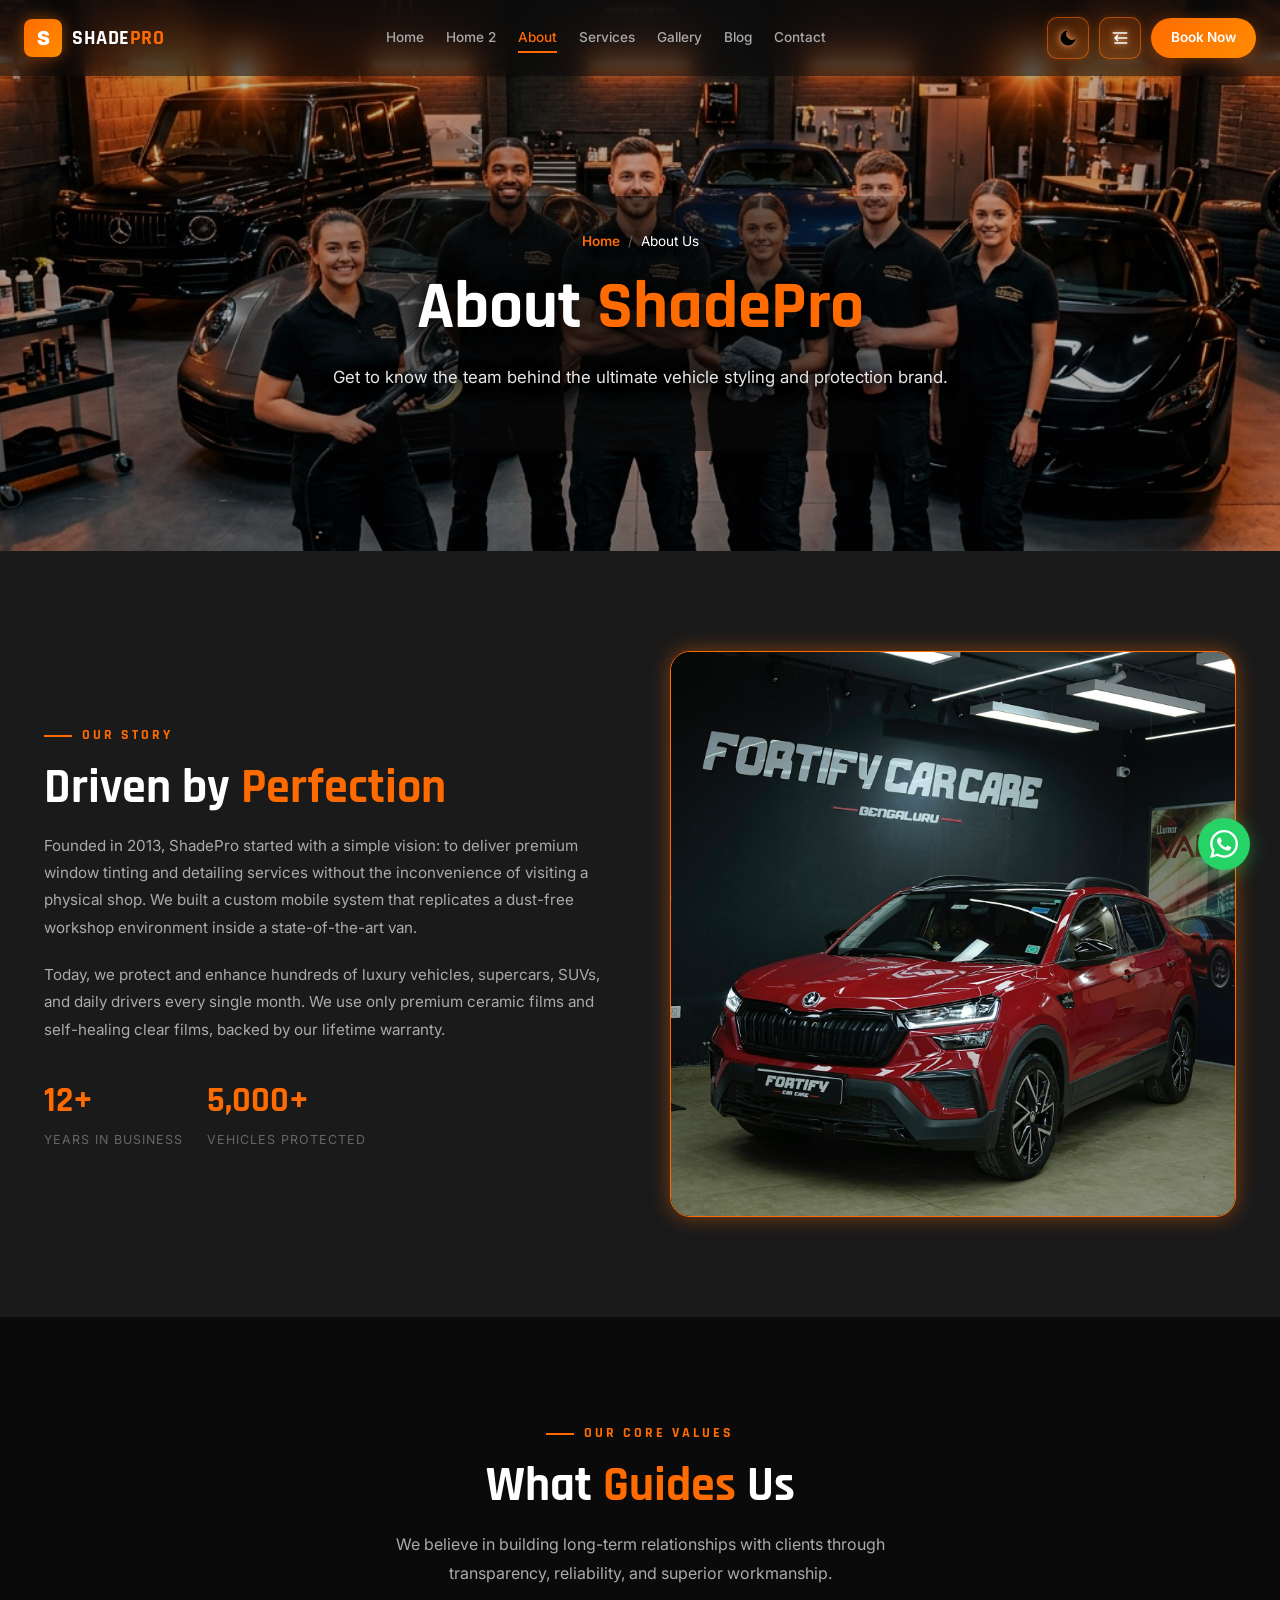
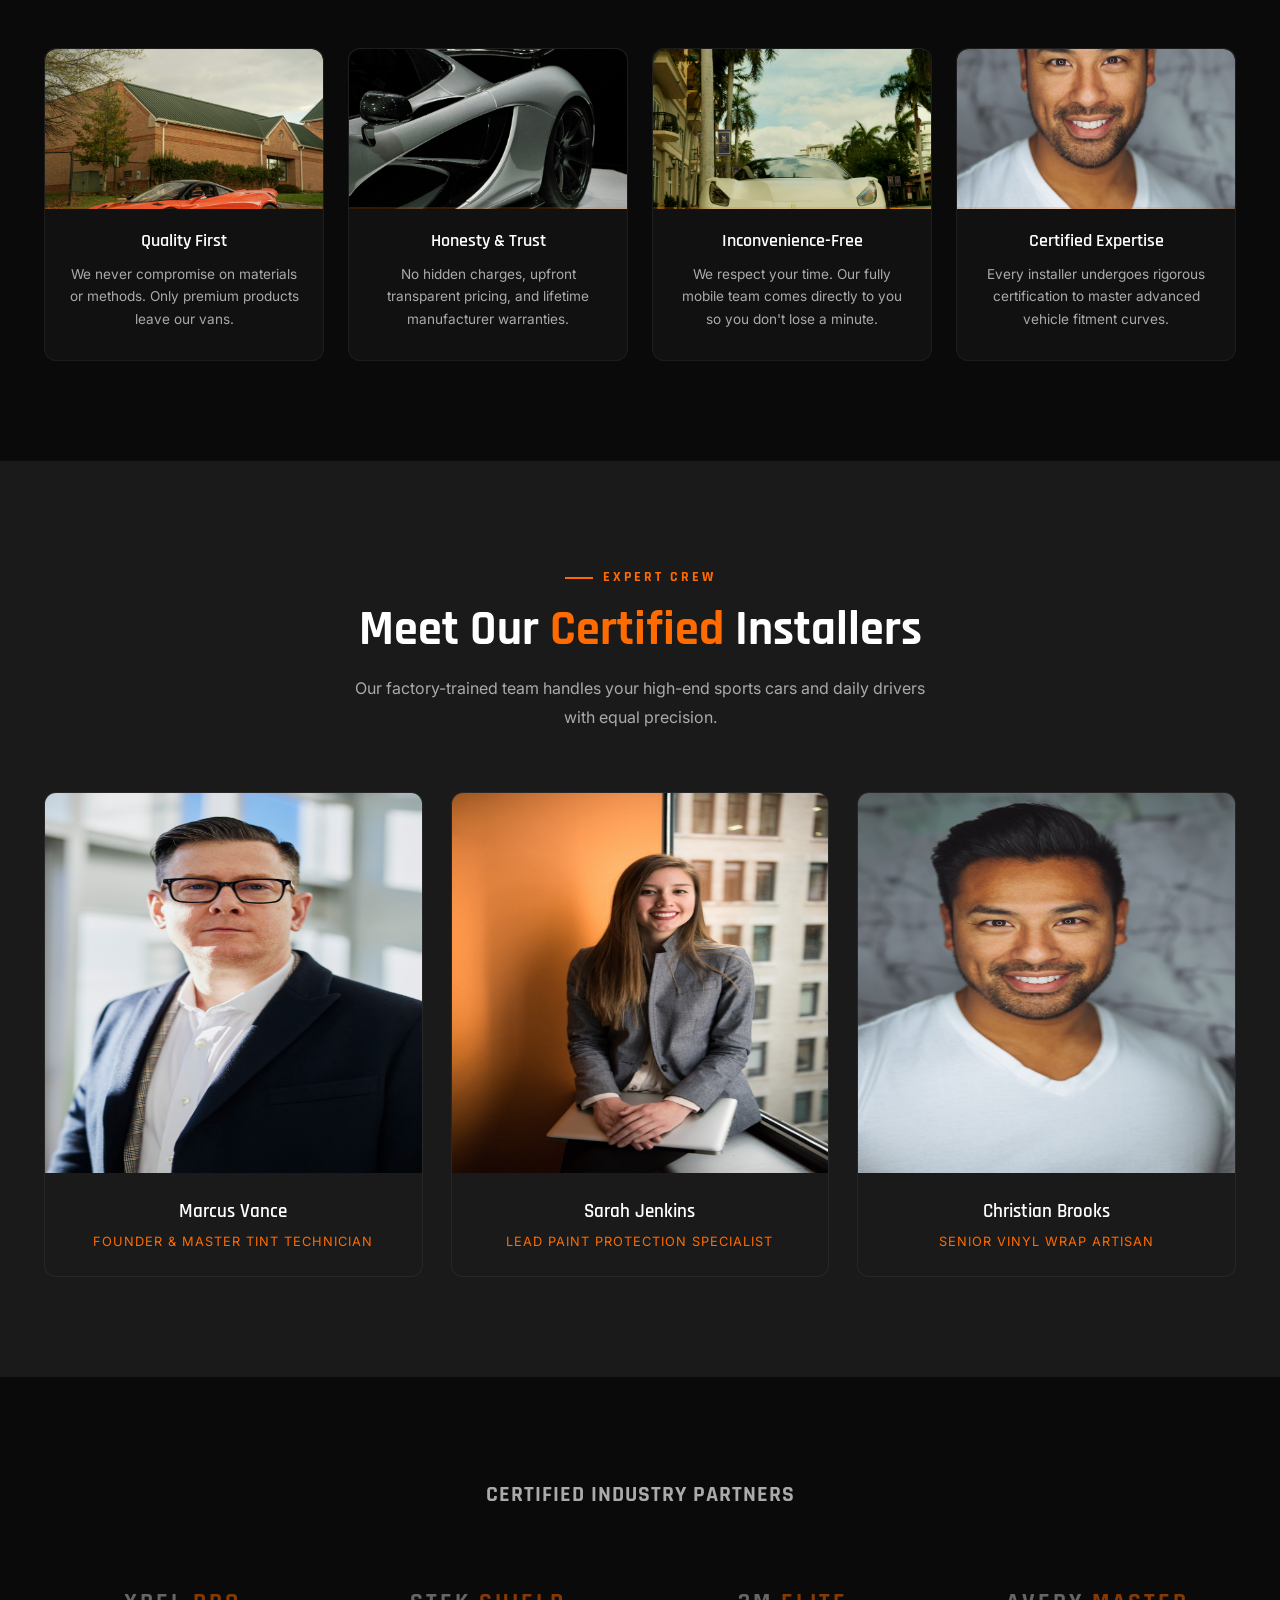
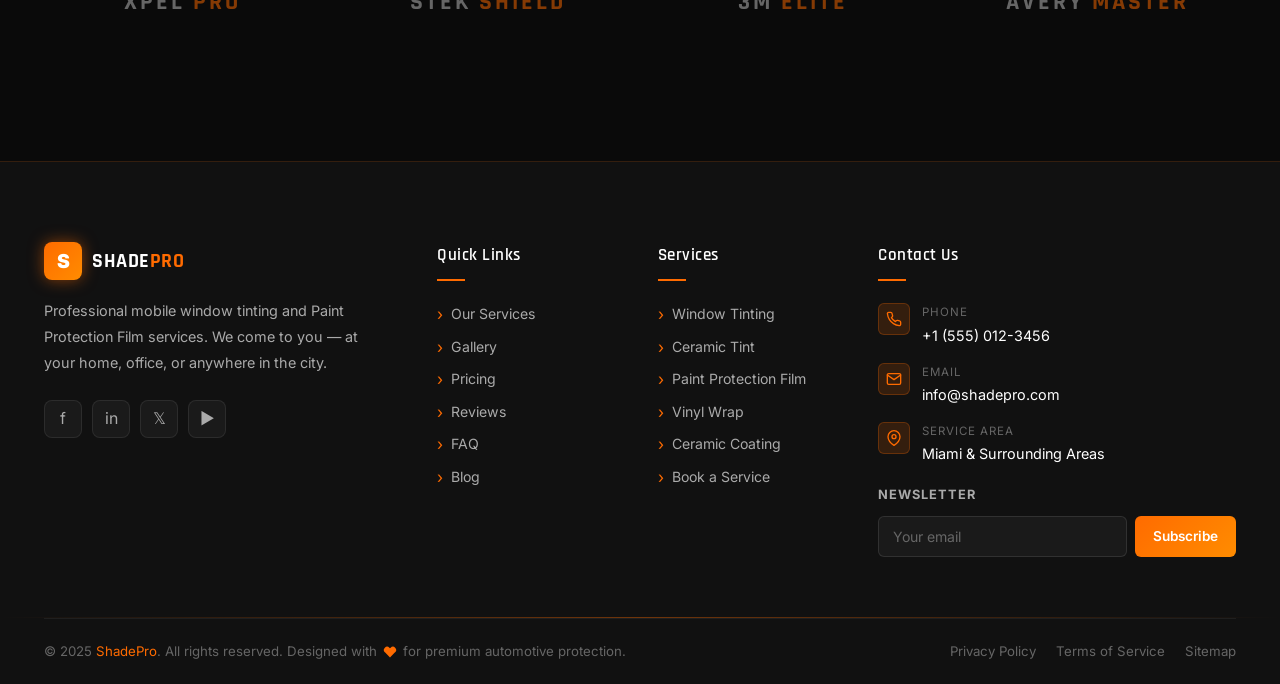
<file: about.html>
<!DOCTYPE html>
<html lang="en">
<head>
  <meta charset="UTF-8" />
  <meta name="viewport" content="width=device-width, initial-scale=1.0" />
  <title>About Us — ShadePro Premium Window Tinting & PPF</title>
  <meta name="description" content="Learn about ShadePro's team, our story, certified installers, and commitment to luxury vehicle window tinting and PPF." />
  <link rel="icon" type="image/png" href="images/favicon.png" />
  <link rel="stylesheet" href="css/global.css" />
  <link rel="stylesheet" href="css/navbar.css" />
  <link rel="stylesheet" href="css/footer.css" />
  <link rel="stylesheet" href="css/animations.css" />
  <style>
    /* ── Our Story Grid & Stats ── */
    .about-split-grid {
      display: grid;
      grid-template-columns: 1fr 1fr;
      gap: 60px;
      align-items: center;
    }
    .about-stats-flex {
      display: flex;
      gap: 24px;
      margin-top: 30px;
    }

    /* ── Team Styling ── */
    .team-grid {
      display: grid;
      grid-template-columns: repeat(3, 1fr);
      gap: 28px;
      margin-top: 40px;
    }
    .team-card {
      background: var(--black-3);
      border: 1px solid rgba(255,255,255,0.06);
      border-radius: var(--radius);
      overflow: hidden;
      transition: all var(--transition);
      text-align: center;
    }
    .team-card:hover {
      border-color: var(--orange);
      box-shadow: var(--orange-glow);
      transform: translateY(-4px);
    }
    .team-avatar-wrap {
      width: 100%;
      height: 380px;
      overflow: hidden;
      background: #222;
    }
    .team-img {
      width: 100%;
      height: 100%;
      object-fit: fill;
      transition: transform var(--transition);
    }
    .team-card:hover .team-img {
      transform: scale(1.05);
    }
    .team-info {
      padding: 24px;
    }
    .team-name {
      font-family: var(--font-head);
      font-size: 1.2rem;
      font-weight: 600;
      color: var(--white);
    }
    .team-role {
      font-size: 0.8rem;
      color: var(--orange);
      text-transform: uppercase;
      letter-spacing: 1px;
      margin-top: 4px;
    }

    /* ── Values Grid ── */
    .values-grid {
      display: grid;
      grid-template-columns: repeat(4, 1fr);
      gap: 24px;
      margin-top: 40px;
    }
    .value-card {
      background: var(--black-2);
      border: 1px solid rgba(255,255,255,0.05);
      border-radius: var(--radius);
      padding: 30px 24px;
      text-align: center;
      transition: all var(--transition);
      overflow: hidden;
    }
    .value-card:hover {
      border-color: var(--orange);
      background: rgba(255,107,0,0.02);
    }
    .value-icon {
      width: calc(100% + 48px);
      height: 160px;
      border-radius: var(--radius) var(--radius) 0 0;
      margin: -30px 0 18px -24px;
      display: block;
      background-size: cover;
      background-position: center;
      transition: all 0.4s ease;
      border-bottom: 2px solid rgba(255, 107, 0, 0.2);
    }
    .value-card:hover .value-icon {
      border-bottom-color: var(--orange);
      box-shadow: 0 4px 20px rgba(255, 107, 0, 0.15);
      transform: scale(1.02);
    }
    .value-title {
      font-family: var(--font-head);
      font-size: 1.1rem;
      font-weight: 600;
      color: var(--white);
      margin-bottom: 8px;
    }
    .value-desc {
      font-size: 0.85rem;
      color: var(--gray-400);
      line-height: 1.65;
    }

    /* ── Certifications Bar ── */
    .certs-grid {
      display: grid;
      grid-template-columns: repeat(4, 1fr);
      gap: 28px;
      align-items: center;
      justify-items: center;
      padding: 40px 0;
    }
    .cert-logo {
      font-family: var(--font-head);
      font-size: 1.5rem;
      font-weight: 700;
      color: var(--gray-600);
      letter-spacing: 3px;
      text-transform: uppercase;
      transition: color var(--transition);
    }
    .cert-logo span {
      color: var(--orange);
      opacity: 0.5;
    }
    .cert-logo:hover {
      color: var(--white);
    }
    .cert-logo:hover span {
      opacity: 1;
    }

    @media (max-width: 991px) {
      .about-split-grid {
        grid-template-columns: 1fr;
        gap: 40px;
      }
      .team-grid {
        grid-template-columns: 1fr 1fr;
      }
      .values-grid {
        grid-template-columns: 1fr 1fr;
      }
      .certs-grid {
        grid-template-columns: 1fr 1fr;
        gap: 24px;
      }
    }
    @media (max-width: 640px) {
      .team-grid {
        grid-template-columns: 1fr;
      }
      .values-grid {
        grid-template-columns: 1fr;
      }
    }
    @media (max-width: 480px) {
      .about-stats-flex {
        gap: 16px;
      }
      .cert-logo {
        font-size: 1.25rem;
        letter-spacing: 2px;
      }
    }
    @media (max-width: 360px) {
      .about-split-grid {
        gap: 30px;
      }
      .about-stats-flex {
        flex-direction: column;
        gap: 16px;
      }
      .value-card {
        padding: 20px 16px;
      }
      .team-info {
        padding: 16px;
      }
      .team-avatar-wrap {
        height: 240px;
      }
      .certs-grid {
        grid-template-columns: 1fr 1fr;
        gap: 16px;
      }
      .cert-logo {
        font-size: 1.1rem;
        letter-spacing: 1px;
      }
    }
  </style>
</head>
<body>

<!-- Nav Placeholder -->
<div id="nav-placeholder"></div>

<!-- ══ PAGE HERO ══ -->
<section class="page-hero">
  <div class="page-hero-bg" style="background-image: url('images/about_team.png');"></div>
  <div class="page-hero-overlay"></div>
  <div class="container">
    <div class="breadcrumb">
      <a href="index.html">Home</a>
      <span>/</span>
      <span style="color:var(--white);">About Us</span>
    </div>
    <h1 class="page-hero-title">About <span>ShadePro</span></h1>
    <p class="page-hero-sub">Get to know the team behind the ultimate vehicle styling and protection brand.</p>
  </div>
</section>

<!-- ══ OUR STORY ══ -->
<section class="section-alt">
  <div class="container">
    <div class="about-split-grid">
      <div class="reveal-left">
        <div class="section-label">Our Story</div>
        <h2 class="section-title">Driven by <span>Perfection</span></h2>
        <p style="color:var(--gray-400);font-size:.95rem;line-height:1.8;margin-bottom:20px;">
          Founded in 2013, ShadePro started with a simple vision: to deliver premium window tinting and detailing services without the inconvenience of visiting a physical shop. We built a custom mobile system that replicates a dust-free workshop environment inside a state-of-the-art van.
        </p>
        <p style="color:var(--gray-400);font-size:.95rem;line-height:1.8;margin-bottom:20px;">
          Today, we protect and enhance hundreds of luxury vehicles, supercars, SUVs, and daily drivers every single month. We use only premium ceramic films and self-healing clear films, backed by our lifetime warranty.
        </p>
        <div class="about-stats-flex">
          <div>
            <div style="font-family:var(--font-head);font-size:2.2rem;font-weight:700;color:var(--orange);">12+</div>
            <div style="font-size:.78rem;color:var(--gray-600);text-transform:uppercase;letter-spacing:1px;">Years in Business</div>
          </div>
          <div>
            <div style="font-family:var(--font-head);font-size:2.2rem;font-weight:700;color:var(--orange);">5,000+</div>
            <div style="font-size:.78rem;color:var(--gray-600);text-transform:uppercase;letter-spacing:1px;">Vehicles Protected</div>
          </div>
        </div>
      </div>
      <div class="reveal-right">
        <img src="images/detailing_shop.jpg" alt="ShadePro Team Workshop" style="border-radius:var(--radius-lg);box-shadow:var(--orange-glow);border:1px solid var(--orange);" loading="lazy" />
      </div>
    </div>
  </div>
</section>

<!-- ══ CORE VALUES ══ -->
<section>
  <div class="container">
    <div class="section-header centered reveal">
      <div class="section-label">Our Core Values</div>
      <h2 class="section-title">What <span>Guides</span> Us</h2>
      <p class="section-subtitle">We believe in building long-term relationships with clients through transparency, reliability, and superior workmanship.</p>
    </div>

    <div class="values-grid">
      <div class="value-card reveal">
        <span class="value-icon" style="background-image: url('images/orange_mclaren.jpg');"></span>
        <h4 class="value-title">Quality First</h4>
        <p class="value-desc">We never compromise on materials or methods. Only premium products leave our vans.</p>
      </div>
      <div class="value-card reveal" data-delay="100">
        <span class="value-icon" style="background-image: url('images/silver_sports_car.jpg');"></span>
        <h4 class="value-title">Honesty & Trust</h4>
        <p class="value-desc">No hidden charges, upfront transparent pricing, and lifetime manufacturer warranties.</p>
      </div>
      <div class="value-card reveal" data-delay="200">
        <span class="value-icon" style="background-image: url('images/miami_car.jpg');"></span>
        <h4 class="value-title">Inconvenience-Free</h4>
        <p class="value-desc">We respect your time. Our fully mobile team comes directly to you so you don't lose a minute.</p>
      </div>
      <div class="value-card reveal" data-delay="300">
        <span class="value-icon" style="background-image: url('images/team_christian.jpg');"></span>
        <h4 class="value-title">Certified Expertise</h4>
        <p class="value-desc">Every installer undergoes rigorous certification to master advanced vehicle fitment curves.</p>
      </div>
    </div>
  </div>
</section>

<!-- ══ MEET THE TEAM ══ -->
<section class="section-alt">
  <div class="container">
    <div class="section-header centered reveal">
      <div class="section-label">Expert Crew</div>
      <h2 class="section-title">Meet Our <span>Certified</span> Installers</h2>
      <p class="section-subtitle">Our factory-trained team handles your high-end sports cars and daily drivers with equal precision.</p>
    </div>

    <div class="team-grid">
      <div class="team-card reveal">
        <div class="team-avatar-wrap">
          <img src="images/team_marcus.jpg" alt="Marcus Vance" class="team-img" loading="lazy" />
        </div>
        <div class="team-info">
          <h4 class="team-name">Marcus Vance</h4>
          <p class="team-role">Founder & Master Tint Technician</p>
        </div>
      </div>

      <div class="team-card reveal" data-delay="150">
        <div class="team-avatar-wrap">
          <img src="images/team_sarah.jpg" alt="Sarah Jenkins" class="team-img" loading="lazy" />
        </div>
        <div class="team-info">
          <h4 class="team-name">Sarah Jenkins</h4>
          <p class="team-role">Lead Paint Protection Specialist</p>
        </div>
      </div>

      <div class="team-card reveal" data-delay="300">
        <div class="team-avatar-wrap">
          <img src="images/team_christian.jpg" alt="Christian Brooks" class="team-img" loading="lazy" />
        </div>
        <div class="team-info">
          <h4 class="team-name">Christian Brooks</h4>
          <p class="team-role">Senior Vinyl Wrap Artisan</p>
        </div>
      </div>
    </div>
  </div>
</section>

<!-- ══ CERTIFICATIONS ══ -->
<section>
  <div class="container">
    <h3 style="font-family:var(--font-head);font-size:1.4rem;text-align:center;color:var(--gray-400);margin-bottom:30px;letter-spacing:1px;text-transform:uppercase;">Certified Industry Partners</h3>
    <div class="certs-grid">
      <div class="cert-logo">XPEL <span>PRO</span></div>
      <div class="cert-logo">STEK <span>SHIELD</span></div>
      <div class="cert-logo">3M <span>ELITE</span></div>
      <div class="cert-logo">AVERY <span>MASTER</span></div>
    </div>
  </div>
</section>

<!-- Footer Placeholder -->
<div id="footer-placeholder"></div>

<script src="js/components.js"></script>
<script src="js/main.js"></script>
</body>
</html>
</file>
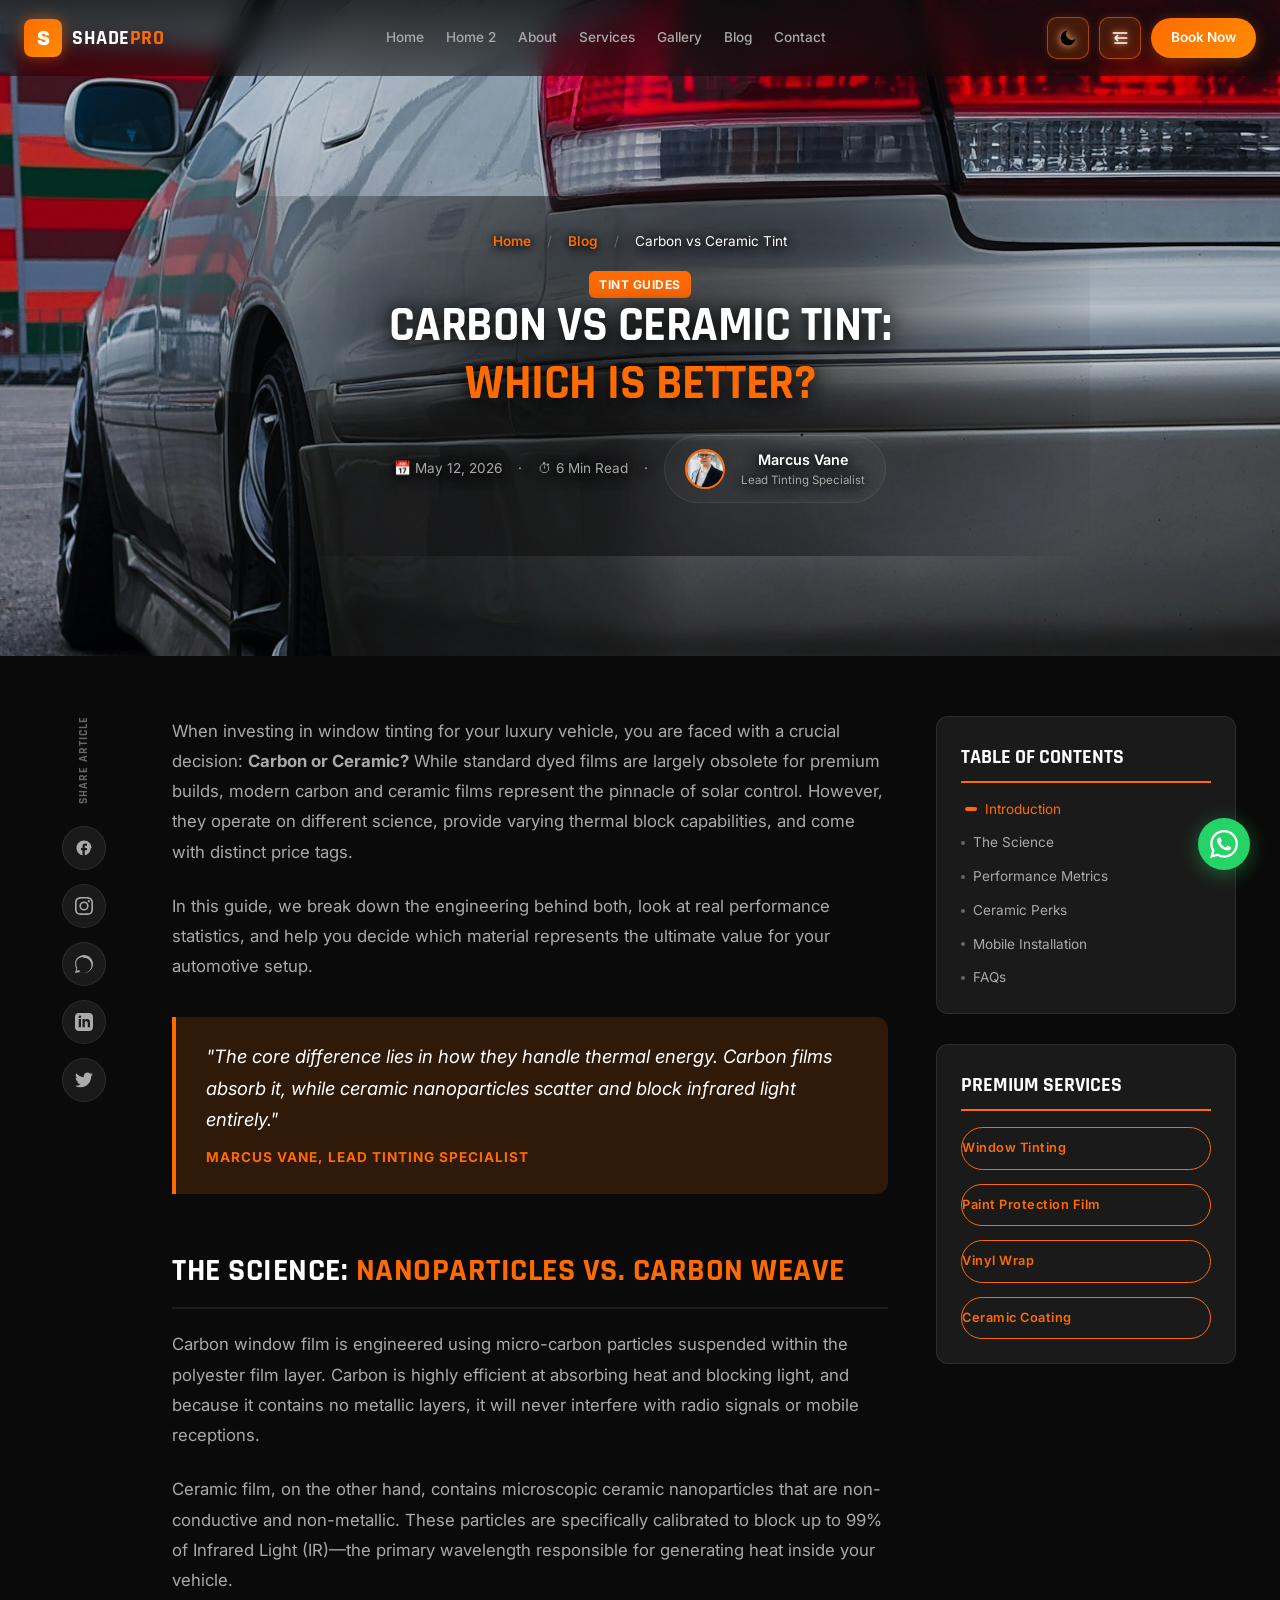
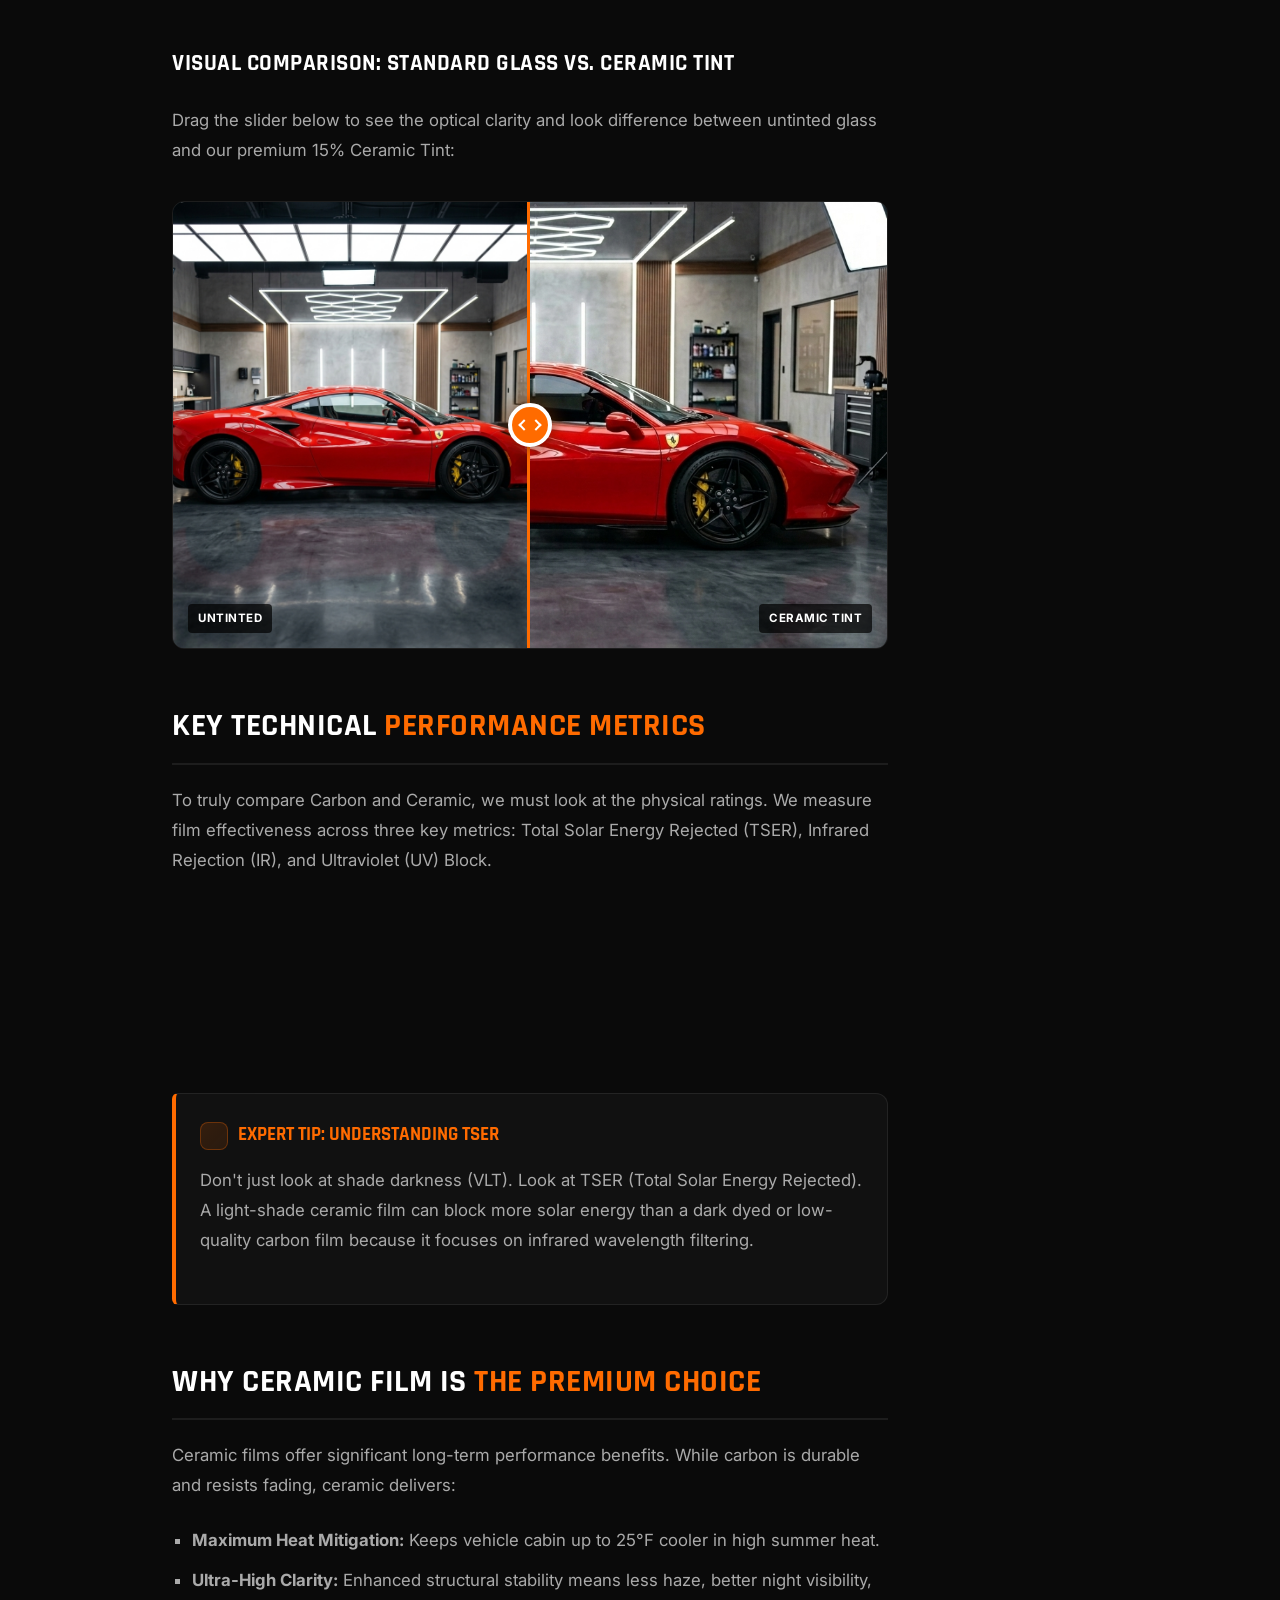
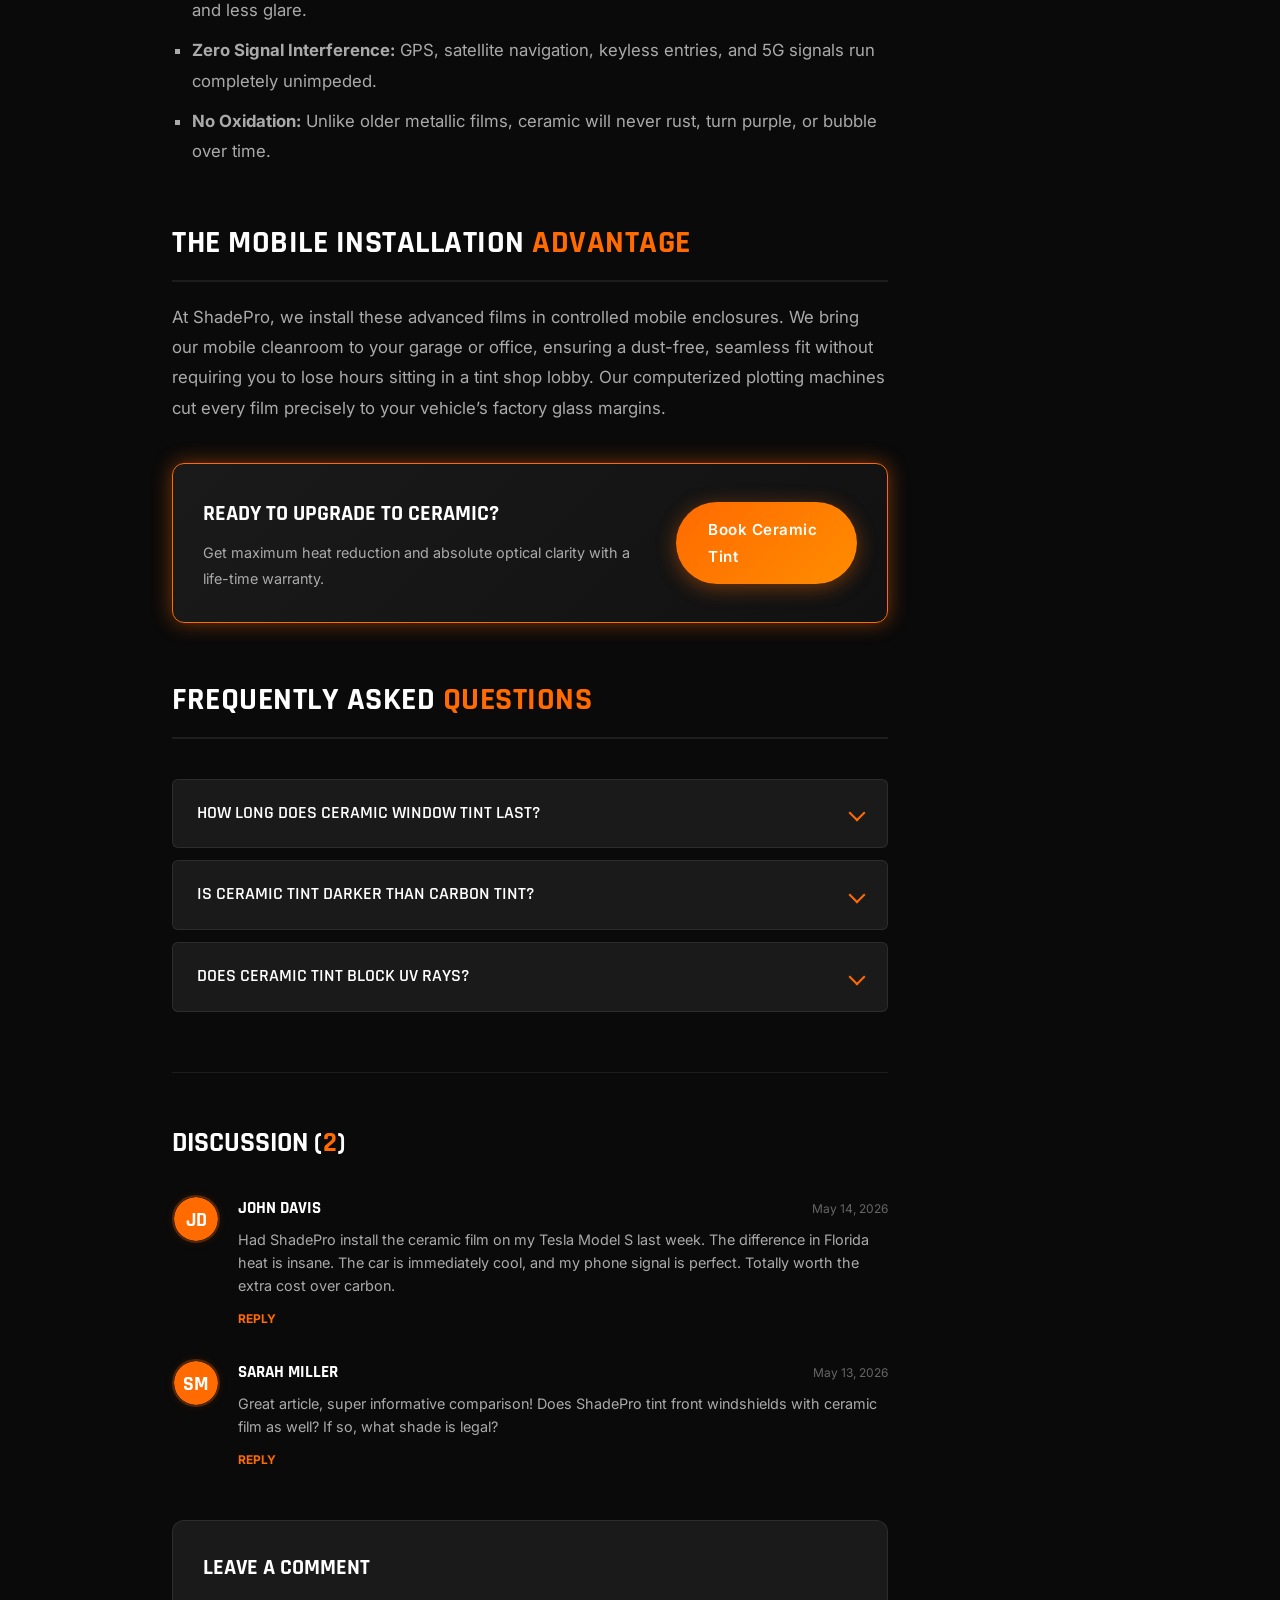
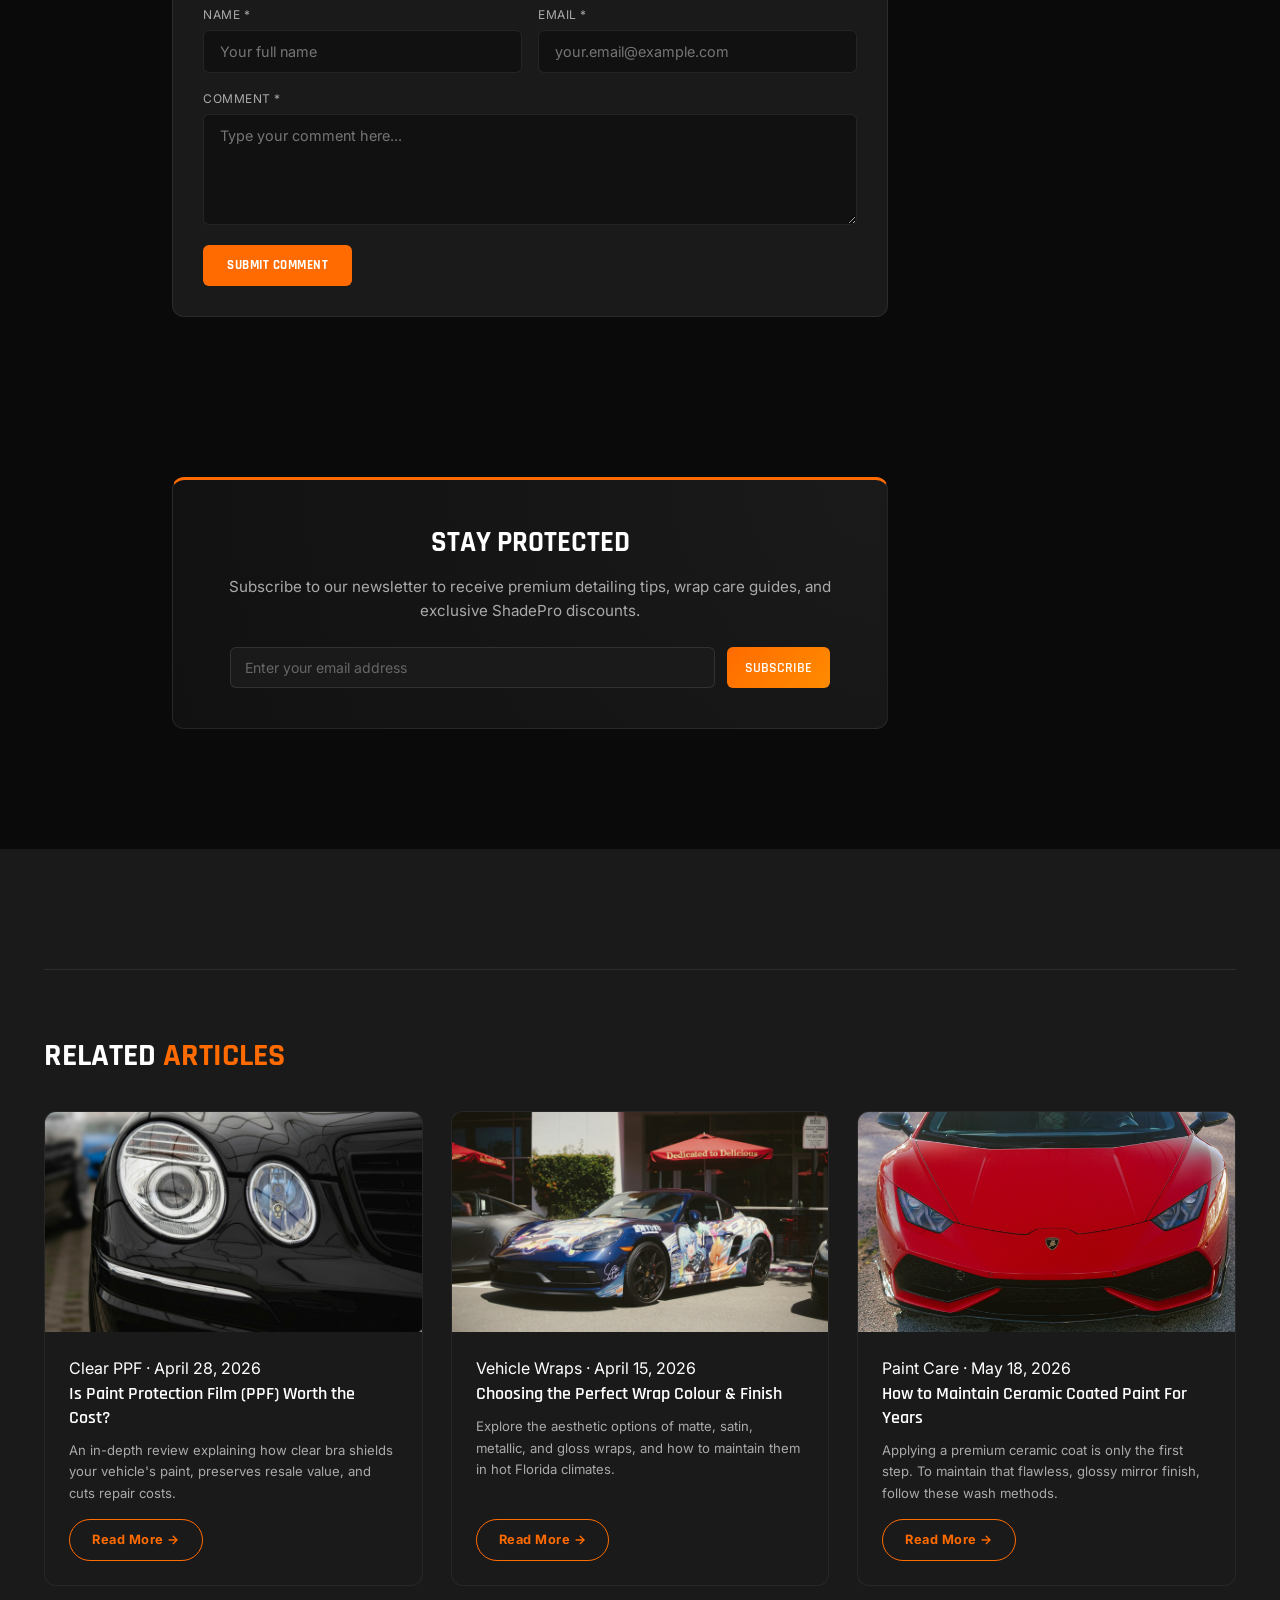
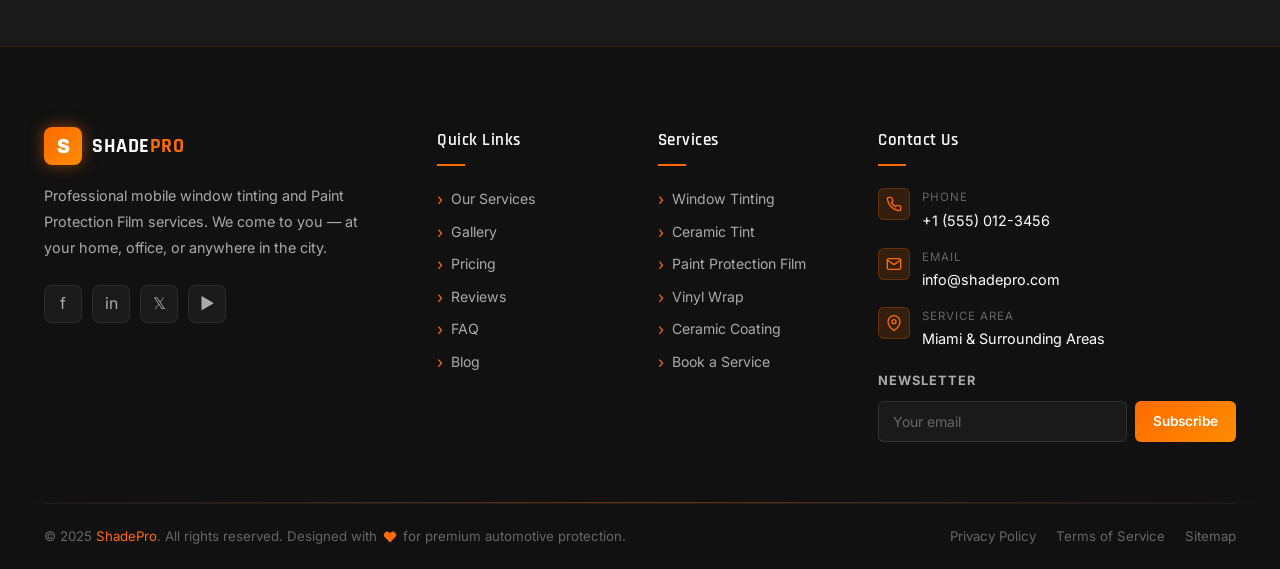
<file: blog-details-1.html>
<!DOCTYPE html>
<html lang="en">
<head>
  <meta charset="UTF-8" />
  <meta name="viewport" content="width=device-width, initial-scale=1.0" />
  <title>Carbon vs Ceramic Tint: Which is Better? — ShadePro Premium Window Tint & PPF</title>
  <meta name="description" content="An in-depth scientific comparison of Carbon vs Ceramic window film technology. Discover heat rejection, UV block, signals compatibility, and durability." />
  <link rel="icon" type="image/png" href="images/favicon.png" />
  <link rel="stylesheet" href="css/global.css" />
  <link rel="stylesheet" href="css/navbar.css" />
  <link rel="stylesheet" href="css/footer.css" />
  <link rel="stylesheet" href="css/animations.css" />
  <link rel="stylesheet" href="css/blog-details.css" />
</head>
<body>

<!-- Nav Placeholder -->
<div id="nav-placeholder"></div>

<!-- ══ ARTICLE HERO ══ -->
<section class="article-hero" style="background-image: url('images/tint_result.jpg');">
  <div class="container">
    <div class="article-hero-content">
      <div class="breadcrumb" style="margin-bottom: 20px;">
        <a href="index.html">Home</a>
        <span style="margin: 0 8px; color: var(--gray-600);">/</span>
        <a href="blog.html">Blog</a>
        <span style="margin: 0 8px; color: var(--gray-600);">/</span>
        <span style="color: var(--white);">Carbon vs Ceramic Tint</span>
      </div>
      <span class="article-category">Tint Guides</span>
      <h1 class="article-title">Carbon vs Ceramic Tint: <span>Which is Better?</span></h1>
      
      <div class="article-hero-meta">
        <span>📅 May 12, 2026</span>
        <span>·</span>
        <span>⏱ 6 Min Read</span>
        <span>·</span>
        <div class="article-author-card">
          <img src="images/team_marcus.jpg" alt="Marcus Vane" class="author-img" />
          <div class="author-info-text">
            <span class="author-name">Marcus Vane</span>
            <span class="author-title">Lead Tinting Specialist</span>
          </div>
        </div>
      </div>
    </div>
  </div>
</section>

<!-- ══ MAIN ARTICLE CONTAINER ══ -->
<div class="container">
  <div class="article-container">
    
    <!-- STICKY SHARE SIDEBAR -->
    <aside class="social-share-sidebar">
      <span class="share-label">Share Article</span>
      <a href="#" class="share-btn" aria-label="Share on Facebook">
        <svg viewBox="0 0 24 24"><path d="M22 12c0-5.52-4.48-10-10-10S2 6.48 2 12c0 4.84 3.44 8.87 8 9.8V15H8v-3h2V9.5C10 7.57 11.57 6 13.5 6H16v3h-2c-.55 0-1 .45-1 1v2h3v3h-3v6.8c4.56-.93 8-4.96 8-9.8z"/></svg>
      </a>
      <a href="#" class="share-btn" aria-label="Share on Instagram">
        <svg viewBox="0 0 24 24"><path d="M12 2.163c3.204 0 3.584.012 4.85.07 3.252.148 4.771 1.691 4.919 4.919.058 1.265.069 1.645.069 4.849 0 3.205-.012 3.584-.069 4.849-.149 3.225-1.664 4.771-4.919 4.919-1.266.058-1.644.07-4.85.07-3.204 0-3.584-.012-4.849-.07-3.26-.149-4.771-1.699-4.919-4.92-.058-1.265-.07-1.644-.07-4.849 0-3.204.013-3.583.07-4.849.149-3.227 1.664-4.771 4.919-4.919 1.266-.057 1.645-.069 4.849-.069zM12 0C8.741 0 8.333.014 7.053.072 2.695.272.273 2.69.073 7.051.014 8.333 0 8.741 0 12c0 3.259.014 3.668.072 4.948.2 4.358 2.618 6.78 6.98 6.98 1.281.058 1.689.072 4.948.072 3.259 0 3.668-.014 4.948-.072 4.354-.2 6.782-2.618 6.979-6.98.059-1.28.073-1.689.073-4.948 0-3.259-.014-3.667-.072-4.947-.196-4.354-2.617-6.78-6.979-6.98C15.668.014 15.259 0 12 0zm0 5.838a6.162 6.162 0 1 0 0 12.324 6.162 6.162 0 0 0 0-12.324zM12 16a4 4 0 1 1 0-8 4 4 0 0 1 0 8zm6.406-11.845a1.44 1.44 0 1 0 0 2.881 1.44 1.44 0 0 0 0-2.881z"/></svg>
      </a>
      <a href="#" class="share-btn" aria-label="Share on WhatsApp">
        <svg viewBox="0 0 24 24"><path d="M.057 24l1.687-6.163c-1.041-1.804-1.588-3.849-1.587-5.946C.06 5.348 5.397.01 12.008.01c3.202.001 6.212 1.249 8.477 3.518 2.266 2.268 3.507 5.28 3.505 8.484-.004 6.657-5.34 11.997-11.953 11.997-2.005-.001-3.973-.502-5.717-1.456L0 24zm6.304-1.655l.361.214a9.878 9.878 0 0 0 5.035 1.385c5.626 0 10.201-4.576 10.204-10.203.002-2.727-1.053-5.291-2.971-7.21-1.919-1.92-4.478-2.978-7.21-2.98C6.129 1.55 1.554 6.126 1.55 11.754c-.001 1.78.463 3.52 1.34 5.061l.235.411-.998 3.648 3.73-.979z"/></svg>
      </a>
      <a href="#" class="share-btn" aria-label="Share on LinkedIn">
        <svg viewBox="0 0 24 24"><path d="M19 0h-14c-2.761 0-5 2.239-5 5v14c0 2.761 2.239 5 5 5h14c2.762 0 5-2.239 5-5v-14c0-2.761-2.238-5-5-5zm-11 19h-3v-11h3v11zm-1.5-12.268c-.966 0-1.75-.779-1.75-1.75s.784-1.75 1.75-1.75 1.75.779 1.75 1.75-.784 1.75-1.75 1.75zm13.5 12.268h-3v-5.604c0-3.368-4-3.113-4 0v5.604h-3v-11h3v1.765c1.396-2.586 7-2.777 7 2.476v6.759z"/></svg>
      </a>
      <a href="#" class="share-btn" aria-label="Share on Twitter">
        <svg viewBox="0 0 24 24"><path d="M23.953 4.57a10 10 0 01-2.825.775 4.958 4.958 0 002.163-2.723c-.951.555-2.005.959-3.127 1.184a4.92 4.92 0 00-8.384 4.482C7.69 8.095 4.067 6.13 1.64 3.162a4.822 4.822 0 00-.666 2.475c0 1.71.87 3.213 2.188 4.096a4.904 4.904 0 01-2.228-.616v.06a4.923 4.923 0 003.946 4.827 4.996 4.996 0 01-2.212.085 4.936 4.936 0 004.604 3.417 9.867 9.867 0 01-6.102 2.105c-.39 0-.779-.023-1.17-.067a13.995 13.995 0 007.557 2.209c9.053 0 13.998-7.496 13.998-13.985 0-.21 0-.42-.015-.63A9.935 9.935 0 0024 4.59z"/></svg>
      </a>
    </aside>

    <!-- MAIN BODY CONTENT -->
    <main class="article-body-col">
      <div class="article-content">
        
        <!-- Intro -->
        <p id="intro" class="reveal">
          When investing in window tinting for your luxury vehicle, you are faced with a crucial decision: <strong>Carbon or Ceramic?</strong> While standard dyed films are largely obsolete for premium builds, modern carbon and ceramic films represent the pinnacle of solar control. However, they operate on different science, provide varying thermal block capabilities, and come with distinct price tags.
        </p>
        <p class="reveal">
          In this guide, we break down the engineering behind both, look at real performance statistics, and help you decide which material represents the ultimate value for your automotive setup.
        </p>

        <!-- Quote -->
        <blockquote class="highlight-quote reveal">
          <p>"The core difference lies in how they handle thermal energy. Carbon films absorb it, while ceramic nanoparticles scatter and block infrared light entirely."</p>
          <cite>Marcus Vane, Lead Tinting Specialist</cite>
        </blockquote>

        <!-- Heading 1 -->
        <h2 id="science">The Science: <span>Nanoparticles vs. Carbon Weave</span></h2>
        <p class="reveal">
          Carbon window film is engineered using micro-carbon particles suspended within the polyester film layer. Carbon is highly efficient at absorbing heat and blocking light, and because it contains no metallic layers, it will never interfere with radio signals or mobile receptions.
        </p>
        <p class="reveal">
          Ceramic film, on the other hand, contains microscopic ceramic nanoparticles that are non-conductive and non-metallic. These particles are specifically calibrated to block up to 99% of Infrared Light (IR)—the primary wavelength responsible for generating heat inside your vehicle.
        </p>

        <!-- Interactive Before/After Slider -->
        <h3 class="reveal">Visual Comparison: Standard Glass vs. Ceramic Tint</h3>
        <p class="reveal">Drag the slider below to see the optical clarity and look difference between untinted glass and our premium 15% Ceramic Tint:</p>
        
        <div class="before-after-container reveal">
          <!-- Background: After (Tinted) -->
          <img src="images/ferrari_tint.png" alt="15 Percent Ceramic Tinted Side Windows" class="before-after-img" />
          
          <!-- Overlay: Before (Clear) -->
          <div class="before-after-overlay">
            <img src="images/ferrari_clear.png" alt="Clear Factory Glass Untinted" />
          </div>
          
          <!-- Handle & Input -->
          <div class="before-after-handle"></div>
          <input type="range" min="0" max="100" value="50" class="before-after-slider-input" aria-label="Before after image comparison slider" />
          
          <!-- Labels -->
          <span class="before-after-label label-before">Untinted</span>
          <span class="before-after-label label-after">Ceramic Tint</span>
        </div>

        <!-- Heading 2 -->
        <h2 id="differences">Key Technical <span>Performance Metrics</span></h2>
        <p class="reveal">
          To truly compare Carbon and Ceramic, we must look at the physical ratings. We measure film effectiveness across three key metrics: Total Solar Energy Rejected (TSER), Infrared Rejection (IR), and Ultraviolet (UV) Block.
        </p>
        
        <!-- Stats Grid -->
        <div class="article-stats-grid reveal" data-stagger>
          <div class="article-stat-card">
            <div class="article-stat-num" data-count="99" data-suffix="%">0%</div>
            <div class="article-stat-label">Infrared Heat Blocked</div>
          </div>
          <div class="article-stat-card">
            <div class="article-stat-num" data-count="99" data-suffix=".9%">0%</div>
            <div class="article-stat-label">UV Radiation Shield</div>
          </div>
          <div class="article-stat-card">
            <div class="article-stat-num" data-count="100" data-suffix="%">0%</div>
            <div class="article-stat-label">Signal Compatibility</div>
          </div>
        </div>

        <!-- Tip Box -->
        <div class="tip-card reveal">
          <div class="tip-card-title"><span class="tip-icon"></span><span>Expert Tip: Understanding TSER</span></div>
          <p>Don't just look at shade darkness (VLT). Look at TSER (Total Solar Energy Rejected). A light-shade ceramic film can block more solar energy than a dark dyed or low-quality carbon film because it focuses on infrared wavelength filtering.</p>
        </div>

        <!-- Heading 3 -->
        <h2 id="ceramic-perks">Why Ceramic Film is <span>The Premium Choice</span></h2>
        <p class="reveal">
          Ceramic films offer significant long-term performance benefits. While carbon is durable and resists fading, ceramic delivers:
        </p>
        <ul style="margin-left: 20px; margin-bottom: 24px; list-style-type: square; color: var(--gray-400);">
          <li style="margin-bottom: 10px;"><strong>Maximum Heat Mitigation:</strong> Keeps vehicle cabin up to 25°F cooler in high summer heat.</li>
          <li style="margin-bottom: 10px;"><strong>Ultra-High Clarity:</strong> Enhanced structural stability means less haze, better night visibility, and less glare.</li>
          <li style="margin-bottom: 10px;"><strong>Zero Signal Interference:</strong> GPS, satellite navigation, keyless entries, and 5G signals run completely unimpeded.</li>
          <li style="margin-bottom: 10px;"><strong>No Oxidation:</strong> Unlike older metallic films, ceramic will never rust, turn purple, or bubble over time.</li>
        </ul>

        <!-- Heading 4 -->
        <h2 id="mobile-tinting">The Mobile Installation <span>Advantage</span></h2>
        <p class="reveal">
          At ShadePro, we install these advanced films in controlled mobile enclosures. We bring our mobile cleanroom to your garage or office, ensuring a dust-free, seamless fit without requiring you to lose hours sitting in a tint shop lobby. Our computerized plotting machines cut every film precisely to your vehicle’s factory glass margins.
        </p>

        <!-- Recommendation Banner -->
        <div class="premium-cta-box reveal">
          <div class="premium-cta-text">
            <h4>Ready to Upgrade to Ceramic?</h4>
            <p>Get maximum heat reduction and absolute optical clarity with a life-time warranty.</p>
          </div>
          <a href="booking.html" class="btn btn-primary">Book Ceramic Tint</a>
        </div>

        <!-- FAQs Accordion -->
        <h2 id="faq">Frequently Asked <span>Questions</span></h2>
        <div class="article-faq reveal">
          
          <div class="faq-accord-item">
            <div class="faq-accord-header">
              <span class="faq-accord-question">How long does ceramic window tint last?</span>
              <div class="faq-accord-icon"></div>
            </div>
            <div class="faq-accord-content">
              <p>Ceramic window tint is extremely durable. Because it does not contain dye or metal, it will not fade, change color, or peel over time. At ShadePro, all of our premium ceramic installations come with a Lifetime Nationwide Warranty covering bubbling, peeling, cracking, and color changes.</p>
            </div>
          </div>

          <div class="faq-accord-item">
            <div class="faq-accord-header">
              <span class="faq-accord-question">Is ceramic tint darker than carbon tint?</span>
              <div class="faq-accord-icon"></div>
            </div>
            <div class="faq-accord-content">
              <p>No. Window tint darkness is measured in Visible Light Transmission (VLT). Both carbon and ceramic films are available in identical shades (ranging from a dark 5% limo tint to a nearly transparent 70% windshield film). The difference is that a light 70% ceramic film will block more heat than a dark 5% carbon film.</p>
            </div>
          </div>

          <div class="faq-accord-item">
            <div class="faq-accord-header">
              <span class="faq-accord-question">Does ceramic tint block UV rays?</span>
              <div class="faq-accord-icon"></div>
            </div>
            <div class="faq-accord-content">
              <p>Yes. Our premium ceramic films block 99.9% of harmful Ultraviolet (UV-A and UV-B) rays. This serves to protect both your skin from solar exposure and your vehicle's interior leather, dashboard, and plastics from cracking and fading.</p>
            </div>
          </div>

        </div>

      </div>

      <!-- COMMENTS SECTION -->
      <section class="comments-section reveal">
        <h3 class="comments-title">Discussion (<span>2</span>)</h3>
        
        <div class="comment-list" id="blogCommentList">
          <!-- Comment 1 -->
          <div class="comment-item">
            <svg class="comment-avatar" viewBox="0 0 100 100" xmlns="http://www.w3.org/2000/svg">
    <circle cx="50" cy="50" r="50" fill="#ff6b00"/>
    <text x="50%" y="65%" font-family="var(--font-head)" font-size="45" fill="white" font-weight="bold" text-anchor="middle">JD</text>
            </svg>
            <div class="comment-content">
              <div class="comment-meta">
                <span class="comment-author-name">John Davis</span>
                <span class="comment-date">May 14, 2026</span>
              </div>
              <p class="comment-text">Had ShadePro install the ceramic film on my Tesla Model S last week. The difference in Florida heat is insane. The car is immediately cool, and my phone signal is perfect. Totally worth the extra cost over carbon.</p>
              <button class="comment-reply-btn">Reply</button>
            </div>
          </div>

          <!-- Comment 2 -->
          <div class="comment-item">
            <svg class="comment-avatar" viewBox="0 0 100 100" xmlns="http://www.w3.org/2000/svg">
    <circle cx="50" cy="50" r="50" fill="#ff6b00"/>
    <text x="50%" y="65%" font-family="var(--font-head)" font-size="45" fill="white" font-weight="bold" text-anchor="middle">SM</text>
            </svg>
            <div class="comment-content">
              <div class="comment-meta">
                <span class="comment-author-name">Sarah Miller</span>
                <span class="comment-date">May 13, 2026</span>
              </div>
              <p class="comment-text">Great article, super informative comparison! Does ShadePro tint front windshields with ceramic film as well? If so, what shade is legal?</p>
              <button class="comment-reply-btn">Reply</button>
            </div>
          </div>
        </div>

        <!-- Comment Form -->
        <div class="comment-form-wrapper">
          <h4 class="comment-form-title">Leave a Comment</h4>
          <form id="blogCommentForm" onsubmit="return false;">
            <div class="comment-form-grid">
              <div class="comment-form-group">
                <label for="commentName">Name *</label>
                <input type="text" id="commentName" class="comment-input" required placeholder="Your full name" />
              </div>
              <div class="comment-form-group">
                <label for="commentEmail">Email *</label>
                <input type="email" id="commentEmail" class="comment-input" required placeholder="your.email@example.com" />
              </div>
            </div>
            <div class="comment-form-group" style="margin-bottom: 20px;">
              <label for="commentText">Comment *</label>
              <textarea id="commentText" class="comment-input" rows="5" required placeholder="Type your comment here..."></textarea>
            </div>
            <button type="submit" class="comment-form-submit">Submit Comment</button>
          </form>
        </div>
      </section>

      <!-- PREMIUM NEWSLETTER BOX -->
      <section class="article-newsletter reveal">
        <h3 class="newsletter-box-title">Stay Protected</h3>
        <p class="newsletter-box-sub">Subscribe to our newsletter to receive premium detailing tips, wrap care guides, and exclusive ShadePro discounts.</p>
        <form class="newsletter-box-form newsletter-form" onsubmit="return false;">
          <input type="email" class="newsletter-box-input" placeholder="Enter your email address" required aria-label="Email Address" />
          <button type="submit" class="newsletter-box-btn">Subscribe</button>
        </form>
      </section>

    </main>

    <!-- RIGHT SIDEBAR (TOC + WIDGETS) -->
    <aside class="article-sidebar-col">
      <div class="sidebar-widget">
        <h4 class="widget-title">Table of Contents</h4>
        <nav class="toc-list">
          <a href="#intro" class="toc-link active">Introduction</a>
          <a href="#science" class="toc-link">The Science</a>
          <a href="#differences" class="toc-link">Performance Metrics</a>
          <a href="#ceramic-perks" class="toc-link">Ceramic Perks</a>
          <a href="#mobile-tinting" class="toc-link">Mobile Installation</a>
          <a href="#faq" class="toc-link">FAQs</a>
        </nav>
      </div>

      <div class="sidebar-widget">
        <h4 class="widget-title">Premium Services</h4>
        <div style="display: flex; flex-direction: column; gap: 14px;">
          <a href="services.html" class="btn btn-outline" style="text-align: center; font-size: 0.8rem; padding: 10px 0;">Window Tinting</a>
          <a href="services.html" class="btn btn-outline" style="text-align: center; font-size: 0.8rem; padding: 10px 0;">Paint Protection Film</a>
          <a href="services.html" class="btn btn-outline" style="text-align: center; font-size: 0.8rem; padding: 10px 0;">Vinyl Wrap</a>
          <a href="services.html" class="btn btn-outline" style="text-align: center; font-size: 0.8rem; padding: 10px 0;">Ceramic Coating</a>
        </div>
      </div>
    </aside>

  </div>
</div>

<!-- ══ RELATED ARTICLES SECTION ══ -->
<section class="section-alt" style="padding: 60px 0;">
  <div class="container">
    <div class="related-articles">
      <h3 class="related-title">Related <span>Articles</span></h3>
      
      <div style="display: grid; grid-template-columns: repeat(auto-fit, minmax(280px, 1fr)); gap: 28px;">
        <!-- Card 1 -->
        <div class="blog-card reveal">
          <div class="blog-img-wrap">
            <img src="images/black_mercedes.jpg" alt="Paint Protection Film Installation" class="blog-img" />
          </div>
          <div class="blog-content">
            <div class="post-meta-wrap">
              <span class="post-meta-tag">Clear PPF</span>
              <span>·</span>
              <span>April 28, 2026</span>
            </div>
            <h4 class="blog-title" style="font-size: 1.15rem; margin-bottom: 10px;">Is Paint Protection Film (PPF) Worth the Cost?</h4>
            <p class="blog-excerpt" style="font-size: 0.82rem; margin-bottom: 14px; min-height: 50px;">An in-depth review explaining how clear bra shields your vehicle's paint, preserves resale value, and cuts repair costs.</p>
            <a href="blog-details-2.html" class="read-more-link" style="font-size: 0.8rem;">Read More →</a>
          </div>
        </div>

        <!-- Card 2 -->
        <div class="blog-card reveal">
          <div class="blog-img-wrap">
            <img src="images/vinyl_wrap_porsche.jpg" alt="Vinyl wrapping vehicle" class="blog-img" />
          </div>
          <div class="blog-content">
            <div class="post-meta-wrap">
              <span class="post-meta-tag">Vehicle Wraps</span>
              <span>·</span>
              <span>April 15, 2026</span>
            </div>
            <h4 class="blog-title" style="font-size: 1.15rem; margin-bottom: 10px;">Choosing the Perfect Wrap Colour & Finish</h4>
            <p class="blog-excerpt" style="font-size: 0.82rem; margin-bottom: 14px; min-height: 50px;">Explore the aesthetic options of matte, satin, metallic, and gloss wraps, and how to maintain them in hot Florida climates.</p>
            <a href="blog-details-3.html" class="read-more-link" style="font-size: 0.8rem;">Read More →</a>
          </div>
        </div>

        <!-- Card 3 -->
        <div class="blog-card reveal">
          <div class="blog-img-wrap">
            <img src="images/red_lambo.jpg" alt="Hydrophobic Ceramic Coating" class="blog-img" />
          </div>
          <div class="blog-content">
            <div class="post-meta-wrap">
              <span class="post-meta-tag">Paint Care</span>
              <span>·</span>
              <span>May 18, 2026</span>
            </div>
            <h4 class="blog-title" style="font-size: 1.15rem; margin-bottom: 10px;">How to Maintain Ceramic Coated Paint For Years</h4>
            <p class="blog-excerpt" style="font-size: 0.82rem; margin-bottom: 14px; min-height: 50px;">Applying a premium ceramic coat is only the first step. To maintain that flawless, glossy mirror finish, follow these wash methods.</p>
            <a href="blog-details-4.html" class="read-more-link" style="font-size: 0.8rem;">Read More →</a>
          </div>
        </div>
      </div>

    </div>
  </div>
</section>

<!-- Footer Placeholder -->
<div id="footer-placeholder"></div>

<script src="js/components.js"></script>
<script src="js/main.js"></script>
<script>
document.addEventListener('DOMContentLoaded', () => {
  // Before/After Slider Control
  document.querySelectorAll('.before-after-slider-input').forEach(input => {
    input.addEventListener('input', (e) => {
      const container = e.target.closest('.before-after-container');
      const overlay = container.querySelector('.before-after-overlay');
      const handle = container.querySelector('.before-after-handle');
      const percentage = e.target.value;
      overlay.style.width = `${percentage}%`;
      handle.style.left = `${percentage}%`;
    });
  });

  // FAQ Accordion Toggle
  document.querySelectorAll('.faq-accord-header').forEach(header => {
    header.addEventListener('click', () => {
      const item = header.closest('.faq-accord-item');
      const isActive = item.classList.contains('active');
      
      // Close other items
      document.querySelectorAll('.faq-accord-item').forEach(i => {
        i.classList.remove('active');
        i.querySelector('.faq-accord-content').style.maxHeight = '0px';
      });
      
      if (!isActive) {
        item.classList.add('active');
        const content = item.querySelector('.faq-accord-content');
        content.style.maxHeight = content.scrollHeight + 'px';
      }
    });
  });

  // Table of Contents Smooth Scroll & Active Indicator
  const tocLinks = document.querySelectorAll('.toc-link');
  const headings = document.querySelectorAll('.article-content h2, .article-content h3');

  window.addEventListener('scroll', () => {
    let currentActive = 'intro';
    headings.forEach(heading => {
      const top = heading.getBoundingClientRect().top;
      if (top < 120) {
        currentActive = heading.getAttribute('id');
      }
    });
    
    tocLinks.forEach(link => {
      link.classList.remove('active');
      const href = link.getAttribute('href').substring(1);
      if (href === currentActive) {
        link.classList.add('active');
      }
    });
  }, { passive: true });

  // Dynamic Comments Submission
  const commentForm = document.getElementById('blogCommentForm');
  const commentList = document.getElementById('blogCommentList');
  if (commentForm && commentList) {
    commentForm.addEventListener('submit', (e) => {
      e.preventDefault();
      const name = document.getElementById('commentName').value.trim();
      const email = document.getElementById('commentEmail').value.trim();
      const text = document.getElementById('commentText').value.trim();
      
      if (!name || !text) return;
      
      // Extract initials
      const initials = name.split(' ').map(n => n[0]).join('').substring(0, 2).toUpperCase();
      
      // Create new comment element
      const commentItem = document.createElement('div');
      commentItem.className = 'comment-item reveal active';
      commentItem.innerHTML = `
        <svg class="comment-avatar" viewBox="0 0 100 100" xmlns="http://www.w3.org/2000/svg">
      <circle cx="50" cy="50" r="50" fill="#ff6b00"/>
                <text x="50%" y="65%" font-family="var(--font-head)" font-size="45" fill="white" font-weight="bold" text-anchor="middle">${initials}</text>
        </svg>
        <div class="comment-content">
          <div class="comment-meta">
            <span class="comment-author-name">${name}</span>
            <span class="comment-date">Just Now</span>
          </div>
          <p class="comment-text">${text}</p>
          <button class="comment-reply-btn">Reply</button>
        </div>
      `;
      
      // Prepend to list
      commentList.insertBefore(commentItem, commentList.firstChild);
      
      // Reset form
      commentForm.reset();
    });
  }
});
</script>
</body>
</html>
</file>
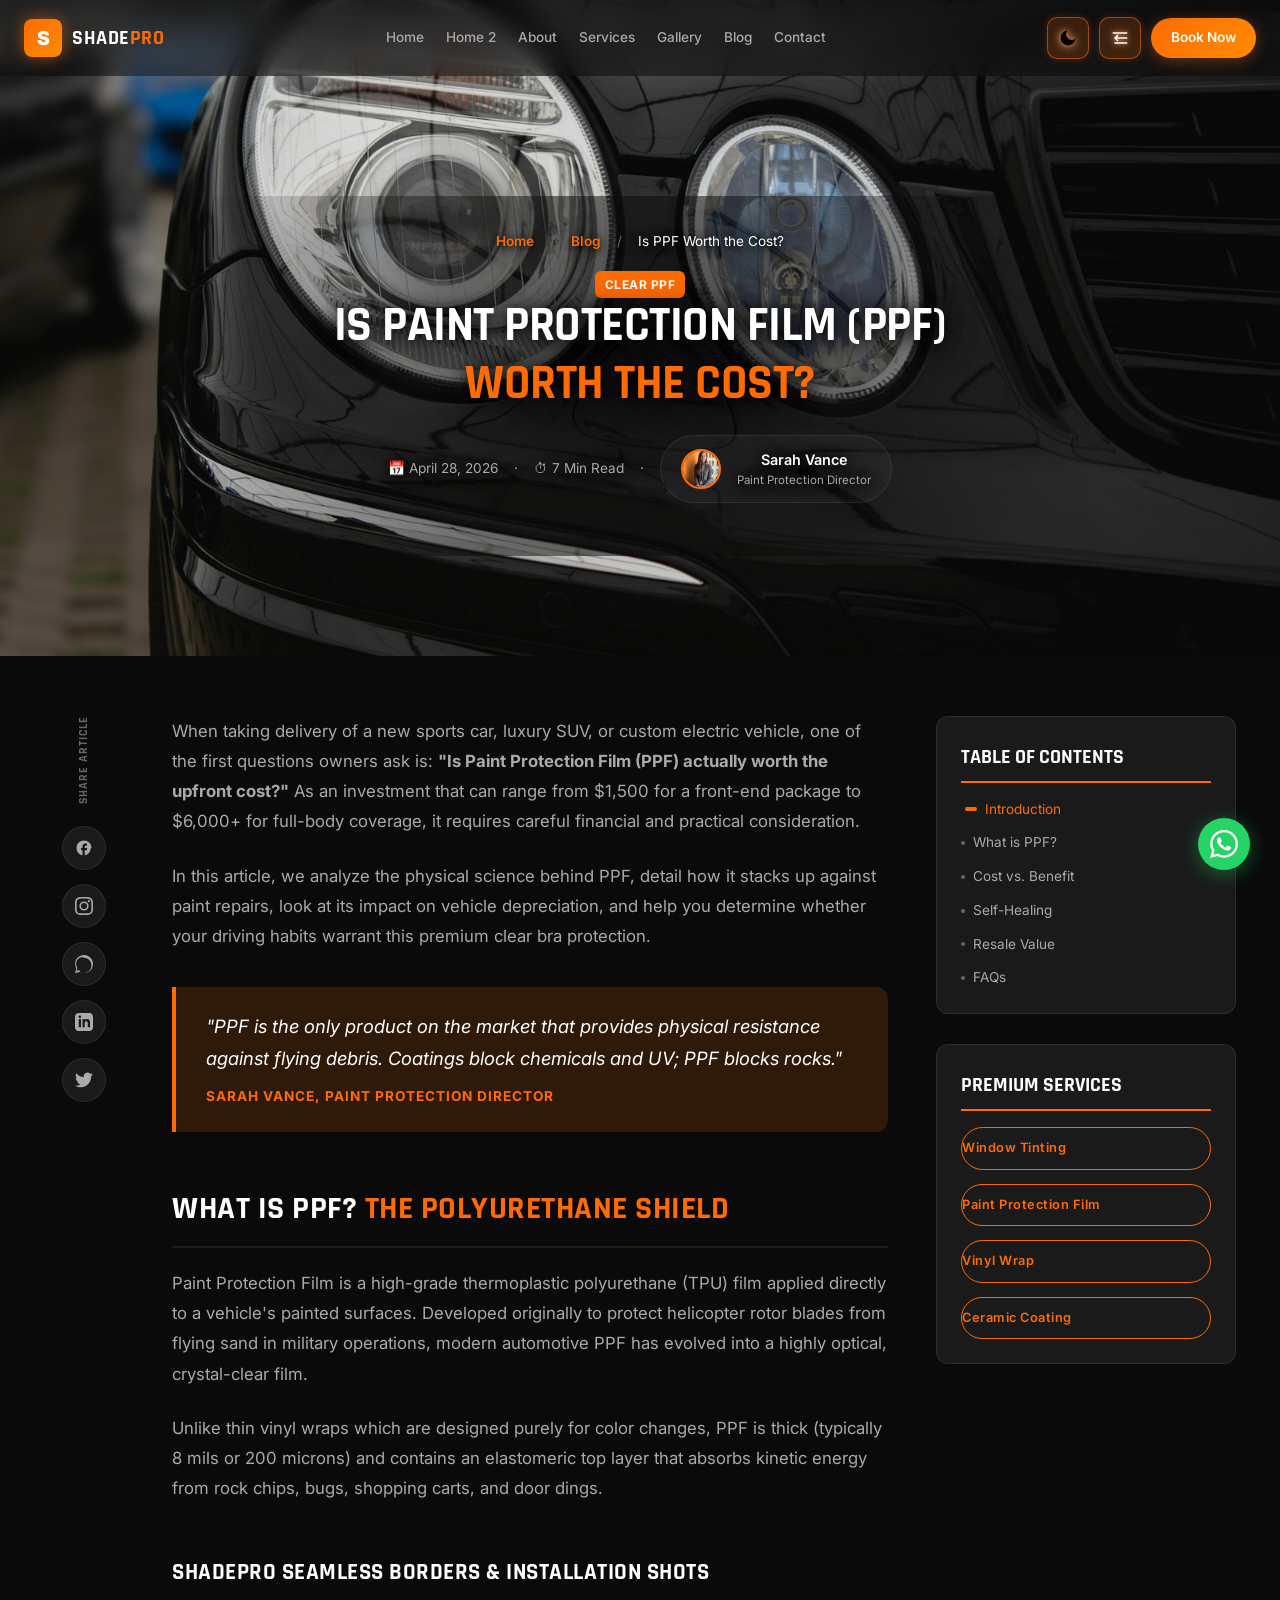
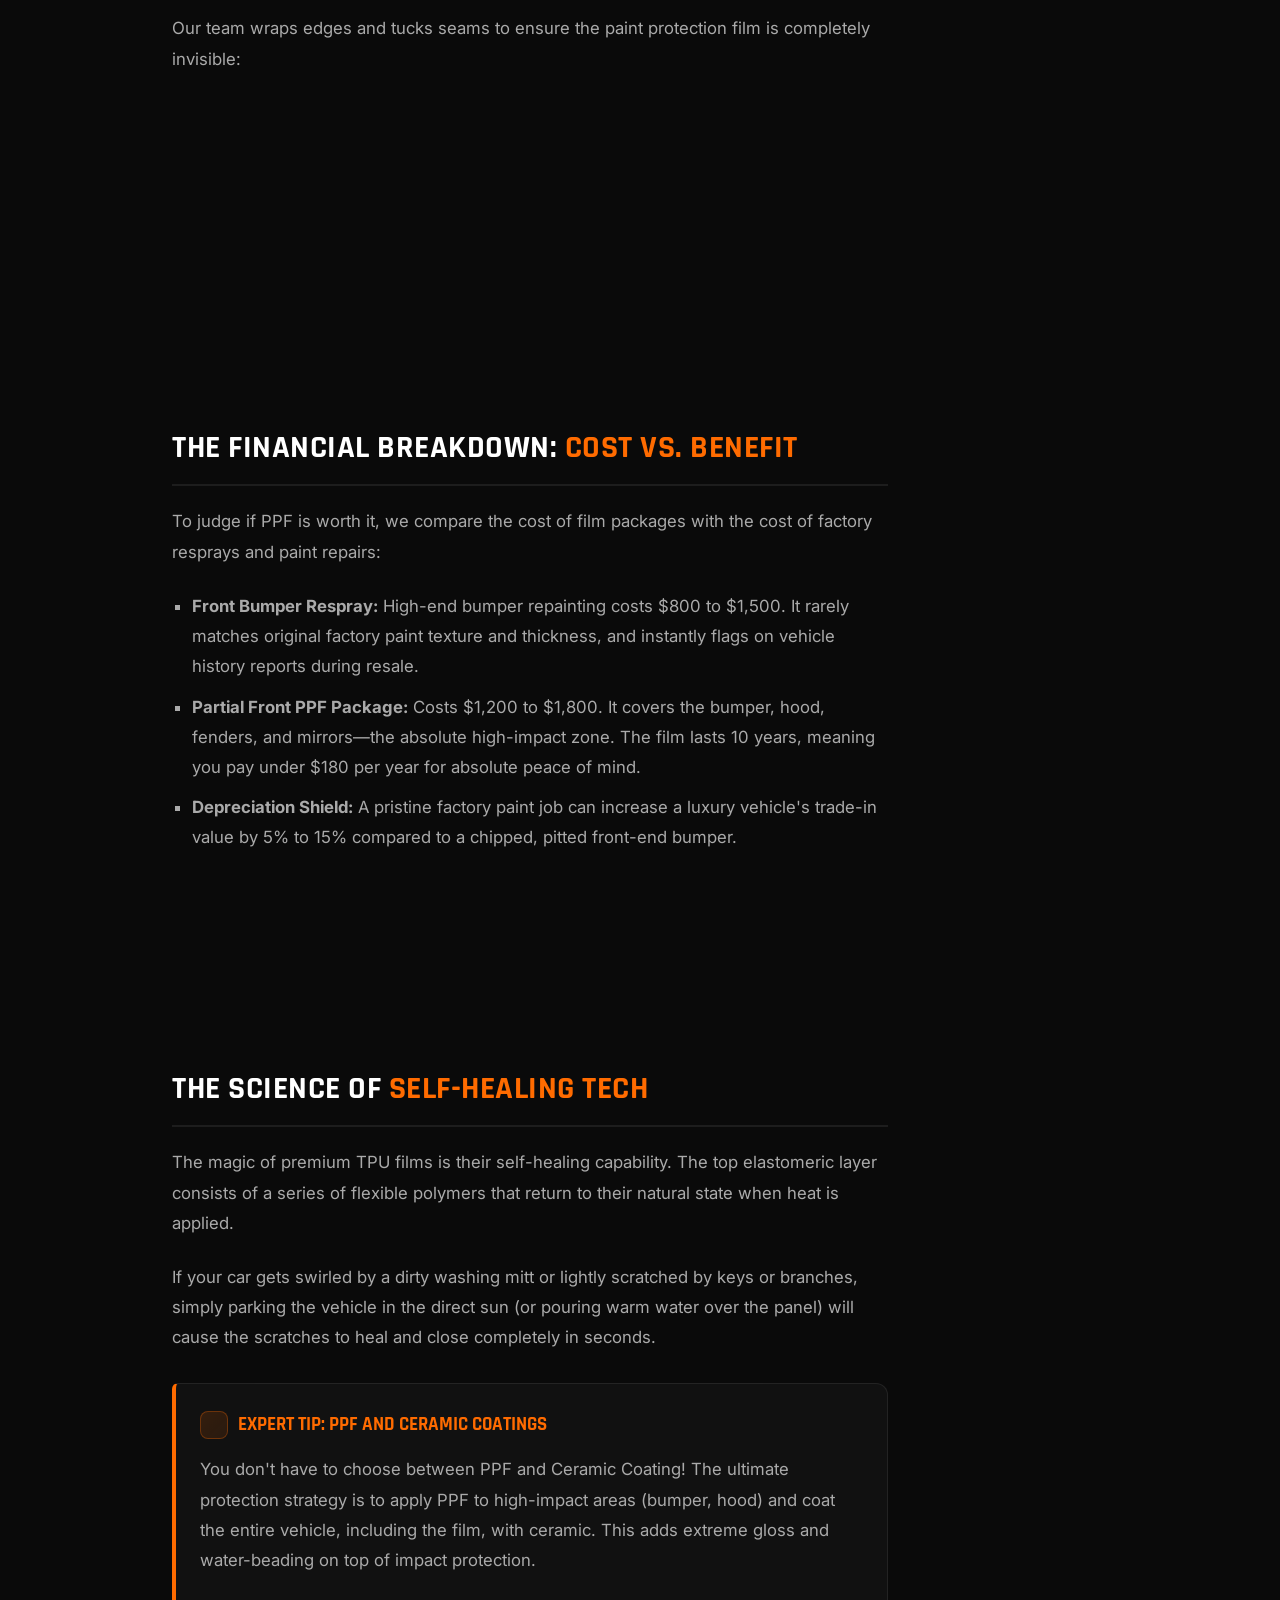
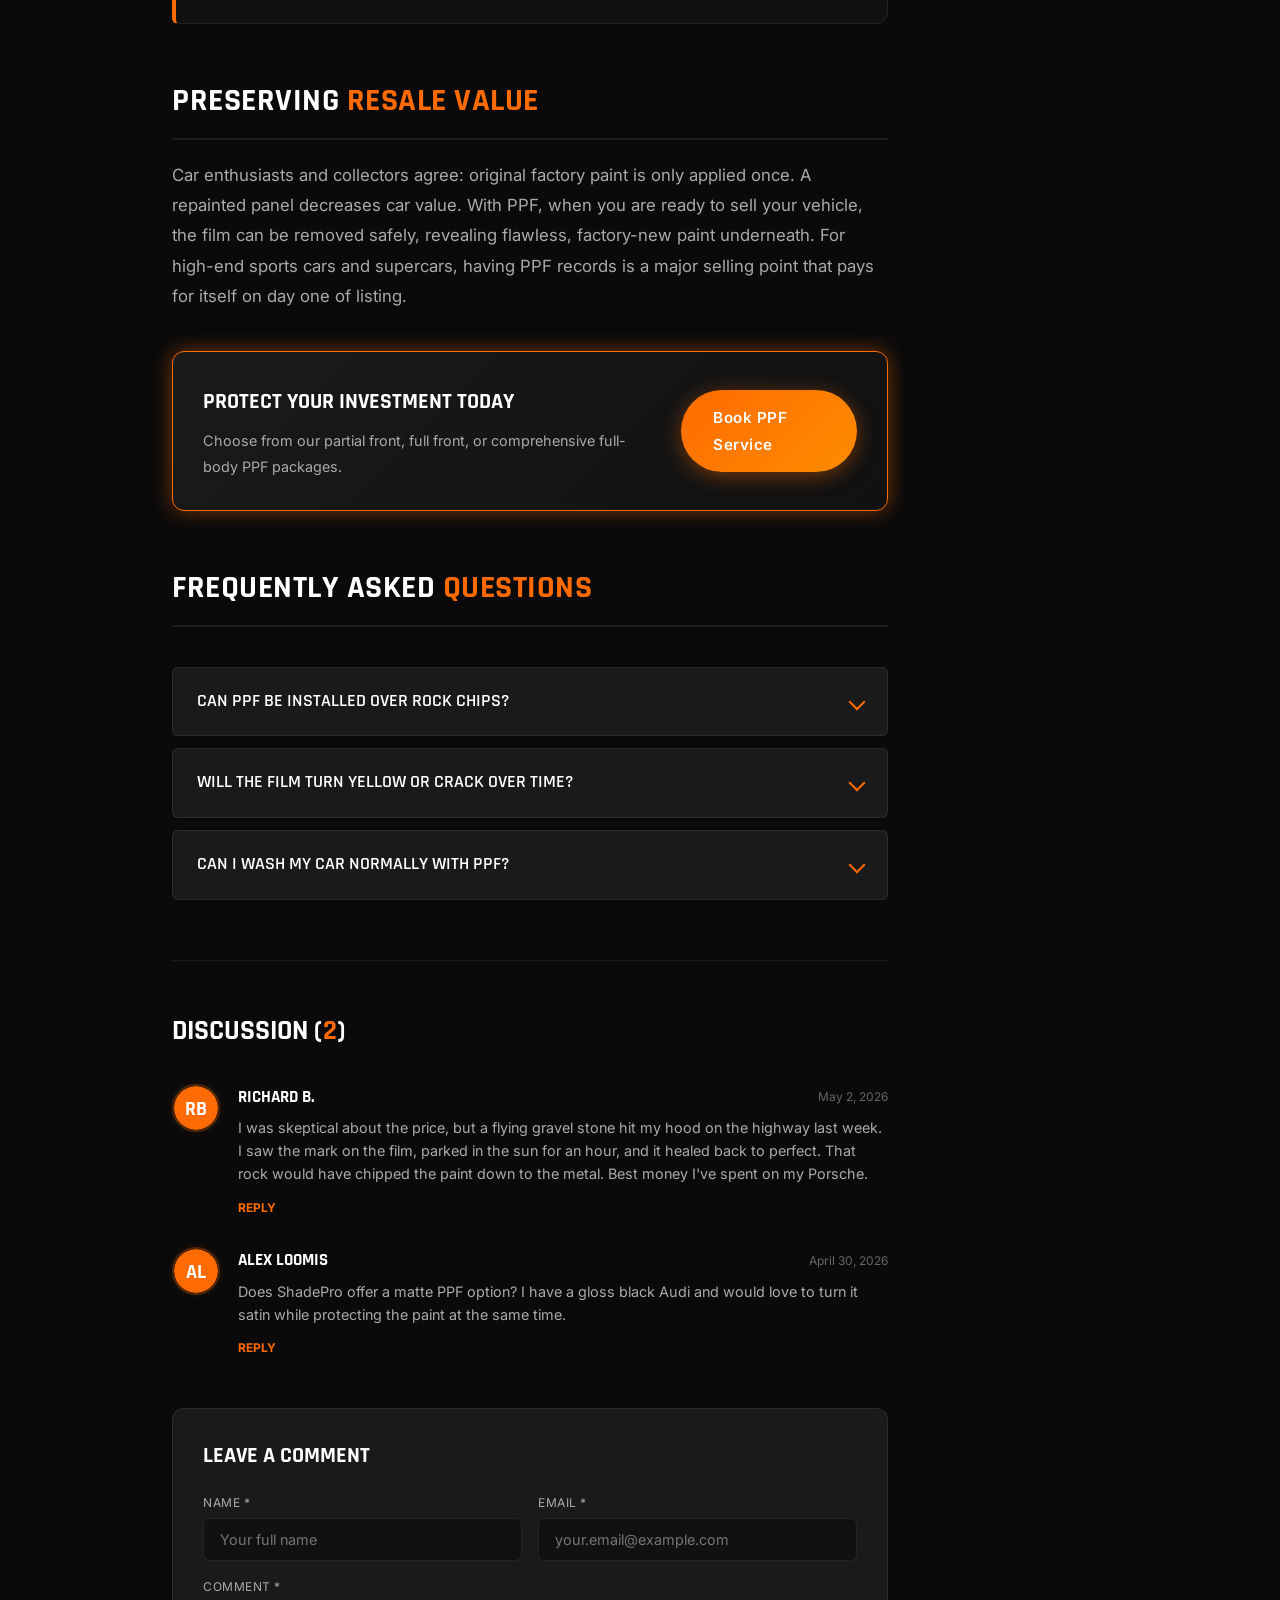
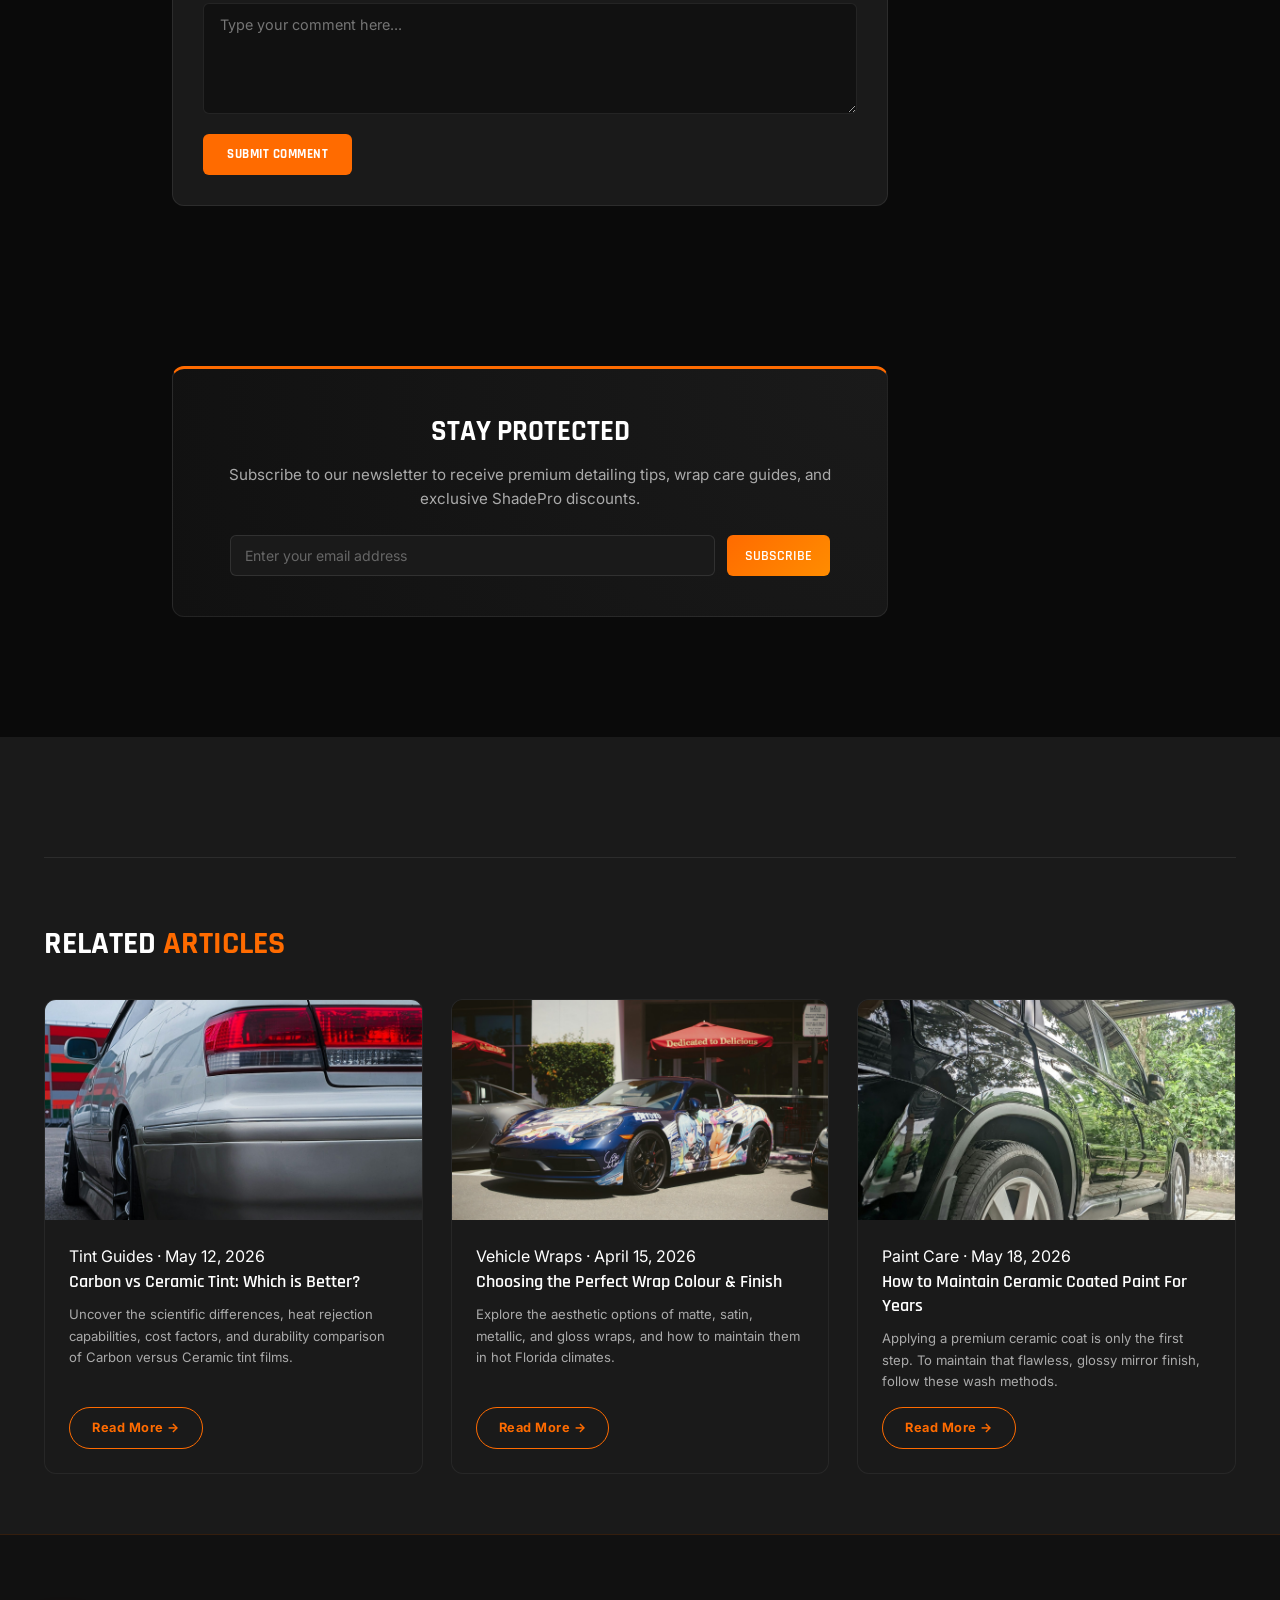
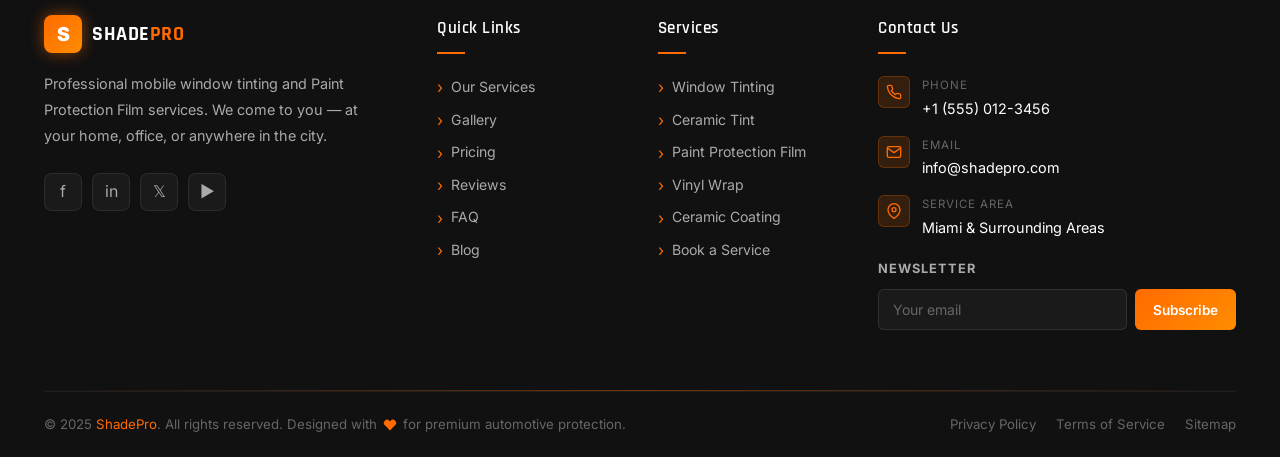
<file: blog-details-2.html>
<!DOCTYPE html>
<html lang="en">
<head>
  <meta charset="UTF-8" />
  <meta name="viewport" content="width=device-width, initial-scale=1.0" />
  <title>Is Paint Protection Film (PPF) Worth the Cost? — ShadePro Premium Window Tint & PPF</title>
  <meta name="description" content="A comprehensive cost-benefit analysis of Paint Protection Film (PPF). Find out how clear bra preserves resale value, shields road debris, and heals scratches." />
  <link rel="icon" type="image/png" href="images/favicon.png" />
  <link rel="stylesheet" href="css/global.css" />
  <link rel="stylesheet" href="css/navbar.css" />
  <link rel="stylesheet" href="css/footer.css" />
  <link rel="stylesheet" href="css/animations.css" />
  <link rel="stylesheet" href="css/blog-details.css" />
</head>
<body>

<!-- Nav Placeholder -->
<div id="nav-placeholder"></div>

<!-- ══ ARTICLE HERO ══ -->
<section class="article-hero" style="background-image: url('images/black_mercedes.jpg');">
  <div class="container">
    <div class="article-hero-content">
      <div class="breadcrumb" style="margin-bottom: 20px;">
        <a href="index.html">Home</a>
        <span style="margin: 0 8px; color: var(--gray-600);">/</span>
        <a href="blog.html">Blog</a>
        <span style="margin: 0 8px; color: var(--gray-600);">/</span>
        <span style="color: var(--white);">Is PPF Worth the Cost?</span>
      </div>
      <span class="article-category">Clear PPF</span>
      <h1 class="article-title">Is Paint Protection Film (PPF) <span>Worth the Cost?</span></h1>
      
      <div class="article-hero-meta">
        <span>📅 April 28, 2026</span>
        <span>·</span>
        <span>⏱ 7 Min Read</span>
        <span>·</span>
        <div class="article-author-card">
          <img src="images/team_sarah.jpg" alt="Sarah Vance" class="author-img" />
          <div class="author-info-text">
            <span class="author-name">Sarah Vance</span>
            <span class="author-title">Paint Protection Director</span>
          </div>
        </div>
      </div>
    </div>
  </div>
</section>

<!-- ══ MAIN ARTICLE CONTAINER ══ -->
<div class="container">
  <div class="article-container">
    
    <!-- STICKY SHARE SIDEBAR -->
    <aside class="social-share-sidebar">
      <span class="share-label">Share Article</span>
      <a href="#" class="share-btn" aria-label="Share on Facebook">
        <svg viewBox="0 0 24 24"><path d="M22 12c0-5.52-4.48-10-10-10S2 6.48 2 12c0 4.84 3.44 8.87 8 9.8V15H8v-3h2V9.5C10 7.57 11.57 6 13.5 6H16v3h-2c-.55 0-1 .45-1 1v2h3v3h-3v6.8c4.56-.93 8-4.96 8-9.8z"/></svg>
      </a>
      <a href="#" class="share-btn" aria-label="Share on Instagram">
        <svg viewBox="0 0 24 24"><path d="M12 2.163c3.204 0 3.584.012 4.85.07 3.252.148 4.771 1.691 4.919 4.919.058 1.265.069 1.645.069 4.849 0 3.205-.012 3.584-.069 4.849-.149 3.225-1.664 4.771-4.919 4.919-1.266.058-1.644.07-4.85.07-3.204 0-3.584-.012-4.849-.07-3.26-.149-4.771-1.699-4.919-4.92-.058-1.265-.07-1.644-.07-4.849 0-3.204.013-3.583.07-4.849.149-3.227 1.664-4.771 4.919-4.919 1.266-.057 1.645-.069 4.849-.069zM12 0C8.741 0 8.333.014 7.053.072 2.695.272.273 2.69.073 7.051.014 8.333 0 8.741 0 12c0 3.259.014 3.668.072 4.948.2 4.358 2.618 6.78 6.98 6.98 1.281.058 1.689.072 4.948.072 3.259 0 3.668-.014 4.948-.072 4.354-.2 6.782-2.618 6.979-6.98.059-1.28.073-1.689.073-4.948 0-3.259-.014-3.667-.072-4.947-.196-4.354-2.617-6.78-6.979-6.98C15.668.014 15.259 0 12 0zm0 5.838a6.162 6.162 0 1 0 0 12.324 6.162 6.162 0 0 0 0-12.324zM12 16a4 4 0 1 1 0-8 4 4 0 0 1 0 8zm6.406-11.845a1.44 1.44 0 1 0 0 2.881 1.44 1.44 0 0 0 0-2.881z"/></svg>
      </a>
      <a href="#" class="share-btn" aria-label="Share on WhatsApp">
        <svg viewBox="0 0 24 24"><path d="M.057 24l1.687-6.163c-1.041-1.804-1.588-3.849-1.587-5.946C.06 5.348 5.397.01 12.008.01c3.202.001 6.212 1.249 8.477 3.518 2.266 2.268 3.507 5.28 3.505 8.484-.004 6.657-5.34 11.997-11.953 11.997-2.005-.001-3.973-.502-5.717-1.456L0 24zm6.304-1.655l.361.214a9.878 9.878 0 0 0 5.035 1.385c5.626 0 10.201-4.576 10.204-10.203.002-2.727-1.053-5.291-2.971-7.21-1.919-1.92-4.478-2.978-7.21-2.98C6.129 1.55 1.554 6.126 1.55 11.754c-.001 1.78.463 3.52 1.34 5.061l.235.411-.998 3.648 3.73-.979z"/></svg>
      </a>
      <a href="#" class="share-btn" aria-label="Share on LinkedIn">
        <svg viewBox="0 0 24 24"><path d="M19 0h-14c-2.761 0-5 2.239-5 5v14c0 2.761 2.239 5 5 5h14c2.762 0 5-2.239 5-5v-14c0-2.761-2.238-5-5-5zm-11 19h-3v-11h3v11zm-1.5-12.268c-.966 0-1.75-.779-1.75-1.75s.784-1.75 1.75-1.75 1.75.779 1.75 1.75-.784 1.75-1.75 1.75zm13.5 12.268h-3v-5.604c0-3.368-4-3.113-4 0v5.604h-3v-11h3v1.765c1.396-2.586 7-2.777 7 2.476v6.759z"/></svg>
      </a>
      <a href="#" class="share-btn" aria-label="Share on Twitter">
        <svg viewBox="0 0 24 24"><path d="M23.953 4.57a10 10 0 01-2.825.775 4.958 4.958 0 002.163-2.723c-.951.555-2.005.959-3.127 1.184a4.92 4.92 0 00-8.384 4.482C7.69 8.095 4.067 6.13 1.64 3.162a4.822 4.822 0 00-.666 2.475c0 1.71.87 3.213 2.188 4.096a4.904 4.904 0 01-2.228-.616v.06a4.923 4.923 0 003.946 4.827 4.996 4.996 0 01-2.212.085 4.936 4.936 0 004.604 3.417 9.867 9.867 0 01-6.102 2.105c-.39 0-.779-.023-1.17-.067a13.995 13.995 0 007.557 2.209c9.053 0 13.998-7.496 13.998-13.985 0-.21 0-.42-.015-.63A9.935 9.935 0 0024 4.59z"/></svg>
      </a>
    </aside>

    <!-- MAIN BODY CONTENT -->
    <main class="article-body-col">
      <div class="article-content">
        
        <!-- Intro -->
        <p id="intro" class="reveal">
          When taking delivery of a new sports car, luxury SUV, or custom electric vehicle, one of the first questions owners ask is: <strong>"Is Paint Protection Film (PPF) actually worth the upfront cost?"</strong> As an investment that can range from $1,500 for a front-end package to $6,000+ for full-body coverage, it requires careful financial and practical consideration.
        </p>
        <p class="reveal">
          In this article, we analyze the physical science behind PPF, detail how it stacks up against paint repairs, look at its impact on vehicle depreciation, and help you determine whether your driving habits warrant this premium clear bra protection.
        </p>

        <!-- Quote -->
        <blockquote class="highlight-quote reveal">
          <p>"PPF is the only product on the market that provides physical resistance against flying debris. Coatings block chemicals and UV; PPF blocks rocks."</p>
          <cite>Sarah Vance, Paint Protection Director</cite>
        </blockquote>

        <!-- Heading 1 -->
        <h2 id="what-is-ppf">What is PPF? <span>The Polyurethane Shield</span></h2>
        <p class="reveal">
          Paint Protection Film is a high-grade thermoplastic polyurethane (TPU) film applied directly to a vehicle's painted surfaces. Developed originally to protect helicopter rotor blades from flying sand in military operations, modern automotive PPF has evolved into a highly optical, crystal-clear film.
        </p>
        <p class="reveal">
          Unlike thin vinyl wraps which are designed purely for color changes, PPF is thick (typically 8 mils or 200 microns) and contains an elastomeric top layer that absorbs kinetic energy from rock chips, bugs, shopping carts, and door dings.
        </p>

        <!-- Image Gallery inside article -->
        <h3 class="reveal">ShadePro Seamless Borders & Installation Shots</h3>
        <p class="reveal">Our team wraps edges and tucks seams to ensure the paint protection film is completely invisible:</p>
        <div class="article-gallery reveal" data-stagger>
          <div class="gallery-item">
            <img src="images/ppf_service.png" alt="PPF installation on sports car hood" />
            <div class="gallery-caption">Custom computer cut hood installation</div>
          </div>
          <div class="gallery-item">
            <img src="images/detailing_shop.jpg" alt="Glossy protective finish after PPF" />
            <div class="gallery-caption">Completed full-body gloss wrap</div>
          </div>
        </div>

        <!-- Heading 2 -->
        <h2 id="cost-benefit">The Financial Breakdown: <span>Cost vs. Benefit</span></h2>
        <p class="reveal">
          To judge if PPF is worth it, we compare the cost of film packages with the cost of factory resprays and paint repairs:
        </p>
        <ul style="margin-left: 20px; margin-bottom: 24px; list-style-type: square; color: var(--gray-400);">
          <li style="margin-bottom: 10px;"><strong>Front Bumper Respray:</strong> High-end bumper repainting costs $800 to $1,500. It rarely matches original factory paint texture and thickness, and instantly flags on vehicle history reports during resale.</li>
          <li style="margin-bottom: 10px;"><strong>Partial Front PPF Package:</strong> Costs $1,200 to $1,800. It covers the bumper, hood, fenders, and mirrors—the absolute high-impact zone. The film lasts 10 years, meaning you pay under $180 per year for absolute peace of mind.</li>
          <li style="margin-bottom: 10px;"><strong>Depreciation Shield:</strong> A pristine factory paint job can increase a luxury vehicle's trade-in value by 5% to 15% compared to a chipped, pitted front-end bumper.</li>
        </ul>
        
        <!-- Stats Grid -->
        <div class="article-stats-grid reveal" data-stagger>
          <div class="article-stat-card">
            <div class="article-stat-num" data-count="100" data-suffix="%">0%</div>
            <div class="article-stat-label">Impact Protection</div>
          </div>
          <div class="article-stat-card">
            <div class="article-stat-num" data-count="95" data-suffix="%">0%</div>
            <div class="article-stat-label">Resale Paint Value</div>
          </div>
          <div class="article-stat-card">
            <div class="article-stat-num" data-count="120" data-suffix="°F">0°F</div>
            <div class="article-stat-label">Self-Healing Temp</div>
          </div>
        </div>

        <!-- Heading 3 -->
        <h2 id="self-healing">The Science of <span>Self-Healing Tech</span></h2>
        <p class="reveal">
          The magic of premium TPU films is their self-healing capability. The top elastomeric layer consists of a series of flexible polymers that return to their natural state when heat is applied. 
        </p>
        <p class="reveal">
          If your car gets swirled by a dirty washing mitt or lightly scratched by keys or branches, simply parking the vehicle in the direct sun (or pouring warm water over the panel) will cause the scratches to heal and close completely in seconds.
        </p>

        <!-- Tip Box -->
        <div class="tip-card reveal">
          <div class="tip-card-title"><span class="tip-icon"></span><span>Expert Tip: PPF and Ceramic Coatings</span></div>
          <p>You don't have to choose between PPF and Ceramic Coating! The ultimate protection strategy is to apply PPF to high-impact areas (bumper, hood) and coat the entire vehicle, including the film, with ceramic. This adds extreme gloss and water-beading on top of impact protection.</p>
        </div>

        <!-- Heading 4 -->
        <h2 id="resale-value">Preserving <span>Resale Value</span></h2>
        <p class="reveal">
          Car enthusiasts and collectors agree: original factory paint is only applied once. A repainted panel decreases car value. With PPF, when you are ready to sell your vehicle, the film can be removed safely, revealing flawless, factory-new paint underneath. For high-end sports cars and supercars, having PPF records is a major selling point that pays for itself on day one of listing.
        </p>

        <!-- Recommendation Banner -->
        <div class="premium-cta-box reveal">
          <div class="premium-cta-text">
            <h4>Protect Your Investment Today</h4>
            <p>Choose from our partial front, full front, or comprehensive full-body PPF packages.</p>
          </div>
          <a href="booking.html" class="btn btn-primary">Book PPF Service</a>
        </div>

        <!-- FAQs Accordion -->
        <h2 id="faq">Frequently Asked <span>Questions</span></h2>
        <div class="article-faq reveal">
          
          <div class="faq-accord-item">
            <div class="faq-accord-header">
              <span class="faq-accord-question">Can PPF be installed over rock chips?</span>
              <div class="faq-accord-icon"></div>
            </div>
            <div class="faq-accord-content">
              <p>Yes, but any paint chip that exists before film installation will remain visible under the clear film, and might create a small air pocket. For best results, we recommend performing minor paint touch-ups before applying the protection film, or installing the film immediately after taking delivery of the vehicle.</p>
            </div>
          </div>

          <div class="faq-accord-item">
            <div class="faq-accord-header">
              <span class="faq-accord-question">Will the film turn yellow or crack over time?</span>
              <div class="faq-accord-icon"></div>
            </div>
            <div class="faq-accord-content">
              <p>Older generation films made of PVC or low-quality polyurethane did turn yellow due to UV exposure. ShadePro uses premium, top-tier TPU films equipped with advanced UV inhibitors. Our films are guaranteed for 10 years against yellowing, cracking, peeling, and staining.</p>
            </div>
          </div>

          <div class="faq-accord-item">
            <div class="faq-accord-header">
              <span class="faq-accord-question">Can I wash my car normally with PPF?</span>
              <div class="faq-accord-icon"></div>
            </div>
            <div class="faq-accord-content">
              <p>Yes. However, when using a pressure washer, keep the nozzle at least 12 to 18 inches away from the edges of the film to prevent the high pressure water from lifting the seams. We recommend hand washing using a clean micro-fiber mitt for maximum film longevity.</p>
            </div>
          </div>

        </div>

      </div>

      <!-- COMMENTS SECTION -->
      <section class="comments-section reveal">
        <h3 class="comments-title">Discussion (<span>2</span>)</h3>
        
        <div class="comment-list" id="blogCommentList">
          <!-- Comment 1 -->
          <div class="comment-item">
            <svg class="comment-avatar" viewBox="0 0 100 100" xmlns="http://www.w3.org/2000/svg">
    <circle cx="50" cy="50" r="50" fill="#ff6b00"/>
    <text x="50%" y="65%" font-family="var(--font-head)" font-size="45" fill="white" font-weight="bold" text-anchor="middle">RB</text>
            </svg>
            <div class="comment-content">
              <div class="comment-meta">
                <span class="comment-author-name">Richard B.</span>
                <span class="comment-date">May 2, 2026</span>
              </div>
              <p class="comment-text">I was skeptical about the price, but a flying gravel stone hit my hood on the highway last week. I saw the mark on the film, parked in the sun for an hour, and it healed back to perfect. That rock would have chipped the paint down to the metal. Best money I've spent on my Porsche.</p>
              <button class="comment-reply-btn">Reply</button>
            </div>
          </div>

          <!-- Comment 2 -->
          <div class="comment-item">
            <svg class="comment-avatar" viewBox="0 0 100 100" xmlns="http://www.w3.org/2000/svg">
    <circle cx="50" cy="50" r="50" fill="#ff6b00"/>
    <text x="50%" y="65%" font-family="var(--font-head)" font-size="45" fill="white" font-weight="bold" text-anchor="middle">AL</text>
            </svg>
            <div class="comment-content">
              <div class="comment-meta">
                <span class="comment-author-name">Alex Loomis</span>
                <span class="comment-date">April 30, 2026</span>
              </div>
              <p class="comment-text">Does ShadePro offer a matte PPF option? I have a gloss black Audi and would love to turn it satin while protecting the paint at the same time.</p>
              <button class="comment-reply-btn">Reply</button>
            </div>
          </div>
        </div>

        <!-- Comment Form -->
        <div class="comment-form-wrapper">
          <h4 class="comment-form-title">Leave a Comment</h4>
          <form id="blogCommentForm" onsubmit="return false;">
            <div class="comment-form-grid">
              <div class="comment-form-group">
                <label for="commentName">Name *</label>
                <input type="text" id="commentName" class="comment-input" required placeholder="Your full name" />
              </div>
              <div class="comment-form-group">
                <label for="commentEmail">Email *</label>
                <input type="email" id="commentEmail" class="comment-input" required placeholder="your.email@example.com" />
              </div>
            </div>
            <div class="comment-form-group" style="margin-bottom: 20px;">
              <label for="commentText">Comment *</label>
              <textarea id="commentText" class="comment-input" rows="5" required placeholder="Type your comment here..."></textarea>
            </div>
            <button type="submit" class="comment-form-submit">Submit Comment</button>
          </form>
        </div>
      </section>

      <!-- PREMIUM NEWSLETTER BOX -->
      <section class="article-newsletter reveal">
        <h3 class="newsletter-box-title">Stay Protected</h3>
        <p class="newsletter-box-sub">Subscribe to our newsletter to receive premium detailing tips, wrap care guides, and exclusive ShadePro discounts.</p>
        <form class="newsletter-box-form newsletter-form" onsubmit="return false;">
          <input type="email" class="newsletter-box-input" placeholder="Enter your email address" required aria-label="Email Address" />
          <button type="submit" class="newsletter-box-btn">Subscribe</button>
        </form>
      </section>

    </main>

    <!-- RIGHT SIDEBAR (TOC + WIDGETS) -->
    <aside class="article-sidebar-col">
      <div class="sidebar-widget">
        <h4 class="widget-title">Table of Contents</h4>
        <nav class="toc-list">
          <a href="#intro" class="toc-link active">Introduction</a>
          <a href="#what-is-ppf" class="toc-link">What is PPF?</a>
          <a href="#cost-benefit" class="toc-link">Cost vs. Benefit</a>
          <a href="#self-healing" class="toc-link">Self-Healing</a>
          <a href="#resale-value" class="toc-link">Resale Value</a>
          <a href="#faq" class="toc-link">FAQs</a>
        </nav>
      </div>

      <div class="sidebar-widget">
        <h4 class="widget-title">Premium Services</h4>
        <div style="display: flex; flex-direction: column; gap: 14px;">
          <a href="services.html" class="btn btn-outline" style="text-align: center; font-size: 0.8rem; padding: 10px 0;">Window Tinting</a>
          <a href="services.html" class="btn btn-outline" style="text-align: center; font-size: 0.8rem; padding: 10px 0;">Paint Protection Film</a>
          <a href="services.html" class="btn btn-outline" style="text-align: center; font-size: 0.8rem; padding: 10px 0;">Vinyl Wrap</a>
          <a href="services.html" class="btn btn-outline" style="text-align: center; font-size: 0.8rem; padding: 10px 0;">Ceramic Coating</a>
        </div>
      </div>
    </aside>

  </div>
</div>

<!-- ══ RELATED ARTICLES SECTION ══ -->
<section class="section-alt" style="padding: 60px 0;">
  <div class="container">
    <div class="related-articles">
      <h3 class="related-title">Related <span>Articles</span></h3>
      
      <div style="display: grid; grid-template-columns: repeat(auto-fit, minmax(280px, 1fr)); gap: 28px;">
        <!-- Card 1 -->
        <div class="blog-card reveal">
          <div class="blog-img-wrap">
            <img src="images/tint_result.jpg" alt="Window Tinting Service" class="blog-img" />
          </div>
          <div class="blog-content">
            <div class="post-meta-wrap">
              <span class="post-meta-tag">Tint Guides</span>
              <span>·</span>
              <span>May 12, 2026</span>
            </div>
            <h4 class="blog-title" style="font-size: 1.15rem; margin-bottom: 10px;">Carbon vs Ceramic Tint: Which is Better?</h4>
            <p class="blog-excerpt" style="font-size: 0.82rem; margin-bottom: 14px; min-height: 50px;">Uncover the scientific differences, heat rejection capabilities, cost factors, and durability comparison of Carbon versus Ceramic tint films.</p>
            <a href="blog-details-1.html" class="read-more-link" style="font-size: 0.8rem;">Read More →</a>
          </div>
        </div>

        <!-- Card 2 -->
        <div class="blog-card reveal">
          <div class="blog-img-wrap">
            <img src="images/vinyl_wrap_porsche.jpg" alt="Vinyl wrapping vehicle" class="blog-img" />
          </div>
          <div class="blog-content">
            <div class="post-meta-wrap">
              <span class="post-meta-tag">Vehicle Wraps</span>
              <span>·</span>
              <span>April 15, 2026</span>
            </div>
            <h4 class="blog-title" style="font-size: 1.15rem; margin-bottom: 10px;">Choosing the Perfect Wrap Colour & Finish</h4>
            <p class="blog-excerpt" style="font-size: 0.82rem; margin-bottom: 14px; min-height: 50px;">Explore the aesthetic options of matte, satin, metallic, and gloss wraps, and how to maintain them in hot Florida climates.</p>
            <a href="blog-details-3.html" class="read-more-link" style="font-size: 0.8rem;">Read More →</a>
          </div>
        </div>

        <!-- Card 3 -->
        <div class="blog-card reveal">
          <div class="blog-img-wrap">
            <img src="images/coating_detail.jpg" alt="Hydrophobic Ceramic Coating" class="blog-img" />
          </div>
          <div class="blog-content">
            <div class="post-meta-wrap">
              <span class="post-meta-tag">Paint Care</span>
              <span>·</span>
              <span>May 18, 2026</span>
            </div>
            <h4 class="blog-title" style="font-size: 1.15rem; margin-bottom: 10px;">How to Maintain Ceramic Coated Paint For Years</h4>
            <p class="blog-excerpt" style="font-size: 0.82rem; margin-bottom: 14px; min-height: 50px;">Applying a premium ceramic coat is only the first step. To maintain that flawless, glossy mirror finish, follow these wash methods.</p>
            <a href="blog-details-4.html" class="read-more-link" style="font-size: 0.8rem;">Read More →</a>
          </div>
        </div>
      </div>

    </div>
  </div>
</section>

<!-- Footer Placeholder -->
<div id="footer-placeholder"></div>

<script src="js/components.js"></script>
<script src="js/main.js"></script>
<script>
document.addEventListener('DOMContentLoaded', () => {
  // FAQ Accordion Toggle
  document.querySelectorAll('.faq-accord-header').forEach(header => {
    header.addEventListener('click', () => {
      const item = header.closest('.faq-accord-item');
      const isActive = item.classList.contains('active');
      
      // Close other items
      document.querySelectorAll('.faq-accord-item').forEach(i => {
        i.classList.remove('active');
        i.querySelector('.faq-accord-content').style.maxHeight = '0px';
      });
      
      if (!isActive) {
        item.classList.add('active');
        const content = item.querySelector('.faq-accord-content');
        content.style.maxHeight = content.scrollHeight + 'px';
      }
    });
  });

  // Table of Contents Smooth Scroll & Active Indicator
  const tocLinks = document.querySelectorAll('.toc-link');
  const headings = document.querySelectorAll('.article-content h2, .article-content h3');

  window.addEventListener('scroll', () => {
    let currentActive = 'intro';
    headings.forEach(heading => {
      const top = heading.getBoundingClientRect().top;
      if (top < 120) {
        currentActive = heading.getAttribute('id');
      }
    });
    
    tocLinks.forEach(link => {
      link.classList.remove('active');
      const href = link.getAttribute('href').substring(1);
      if (href === currentActive) {
        link.classList.add('active');
      }
    });
  }, { passive: true });

  // Dynamic Comments Submission
  const commentForm = document.getElementById('blogCommentForm');
  const commentList = document.getElementById('blogCommentList');
  if (commentForm && commentList) {
    commentForm.addEventListener('submit', (e) => {
      e.preventDefault();
      const name = document.getElementById('commentName').value.trim();
      const email = document.getElementById('commentEmail').value.trim();
      const text = document.getElementById('commentText').value.trim();
      
      if (!name || !text) return;
      
      // Extract initials
      const initials = name.split(' ').map(n => n[0]).join('').substring(0, 2).toUpperCase();
      
      // Create new comment element
      const commentItem = document.createElement('div');
      commentItem.className = 'comment-item reveal active';
      commentItem.innerHTML = `
        <svg class="comment-avatar" viewBox="0 0 100 100" xmlns="http://www.w3.org/2000/svg">
      <circle cx="50" cy="50" r="50" fill="#ff6b00"/>
                <text x="50%" y="65%" font-family="var(--font-head)" font-size="45" fill="white" font-weight="bold" text-anchor="middle">${initials}</text>
        </svg>
        <div class="comment-content">
          <div class="comment-meta">
            <span class="comment-author-name">${name}</span>
            <span class="comment-date">Just Now</span>
          </div>
          <p class="comment-text">${text}</p>
          <button class="comment-reply-btn">Reply</button>
        </div>
      `;
      
      // Prepend to list
      commentList.insertBefore(commentItem, commentList.firstChild);
      
      // Reset form
      commentForm.reset();
    });
  }
});
</script>
</body>
</html>
</file>
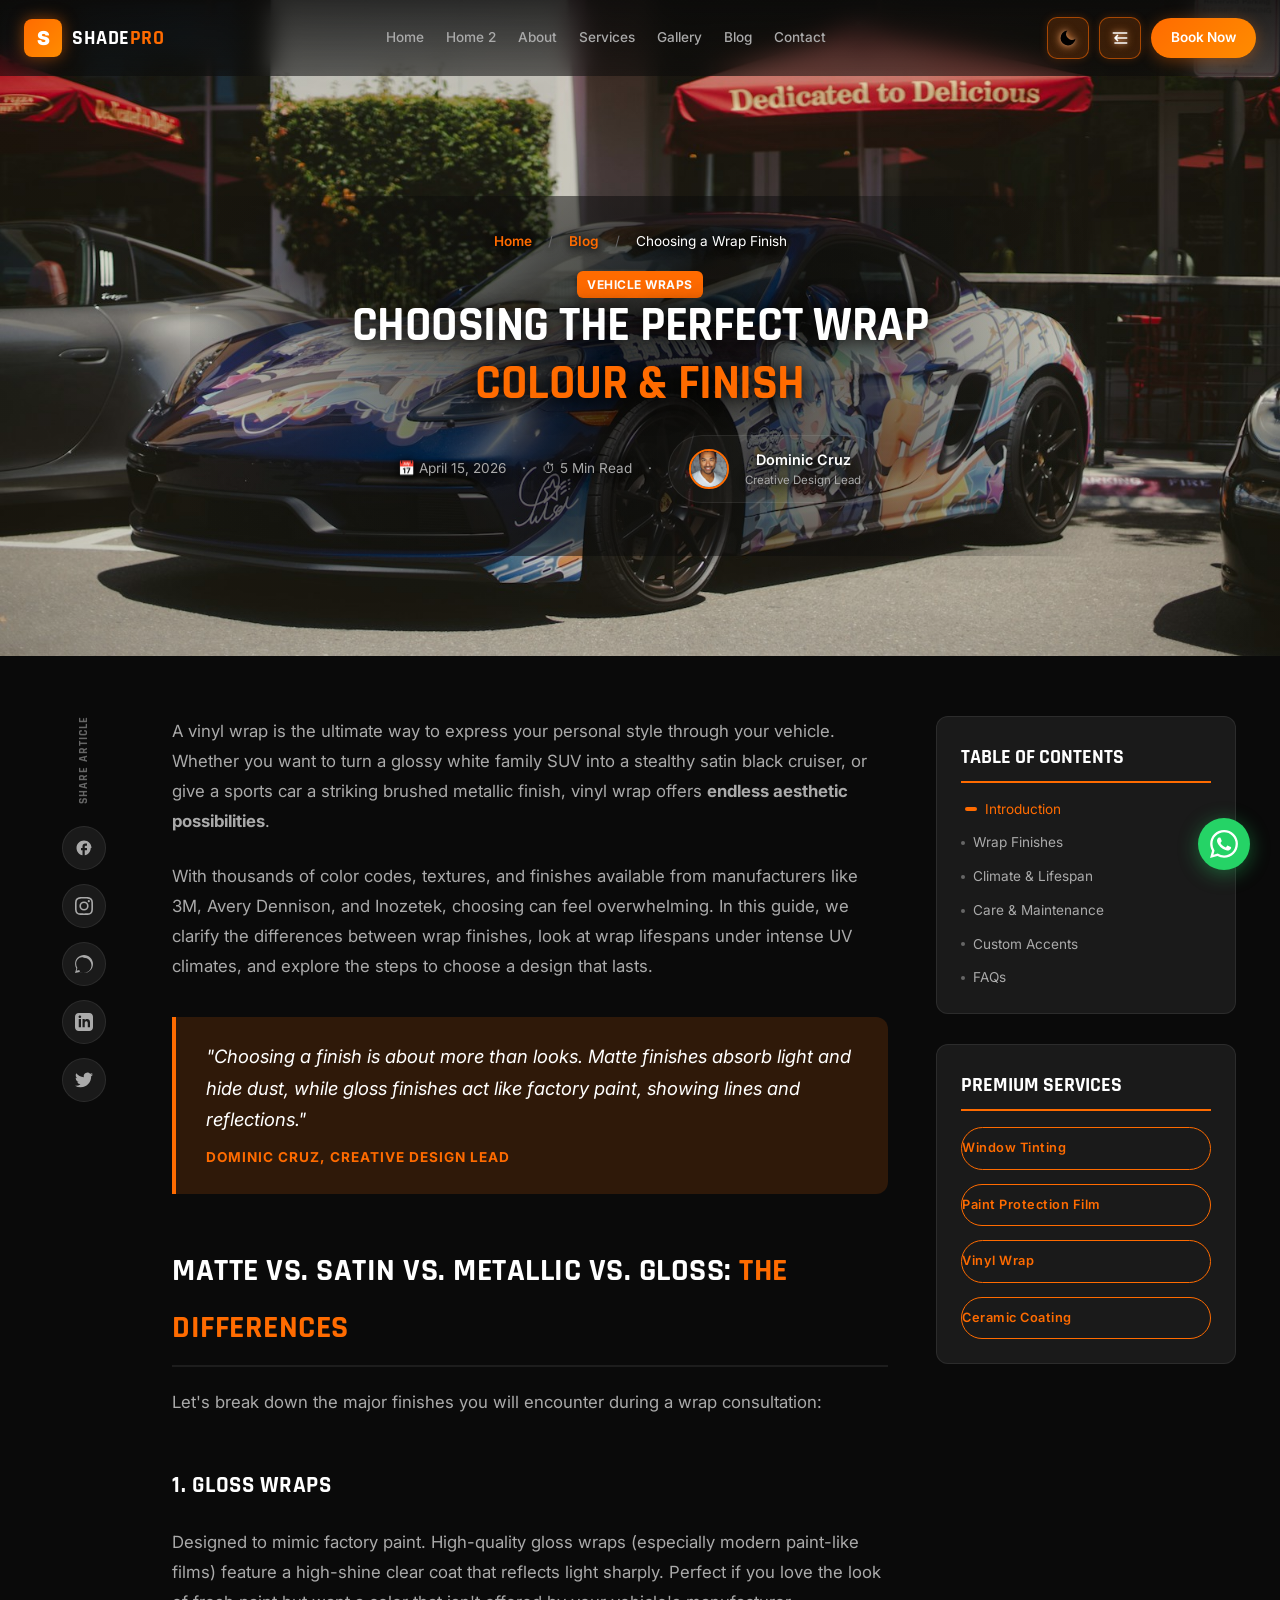
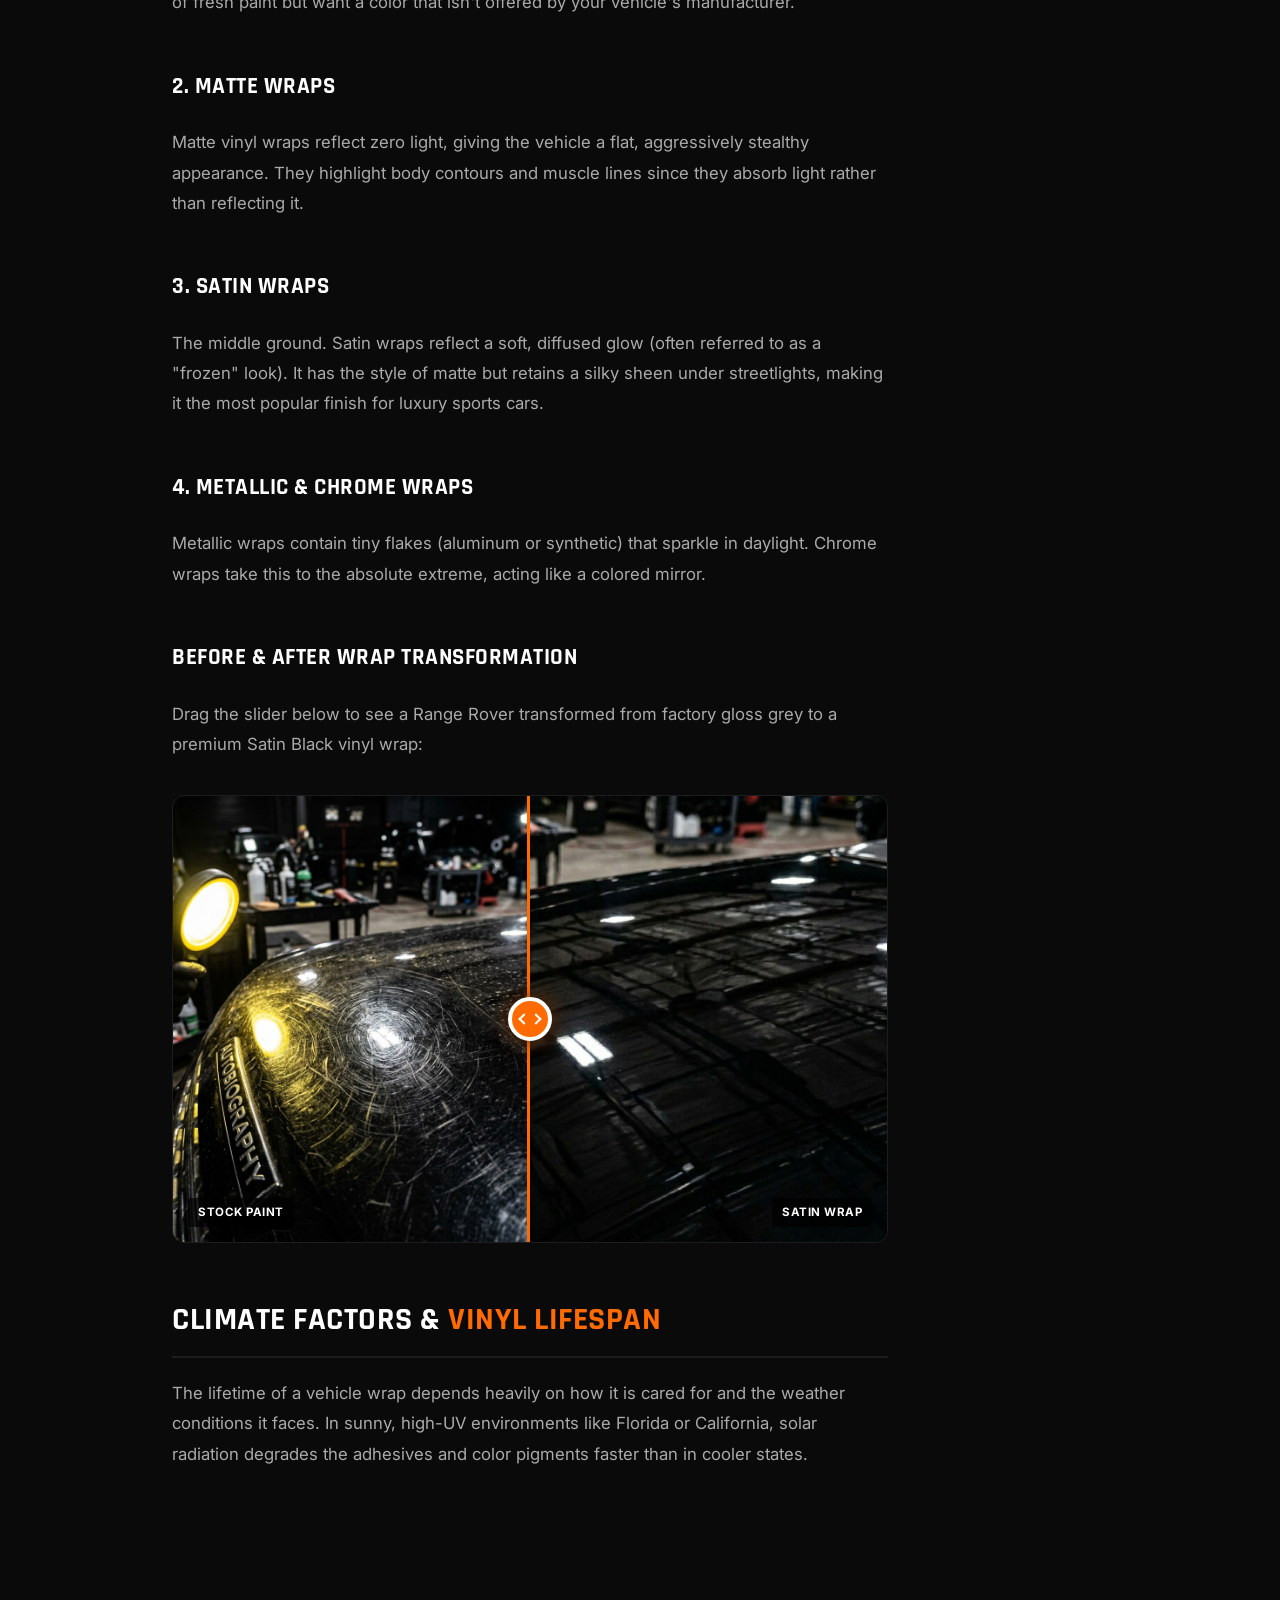
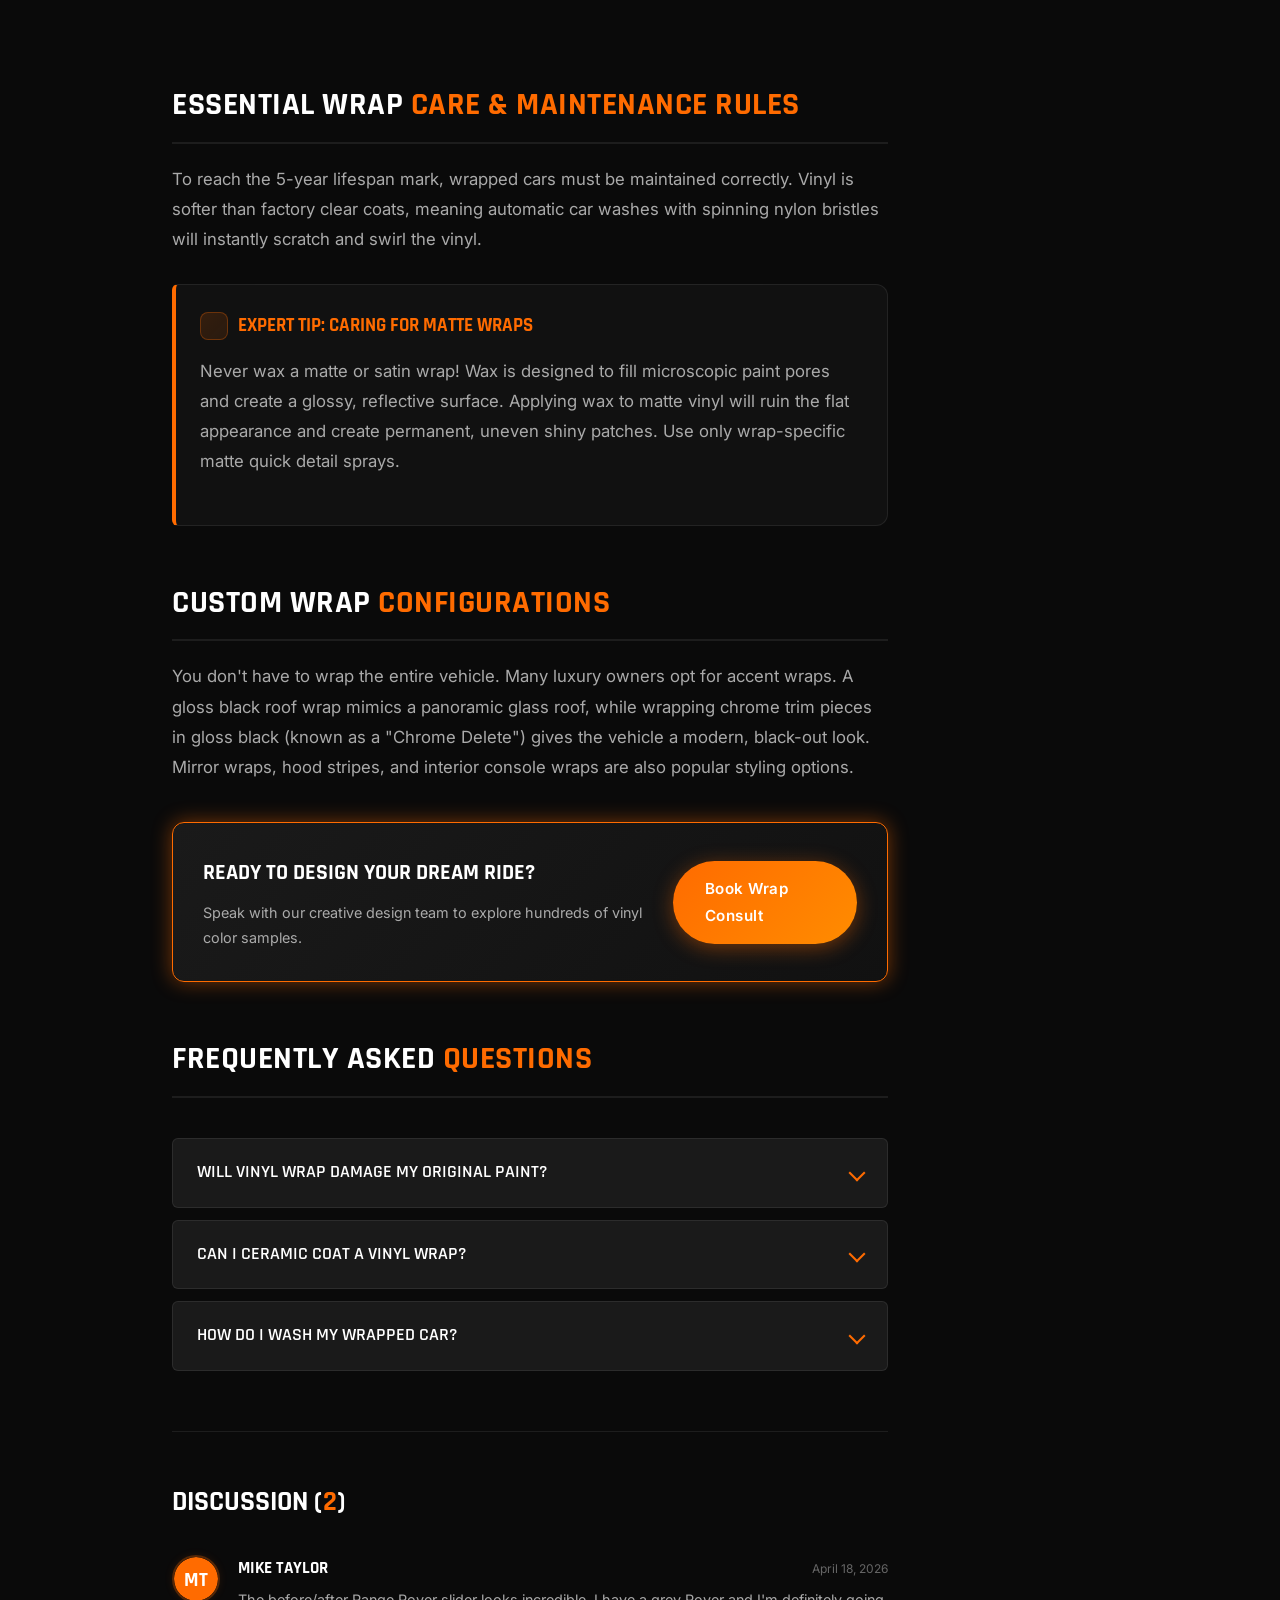
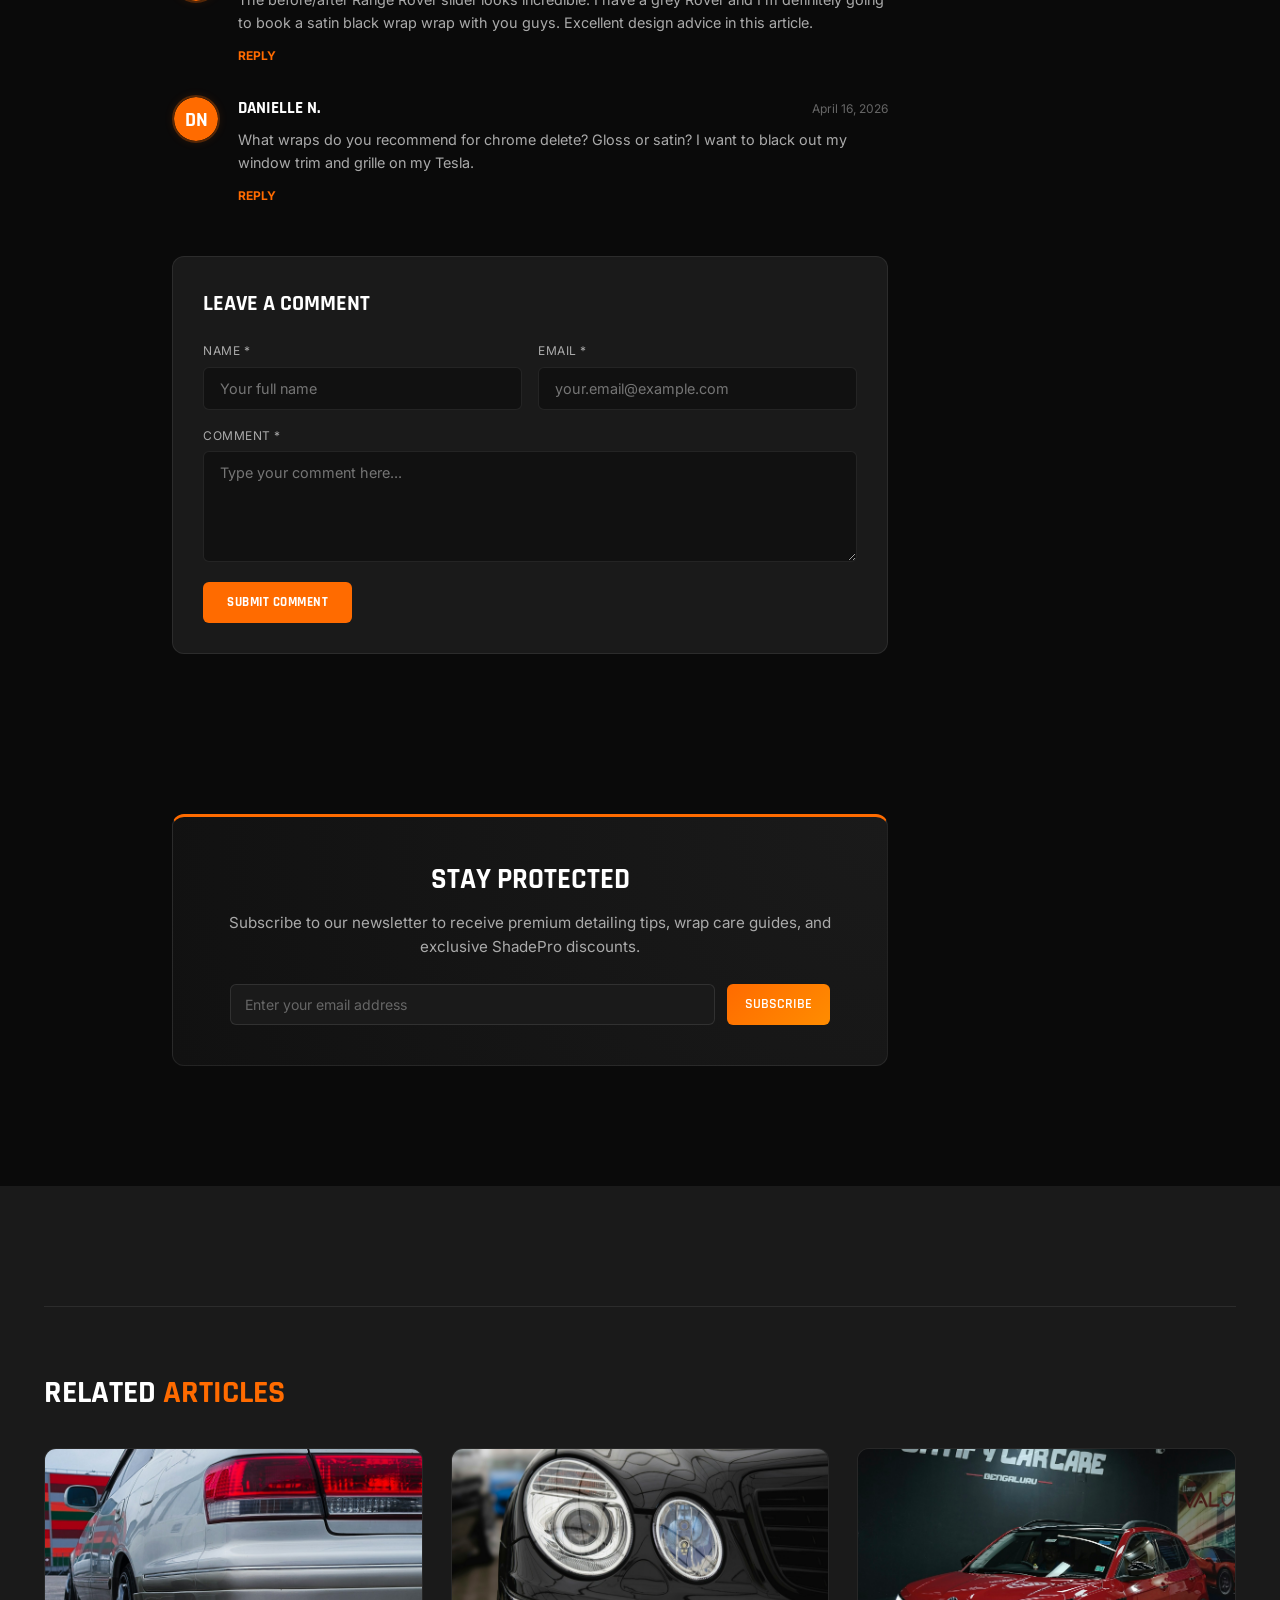
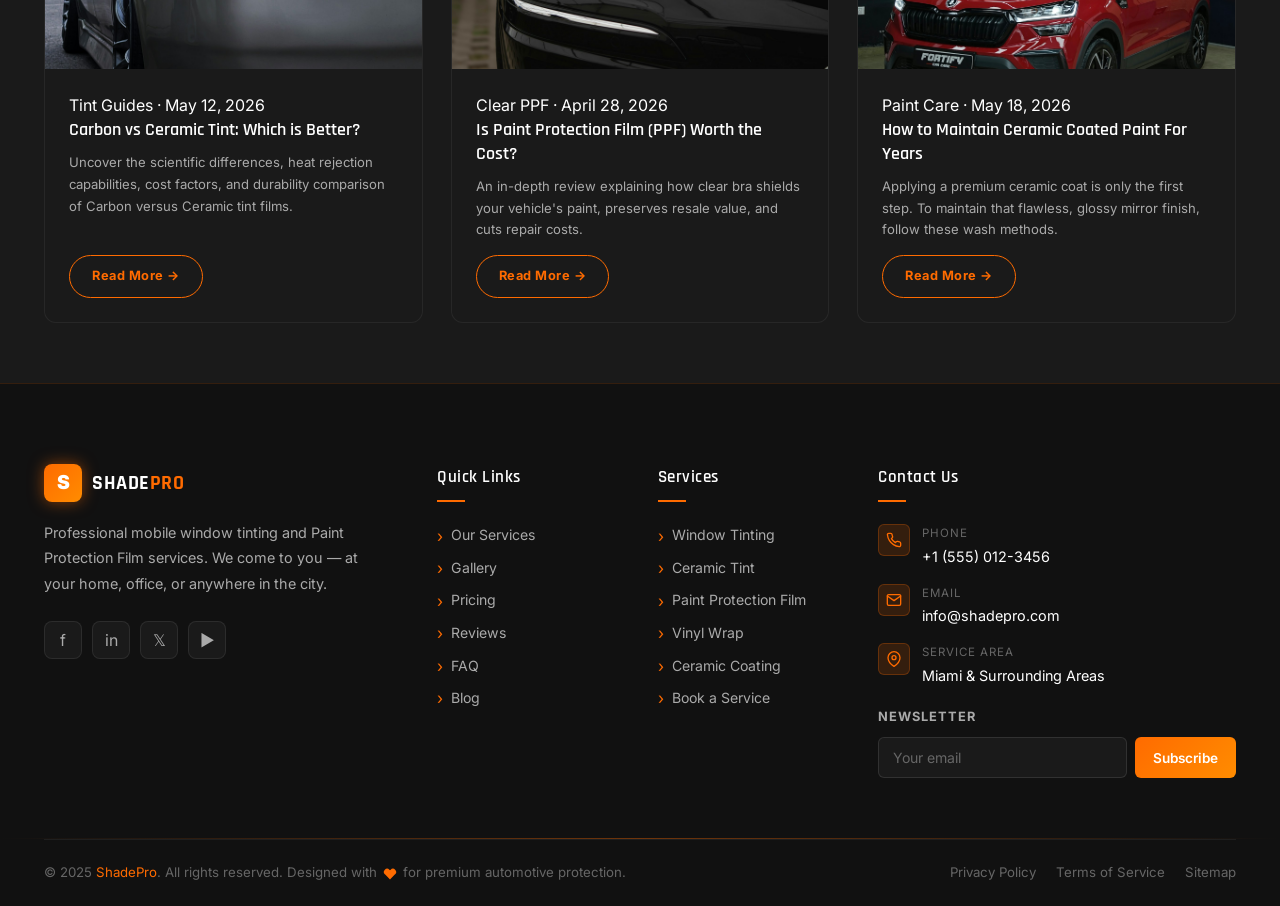
<file: blog-details-3.html>
<!DOCTYPE html>
<html lang="en">
<head>
  <meta charset="UTF-8" />
  <meta name="viewport" content="width=device-width, initial-scale=1.0" />
  <title>Choosing the Perfect Wrap Colour & Finish — ShadePro Premium Window Tint & PPF</title>
  <meta name="description" content="Explore matte, satin, metallic, and gloss vinyl wrap options. Learn how to choose colors and maintain your car wrap in hot climates." />
  <link rel="icon" type="image/png" href="images/favicon.png" />
  <link rel="stylesheet" href="css/global.css" />
  <link rel="stylesheet" href="css/navbar.css" />
  <link rel="stylesheet" href="css/footer.css" />
  <link rel="stylesheet" href="css/animations.css" />
  <link rel="stylesheet" href="css/blog-details.css" />
</head>
<body>

<!-- Nav Placeholder -->
<div id="nav-placeholder"></div>

<!-- ══ ARTICLE HERO ══ -->
<section class="article-hero" style="background-image: url('images/vinyl_wrap_porsche.jpg');">
  <div class="container">
    <div class="article-hero-content">
      <div class="breadcrumb" style="margin-bottom: 20px;">
        <a href="index.html">Home</a>
        <span style="margin: 0 8px; color: var(--gray-600);">/</span>
        <a href="blog.html">Blog</a>
        <span style="margin: 0 8px; color: var(--gray-600);">/</span>
        <span style="color: var(--white);">Choosing a Wrap Finish</span>
      </div>
      <span class="article-category">Vehicle Wraps</span>
      <h1 class="article-title">Choosing the Perfect Wrap <span>Colour & Finish</span></h1>
      
      <div class="article-hero-meta">
        <span>📅 April 15, 2026</span>
        <span>·</span>
        <span>⏱ 5 Min Read</span>
        <span>·</span>
        <div class="article-author-card">
          <img src="images/team_christian.jpg" alt="Dominic Cruz" class="author-img" />
          <div class="author-info-text">
            <span class="author-name">Dominic Cruz</span>
            <span class="author-title">Creative Design Lead</span>
          </div>
        </div>
      </div>
    </div>
  </div>
</section>

<!-- ══ MAIN ARTICLE CONTAINER ══ -->
<div class="container">
  <div class="article-container">
    
    <!-- STICKY SHARE SIDEBAR -->
    <aside class="social-share-sidebar">
      <span class="share-label">Share Article</span>
      <a href="#" class="share-btn" aria-label="Share on Facebook">
        <svg viewBox="0 0 24 24"><path d="M22 12c0-5.52-4.48-10-10-10S2 6.48 2 12c0 4.84 3.44 8.87 8 9.8V15H8v-3h2V9.5C10 7.57 11.57 6 13.5 6H16v3h-2c-.55 0-1 .45-1 1v2h3v3h-3v6.8c4.56-.93 8-4.96 8-9.8z"/></svg>
      </a>
      <a href="#" class="share-btn" aria-label="Share on Instagram">
        <svg viewBox="0 0 24 24"><path d="M12 2.163c3.204 0 3.584.012 4.85.07 3.252.148 4.771 1.691 4.919 4.919.058 1.265.069 1.645.069 4.849 0 3.205-.012 3.584-.069 4.849-.149 3.225-1.664 4.771-4.919 4.919-1.266.058-1.644.07-4.85.07-3.204 0-3.584-.012-4.849-.07-3.26-.149-4.771-1.699-4.919-4.92-.058-1.265-.07-1.644-.07-4.849 0-3.204.013-3.583.07-4.849.149-3.227 1.664-4.771 4.919-4.919 1.266-.057 1.645-.069 4.849-.069zM12 0C8.741 0 8.333.014 7.053.072 2.695.272.273 2.69.073 7.051.014 8.333 0 8.741 0 12c0 3.259.014 3.668.072 4.948.2 4.358 2.618 6.78 6.98 6.98 1.281.058 1.689.072 4.948.072 3.259 0 3.668-.014 4.948-.072 4.354-.2 6.782-2.618 6.979-6.98.059-1.28.073-1.689.073-4.948 0-3.259-.014-3.667-.072-4.947-.196-4.354-2.617-6.78-6.979-6.98C15.668.014 15.259 0 12 0zm0 5.838a6.162 6.162 0 1 0 0 12.324 6.162 6.162 0 0 0 0-12.324zM12 16a4 4 0 1 1 0-8 4 4 0 0 1 0 8zm6.406-11.845a1.44 1.44 0 1 0 0 2.881 1.44 1.44 0 0 0 0-2.881z"/></svg>
      </a>
      <a href="#" class="share-btn" aria-label="Share on WhatsApp">
        <svg viewBox="0 0 24 24"><path d="M.057 24l1.687-6.163c-1.041-1.804-1.588-3.849-1.587-5.946C.06 5.348 5.397.01 12.008.01c3.202.001 6.212 1.249 8.477 3.518 2.266 2.268 3.507 5.28 3.505 8.484-.004 6.657-5.34 11.997-11.953 11.997-2.005-.001-3.973-.502-5.717-1.456L0 24zm6.304-1.655l.361.214a9.878 9.878 0 0 0 5.035 1.385c5.626 0 10.201-4.576 10.204-10.203.002-2.727-1.053-5.291-2.971-7.21-1.919-1.92-4.478-2.978-7.21-2.98C6.129 1.55 1.554 6.126 1.55 11.754c-.001 1.78.463 3.52 1.34 5.061l.235.411-.998 3.648 3.73-.979z"/></svg>
      </a>
      <a href="#" class="share-btn" aria-label="Share on LinkedIn">
        <svg viewBox="0 0 24 24"><path d="M19 0h-14c-2.761 0-5 2.239-5 5v14c0 2.761 2.239 5 5 5h14c2.762 0 5-2.239 5-5v-14c0-2.761-2.238-5-5-5zm-11 19h-3v-11h3v11zm-1.5-12.268c-.966 0-1.75-.779-1.75-1.75s.784-1.75 1.75-1.75 1.75.779 1.75 1.75-.784 1.75-1.75 1.75zm13.5 12.268h-3v-5.604c0-3.368-4-3.113-4 0v5.604h-3v-11h3v1.765c1.396-2.586 7-2.777 7 2.476v6.759z"/></svg>
      </a>
      <a href="#" class="share-btn" aria-label="Share on Twitter">
        <svg viewBox="0 0 24 24"><path d="M23.953 4.57a10 10 0 01-2.825.775 4.958 4.958 0 002.163-2.723c-.951.555-2.005.959-3.127 1.184a4.92 4.92 0 00-8.384 4.482C7.69 8.095 4.067 6.13 1.64 3.162a4.822 4.822 0 00-.666 2.475c0 1.71.87 3.213 2.188 4.096a4.904 4.904 0 01-2.228-.616v.06a4.923 4.923 0 003.946 4.827 4.996 4.996 0 01-2.212.085 4.936 4.936 0 004.604 3.417 9.867 9.867 0 01-6.102 2.105c-.39 0-.779-.023-1.17-.067a13.995 13.995 0 007.557 2.209c9.053 0 13.998-7.496 13.998-13.985 0-.21 0-.42-.015-.63A9.935 9.935 0 0024 4.59z"/></svg>
      </a>
    </aside>

    <!-- MAIN BODY CONTENT -->
    <main class="article-body-col">
      <div class="article-content">
        
        <!-- Intro -->
        <p id="intro" class="reveal">
          A vinyl wrap is the ultimate way to express your personal style through your vehicle. Whether you want to turn a glossy white family SUV into a stealthy satin black cruiser, or give a sports car a striking brushed metallic finish, vinyl wrap offers <strong>endless aesthetic possibilities</strong>.
        </p>
        <p class="reveal">
          With thousands of color codes, textures, and finishes available from manufacturers like 3M, Avery Dennison, and Inozetek, choosing can feel overwhelming. In this guide, we clarify the differences between wrap finishes, look at wrap lifespans under intense UV climates, and explore the steps to choose a design that lasts.
        </p>

        <!-- Quote -->
        <blockquote class="highlight-quote reveal">
          <p>"Choosing a finish is about more than looks. Matte finishes absorb light and hide dust, while gloss finishes act like factory paint, showing lines and reflections."</p>
          <cite>Dominic Cruz, Creative Design Lead</cite>
        </blockquote>

        <!-- Heading 1 -->
        <h2 id="finishes">Matte vs. Satin vs. Metallic vs. Gloss: <span>The Differences</span></h2>
        <p class="reveal">
          Let's break down the major finishes you will encounter during a wrap consultation:
        </p>
        <h3 class="reveal">1. Gloss Wraps</h3>
        <p class="reveal">
          Designed to mimic factory paint. High-quality gloss wraps (especially modern paint-like films) feature a high-shine clear coat that reflects light sharply. Perfect if you love the look of fresh paint but want a color that isn't offered by your vehicle's manufacturer.
        </p>
        <h3 class="reveal">2. Matte Wraps</h3>
        <p class="reveal">
          Matte vinyl wraps reflect zero light, giving the vehicle a flat, aggressively stealthy appearance. They highlight body contours and muscle lines since they absorb light rather than reflecting it.
        </p>
        <h3 class="reveal">3. Satin Wraps</h3>
        <p class="reveal">
          The middle ground. Satin wraps reflect a soft, diffused glow (often referred to as a "frozen" look). It has the style of matte but retains a silky sheen under streetlights, making it the most popular finish for luxury sports cars.
        </p>
        <h3 class="reveal">4. Metallic & Chrome Wraps</h3>
        <p class="reveal">
          Metallic wraps contain tiny flakes (aluminum or synthetic) that sparkle in daylight. Chrome wraps take this to the absolute extreme, acting like a colored mirror.
        </p>

        <!-- Interactive Before/After Slider -->
        <h3 class="reveal">Before & After Wrap Transformation</h3>
        <p class="reveal">Drag the slider below to see a Range Rover transformed from factory gloss grey to a premium Satin Black vinyl wrap:</p>
        
        <div class="before-after-container reveal">
          <!-- Background: After (Wrapped) -->
          <img src="images/rover_after.png" alt="Satin Black Wrapped Range Rover" class="before-after-img" />
          
          <!-- Overlay: Before (Factory) -->
          <div class="before-after-overlay">
            <img src="images/rover_before.png" alt="Factory Gloss Metallic Range Rover" />
          </div>
          
          <!-- Handle & Input -->
          <div class="before-after-handle"></div>
          <input type="range" min="0" max="100" value="50" class="before-after-slider-input" aria-label="Before after image comparison slider" />
          
          <!-- Labels -->
          <span class="before-after-label label-before">Stock Paint</span>
          <span class="before-after-label label-after">Satin Wrap</span>
        </div>

        <!-- Heading 2 -->
        <h2 id="climate-lifespan">Climate Factors & <span>Vinyl Lifespan</span></h2>
        <p class="reveal">
          The lifetime of a vehicle wrap depends heavily on how it is cared for and the weather conditions it faces. In sunny, high-UV environments like Florida or California, solar radiation degrades the adhesives and color pigments faster than in cooler states.
        </p>
        
        <!-- Stats Grid -->
        <div class="article-stats-grid reveal" data-stagger>
          <div class="article-stat-card">
            <div class="article-stat-num" data-count="5" data-suffix=" Yrs">0 Yrs</div>
            <div class="article-stat-label">Average Lifespan</div>
          </div>
          <div class="article-stat-card">
            <div class="article-stat-num" data-count="500" data-suffix="+">0+</div>
            <div class="article-stat-label">Colors & Finishes</div>
          </div>
          <div class="article-stat-card">
            <div class="article-stat-num" data-count="85" data-suffix="%">0%</div>
            <div class="article-stat-label">Heat Deflected</div>
          </div>
        </div>

        <!-- Heading 3 -->
        <h2 id="wrap-care">Essential Wrap <span>Care & Maintenance Rules</span></h2>
        <p class="reveal">
          To reach the 5-year lifespan mark, wrapped cars must be maintained correctly. Vinyl is softer than factory clear coats, meaning automatic car washes with spinning nylon bristles will instantly scratch and swirl the vinyl.
        </p>
        
        <!-- Tip Box -->
        <div class="tip-card reveal">
          <div class="tip-card-title"><span class="tip-icon"></span><span>Expert Tip: Caring for Matte Wraps</span></div>
          <p>Never wax a matte or satin wrap! Wax is designed to fill microscopic paint pores and create a glossy, reflective surface. Applying wax to matte vinyl will ruin the flat appearance and create permanent, uneven shiny patches. Use only wrap-specific matte quick detail sprays.</p>
        </div>

        <!-- Heading 4 -->
        <h2 id="configurations">Custom Wrap <span>Configurations</span></h2>
        <p class="reveal">
          You don't have to wrap the entire vehicle. Many luxury owners opt for accent wraps. A gloss black roof wrap mimics a panoramic glass roof, while wrapping chrome trim pieces in gloss black (known as a "Chrome Delete") gives the vehicle a modern, black-out look. Mirror wraps, hood stripes, and interior console wraps are also popular styling options.
        </p>

        <!-- Recommendation Banner -->
        <div class="premium-cta-box reveal">
          <div class="premium-cta-text">
            <h4>Ready to Design Your Dream Ride?</h4>
            <p>Speak with our creative design team to explore hundreds of vinyl color samples.</p>
          </div>
          <a href="booking.html" class="btn btn-primary">Book Wrap Consult</a>
        </div>

        <!-- FAQs Accordion -->
        <h2 id="faq">Frequently Asked <span>Questions</span></h2>
        <div class="article-faq reveal">
          
          <div class="faq-accord-item">
            <div class="faq-accord-header">
              <span class="faq-accord-question">Will vinyl wrap damage my original paint?</span>
              <div class="faq-accord-icon"></div>
            </div>
            <div class="faq-accord-content">
              <p>No. When high-quality vinyl (like 3M or Avery) is applied to healthy, original factory paint, it acts as a protective shield against minor scratches and UV fading. When removed within the film's warrantied lifespan, the original paint will be in the exact same condition as the day the wrap was installed. Note: Wraps should not be installed over failing, peeling clear coats.</p>
            </div>
          </div>

          <div class="faq-accord-item">
            <div class="faq-accord-header">
              <span class="faq-accord-question">Can I ceramic coat a vinyl wrap?</span>
              <div class="faq-accord-icon"></div>
            </div>
            <div class="faq-accord-content">
              <p>Yes. Ceramic coatings are highly recommended for vinyl wraps. The coating creates a hydrophobic chemical barrier that protects the vinyl from staining, road chemicals, bugs, and UV rays, significantly extending the wrap's lifespan and making washing much easier.</p>
            </div>
          </div>

          <div class="faq-accord-item">
            <div class="faq-accord-header">
              <span class="faq-accord-question">How do I wash my wrapped car?</span>
              <div class="faq-accord-icon"></div>
            </div>
            <div class="faq-accord-content">
              <p>Hand washing is the absolute best method. Use a pH-neutral car wash shampoo, a soft microfiber mitt, and clean water. Avoid high-pressure water sprays directly along the edges of the wrap seams, as this can cause the film to lift. Gently dry with a clean microfiber towel.</p>
            </div>
          </div>

        </div>

      </div>

      <!-- COMMENTS SECTION -->
      <section class="comments-section reveal">
        <h3 class="comments-title">Discussion (<span>2</span>)</h3>
        
        <div class="comment-list" id="blogCommentList">
          <!-- Comment 1 -->
          <div class="comment-item">
            <svg class="comment-avatar" viewBox="0 0 100 100" xmlns="http://www.w3.org/2000/svg">
    <circle cx="50" cy="50" r="50" fill="#ff6b00"/>
    <text x="50%" y="65%" font-family="var(--font-head)" font-size="45" fill="white" font-weight="bold" text-anchor="middle">MT</text>
            </svg>
            <div class="comment-content">
              <div class="comment-meta">
                <span class="comment-author-name">Mike Taylor</span>
                <span class="comment-date">April 18, 2026</span>
              </div>
              <p class="comment-text">The before/after Range Rover slider looks incredible. I have a grey Rover and I'm definitely going to book a satin black wrap wrap with you guys. Excellent design advice in this article.</p>
              <button class="comment-reply-btn">Reply</button>
            </div>
          </div>

          <!-- Comment 2 -->
          <div class="comment-item">
            <svg class="comment-avatar" viewBox="0 0 100 100" xmlns="http://www.w3.org/2000/svg">
    <circle cx="50" cy="50" r="50" fill="#ff6b00"/>
    <text x="50%" y="65%" font-family="var(--font-head)" font-size="45" fill="white" font-weight="bold" text-anchor="middle">DN</text>
            </svg>
            <div class="comment-content">
              <div class="comment-meta">
                <span class="comment-author-name">Danielle N.</span>
                <span class="comment-date">April 16, 2026</span>
              </div>
              <p class="comment-text">What wraps do you recommend for chrome delete? Gloss or satin? I want to black out my window trim and grille on my Tesla.</p>
              <button class="comment-reply-btn">Reply</button>
            </div>
          </div>
        </div>

        <!-- Comment Form -->
        <div class="comment-form-wrapper">
          <h4 class="comment-form-title">Leave a Comment</h4>
          <form id="blogCommentForm" onsubmit="return false;">
            <div class="comment-form-grid">
              <div class="comment-form-group">
                <label for="commentName">Name *</label>
                <input type="text" id="commentName" class="comment-input" required placeholder="Your full name" />
              </div>
              <div class="comment-form-group">
                <label for="commentEmail">Email *</label>
                <input type="email" id="commentEmail" class="comment-input" required placeholder="your.email@example.com" />
              </div>
            </div>
            <div class="comment-form-group" style="margin-bottom: 20px;">
              <label for="commentText">Comment *</label>
              <textarea id="commentText" class="comment-input" rows="5" required placeholder="Type your comment here..."></textarea>
            </div>
            <button type="submit" class="comment-form-submit">Submit Comment</button>
          </form>
        </div>
      </section>

      <!-- PREMIUM NEWSLETTER BOX -->
      <section class="article-newsletter reveal">
        <h3 class="newsletter-box-title">Stay Protected</h3>
        <p class="newsletter-box-sub">Subscribe to our newsletter to receive premium detailing tips, wrap care guides, and exclusive ShadePro discounts.</p>
        <form class="newsletter-box-form newsletter-form" onsubmit="return false;">
          <input type="email" class="newsletter-box-input" placeholder="Enter your email address" required aria-label="Email Address" />
          <button type="submit" class="newsletter-box-btn">Subscribe</button>
        </form>
      </section>

    </main>

    <!-- RIGHT SIDEBAR (TOC + WIDGETS) -->
    <aside class="article-sidebar-col">
      <div class="sidebar-widget">
        <h4 class="widget-title">Table of Contents</h4>
        <nav class="toc-list">
          <a href="#intro" class="toc-link active">Introduction</a>
          <a href="#finishes" class="toc-link">Wrap Finishes</a>
          <a href="#climate-lifespan" class="toc-link">Climate & Lifespan</a>
          <a href="#wrap-care" class="toc-link">Care & Maintenance</a>
          <a href="#configurations" class="toc-link">Custom Accents</a>
          <a href="#faq" class="toc-link">FAQs</a>
        </nav>
      </div>

      <div class="sidebar-widget">
        <h4 class="widget-title">Premium Services</h4>
        <div style="display: flex; flex-direction: column; gap: 14px;">
          <a href="services.html" class="btn btn-outline" style="text-align: center; font-size: 0.8rem; padding: 10px 0;">Window Tinting</a>
          <a href="services.html" class="btn btn-outline" style="text-align: center; font-size: 0.8rem; padding: 10px 0;">Paint Protection Film</a>
          <a href="services.html" class="btn btn-outline" style="text-align: center; font-size: 0.8rem; padding: 10px 0;">Vinyl Wrap</a>
          <a href="services.html" class="btn btn-outline" style="text-align: center; font-size: 0.8rem; padding: 10px 0;">Ceramic Coating</a>
        </div>
      </div>
    </aside>

  </div>
</div>

<!-- ══ RELATED ARTICLES SECTION ══ -->
<section class="section-alt" style="padding: 60px 0;">
  <div class="container">
    <div class="related-articles">
      <h3 class="related-title">Related <span>Articles</span></h3>
      
      <div style="display: grid; grid-template-columns: repeat(auto-fit, minmax(280px, 1fr)); gap: 28px;">
        <!-- Card 1 -->
        <div class="blog-card reveal">
          <div class="blog-img-wrap">
            <img src="images/tint_result.jpg" alt="Window Tinting Service" class="blog-img" />
          </div>
          <div class="blog-content">
            <div class="post-meta-wrap">
              <span class="post-meta-tag">Tint Guides</span>
              <span>·</span>
              <span>May 12, 2026</span>
            </div>
            <h4 class="blog-title" style="font-size: 1.15rem; margin-bottom: 10px;">Carbon vs Ceramic Tint: Which is Better?</h4>
            <p class="blog-excerpt" style="font-size: 0.82rem; margin-bottom: 14px; min-height: 50px;">Uncover the scientific differences, heat rejection capabilities, cost factors, and durability comparison of Carbon versus Ceramic tint films.</p>
            <a href="blog-details-1.html" class="read-more-link" style="font-size: 0.8rem;">Read More →</a>
          </div>
        </div>

        <!-- Card 2 -->
        <div class="blog-card reveal">
          <div class="blog-img-wrap">
            <img src="images/black_mercedes.jpg" alt="Paint Protection Film Installation" class="blog-img" />
          </div>
          <div class="blog-content">
            <div class="post-meta-wrap">
              <span class="post-meta-tag">Clear PPF</span>
              <span>·</span>
              <span>April 28, 2026</span>
            </div>
            <h4 class="blog-title" style="font-size: 1.15rem; margin-bottom: 10px;">Is Paint Protection Film (PPF) Worth the Cost?</h4>
            <p class="blog-excerpt" style="font-size: 0.82rem; margin-bottom: 14px; min-height: 50px;">An in-depth review explaining how clear bra shields your vehicle's paint, preserves resale value, and cuts repair costs.</p>
            <a href="blog-details-2.html" class="read-more-link" style="font-size: 0.8rem;">Read More →</a>
          </div>
        </div>

        <!-- Card 3 -->
        <div class="blog-card reveal">
          <div class="blog-img-wrap">
            <img src="images/detailing_shop.jpg" alt="Hydrophobic Ceramic Coating" class="blog-img" />
          </div>
          <div class="blog-content">
            <div class="post-meta-wrap">
              <span class="post-meta-tag">Paint Care</span>
              <span>·</span>
              <span>May 18, 2026</span>
            </div>
            <h4 class="blog-title" style="font-size: 1.15rem; margin-bottom: 10px;">How to Maintain Ceramic Coated Paint For Years</h4>
            <p class="blog-excerpt" style="font-size: 0.82rem; margin-bottom: 14px; min-height: 50px;">Applying a premium ceramic coat is only the first step. To maintain that flawless, glossy mirror finish, follow these wash methods.</p>
            <a href="blog-details-4.html" class="read-more-link" style="font-size: 0.8rem;">Read More →</a>
          </div>
        </div>
      </div>

    </div>
  </div>
</section>

<!-- Footer Placeholder -->
<div id="footer-placeholder"></div>

<script src="js/components.js"></script>
<script src="js/main.js"></script>
<script>
document.addEventListener('DOMContentLoaded', () => {
  // Before/After Slider Control
  document.querySelectorAll('.before-after-slider-input').forEach(input => {
    input.addEventListener('input', (e) => {
      const container = e.target.closest('.before-after-container');
      const overlay = container.querySelector('.before-after-overlay');
      const handle = container.querySelector('.before-after-handle');
      const percentage = e.target.value;
      overlay.style.width = `${percentage}%`;
      handle.style.left = `${percentage}%`;
    });
  });

  // FAQ Accordion Toggle
  document.querySelectorAll('.faq-accord-header').forEach(header => {
    header.addEventListener('click', () => {
      const item = header.closest('.faq-accord-item');
      const isActive = item.classList.contains('active');
      
      // Close other items
      document.querySelectorAll('.faq-accord-item').forEach(i => {
        i.classList.remove('active');
        i.querySelector('.faq-accord-content').style.maxHeight = '0px';
      });
      
      if (!isActive) {
        item.classList.add('active');
        const content = item.querySelector('.faq-accord-content');
        content.style.maxHeight = content.scrollHeight + 'px';
      }
    });
  });

  // Table of Contents Smooth Scroll & Active Indicator
  const tocLinks = document.querySelectorAll('.toc-link');
  const headings = document.querySelectorAll('.article-content h2, .article-content h3');

  window.addEventListener('scroll', () => {
    let currentActive = 'intro';
    headings.forEach(heading => {
      const top = heading.getBoundingClientRect().top;
      if (top < 120) {
        currentActive = heading.getAttribute('id');
      }
    });
    
    tocLinks.forEach(link => {
      link.classList.remove('active');
      const href = link.getAttribute('href').substring(1);
      if (href === currentActive) {
        link.classList.add('active');
      }
    });
  }, { passive: true });

  // Dynamic Comments Submission
  const commentForm = document.getElementById('blogCommentForm');
  const commentList = document.getElementById('blogCommentList');
  if (commentForm && commentList) {
    commentForm.addEventListener('submit', (e) => {
      e.preventDefault();
      const name = document.getElementById('commentName').value.trim();
      const email = document.getElementById('commentEmail').value.trim();
      const text = document.getElementById('commentText').value.trim();
      
      if (!name || !text) return;
      
      // Extract initials
      const initials = name.split(' ').map(n => n[0]).join('').substring(0, 2).toUpperCase();
      
      // Create new comment element
      const commentItem = document.createElement('div');
      commentItem.className = 'comment-item reveal active';
      commentItem.innerHTML = `
        <svg class="comment-avatar" viewBox="0 0 100 100" xmlns="http://www.w3.org/2000/svg">
      <circle cx="50" cy="50" r="50" fill="#ff6b00"/>
                <text x="50%" y="65%" font-family="var(--font-head)" font-size="45" fill="white" font-weight="bold" text-anchor="middle">${initials}</text>
        </svg>
        <div class="comment-content">
          <div class="comment-meta">
            <span class="comment-author-name">${name}</span>
            <span class="comment-date">Just Now</span>
          </div>
          <p class="comment-text">${text}</p>
          <button class="comment-reply-btn">Reply</button>
        </div>
      `;
      
      // Prepend to list
      commentList.insertBefore(commentItem, commentList.firstChild);
      
      // Reset form
      commentForm.reset();
    });
  }
});
</script>
</body>
</html>
</file>
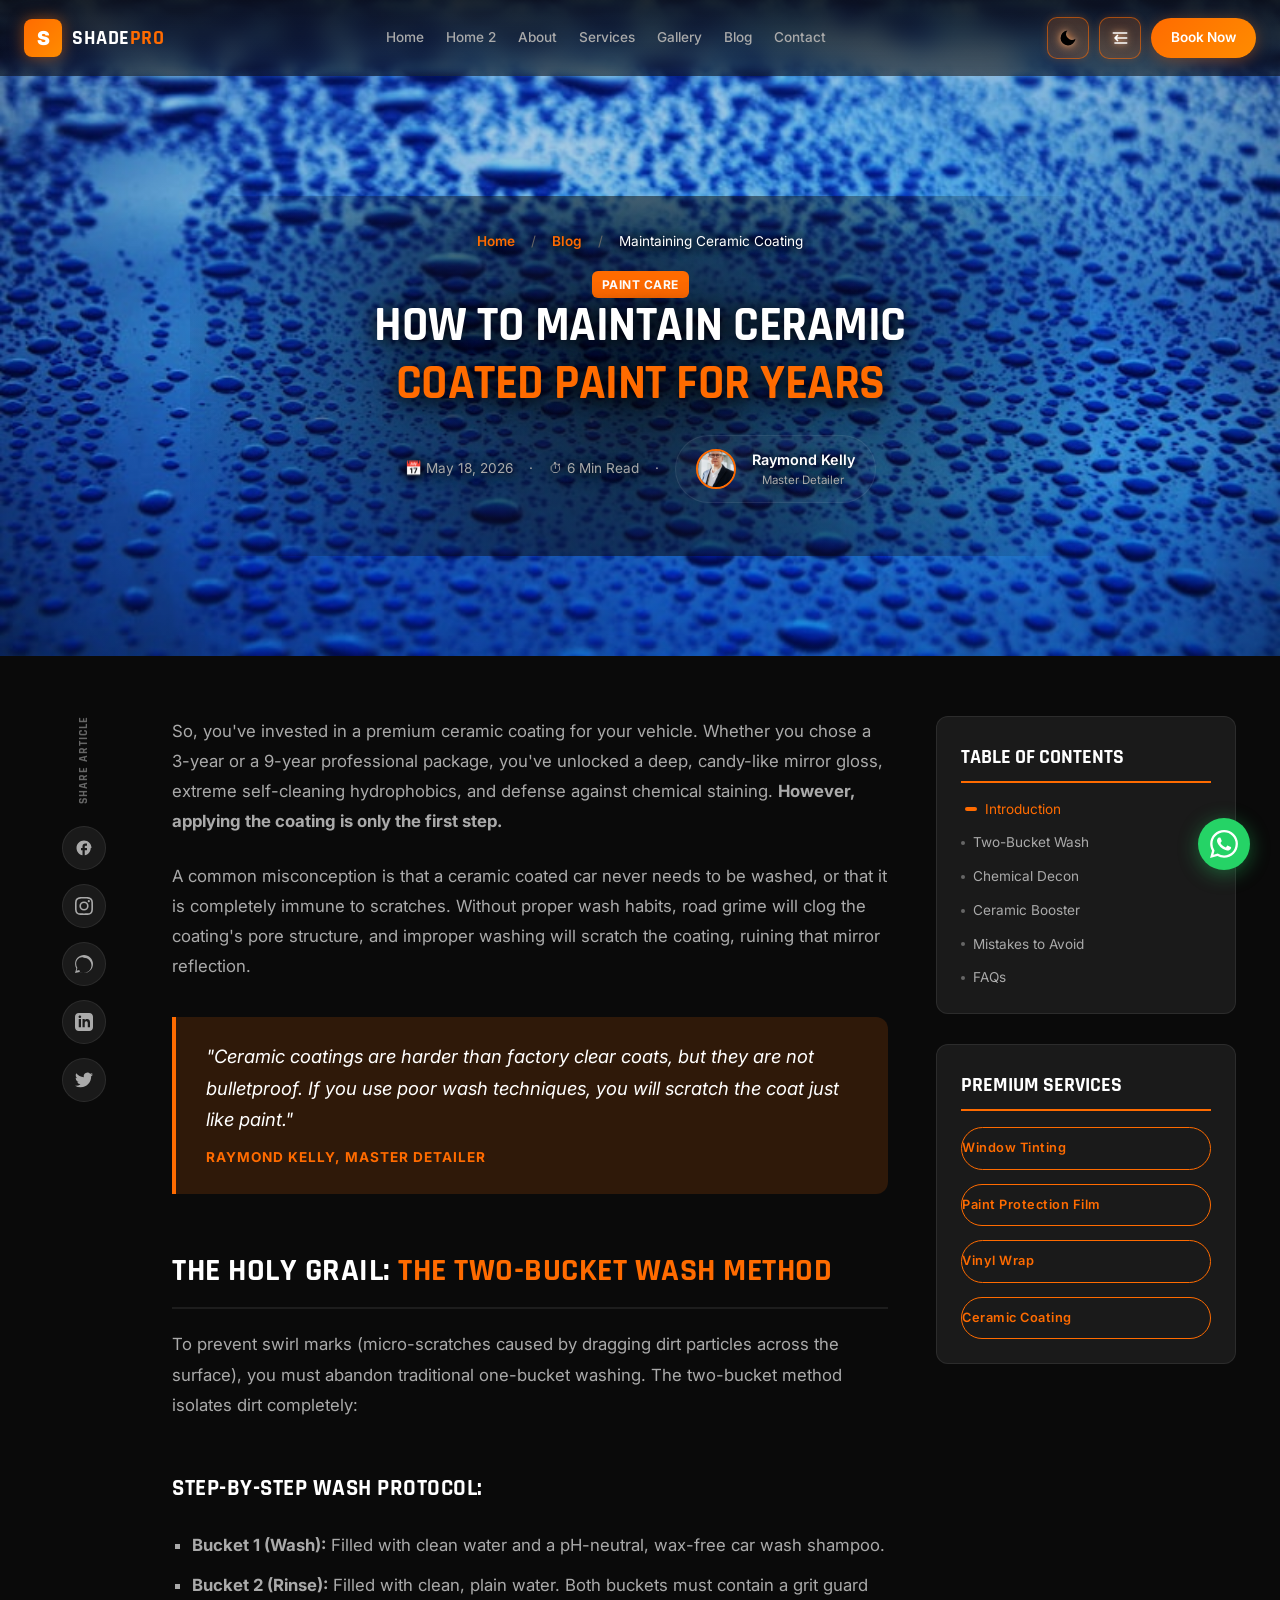
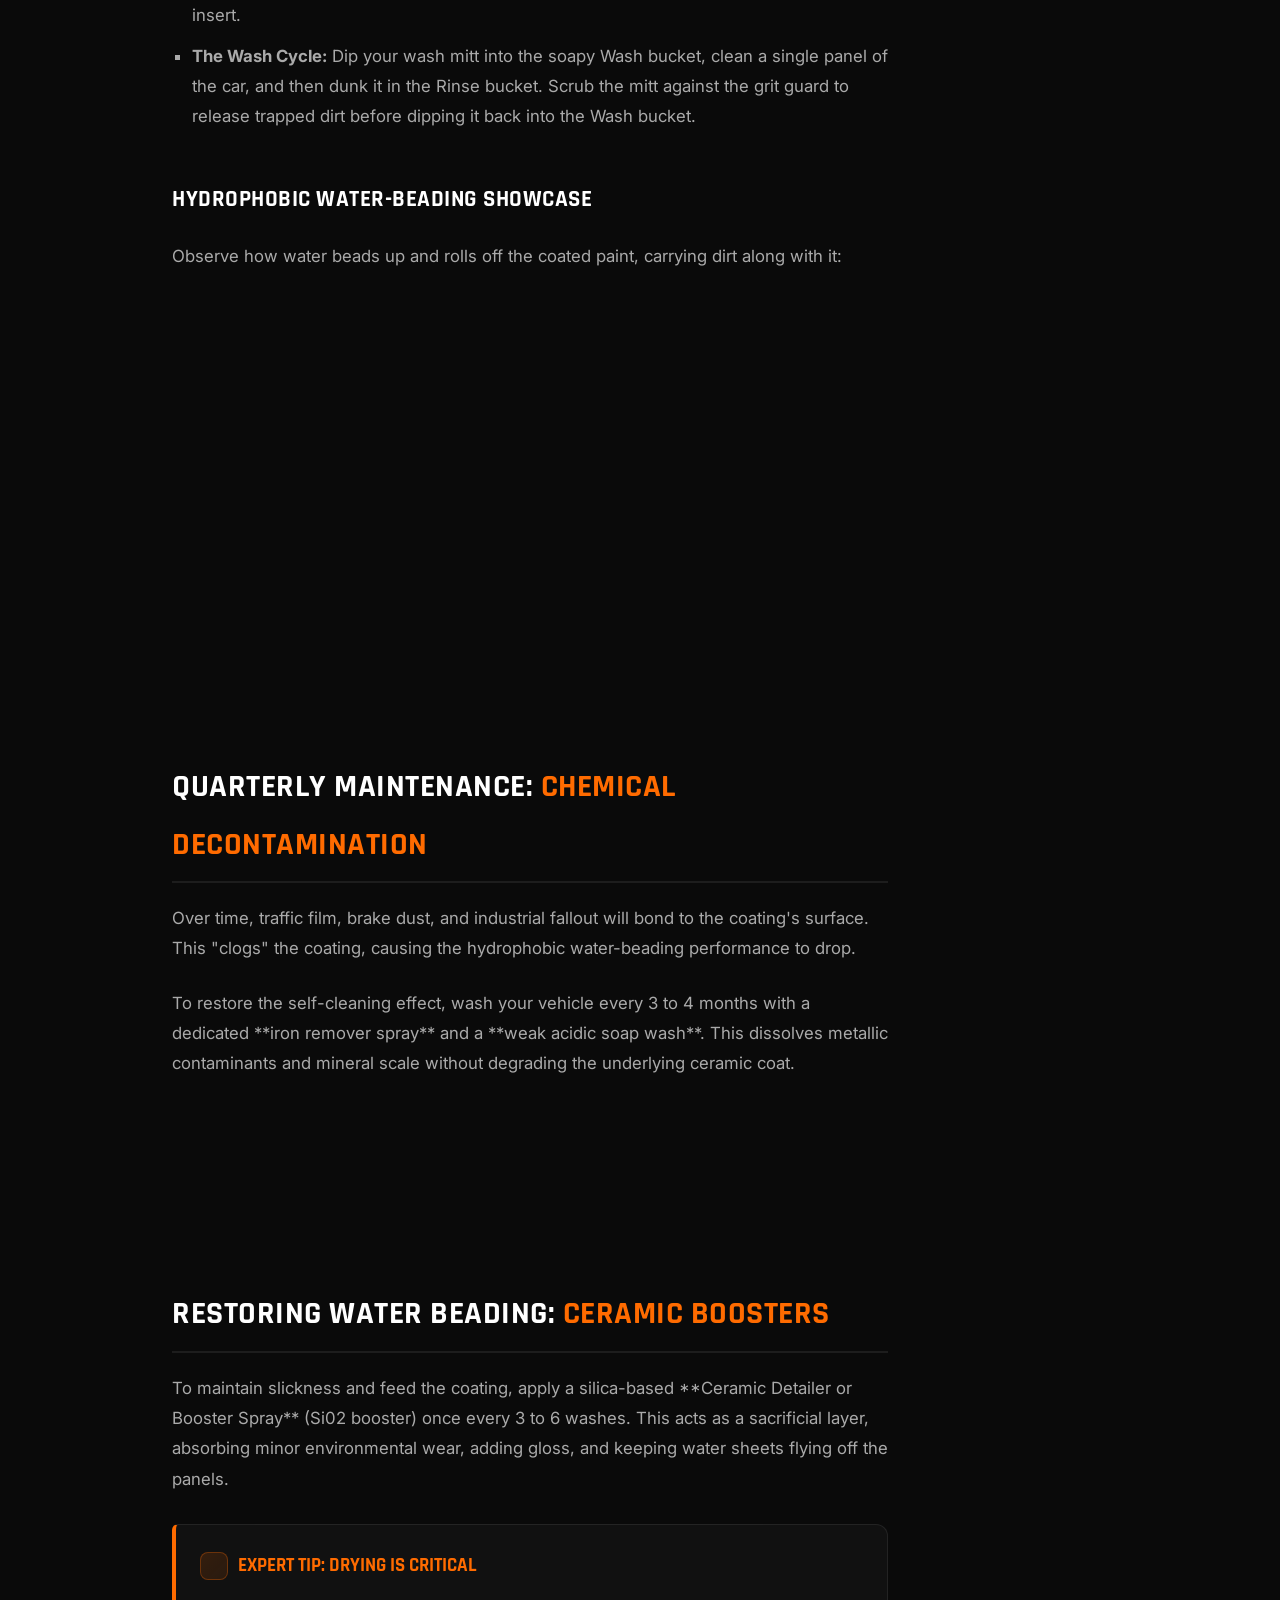
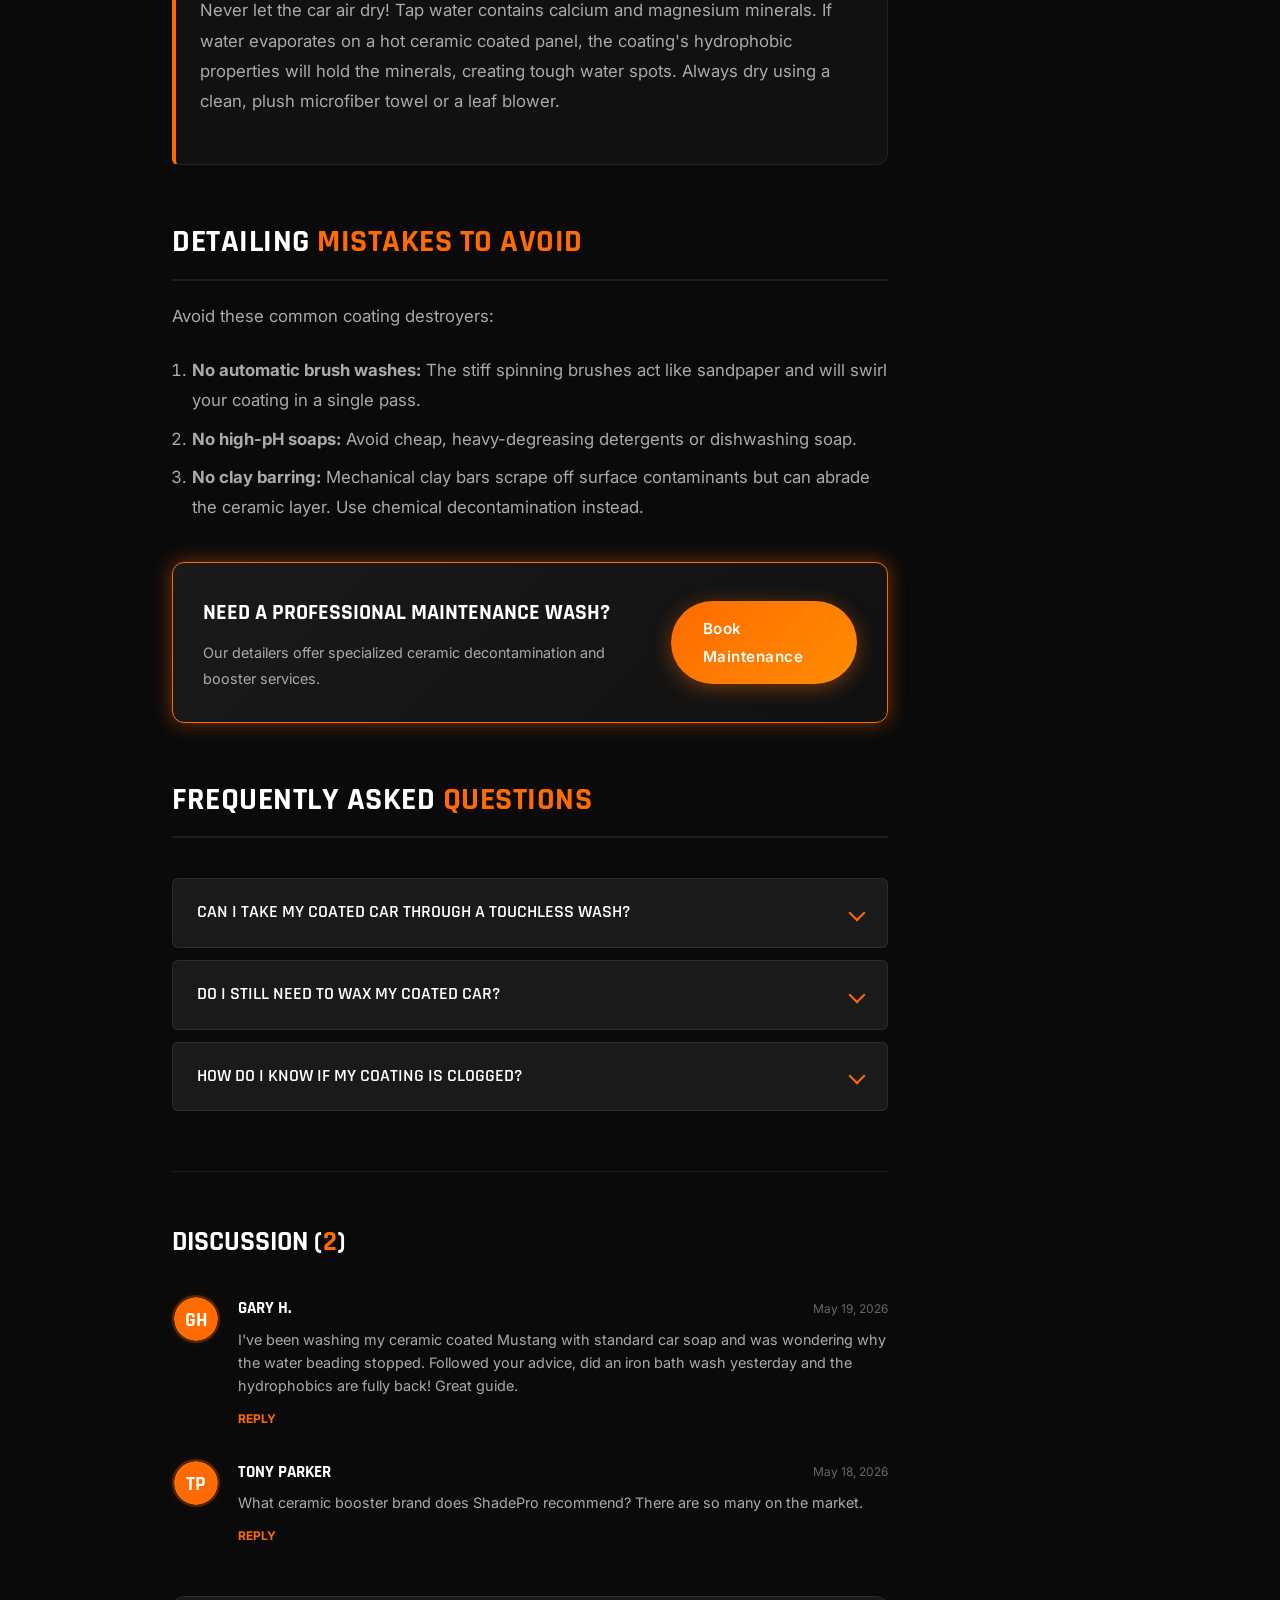
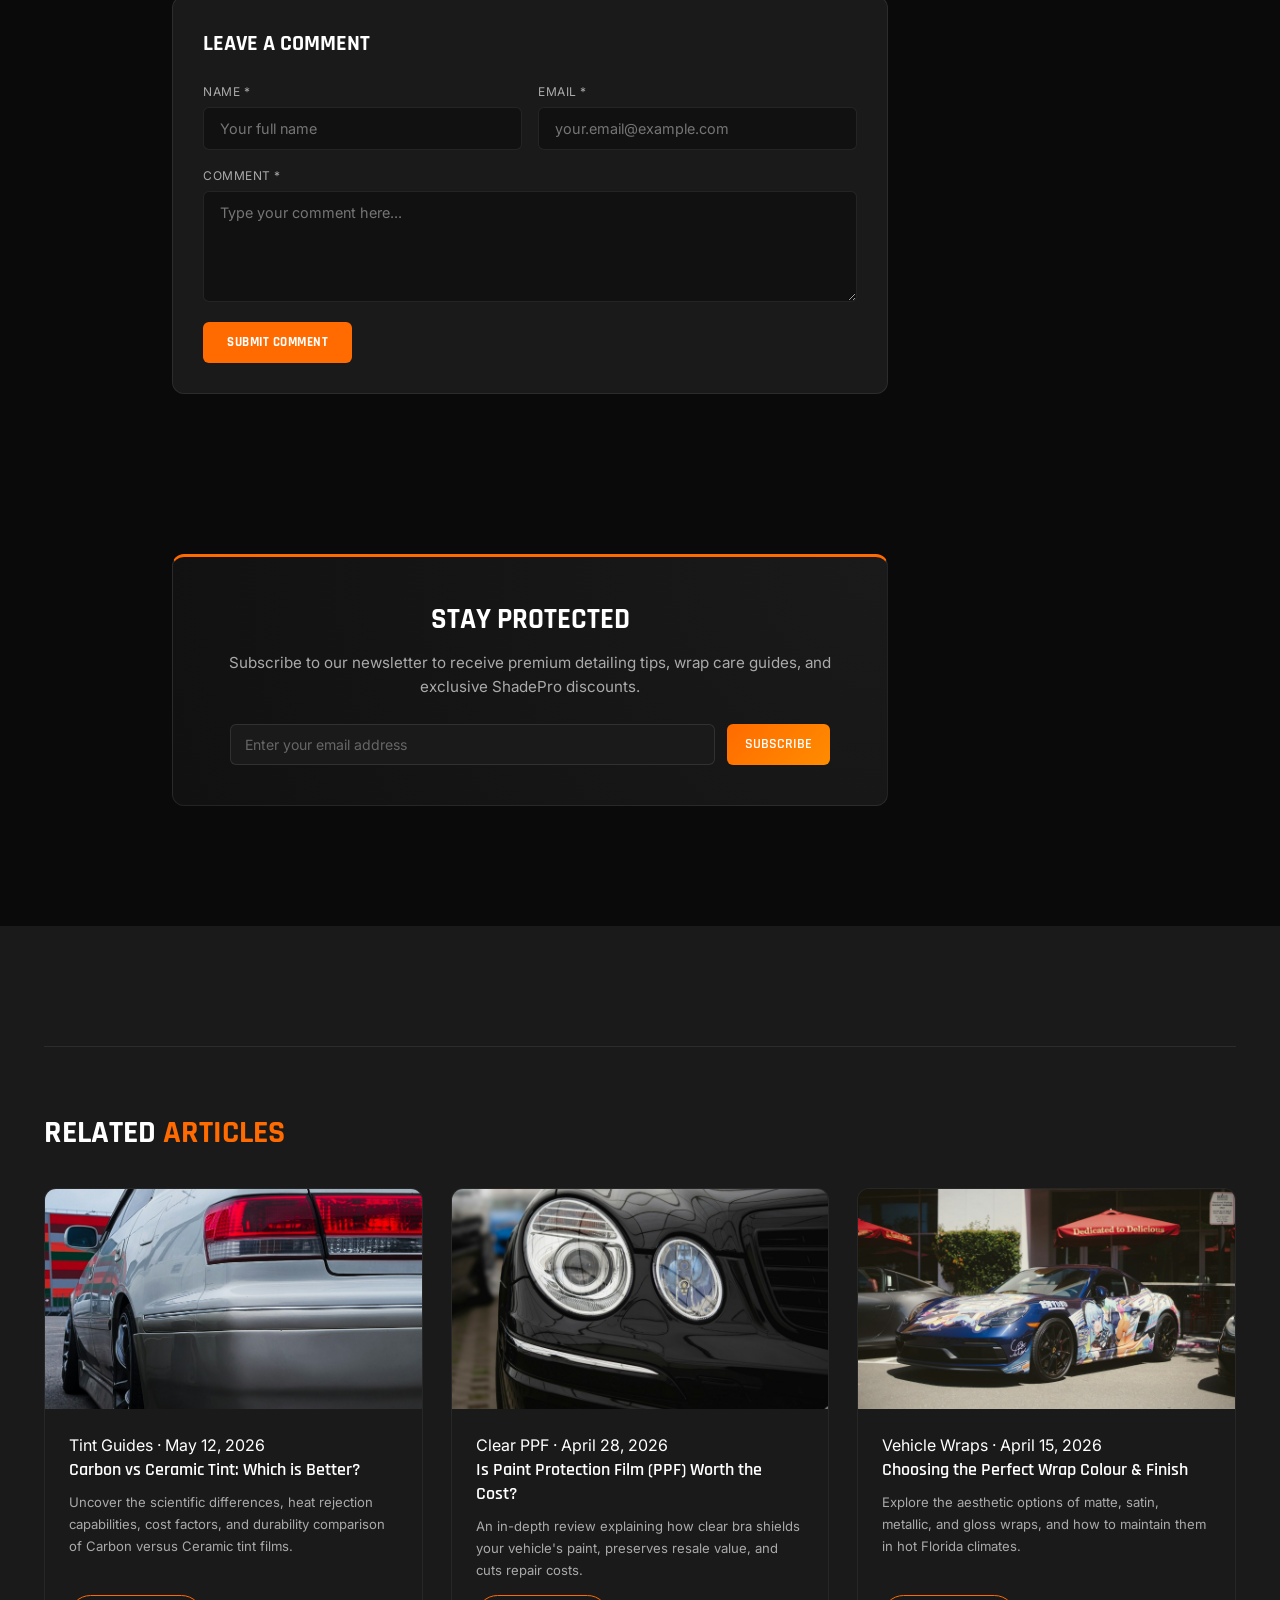
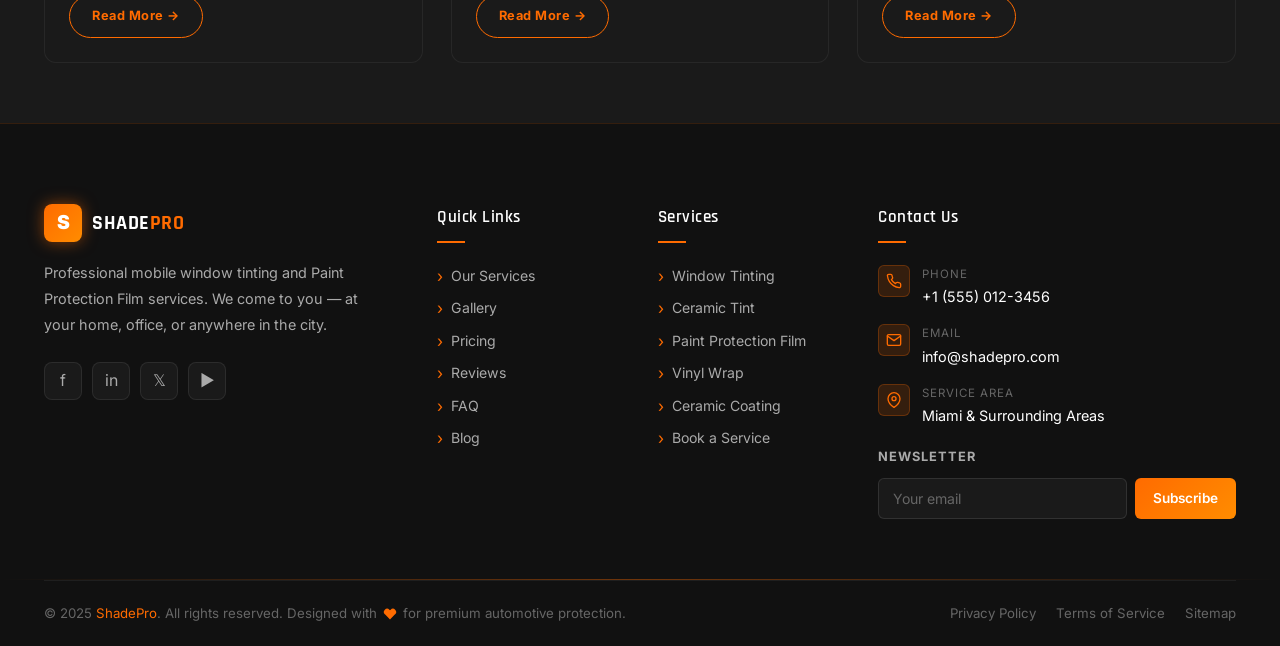
<file: blog-details-4.html>
<!DOCTYPE html>
<html lang="en">
<head>
  <meta charset="UTF-8" />
  <meta name="viewport" content="width=device-width, initial-scale=1.0" />
  <title>How to Maintain Ceramic Coated Paint For Years — ShadePro Premium Window Tint & PPF</title>
  <meta name="description" content="A masterclass detailing guide to maintaining your ceramic coating. Learn the 2-bucket wash method, boost sprays, and how to avoid swirls." />
  <link rel="icon" type="image/png" href="images/favicon.png" />
  <link rel="stylesheet" href="css/global.css" />
  <link rel="stylesheet" href="css/navbar.css" />
  <link rel="stylesheet" href="css/footer.css" />
  <link rel="stylesheet" href="css/animations.css" />
  <link rel="stylesheet" href="css/blog-details.css" />
</head>
<body>

<!-- Nav Placeholder -->
<div id="nav-placeholder"></div>

<!-- ══ ARTICLE HERO ══ -->
<section class="article-hero" style="background-image: url('images/water_beading.jpg');">
  <div class="container">
    <div class="article-hero-content">
      <div class="breadcrumb" style="margin-bottom: 20px;">
        <a href="index.html">Home</a>
        <span style="margin: 0 8px; color: var(--gray-600);">/</span>
        <a href="blog.html">Blog</a>
        <span style="margin: 0 8px; color: var(--gray-600);">/</span>
        <span style="color: var(--white);">Maintaining Ceramic Coating</span>
      </div>
      <span class="article-category">Paint Care</span>
      <h1 class="article-title">How to Maintain Ceramic <span>Coated Paint For Years</span></h1>
      
      <div class="article-hero-meta">
        <span>📅 May 18, 2026</span>
        <span>·</span>
        <span>⏱ 6 Min Read</span>
        <span>·</span>
        <div class="article-author-card">
          <img src="images/team_marcus.jpg" alt="Raymond Kelly" class="author-img" />
          <div class="author-info-text">
            <span class="author-name">Raymond Kelly</span>
            <span class="author-title">Master Detailer</span>
          </div>
        </div>
      </div>
    </div>
  </div>
</section>

<!-- ══ MAIN ARTICLE CONTAINER ══ -->
<div class="container">
  <div class="article-container">
    
    <!-- STICKY SHARE SIDEBAR -->
    <aside class="social-share-sidebar">
      <span class="share-label">Share Article</span>
      <a href="#" class="share-btn" aria-label="Share on Facebook">
        <svg viewBox="0 0 24 24"><path d="M22 12c0-5.52-4.48-10-10-10S2 6.48 2 12c0 4.84 3.44 8.87 8 9.8V15H8v-3h2V9.5C10 7.57 11.57 6 13.5 6H16v3h-2c-.55 0-1 .45-1 1v2h3v3h-3v6.8c4.56-.93 8-4.96 8-9.8z"/></svg>
      </a>
      <a href="#" class="share-btn" aria-label="Share on Instagram">
        <svg viewBox="0 0 24 24"><path d="M12 2.163c3.204 0 3.584.012 4.85.07 3.252.148 4.771 1.691 4.919 4.919.058 1.265.069 1.645.069 4.849 0 3.205-.012 3.584-.069 4.849-.149 3.225-1.664 4.771-4.919 4.919-1.266.058-1.644.07-4.85.07-3.204 0-3.584-.012-4.849-.07-3.26-.149-4.771-1.699-4.919-4.92-.058-1.265-.07-1.644-.07-4.849 0-3.204.013-3.583.07-4.849.149-3.227 1.664-4.771 4.919-4.919 1.266-.057 1.645-.069 4.849-.069zM12 0C8.741 0 8.333.014 7.053.072 2.695.272.273 2.69.073 7.051.014 8.333 0 8.741 0 12c0 3.259.014 3.668.072 4.948.2 4.358 2.618 6.78 6.98 6.98 1.281.058 1.689.072 4.948.072 3.259 0 3.668-.014 4.948-.072 4.354-.2 6.782-2.618 6.979-6.98.059-1.28.073-1.689.073-4.948 0-3.259-.014-3.667-.072-4.947-.196-4.354-2.617-6.78-6.979-6.98C15.668.014 15.259 0 12 0zm0 5.838a6.162 6.162 0 1 0 0 12.324 6.162 6.162 0 0 0 0-12.324zM12 16a4 4 0 1 1 0-8 4 4 0 0 1 0 8zm6.406-11.845a1.44 1.44 0 1 0 0 2.881 1.44 1.44 0 0 0 0-2.881z"/></svg>
      </a>
      <a href="#" class="share-btn" aria-label="Share on WhatsApp">
        <svg viewBox="0 0 24 24"><path d="M.057 24l1.687-6.163c-1.041-1.804-1.588-3.849-1.587-5.946C.06 5.348 5.397.01 12.008.01c3.202.001 6.212 1.249 8.477 3.518 2.266 2.268 3.507 5.28 3.505 8.484-.004 6.657-5.34 11.997-11.953 11.997-2.005-.001-3.973-.502-5.717-1.456L0 24zm6.304-1.655l.361.214a9.878 9.878 0 0 0 5.035 1.385c5.626 0 10.201-4.576 10.204-10.203.002-2.727-1.053-5.291-2.971-7.21-1.919-1.92-4.478-2.978-7.21-2.98C6.129 1.55 1.554 6.126 1.55 11.754c-.001 1.78.463 3.52 1.34 5.061l.235.411-.998 3.648 3.73-.979z"/></svg>
      </a>
      <a href="#" class="share-btn" aria-label="Share on LinkedIn">
        <svg viewBox="0 0 24 24"><path d="M19 0h-14c-2.761 0-5 2.239-5 5v14c0 2.761 2.239 5 5 5h14c2.762 0 5-2.239 5-5v-14c0-2.761-2.238-5-5-5zm-11 19h-3v-11h3v11zm-1.5-12.268c-.966 0-1.75-.779-1.75-1.75s.784-1.75 1.75-1.75 1.75.779 1.75 1.75-.784 1.75-1.75 1.75zm13.5 12.268h-3v-5.604c0-3.368-4-3.113-4 0v5.604h-3v-11h3v1.765c1.396-2.586 7-2.777 7 2.476v6.759z"/></svg>
      </a>
      <a href="#" class="share-btn" aria-label="Share on Twitter">
        <svg viewBox="0 0 24 24"><path d="M23.953 4.57a10 10 0 01-2.825.775 4.958 4.958 0 002.163-2.723c-.951.555-2.005.959-3.127 1.184a4.92 4.92 0 00-8.384 4.482C7.69 8.095 4.067 6.13 1.64 3.162a4.822 4.822 0 00-.666 2.475c0 1.71.87 3.213 2.188 4.096a4.904 4.904 0 01-2.228-.616v.06a4.923 4.923 0 003.946 4.827 4.996 4.996 0 01-2.212.085 4.936 4.936 0 004.604 3.417 9.867 9.867 0 01-6.102 2.105c-.39 0-.779-.023-1.17-.067a13.995 13.995 0 007.557 2.209c9.053 0 13.998-7.496 13.998-13.985 0-.21 0-.42-.015-.63A9.935 9.935 0 0024 4.59z"/></svg>
      </a>
    </aside>

    <!-- MAIN BODY CONTENT -->
    <main class="article-body-col">
      <div class="article-content">
        
        <!-- Intro -->
        <p id="intro" class="reveal">
          So, you've invested in a premium ceramic coating for your vehicle. Whether you chose a 3-year or a 9-year professional package, you've unlocked a deep, candy-like mirror gloss, extreme self-cleaning hydrophobics, and defense against chemical staining. <strong>However, applying the coating is only the first step.</strong>
        </p>
        <p class="reveal">
          A common misconception is that a ceramic coated car never needs to be washed, or that it is completely immune to scratches. Without proper wash habits, road grime will clog the coating's pore structure, and improper washing will scratch the coating, ruining that mirror reflection.
        </p>

        <!-- Quote -->
        <blockquote class="highlight-quote reveal">
          <p>"Ceramic coatings are harder than factory clear coats, but they are not bulletproof. If you use poor wash techniques, you will scratch the coat just like paint."</p>
          <cite>Raymond Kelly, Master Detailer</cite>
        </blockquote>

        <!-- Heading 1 -->
        <h2 id="two-bucket">The Holy Grail: <span>The Two-Bucket Wash Method</span></h2>
        <p class="reveal">
          To prevent swirl marks (micro-scratches caused by dragging dirt particles across the surface), you must abandon traditional one-bucket washing. The two-bucket method isolates dirt completely:
        </p>
        <h3 class="reveal">Step-by-Step Wash Protocol:</h3>
        <ul style="margin-left: 20px; margin-bottom: 24px; list-style-type: square; color: var(--gray-400);">
          <li style="margin-bottom: 10px;"><strong>Bucket 1 (Wash):</strong> Filled with clean water and a pH-neutral, wax-free car wash shampoo.</li>
          <li style="margin-bottom: 10px;"><strong>Bucket 2 (Rinse):</strong> Filled with clean, plain water. Both buckets must contain a grit guard insert.</li>
          <li style="margin-bottom: 10px;"><strong>The Wash Cycle:</strong> Dip your wash mitt into the soapy Wash bucket, clean a single panel of the car, and then dunk it in the Rinse bucket. Scrub the mitt against the grit guard to release trapped dirt before dipping it back into the Wash bucket.</li>
        </ul>

        <!-- Image Gallery inside article -->
        <h3 class="reveal">Hydrophobic Water-Beading Showcase</h3>
        <p class="reveal">Observe how water beads up and rolls off the coated paint, carrying dirt along with it:</p>
        <div class="article-gallery reveal" data-stagger>
          <div class="gallery-item" style="aspect-ratio: 16 / 9; grid-column: span 2;">
            <img src="images/ceramic_coating.png" alt="Hydrophobic water beading on hood panel" style="object-position: center 30%;" />
            <div class="gallery-caption">Extreme contact angle water beading (115°)</div>
          </div>
        </div>

        <!-- Heading 2 -->
        <h2 id="decontamination">Quarterly Maintenance: <span>Chemical Decontamination</span></h2>
        <p class="reveal">
          Over time, traffic film, brake dust, and industrial fallout will bond to the coating's surface. This "clogs" the coating, causing the hydrophobic water-beading performance to drop.
        </p>
        <p class="reveal">
          To restore the self-cleaning effect, wash your vehicle every 3 to 4 months with a dedicated **iron remover spray** and a **weak acidic soap wash**. This dissolves metallic contaminants and mineral scale without degrading the underlying ceramic coat.
        </p>
        
        <!-- Stats Grid -->
        <div class="article-stats-grid reveal" data-stagger>
          <div class="article-stat-card">
            <div class="article-stat-num" data-count="9" data-suffix="H">0H</div>
            <div class="article-stat-label">Hardness Rating</div>
          </div>
          <div class="article-stat-card">
            <div class="article-stat-num" data-count="115" data-suffix="°">0°</div>
            <div class="article-stat-label">Water Contact Angle</div>
          </div>
          <div class="article-stat-card">
            <div class="article-stat-num" data-count="5" data-suffix=" Yrs">0 Yrs</div>
            <div class="article-stat-label">Coating Durability</div>
          </div>
        </div>

        <!-- Heading 3 -->
        <h2 id="water-beading">Restoring Water Beading: <span>Ceramic Boosters</span></h2>
        <p class="reveal">
          To maintain slickness and feed the coating, apply a silica-based **Ceramic Detailer or Booster Spray** (Si02 booster) once every 3 to 6 washes. This acts as a sacrificial layer, absorbing minor environmental wear, adding gloss, and keeping water sheets flying off the panels.
        </p>

        <!-- Tip Box -->
        <div class="tip-card reveal">
          <div class="tip-card-title"><span class="tip-icon"></span><span>Expert Tip: Drying is Critical</span></div>
          <p>Never let the car air dry! Tap water contains calcium and magnesium minerals. If water evaporates on a hot ceramic coated panel, the coating's hydrophobic properties will hold the minerals, creating tough water spots. Always dry using a clean, plush microfiber towel or a leaf blower.</p>
        </div>

        <!-- Heading 4 -->
        <h2 id="mistakes">Detailing <span>Mistakes to Avoid</span></h2>
        <p class="reveal">
          Avoid these common coating destroyers:
        </p>
        <ul style="margin-left: 20px; margin-bottom: 24px; list-style-type: decimal; color: var(--gray-400);">
          <li style="margin-bottom: 8px;"><strong>No automatic brush washes:</strong> The stiff spinning brushes act like sandpaper and will swirl your coating in a single pass.</li>
          <li style="margin-bottom: 8px;"><strong>No high-pH soaps:</strong> Avoid cheap, heavy-degreasing detergents or dishwashing soap.</li>
          <li style="margin-bottom: 8px;"><strong>No clay barring:</strong> Mechanical clay bars scrape off surface contaminants but can abrade the ceramic layer. Use chemical decontamination instead.</li>
        </ul>

        <!-- Recommendation Banner -->
        <div class="premium-cta-box reveal">
          <div class="premium-cta-text">
            <h4>Need a Professional Maintenance Wash?</h4>
            <p>Our detailers offer specialized ceramic decontamination and booster services.</p>
          </div>
          <a href="booking.html" class="btn btn-primary">Book Maintenance</a>
        </div>

        <!-- FAQs Accordion -->
        <h2 id="faq">Frequently Asked <span>Questions</span></h2>
        <div class="article-faq reveal">
          
          <div class="faq-accord-item">
            <div class="faq-accord-header">
              <span class="faq-accord-question">Can I take my coated car through a touchless wash?</span>
              <div class="faq-accord-icon"></div>
            </div>
            <div class="faq-accord-content">
              <p>Yes, touchless washes are much safer than brush washes because nothing mechanical touches the paint. However, many touchless washes use extremely high-pH chemical soaps to strip dirt. Over time, these aggressive chemicals can degrade the hydrophobic properties of your ceramic coating. Hand washing remains the safest approach.</p>
            </div>
          </div>

          <div class="faq-accord-item">
            <div class="faq-accord-header">
              <span class="faq-accord-question">Do I still need to wax my coated car?</span>
              <div class="faq-accord-icon"></div>
            </div>
            <div class="faq-accord-content">
              <p>No. Never wax over a ceramic coating. The wax will not bond to the slick ceramic surface, and it will actually block the coating's hydrophobic properties, making it attract more dust and dirt. Use an Si02-based ceramic booster spray instead.</p>
            </div>
          </div>

          <div class="faq-accord-item">
            <div class="faq-accord-header">
              <span class="faq-accord-question">How do I know if my coating is clogged?</span>
              <div class="faq-accord-icon"></div>
            </div>
            <div class="faq-accord-content">
              <p>If water no longer beads into tight circular droplets and sheets off the panels quickly after washing, the coating is likely clogged with traffic film or minerals. A chemical decontamination wash (iron remover and acidic soap) will release these contaminants and fully restore the hydrophobic behavior.</p>
            </div>
          </div>

        </div>

      </div>

      <!-- COMMENTS SECTION -->
      <section class="comments-section reveal">
        <h3 class="comments-title">Discussion (<span>2</span>)</h3>
        
        <div class="comment-list" id="blogCommentList">
          <!-- Comment 1 -->
          <div class="comment-item">
            <svg class="comment-avatar" viewBox="0 0 100 100" xmlns="http://www.w3.org/2000/svg">
    <circle cx="50" cy="50" r="50" fill="#ff6b00"/>
    <text x="50%" y="65%" font-family="var(--font-head)" font-size="45" fill="white" font-weight="bold" text-anchor="middle">GH</text>
            </svg>
            <div class="comment-content">
              <div class="comment-meta">
                <span class="comment-author-name">Gary H.</span>
                <span class="comment-date">May 19, 2026</span>
              </div>
              <p class="comment-text">I've been washing my ceramic coated Mustang with standard car soap and was wondering why the water beading stopped. Followed your advice, did an iron bath wash yesterday and the hydrophobics are fully back! Great guide.</p>
              <button class="comment-reply-btn">Reply</button>
            </div>
          </div>

          <!-- Comment 2 -->
          <div class="comment-item">
            <svg class="comment-avatar" viewBox="0 0 100 100" xmlns="http://www.w3.org/2000/svg">
    <circle cx="50" cy="50" r="50" fill="#ff6b00"/>
    <text x="50%" y="65%" font-family="var(--font-head)" font-size="45" fill="white" font-weight="bold" text-anchor="middle">TP</text>
            </svg>
            <div class="comment-content">
              <div class="comment-meta">
                <span class="comment-author-name">Tony Parker</span>
                <span class="comment-date">May 18, 2026</span>
              </div>
              <p class="comment-text">What ceramic booster brand does ShadePro recommend? There are so many on the market.</p>
              <button class="comment-reply-btn">Reply</button>
            </div>
          </div>
        </div>

        <!-- Comment Form -->
        <div class="comment-form-wrapper">
          <h4 class="comment-form-title">Leave a Comment</h4>
          <form id="blogCommentForm" onsubmit="return false;">
            <div class="comment-form-grid">
              <div class="comment-form-group">
                <label for="commentName">Name *</label>
                <input type="text" id="commentName" class="comment-input" required placeholder="Your full name" />
              </div>
              <div class="comment-form-group">
                <label for="commentEmail">Email *</label>
                <input type="email" id="commentEmail" class="comment-input" required placeholder="your.email@example.com" />
              </div>
            </div>
            <div class="comment-form-group" style="margin-bottom: 20px;">
              <label for="commentText">Comment *</label>
              <textarea id="commentText" class="comment-input" rows="5" required placeholder="Type your comment here..."></textarea>
            </div>
            <button type="submit" class="comment-form-submit">Submit Comment</button>
          </form>
        </div>
      </section>

      <!-- PREMIUM NEWSLETTER BOX -->
      <section class="article-newsletter reveal">
        <h3 class="newsletter-box-title">Stay Protected</h3>
        <p class="newsletter-box-sub">Subscribe to our newsletter to receive premium detailing tips, wrap care guides, and exclusive ShadePro discounts.</p>
        <form class="newsletter-box-form newsletter-form" onsubmit="return false;">
          <input type="email" class="newsletter-box-input" placeholder="Enter your email address" required aria-label="Email Address" />
          <button type="submit" class="newsletter-box-btn">Subscribe</button>
        </form>
      </section>

    </main>

    <!-- RIGHT SIDEBAR (TOC + WIDGETS) -->
    <aside class="article-sidebar-col">
      <div class="sidebar-widget">
        <h4 class="widget-title">Table of Contents</h4>
        <nav class="toc-list">
          <a href="#intro" class="toc-link active">Introduction</a>
          <a href="#two-bucket" class="toc-link">Two-Bucket Wash</a>
          <a href="#decontamination" class="toc-link">Chemical Decon</a>
          <a href="#water-beading" class="toc-link">Ceramic Booster</a>
          <a href="#mistakes" class="toc-link">Mistakes to Avoid</a>
          <a href="#faq" class="toc-link">FAQs</a>
        </nav>
      </div>

      <div class="sidebar-widget">
        <h4 class="widget-title">Premium Services</h4>
        <div style="display: flex; flex-direction: column; gap: 14px;">
          <a href="services.html" class="btn btn-outline" style="text-align: center; font-size: 0.8rem; padding: 10px 0;">Window Tinting</a>
          <a href="services.html" class="btn btn-outline" style="text-align: center; font-size: 0.8rem; padding: 10px 0;">Paint Protection Film</a>
          <a href="services.html" class="btn btn-outline" style="text-align: center; font-size: 0.8rem; padding: 10px 0;">Vinyl Wrap</a>
          <a href="services.html" class="btn btn-outline" style="text-align: center; font-size: 0.8rem; padding: 10px 0;">Ceramic Coating</a>
        </div>
      </div>
    </aside>

  </div>
</div>

<!-- ══ RELATED ARTICLES SECTION ══ -->
<section class="section-alt" style="padding: 60px 0;">
  <div class="container">
    <div class="related-articles">
      <h3 class="related-title">Related <span>Articles</span></h3>
      
      <div style="display: grid; grid-template-columns: repeat(auto-fit, minmax(280px, 1fr)); gap: 28px;">
        <!-- Card 1 -->
        <div class="blog-card reveal">
          <div class="blog-img-wrap">
            <img src="images/tint_result.jpg" alt="Window Tinting Service" class="blog-img" />
          </div>
          <div class="blog-content">
            <div class="post-meta-wrap">
              <span class="post-meta-tag">Tint Guides</span>
              <span>·</span>
              <span>May 12, 2026</span>
            </div>
            <h4 class="blog-title" style="font-size: 1.15rem; margin-bottom: 10px;">Carbon vs Ceramic Tint: Which is Better?</h4>
            <p class="blog-excerpt" style="font-size: 0.82rem; margin-bottom: 14px; min-height: 50px;">Uncover the scientific differences, heat rejection capabilities, cost factors, and durability comparison of Carbon versus Ceramic tint films.</p>
            <a href="blog-details-1.html" class="read-more-link" style="font-size: 0.8rem;">Read More →</a>
          </div>
        </div>

        <!-- Card 2 -->
        <div class="blog-card reveal">
          <div class="blog-img-wrap">
            <img src="images/black_mercedes.jpg" alt="Paint Protection Film Installation" class="blog-img" />
          </div>
          <div class="blog-content">
            <div class="post-meta-wrap">
              <span class="post-meta-tag">Clear PPF</span>
              <span>·</span>
              <span>April 28, 2026</span>
            </div>
            <h4 class="blog-title" style="font-size: 1.15rem; margin-bottom: 10px;">Is Paint Protection Film (PPF) Worth the Cost?</h4>
            <p class="blog-excerpt" style="font-size: 0.82rem; margin-bottom: 14px; min-height: 50px;">An in-depth review explaining how clear bra shields your vehicle's paint, preserves resale value, and cuts repair costs.</p>
            <a href="blog-details-2.html" class="read-more-link" style="font-size: 0.8rem;">Read More →</a>
          </div>
        </div>

        <!-- Card 3 -->
        <div class="blog-card reveal">
          <div class="blog-img-wrap">
            <img src="images/vinyl_wrap_porsche.jpg" alt="Vinyl wrapping vehicle" class="blog-img" />
          </div>
          <div class="blog-content">
            <div class="post-meta-wrap">
              <span class="post-meta-tag">Vehicle Wraps</span>
              <span>·</span>
              <span>April 15, 2026</span>
            </div>
            <h4 class="blog-title" style="font-size: 1.15rem; margin-bottom: 10px;">Choosing the Perfect Wrap Colour & Finish</h4>
            <p class="blog-excerpt" style="font-size: 0.82rem; margin-bottom: 14px; min-height: 50px;">Explore the aesthetic options of matte, satin, metallic, and gloss wraps, and how to maintain them in hot Florida climates.</p>
            <a href="blog-details-3.html" class="read-more-link" style="font-size: 0.8rem;">Read More →</a>
          </div>
        </div>
      </div>

    </div>
  </div>
</section>

<!-- Footer Placeholder -->
<div id="footer-placeholder"></div>

<script src="js/components.js"></script>
<script src="js/main.js"></script>
<script>
document.addEventListener('DOMContentLoaded', () => {
  // FAQ Accordion Toggle
  document.querySelectorAll('.faq-accord-header').forEach(header => {
    header.addEventListener('click', () => {
      const item = header.closest('.faq-accord-item');
      const isActive = item.classList.contains('active');
      
      // Close other items
      document.querySelectorAll('.faq-accord-item').forEach(i => {
        i.classList.remove('active');
        i.querySelector('.faq-accord-content').style.maxHeight = '0px';
      });
      
      if (!isActive) {
        item.classList.add('active');
        const content = item.querySelector('.faq-accord-content');
        content.style.maxHeight = content.scrollHeight + 'px';
      }
    });
  });

  // Table of Contents Smooth Scroll & Active Indicator
  const tocLinks = document.querySelectorAll('.toc-link');
  const headings = document.querySelectorAll('.article-content h2, .article-content h3');

  window.addEventListener('scroll', () => {
    let currentActive = 'intro';
    headings.forEach(heading => {
      const top = heading.getBoundingClientRect().top;
      if (top < 120) {
        currentActive = heading.getAttribute('id');
      }
    });
    
    tocLinks.forEach(link => {
      link.classList.remove('active');
      const href = link.getAttribute('href').substring(1);
      if (href === currentActive) {
        link.classList.add('active');
      }
    });
  }, { passive: true });

  // Dynamic Comments Submission
  const commentForm = document.getElementById('blogCommentForm');
  const commentList = document.getElementById('blogCommentList');
  if (commentForm && commentList) {
    commentForm.addEventListener('submit', (e) => {
      e.preventDefault();
      const name = document.getElementById('commentName').value.trim();
      const email = document.getElementById('commentEmail').value.trim();
      const text = document.getElementById('commentText').value.trim();
      
      if (!name || !text) return;
      
      // Extract initials
      const initials = name.split(' ').map(n => n[0]).join('').substring(0, 2).toUpperCase();
      
      // Create new comment element
      const commentItem = document.createElement('div');
      commentItem.className = 'comment-item reveal active';
      commentItem.innerHTML = `
        <svg class="comment-avatar" viewBox="0 0 100 100" xmlns="http://www.w3.org/2000/svg">
      <circle cx="50" cy="50" r="50" fill="#ff6b00"/>
                <text x="50%" y="65%" font-family="var(--font-head)" font-size="45" fill="white" font-weight="bold" text-anchor="middle">${initials}</text>
        </svg>
        <div class="comment-content">
          <div class="comment-meta">
            <span class="comment-author-name">${name}</span>
            <span class="comment-date">Just Now</span>
          </div>
          <p class="comment-text">${text}</p>
          <button class="comment-reply-btn">Reply</button>
        </div>
      `;
      
      // Prepend to list
      commentList.insertBefore(commentItem, commentList.firstChild);
      
      // Reset form
      commentForm.reset();
    });
  }
});
</script>
</body>
</html>
</file>
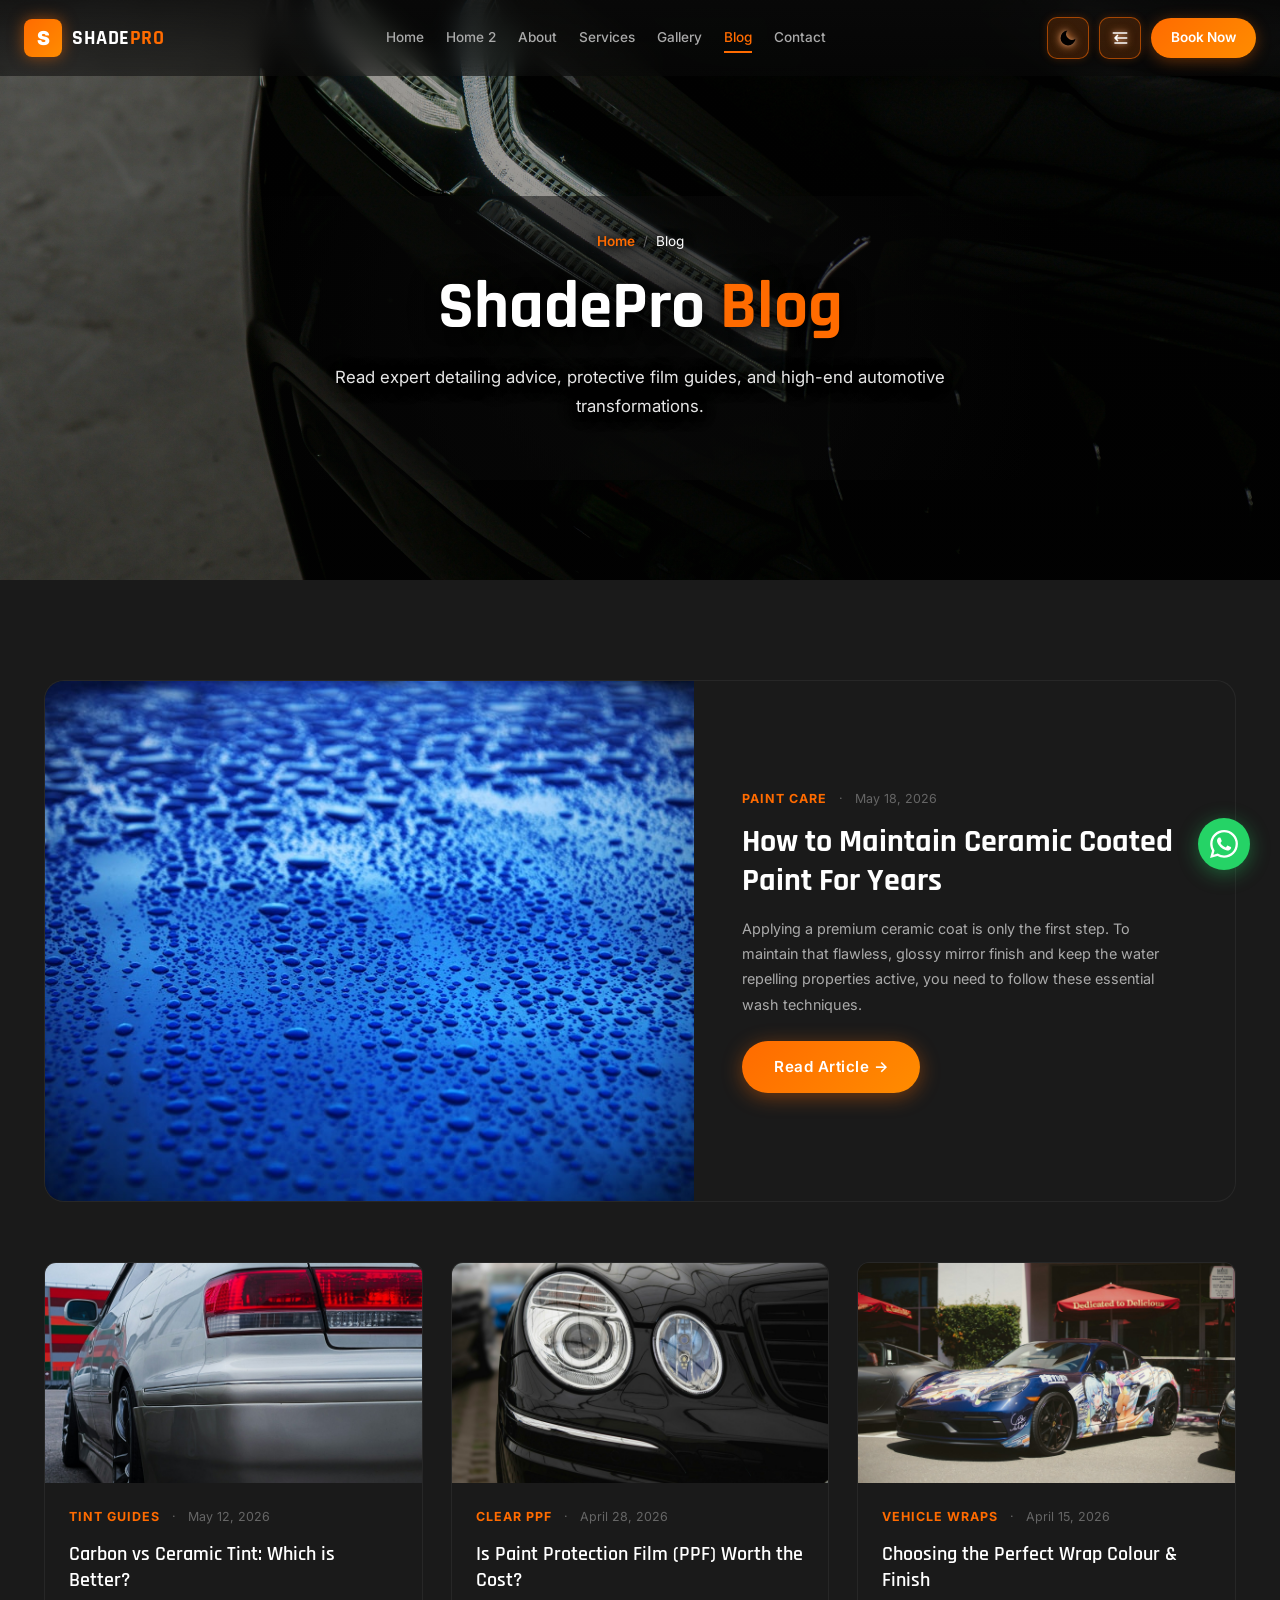
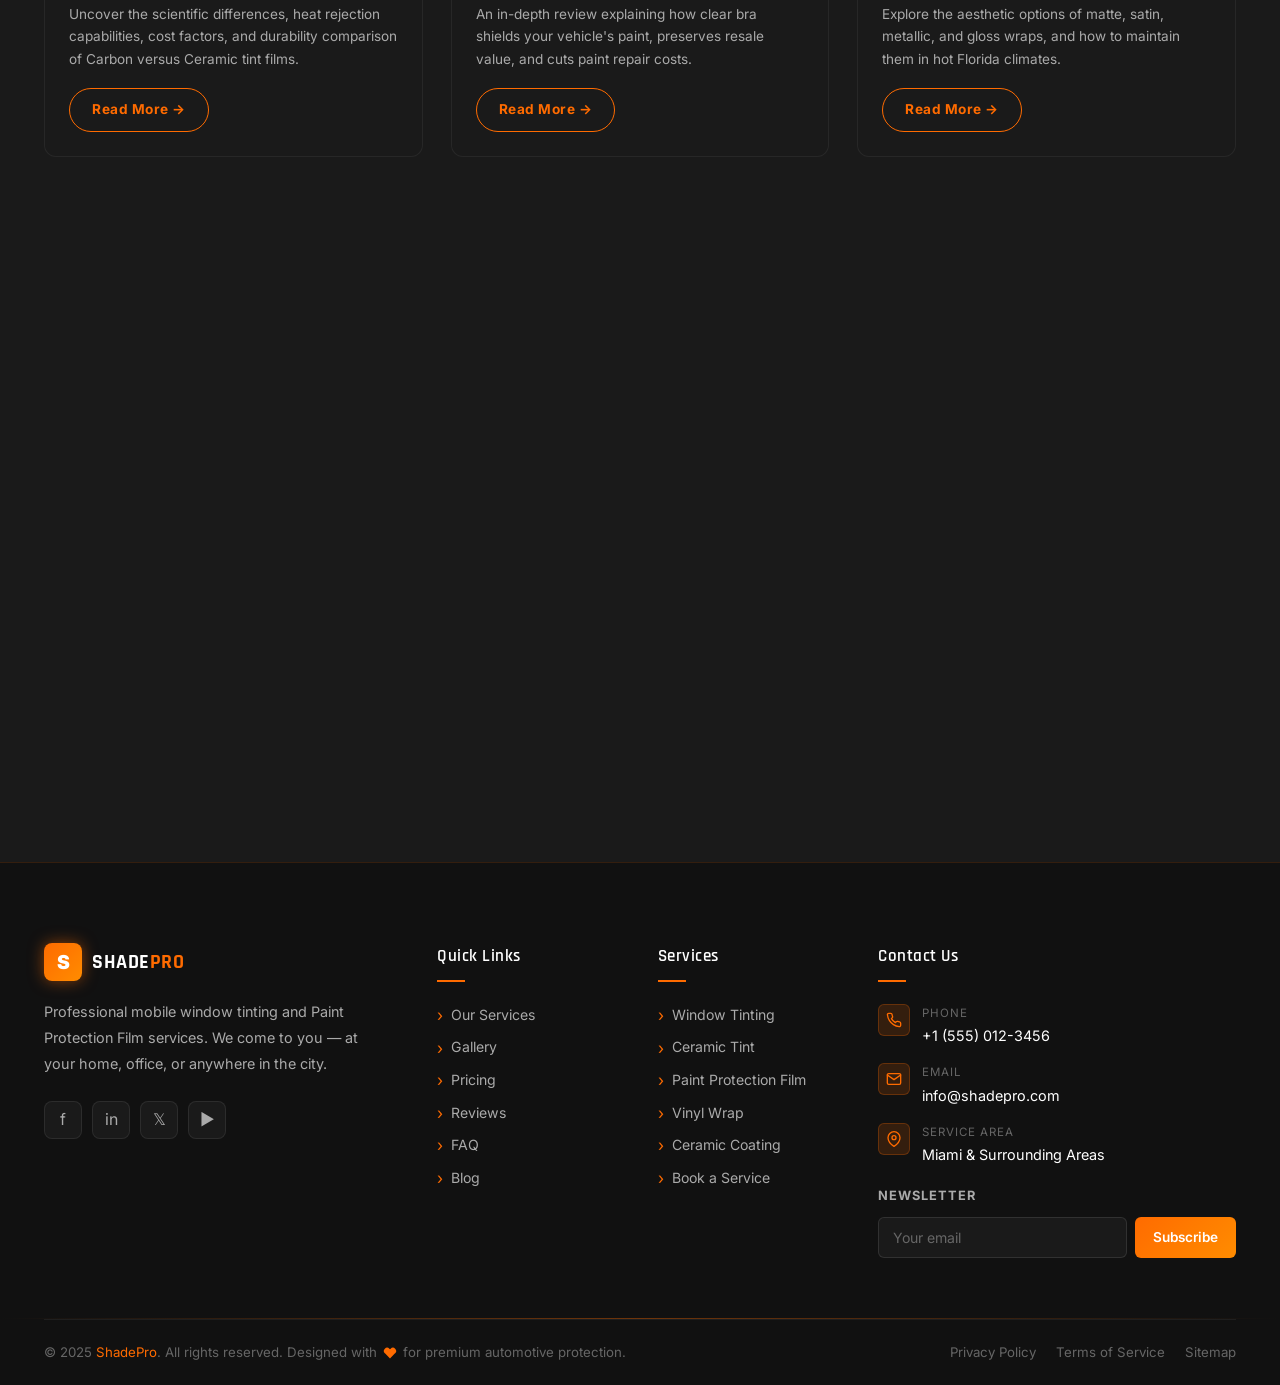
<file: blog.html>
<!DOCTYPE html>
<html lang="en">
<head>
  <meta charset="UTF-8" />
  <meta name="viewport" content="width=device-width, initial-scale=1.0" />
  <title>Automotive Care Blog — ShadePro Premium Window Tint & PPF</title>
  <meta name="description" content="Read expert tips on ceramic tint curing, Paint Protection Film (PPF) maintenance, vinyl wrapping, and premium car detailing." />
  <link rel="icon" type="image/png" href="images/favicon.png" />
  <link rel="stylesheet" href="css/global.css" />
  <link rel="stylesheet" href="css/navbar.css" />
  <link rel="stylesheet" href="css/footer.css" />
  <link rel="stylesheet" href="css/animations.css" />
  <style>
    /* ── Featured Post ── */
    .featured-post-card {
      background: var(--black-3);
      border: 1px solid rgba(255,255,255,0.06);
      border-radius: var(--radius-lg);
      overflow: hidden;
      display: grid;
      grid-template-columns: 1.2fr 1fr;
      margin-bottom: 60px;
      transition: all var(--transition);
    }
    .featured-post-card:hover {
      border-color: var(--orange);
      box-shadow: var(--orange-glow);
    }
    .featured-post-img-wrap {
      height: 100%;
      min-height: 380px;
      overflow: hidden;
    }
    .featured-post-img {
      width: 100%;
      height: 100%;
      object-fit: cover;
      transition: transform 0.5s ease;
    }
    .featured-post-card:hover .featured-post-img {
      transform: scale(1.04);
    }
    .featured-post-content {
      padding: 48px;
      display: flex;
      flex-direction: column;
      justify-content: center;
    }
    .post-meta-wrap {
      display: flex;
      gap: 12px;
      align-items: center;
      font-size: 0.78rem;
      color: var(--gray-600);
      margin-bottom: 14px;
    }
    .post-meta-tag {
      color: var(--orange);
      font-weight: 700;
      text-transform: uppercase;
      letter-spacing: 1px;
    }

    /* ── Blog Grid ── */
    .blog-grid {
      display: grid;
      grid-template-columns: repeat(3, 1fr);
      gap: 28px;
      margin-bottom: 60px;
    }


    @media (max-width: 991px) {
      .featured-post-card {
        grid-template-columns: 1fr;
      }
      .featured-post-img-wrap {
        height: 300px;
      }
      .featured-post-content {
        padding: 30px 24px;
      }
      .blog-grid {
        grid-template-columns: 1fr 1fr;
      }
    }
    @media (max-width: 640px) {
      .blog-grid {
        grid-template-columns: 1fr;
      }
    }
    @media (max-width: 480px) {
      .featured-post-img-wrap {
        height: 200px;
      }
      .featured-post-content {
        padding: 20px 16px;
      }
      .blog-content {
        padding: 16px;
      }
      .blog-img-wrap {
        height: 180px;
      }
    }
    @media (max-width: 360px) {
      .featured-post-img-wrap {
        height: 170px;
      }
      .featured-post-content {
        padding: 16px 12px;
      }
      .blog-content {
        padding: 14px 12px;
      }
      .blog-img-wrap {
        height: 150px;
      }
      .blog-title {
        font-size: 1.1rem;
      }
    }
  </style>
</head>
<body>

<!-- Nav Placeholder -->
<div id="nav-placeholder"></div>

<!-- ══ PAGE HERO ══ -->
<section class="page-hero">
  <div class="page-hero-bg" style="background-image: url('images/black_bmw_m5.jpg');"></div>
  <div class="page-hero-overlay"></div>
  <div class="container">
    <div class="breadcrumb">
      <a href="index.html">Home</a>
      <span>/</span>
      <span style="color:var(--white);">Blog</span>
    </div>
    <h1 class="page-hero-title">ShadePro <span>Blog</span></h1>
    <p class="page-hero-sub">Read expert detailing advice, protective film guides, and high-end automotive transformations.</p>
  </div>
</section>

<!-- ══ FEATURED POST ══ -->
<section class="section-alt">
  <div class="container">
    <div class="featured-post-card reveal">
      <a href="blog-details-4.html" class="featured-post-img-wrap" style="display: block;">
        <img src="images/water_beading.jpg" alt="Hydrophobic water beading on ceramic coated paint" class="featured-post-img" loading="lazy" />
      </a>
      <div class="featured-post-content">
        <div class="post-meta-wrap">
          <span class="post-meta-tag">Paint Care</span>
          <span>·</span>
          <span>May 18, 2026</span>
        </div>
        <h2 style="font-family:var(--font-head);font-size:2rem;color:var(--white);margin-bottom:16px;line-height:1.2;">
          <a href="blog-details-4.html" style="color: inherit; text-decoration: none;">How to Maintain Ceramic Coated Paint For Years</a>
        </h2>
        <p style="color:var(--gray-400);font-size:.9rem;line-height:1.75;margin-bottom:24px;">
          Applying a premium ceramic coat is only the first step. To maintain that flawless, glossy mirror finish and keep the water repelling properties active, you need to follow these essential wash techniques.
        </p>
        <div>
          <a href="blog-details-4.html" class="btn btn-primary">Read Article →</a>
        </div>
      </div>
    </div>

    <!-- Blog Grid -->
    <div class="blog-grid">
      <!-- Card 1 -->
      <div class="blog-card reveal">
        <a href="blog-details-1.html" class="blog-img-wrap" style="display: block;">
          <img src="images/tint_result.jpg" alt="Window Tint Installation" class="blog-img" loading="lazy" />
        </a>
        <div class="blog-content">
          <div class="post-meta-wrap">
            <span class="post-meta-tag">Tint Guides</span>
            <span>·</span>
            <span>May 12, 2026</span>
          </div>
          <h3 class="blog-title">
            <a href="blog-details-1.html" style="color: inherit; text-decoration: none;">Carbon vs Ceramic Tint: Which is Better?</a>
          </h3>
          <p class="blog-excerpt">Uncover the scientific differences, heat rejection capabilities, cost factors, and durability comparison of Carbon versus Ceramic tint films.</p>
          <a href="blog-details-1.html" class="read-more-link">Read More →</a>
        </div>
      </div>

      <!-- Card 2 -->
      <div class="blog-card reveal" data-delay="100">
        <a href="blog-details-2.html" class="blog-img-wrap" style="display: block;">
          <img src="images/black_mercedes.jpg" alt="PPF Clear Bra Install" class="blog-img" loading="lazy" />
        </a>
        <div class="blog-content">
          <div class="post-meta-wrap">
            <span class="post-meta-tag">Clear PPF</span>
            <span>·</span>
            <span>April 28, 2026</span>
          </div>
          <h3 class="blog-title">
            <a href="blog-details-2.html" style="color: inherit; text-decoration: none;">Is Paint Protection Film (PPF) Worth the Cost?</a>
          </h3>
          <p class="blog-excerpt">An in-depth review explaining how clear bra shields your vehicle's paint, preserves resale value, and cuts paint repair costs.</p>
          <a href="blog-details-2.html" class="read-more-link">Read More →</a>
        </div>
      </div>

      <!-- Card 3 -->
      <div class="blog-card reveal" data-delay="200">
        <a href="blog-details-3.html" class="blog-img-wrap" style="display: block;">
          <img src="images/vinyl_wrap_porsche.jpg" alt="Vinyl Wrap Design" class="blog-img" loading="lazy" />
        </a>
        <div class="blog-content">
          <div class="post-meta-wrap">
            <span class="post-meta-tag">Vehicle Wraps</span>
            <span>·</span>
            <span>April 15, 2026</span>
          </div>
          <h3 class="blog-title">
            <a href="blog-details-3.html" style="color: inherit; text-decoration: none;">Choosing the Perfect Wrap Colour & Finish</a>
          </h3>
          <p class="blog-excerpt">Explore the aesthetic options of matte, satin, metallic, and gloss wraps, and how to maintain them in hot Florida climates.</p>
          <a href="blog-details-3.html" class="read-more-link">Read More →</a>
        </div>
      </div>

      <!-- Card 4 -->
      <div class="blog-card reveal" data-delay="300">
        <a href="blog-details-5.html" class="blog-img-wrap" style="display: block;">
          <img src="images/nano_coating_car.jpg" alt="Ceramic Coating Maintenance" class="blog-img" loading="lazy" />
        </a>
        <div class="blog-content">
          <div class="post-meta-wrap">
            <span class="post-meta-tag">Ceramic Coatings</span>
            <span>·</span>
            <span>March 30, 2026</span>
          </div>
          <h3 class="blog-title">
            <a href="blog-details-5.html" style="color: inherit; text-decoration: none;">The Ultimate Guide to Ceramic Coating Maintenance</a>
          </h3>
          <p class="blog-excerpt">Learn the proper wash techniques, recommended products, and maintenance schedules to keep your ceramic coating performing at its peak for years.</p>
          <a href="blog-details-5.html" class="read-more-link">Read More →</a>
        </div>
      </div>

      <!-- Card 5 -->
      <div class="blog-card reveal" data-delay="400">
        <a href="blog-details-6.html" class="blog-img-wrap" style="display: block;">
          <img src="images/orange_service_van.jpg" alt="Mobile Detailing Service" class="blog-img" loading="lazy" />
        </a>
        <div class="blog-content">
          <div class="post-meta-wrap">
            <span class="post-meta-tag">Mobile Service</span>
            <span>·</span>
            <span>March 10, 2026</span>
          </div>
          <h3 class="blog-title">
            <a href="blog-details-6.html" style="color: inherit; text-decoration: none;">Why Mobile Detailing Beats Traditional Shops</a>
          </h3>
          <p class="blog-excerpt">Discover the convenience, quality, and peace of mind that comes with professional mobile paint protection and tinting services delivered to your door.</p>
          <a href="blog-details-6.html" class="read-more-link">Read More →</a>
        </div>
      </div>

      <!-- Card 6 -->
      <div class="blog-card reveal" data-delay="500">
        <a href="blog-details-7.html" class="blog-img-wrap" style="display: block;">
          <img src="images/orange_mclaren.jpg" alt="Exotic Car Protection" class="blog-img" loading="lazy" />
        </a>
        <div class="blog-content">
          <div class="post-meta-wrap">
            <span class="post-meta-tag">Exotic Vehicles</span>
            <span>·</span>
            <span>February 22, 2026</span>
          </div>
          <h3 class="blog-title">
            <a href="blog-details-7.html" style="color: inherit; text-decoration: none;">Protecting Exotic & Luxury Vehicles From Day One</a>
          </h3>
          <p class="blog-excerpt">A comprehensive guide to safeguarding high-value automobiles with full-body PPF, ceramic coatings, and precision window tinting from the moment they leave the showroom.</p>
          <a href="blog-details-7.html" class="read-more-link">Read More →</a>
        </div>
      </div>
    </div>
  </div>
</section>

<!-- Footer Placeholder -->
<div id="footer-placeholder"></div>

<script src="js/components.js"></script>
<script src="js/main.js"></script>
</body>
</html>
</file>
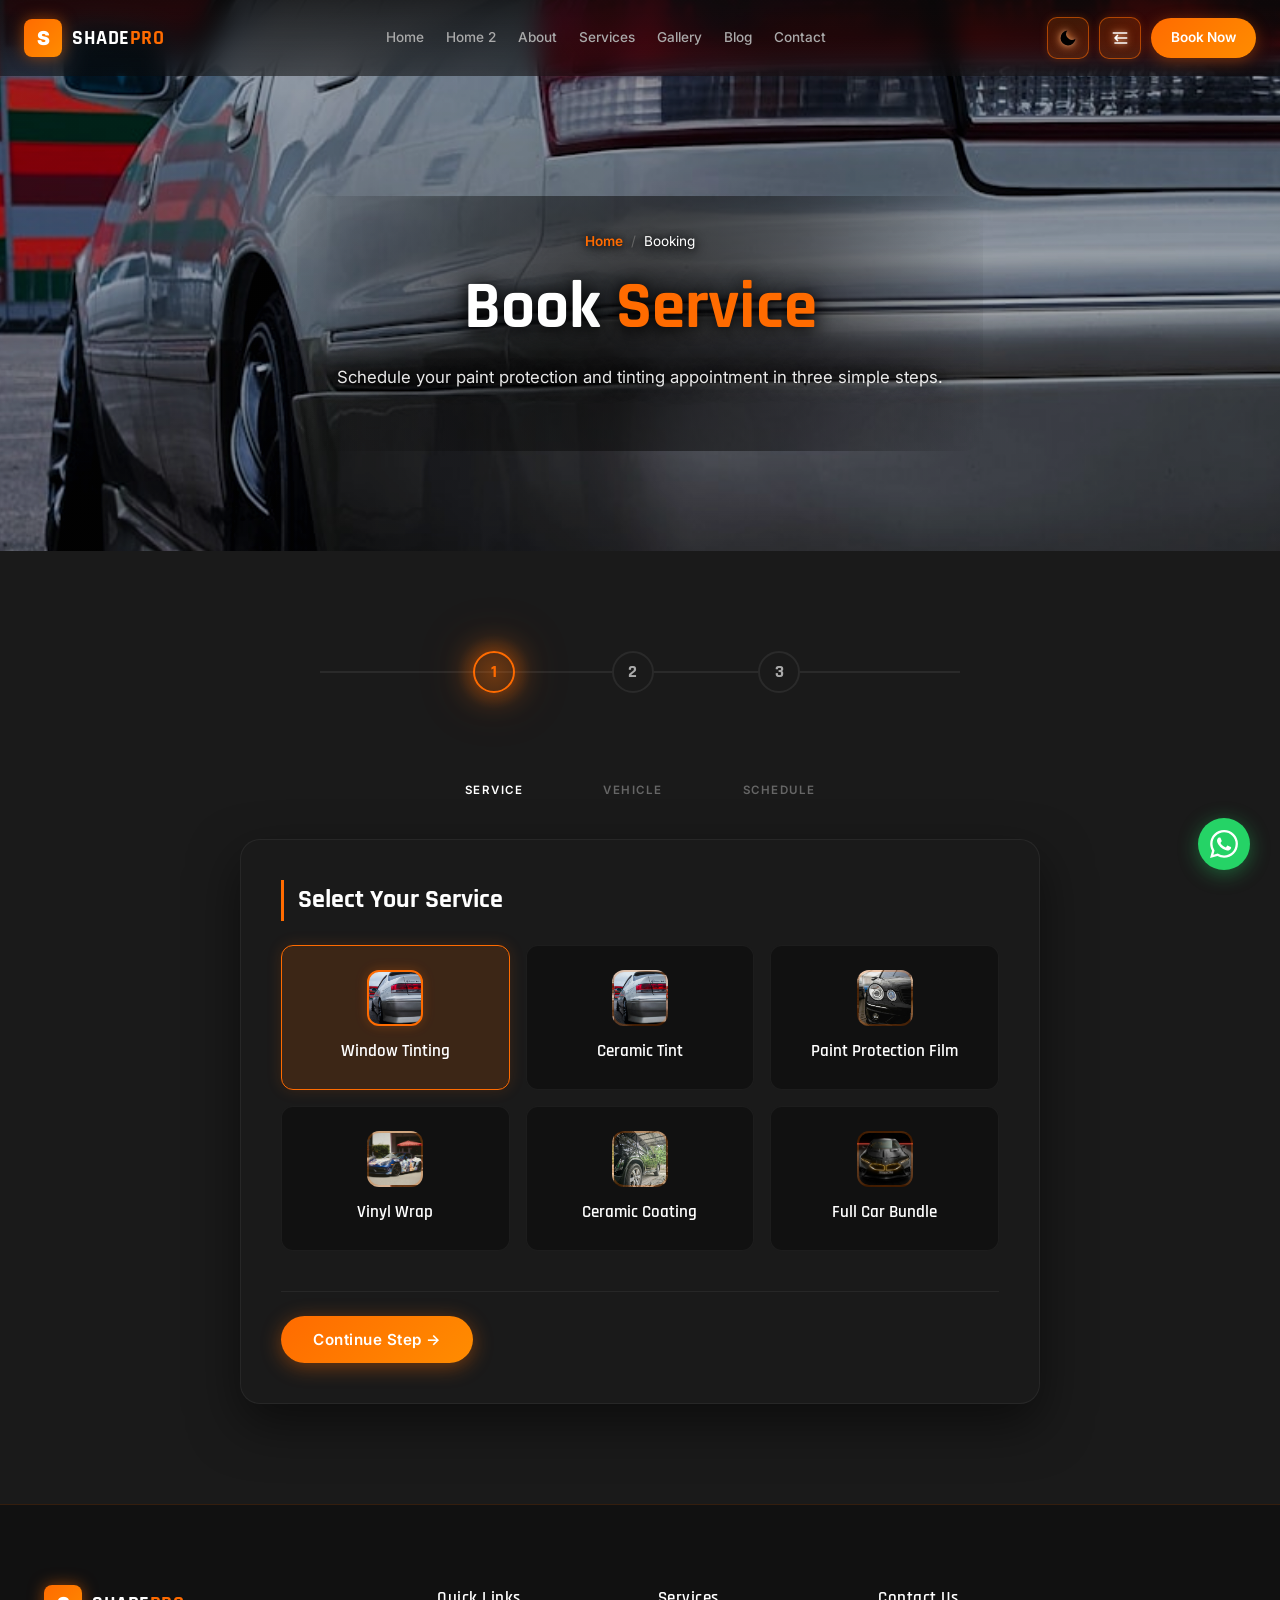
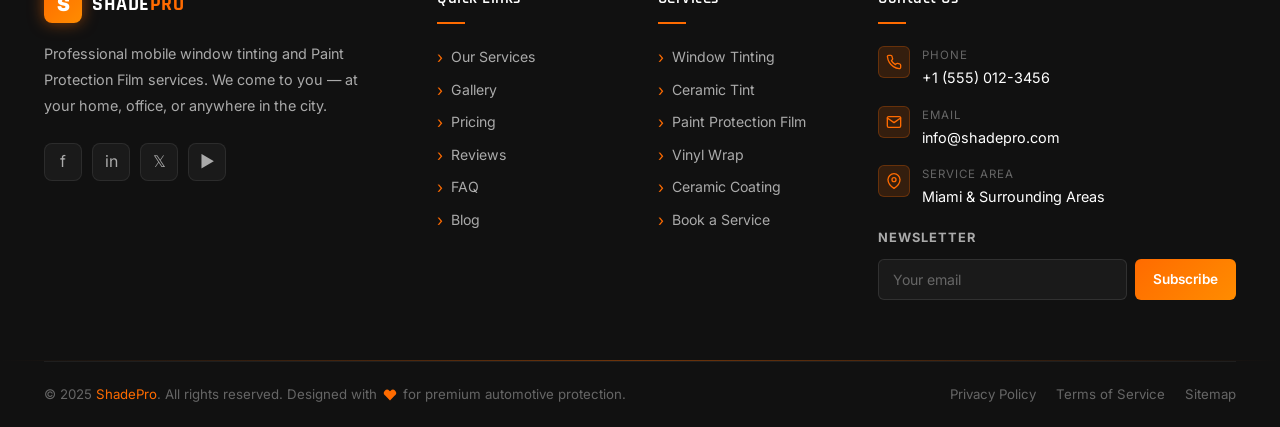
<file: booking.html>
<!DOCTYPE html>
<html lang="en">
<head>
  <meta charset="UTF-8" />
  <meta name="viewport" content="width=device-width, initial-scale=1.0" />
  <title>Book Online — ShadePro Premium Window Tint & PPF</title>
  <meta name="description" content="Schedule your mobile window tinting, ceramic tint, Paint Protection Film (PPF), or detailing service appointment online." />
  <link rel="icon" type="image/png" href="images/favicon.png" />
  <link rel="stylesheet" href="css/global.css" />
  <link rel="stylesheet" href="css/navbar.css" />
  <link rel="stylesheet" href="css/footer.css" />
  <link rel="stylesheet" href="css/animations.css" />
  <style>
    /* ── Multi-Step Booking Form ── */
    .booking-wrapper {
      max-width: 800px;
      margin: 0 auto;
    }
    .booking-steps-nav {
      display: grid;
      grid-template-columns: repeat(3, auto);
      justify-content: center;
      align-items: start;
      gap: 80px;
      margin-bottom: 40px;
      position: relative;
      padding: 0 40px;
    }
    .booking-steps-nav::before {
      content: '';
      position: absolute;
      top: 20px; left: 80px; right: 80px;
      height: 2px;
      background: var(--charcoal);
      z-index: 1;
    }
    .booking-steps-nav > * {
      position: relative;
      z-index: 2;
      text-align: center;
    }
    .indicator-circle {
      width: 42px; height: 42px;
      margin: 0 auto 8px;
      border-radius: 50%;
      background: var(--black-3);
      border: 2px solid var(--charcoal);
      color: var(--gray-400);
      display: flex;
      align-items: center;
      justify-content: center;
      font-family: var(--font-head);
      font-weight: 700;
      font-size: 1.1rem;
      transition: all var(--transition);
      position: relative;
    }
    .indicator-circle.active {
      background: var(--orange-dim);
      border-color: var(--orange);
      color: var(--orange);
      box-shadow: 0 0 30px rgba(255,107,0,0.6), 0 0 60px rgba(255,107,0,0.25);
    }
    .indicator-circle.active::after {
      content: '';
      position: absolute;
      inset: -18px;
      border-radius: 50%;
      background: radial-gradient(circle, rgba(255,107,0,0.25) 0%, transparent 70%);
      z-index: -1;
      pointer-events: none;
    }
    .indicator-circle.completed {
      background: var(--orange);
      border-color: var(--orange);
      color: var(--white);
    }
    .indicator-label {
      display: block;
      font-size: 0.72rem;
      font-weight: 600;
      text-transform: uppercase;
      letter-spacing: 1.5px;
      color: var(--gray-600);
      transition: color var(--transition);
      grid-row: 2;
    }
    .indicator-circle.active + .indicator-label {
      color: var(--white);
    }

    .booking-card {
      background: var(--black-3);
      border: 1px solid rgba(255,255,255,0.06);
      border-radius: var(--radius-lg);
      padding: 40px;
      box-shadow: 0 20px 50px rgba(0,0,0,0.5);
      position: relative;
    }
    .booking-step-panel {
      display: none;
    }
    .booking-step-panel.active {
      display: block;
      animation: fadeIn 0.4s ease forwards;
    }

    .step-panel-title {
      font-family: var(--font-head);
      font-size: 1.6rem;
      font-weight: 700;
      color: var(--white);
      margin-bottom: 24px;
      border-left: 3px solid var(--orange);
      padding-left: 14px;
    }

    /* Selection Grids */
    .selection-grid {
      display: grid;
      grid-template-columns: repeat(3, 1fr);
      gap: 16px;
      margin-bottom: 30px;
    }
    .select-card {
      background: var(--black-2);
      border: 1.5px solid rgba(255,255,255,0.05);
      border-radius: var(--radius);
      padding: 24px 18px;
      text-align: center;
      cursor: pointer;
      transition: all var(--transition);
    }
    .select-card:hover {
      border-color: rgba(255,107,0,0.3);
    }
    .select-card.selected {
      border-color: var(--orange);
      background: var(--orange-dim);
      box-shadow: 0 0 15px rgba(255,107,0,0.15);
    }
    .select-card-icon {
      width: 56px;
      height: 56px;
      border-radius: 12px;
      margin: 0 auto 12px;
      display: block;
      background-size: cover;
      background-position: center;
      border: 2px solid rgba(255, 107, 0, 0.25);
      transition: all var(--transition);
    }
    .select-card.selected .select-card-icon {
      border-color: var(--orange);
      box-shadow: 0 0 12px rgba(255,107,0,0.25);
    }
    .select-card-name {
      font-family: var(--font-head);
      font-size: 1.05rem;
      font-weight: 600;
      color: var(--white);
    }

    /* Buttons Panel */
    .booking-btn-bar {
      display: flex;
      justify-content: space-between;
      align-items: center;
      margin-top: 40px;
      border-top: 1px solid rgba(255,255,255,0.06);
      padding-top: 24px;
    }

    /* Success Panel */
    .success-panel {
      text-align: center;
      padding: 30px 0;
    }
    .success-icon {
      width: 72px; height: 72px;
      border-radius: 50%;
      background: rgba(34,197,94,0.15);
      border: 2px solid #22c55e;
      color: #22c55e;
      display: flex;
      align-items: center;
      justify-content: center;
      font-size: 2.2rem;
      margin: 0 auto 24px;
      box-shadow: 0 0 25px rgba(34,197,94,0.25);
    }

    @media (max-width: 768px) {
      .selection-grid {
        grid-template-columns: 1fr;
      }
      .booking-card {
        padding: 24px 20px;
      }
      /* Reset span-2 columns when grid collapses to single column */
      [style*="grid-column: span 2"] {
        grid-column: span 1 !important;
      }
    }
    @media (max-width: 480px) {
      .booking-card {
        padding: 24px 16px;
      }
      .step-panel-title {
        font-size: 1.3rem;
        margin-bottom: 18px;
        padding-left: 10px;
      }
      .step-panel-title[style] {
        margin-top: 24px !important;
      }
      .booking-steps-nav {
        gap: 40px;
        padding: 0 20px;
      }
      .booking-steps-nav::before {
        left: 40px;
        right: 40px;
        top: 18px;
      }
      .indicator-circle {
        width: 36px;
        height: 36px;
        font-size: 0.95rem;
      }
      .indicator-label {
        font-size: 0.65rem;
        letter-spacing: 0.5px;
      }
      .booking-actions {
        flex-direction: column-reverse !important;
        gap: 10px !important;
      }
      .booking-actions .btn {
        width: 100% !important;
        justify-content: center;
      }
      .booking-btn-bar {
        flex-direction: column-reverse;
        gap: 10px;
        padding-top: 18px;
        margin-top: 28px;
      }
      .booking-btn-bar .btn {
        width: 100%;
        justify-content: center;
      }
      /* On step 1 the hidden Back btn still takes space; hide it fully with display:none via JS */
    }
    @media (max-width: 360px) {
      .booking-card {
        padding: 20px 10px;
      }
      .booking-steps-nav {
        gap: 20px;
        padding: 0 10px;
        margin-bottom: 24px;
      }
      .booking-steps-nav::before {
        left: 24px;
        right: 24px;
      }
      .indicator-label {
        font-size: 0.6rem;
        letter-spacing: 0;
      }
      .step-panel-title {
        font-size: 1.2rem;
      }
    }
  </style>
</head>
<body>

<!-- Nav Placeholder -->
<div id="nav-placeholder"></div>

<!-- ══ PAGE HERO ══ -->
<section class="page-hero">
  <div class="page-hero-bg" style="background-image: url('images/silver_tinted_sedan.jpg');"></div>
  <div class="page-hero-overlay"></div>
  <div class="container">
    <div class="breadcrumb">
      <a href="index.html">Home</a>
      <span>/</span>
      <span style="color:var(--white);">Booking</span>
    </div>
    <h1 class="page-hero-title">Book <span>Service</span></h1>
    <p class="page-hero-sub">Schedule your paint protection and tinting appointment in three simple steps.</p>
  </div>
</section>

<!-- ══ BOOKING CARD ══ -->
<section class="section-alt">
  <div class="container">
    <div class="booking-wrapper">
      <!-- Steps Indicators -->
      <div class="booking-steps-nav">
        <div class="indicator-circle active" id="indicator1">1</div>
        <span class="indicator-label">Service</span>
        <div class="indicator-circle" id="indicator2">2</div>
        <span class="indicator-label">Vehicle</span>
        <div class="indicator-circle" id="indicator3">3</div>
        <span class="indicator-label">Schedule</span>
      </div>

      <!-- Booking Card -->
      <div class="booking-card">
        <form id="bookingForm" onsubmit="return false;">
          <!-- STEP 1: SERVICE -->
          <div class="booking-step-panel active" id="stepPanel1">
            <h3 class="step-panel-title">Select Your Service</h3>
            <div class="selection-grid">
              <div class="select-card selected" onclick="selectService(this, 'Window Tinting')">
                <span class="select-card-icon" style="background-image: url('images/silver_tinted_sedan.jpg');"></span>
                <span class="select-card-name">Window Tinting</span>
              </div>
              <div class="select-card" onclick="selectService(this, 'Ceramic Tint')">
                <span class="select-card-icon" style="background-image: url('images/tint_result.jpg');"></span>
                <span class="select-card-name">Ceramic Tint</span>
              </div>
              <div class="select-card" onclick="selectService(this, 'PPF Clear Bra')">
                <span class="select-card-icon" style="background-image: url('images/black_mercedes.jpg');"></span>
                <span class="select-card-name">Paint Protection Film</span>
              </div>
              <div class="select-card" onclick="selectService(this, 'Vinyl Wrap')">
                <span class="select-card-icon" style="background-image: url('images/vinyl_wrap_porsche.jpg');"></span>
                <span class="select-card-name">Vinyl Wrap</span>
              </div>
              <div class="select-card" onclick="selectService(this, 'Ceramic Coating')">
                <span class="select-card-icon" style="background-image: url('images/coating_detail.jpg');"></span>
                <span class="select-card-name">Ceramic Coating</span>
              </div>
              <div class="select-card" onclick="selectService(this, 'Full Bundle')">
                <span class="select-card-icon" style="background-image: url('images/hero_car_new.jpg');"></span>
                <span class="select-card-name">Full Car Bundle</span>
              </div>
            </div>
            <input type="hidden" name="selected_service" id="selectedServiceVal" value="Window Tinting" />
          </div>

          <!-- STEP 2: VEHICLE DETAILS -->
          <div class="booking-step-panel" id="stepPanel2">
            <h3 class="step-panel-title">Tell Us About Your Vehicle</h3>
            <div class="grid grid-3" style="margin-bottom: 24px;">
              <div class="form-group">
                <label for="car-year">Year</label>
                <select class="form-control" id="car-year" required>
                  <option value="">— Select Year —</option>
                  <option>2026</option>
                  <option>2025</option>
                  <option>2024</option>
                  <option>2023</option>
                  <option>2022</option>
                  <option>2021</option>
                  <option>Before 2020</option>
                </select>
              </div>
              <div class="form-group">
                <label for="car-make">Make</label>
                <input type="text" class="form-control" id="car-make" placeholder="e.g. Tesla, BMW, Porsche" required />
              </div>
              <div class="form-group">
                <label for="car-model">Model</label>
                <input type="text" class="form-control" id="car-model" placeholder="e.g. Model Y, M3, 911" required />
              </div>
            </div>

            <div class="form-group">
              <label for="car-type">Vehicle Style Body Type</label>
              <select class="form-control" id="car-type" required>
                <option value="">— Select Style —</option>
                <option>Coupe (2 Doors)</option>
                <option>Sedan (4 Doors)</option>
                <option>Crossover / Small SUV</option>
                <option>Full-Size SUV</option>
                <option>Pickup Truck</option>
                <option>Van / Minivan</option>
              </select>
            </div>
          </div>

          <!-- STEP 3: SCHEDULE & CONTACT -->
          <div class="booking-step-panel" id="stepPanel3">
            <h3 class="step-panel-title">Select Appointment Date & Time</h3>
            <div class="grid grid-2" style="margin-bottom: 24px;">
              <div class="form-group">
                <label for="book-date">Preferred Date</label>
                <input type="date" class="form-control" id="book-date" required />
              </div>
              <div class="form-group">
                <label for="book-time">Preferred Time Slot</label>
                <select class="form-control" id="book-time" required>
                  <option value="">— Select Time Slot —</option>
                  <option>Morning (8:00 AM - 12:00 PM)</option>
                  <option>Afternoon (12:00 PM - 4:00 PM)</option>
                  <option>Late Afternoon (4:00 PM - 7:00 PM)</option>
                </select>
              </div>
            </div>

            <h3 class="step-panel-title" style="margin-top:40px;">Contact & Location Details</h3>
            <div class="grid grid-2">
              <div class="form-group">
                <label for="cust-name">Full Name</label>
                <input type="text" class="form-control" id="cust-name" placeholder="John Smith" required />
              </div>
              <div class="form-group">
                <label for="cust-phone">Phone Number</label>
                <input type="tel" class="form-control" id="cust-phone" placeholder="+1 (555) 000-0000" required />
              </div>
              <div class="form-group" style="grid-column: span 2;">
                <label for="cust-email">Email Address</label>
                <input type="email" class="form-control" id="cust-email" placeholder="john.smith@example.com" required />
              </div>
              <div class="form-group" style="grid-column: span 2;">
                <label for="cust-address">Mobile Service Address</label>
                <input type="text" class="form-control" id="cust-address" placeholder="123 Ocean Drive, Miami FL" required />
              </div>
            </div>
          </div>

          <!-- SUCCESS PANEL -->
          <div class="booking-step-panel" id="stepPanelSuccess">
            <div class="success-panel">
              <div class="success-icon">✓</div>
              <h2 style="font-family:var(--font-head);font-size:2rem;color:var(--white);margin-bottom:12px;">Booking Requested!</h2>
              <p style="color:var(--gray-400);max-width:500px;margin:0 auto 24px;line-height:1.75;">
                Thank you for choosing ShadePro. Our team will review your request and call/text you within 30 minutes to confirm your slot and finalize pricing details.
              </p>
              <a href="index.html" class="btn btn-primary">Return to Home</a>
            </div>
          </div>

          <!-- Navigation buttons -->
          <div class="booking-btn-bar" id="btnBar">
            <button class="btn btn-ghost" id="prevBtn" type="button" style="display:none;" onclick="navigatePanel(-1)">← Back</button>
            <button class="btn btn-primary" id="nextBtn" type="button" onclick="navigatePanel(1)">Continue Step →</button>
          </div>
        </form>
      </div>
    </div>
  </div>
</section>

<!-- Footer Placeholder -->
<div id="footer-placeholder"></div>

<script src="js/components.js"></script>
<script src="js/main.js"></script>
<script>
  let currentPanel = 1;

  function selectService(card, serviceName) {
    document.querySelectorAll('.select-card').forEach(c => c.classList.remove('selected'));
    card.classList.add('selected');
    const input = document.getElementById('selectedServiceVal');
    if (input) input.value = serviceName;
  }

  function navigatePanel(direction) {
    if (direction === 1) {
      // Form Validation before moving forward
      if (currentPanel === 2) {
        const year = document.getElementById('car-year').value;
        const make = document.getElementById('car-make').value.trim();
        const model = document.getElementById('car-model').value.trim();
        const type = document.getElementById('car-type').value;
        if (!year || !make || !model || !type) {
          alert('Please fill out all vehicle specifications before proceeding.');
          return;
        }
      }
      if (currentPanel === 3) {
        const date = document.getElementById('book-date').value;
        const time = document.getElementById('book-time').value;
        const name = document.getElementById('cust-name').value.trim();
        const phone = document.getElementById('cust-phone').value.trim();
        const email = document.getElementById('cust-email').value.trim();
        const address = document.getElementById('cust-address').value.trim();
        if (!date || !time || !name || !phone || !email || !address) {
          alert('Please fill out your complete schedule and contact details.');
          return;
        }
      }
    }

    currentPanel += direction;
    updatePanels();
  }

  function updatePanels() {
    // Hide all
    document.querySelectorAll('.booking-step-panel').forEach(p => p.classList.remove('active'));
    document.querySelectorAll('.indicator-circle').forEach(i => {
      i.classList.remove('active');
      i.classList.remove('completed');
    });

    // Handle Success State
    if (currentPanel === 4) {
      document.getElementById('stepPanelSuccess').classList.add('active');
      document.getElementById('indicator1').classList.add('completed');
      document.getElementById('indicator2').classList.add('completed');
      document.getElementById('indicator3').classList.add('completed');
      document.getElementById('btnBar').style.display = 'none';
      return;
    }

    // Show current
    document.getElementById(`stepPanel${currentPanel}`).classList.add('active');

    // Indicators updates
    for (let i = 1; i <= 3; i++) {
      const ind = document.getElementById(`indicator${i}`);
      if (i < currentPanel) {
        ind.classList.add('completed');
      } else if (i === currentPanel) {
        ind.classList.add('active');
      }
    }

    // Button states
    const prevBtn = document.getElementById('prevBtn');
    const nextBtn = document.getElementById('nextBtn');

    prevBtn.style.display = currentPanel === 1 ? 'none' : 'inline-flex';

    if (currentPanel === 3) {
      nextBtn.textContent = 'Submit Booking Request';
      nextBtn.style.background = '#22c55e';
      nextBtn.style.boxShadow = '0 4px 20px rgba(34,197,94,0.3)';
    } else {
      nextBtn.textContent = 'Continue Step →';
      nextBtn.style.background = '';
      nextBtn.style.boxShadow = '';
    }
  }

  // Set minimum date picker input to today
  document.addEventListener('DOMContentLoaded', () => {
    const dateInput = document.getElementById('book-date');
    if (dateInput) {
      const today = new Date().toISOString().split('T')[0];
      dateInput.min = today;
    }
  });
</script>
</body>
</html>
</file>
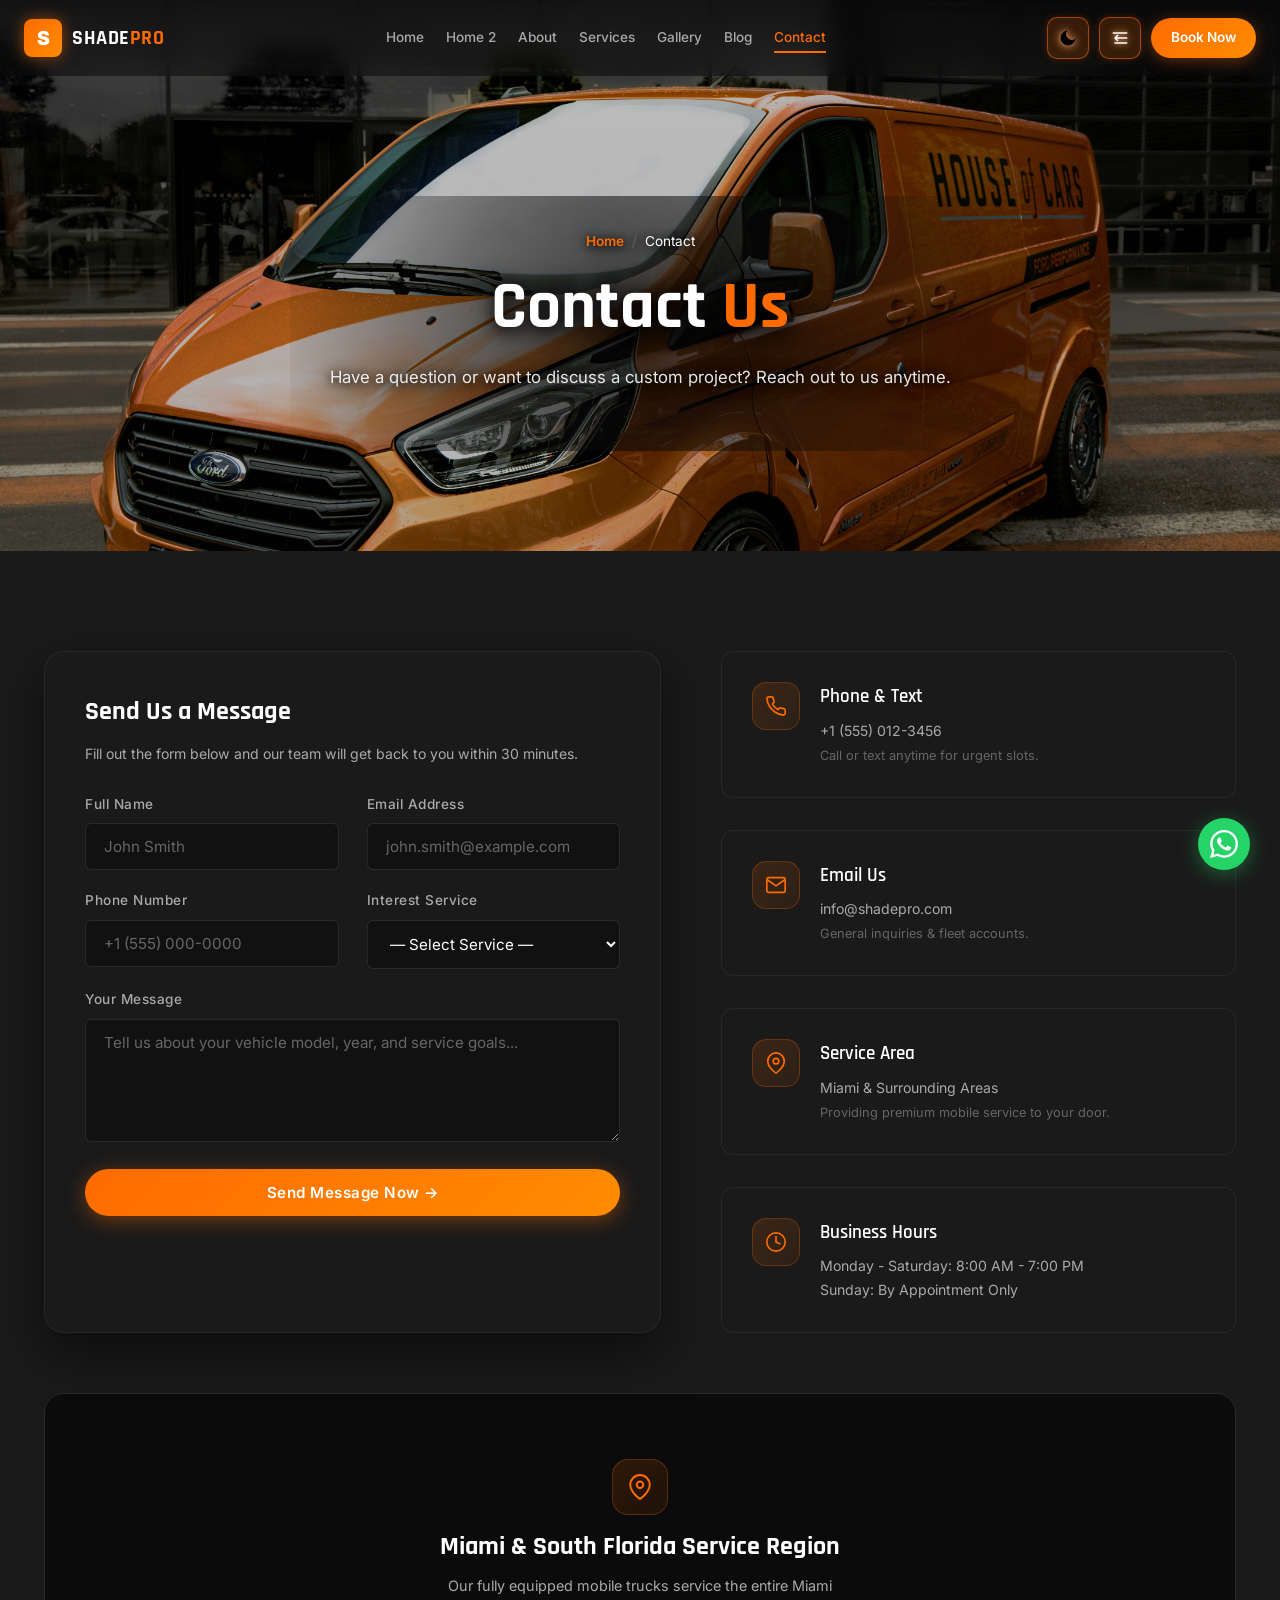
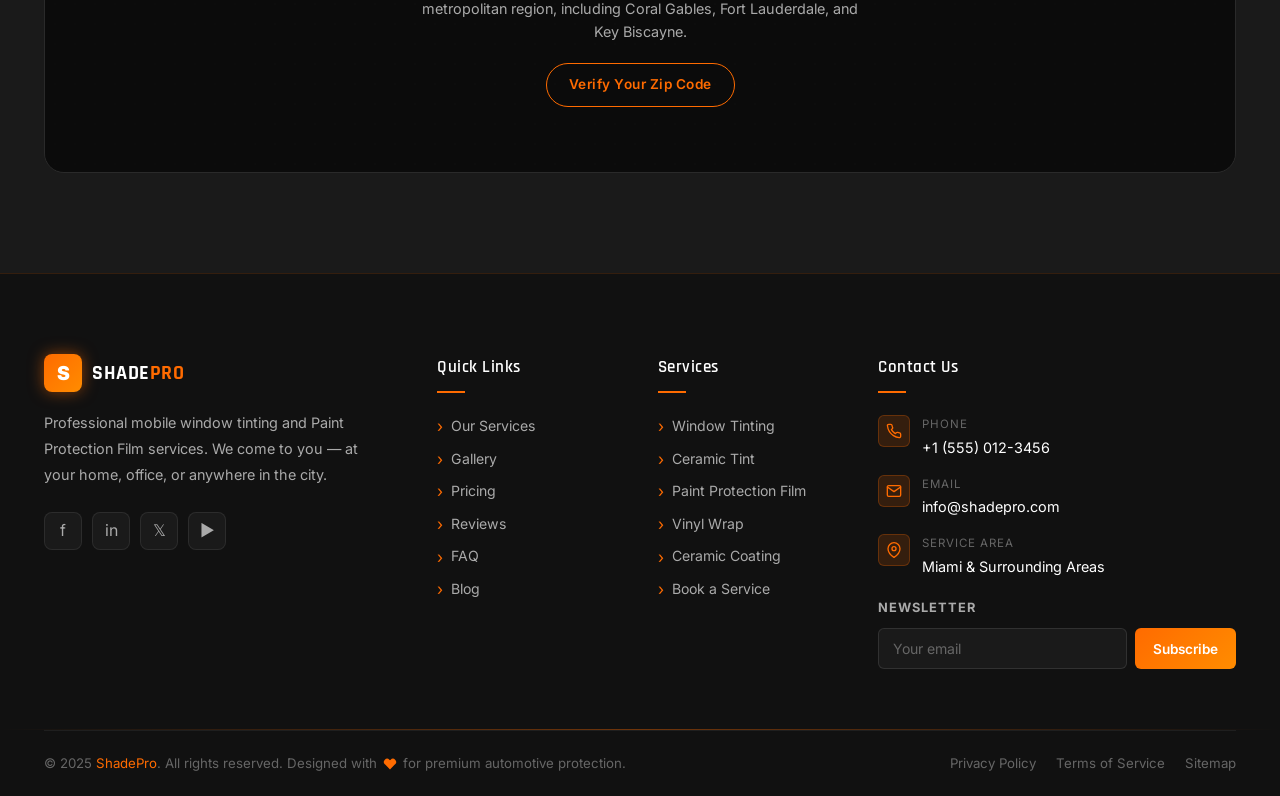
<file: contact.html>
<!DOCTYPE html>
<html lang="en">
<head>
  <meta charset="UTF-8" />
  <meta name="viewport" content="width=device-width, initial-scale=1.0" />
  <title>Contact Us — ShadePro Premium Window Tint & PPF</title>
  <meta name="description" content="Get in touch with ShadePro. Call us, send an email, view our service locations, business hours, or book a mobile session." />
  <link rel="icon" type="image/png" href="images/favicon.png" />
  <link rel="stylesheet" href="css/global.css" />
  <link rel="stylesheet" href="css/navbar.css" />
  <link rel="stylesheet" href="css/footer.css" />
  <link rel="stylesheet" href="css/animations.css" />
  <style>
    /* ── Grid Layout ── */
    .contact-layout {
      display: grid;
      grid-template-columns: 1.2fr 1fr;
      gap: 60px;
    }
    .contact-info-wrap {
      display: flex;
      flex-direction: column;
      gap: 32px;
    }
    .contact-info-card {
      background: var(--black-3);
      border: 1px solid rgba(255,255,255,0.06);
      border-radius: var(--radius);
      padding: 30px;
      display: flex;
      gap: 20px;
      transition: all var(--transition);
    }
    .contact-info-card:hover {
      border-color: var(--orange);
      box-shadow: var(--orange-glow);
    }
    .c-icon {
      width: 48px;
      height: 48px;
      border-radius: 14px;
      flex-shrink: 0;
      background: linear-gradient(135deg, var(--orange-dim) 0%, rgba(255, 107, 0, 0.08) 100%);
      border: 1.5px solid rgba(255, 107, 0, 0.25);
      transition: all 0.35s ease;
      display: flex;
      align-items: center;
      justify-content: center;
    }
    .c-icon svg {
      width: 22px;
      height: 22px;
      fill: none;
      stroke: var(--orange);
      stroke-width: 1.8;
      stroke-linecap: round;
      stroke-linejoin: round;
    }
    .contact-info-card:hover .c-icon {
      border-color: var(--orange);
      box-shadow: 0 0 12px rgba(255, 107, 0, 0.25);
      transform: scale(1.1);
    }
    .c-title {
      font-family: var(--font-head);
      font-size: 1.2rem;
      font-weight: 600;
      color: var(--white);
      margin-bottom: 6px;
    }
    .c-desc {
      font-size: 0.88rem;
      color: var(--gray-400);
      line-height: 1.7;
    }

    /* ── Contact Form ── */
    .contact-form-card {
      background: var(--black-3);
      border: 1px solid rgba(255,255,255,0.06);
      border-radius: var(--radius-lg);
      padding: 40px;
      box-shadow: 0 20px 50px rgba(0,0,0,0.5);
    }

    /* ── Map visual placeholder ── */
    .map-container {
      border-radius: var(--radius-lg);
      overflow: hidden;
      border: 1px solid var(--charcoal);
      height: 380px;
      margin-top: 60px;
      position: relative;
    }
    .map-placeholder-overlay {
      position: absolute;
      inset: 0;
      background: rgba(10,10,10,0.85);
      display: flex;
      flex-direction: column;
      align-items: center;
      justify-content: center;
      text-align: center;
      padding: 24px;
      z-index: 2;
    }

    @media (max-width: 991px) {
      .contact-layout {
        grid-template-columns: 1fr;
        gap: 40px;
      }
    }
    @media (max-width: 640px) {
      .contact-form-card {
        padding: 24px 20px;
      }
    }
    @media (max-width: 480px) {
      .contact-form-card {
        padding: 24px 16px;
      }
      .map-container {
        height: 240px;
        margin-top: 36px;
      }
      .contact-info-list {
        gap: 20px !important;
      }
    }
    @media (max-width: 360px) {
      .contact-form-card {
        padding: 20px 12px;
      }
      .map-container {
        height: 200px;
      }
    }
  </style>
</head>
<body>

<!-- Nav Placeholder -->
<div id="nav-placeholder"></div>

<!-- ══ PAGE HERO ══ -->
<section class="page-hero">
  <div class="page-hero-bg" style="background-image: url('images/orange_service_van.jpg');"></div>
  <div class="page-hero-overlay"></div>
  <div class="container">
    <div class="breadcrumb">
      <a href="index.html">Home</a>
      <span>/</span>
      <span style="color:var(--white);">Contact</span>
    </div>
    <h1 class="page-hero-title">Contact <span>Us</span></h1>
    <p class="page-hero-sub">Have a question or want to discuss a custom project? Reach out to us anytime.</p>
  </div>
</section>

<!-- ══ CONTACT SECTION ══ -->
<section class="section-alt">
  <div class="container">
    <div class="contact-layout">

      <!-- Left: Contact Form -->
      <div class="contact-form-card reveal">
        <h3 style="font-family:var(--font-head);font-size:1.6rem;color:var(--white);margin-bottom:10px;">Send Us a Message</h3>
        <p style="color:var(--gray-400);font-size:.88rem;margin-bottom:28px;">Fill out the form below and our team will get back to you within 30 minutes.</p>

        <form id="contactForm" onsubmit="return false;">
          <div class="grid grid-2">
            <div class="form-group">
              <label for="con-name">Full Name</label>
              <input type="text" class="form-control" id="con-name" placeholder="John Smith" required />
            </div>
            <div class="form-group">
              <label for="con-email">Email Address</label>
              <input type="email" class="form-control" id="con-email" placeholder="john.smith@example.com" required />
            </div>
          </div>

          <div class="grid grid-2">
            <div class="form-group">
              <label for="con-phone">Phone Number</label>
              <input type="tel" class="form-control" id="con-phone" placeholder="+1 (555) 000-0000" required />
            </div>
            <div class="form-group">
              <label for="con-service">Interest Service</label>
              <select class="form-control" id="con-service">
                <option value="">— Select Service —</option>
                <option>Window Tinting</option>
                <option>Ceramic Tint</option>
                <option>Paint Protection Film</option>
                <option>Vinyl Wrap</option>
                <option>Ceramic Coating</option>
                <option>Other / Custom detailing</option>
              </select>
            </div>
          </div>

          <div class="form-group">
            <label for="con-message">Your Message</label>
            <textarea class="form-control" id="con-message" rows="5" placeholder="Tell us about your vehicle model, year, and service goals..." required></textarea>
          </div>

          <button type="submit" class="btn btn-primary" style="width:100%;justify-content:center;" onclick="handleContactSubmit(this)">
            Send Message Now →
          </button>
        </form>
      </div>

      <!-- Right: Info cards -->
      <div class="contact-info-wrap reveal">
        <div class="contact-info-card">
          <div class="c-icon">
            <svg viewBox="0 0 24 24"><path d="M22 16.92v3a2 2 0 0 1-2.18 2 19.79 19.79 0 0 1-8.63-3.07 19.5 19.5 0 0 1-6-6 19.79 19.79 0 0 1-3.07-8.67A2 2 0 0 1 4.11 2h3a2 2 0 0 1 2 1.72 12.84 12.84 0 0 0 .7 2.81 2 2 0 0 1-.45 2.11L8.09 9.91a16 16 0 0 0 6 6l1.27-1.27a2 2 0 0 1 2.11-.45 12.84 12.84 0 0 0 2.81.7A2 2 0 0 1 22 16.92z"/></svg>
          </div>
          <div>
            <h4 class="c-title">Phone & Text</h4>
            <p class="c-desc">+1 (555) 012-3456<br><span style="font-size:.8rem;color:var(--gray-600);">Call or text anytime for urgent slots.</span></p>
          </div>
        </div>

        <div class="contact-info-card">
          <div class="c-icon">
            <svg viewBox="0 0 24 24"><path d="M4 4h16c1.1 0 2 .9 2 2v12c0 1.1-.9 2-2 2H4c-1.1 0-2-.9-2-2V6c0-1.1.9-2 2-2z"/><polyline points="22,6 12,13 2,6"/></svg>
          </div>
          <div>
            <h4 class="c-title">Email Us</h4>
            <p class="c-desc">info@shadepro.com<br><span style="font-size:.8rem;color:var(--gray-600);">General inquiries & fleet accounts.</span></p>
          </div>
        </div>

        <div class="contact-info-card">
          <div class="c-icon">
            <svg viewBox="0 0 24 24"><path d="M21 10c0 7-9 13-9 13s-9-6-9-13a9 9 0 0 1 18 0z"/><circle cx="12" cy="10" r="3"/></svg>
          </div>
          <div>
            <h4 class="c-title">Service Area</h4>
            <p class="c-desc">Miami & Surrounding Areas<br><span style="font-size:.8rem;color:var(--gray-600);">Providing premium mobile service to your door.</span></p>
          </div>
        </div>

        <div class="contact-info-card">
          <div class="c-icon">
            <svg viewBox="0 0 24 24"><circle cx="12" cy="12" r="10"/><polyline points="12,6 12,12 16,14"/></svg>
          </div>
          <div>
            <h4 class="c-title">Business Hours</h4>
            <p class="c-desc">Monday - Saturday: 8:00 AM - 7:00 PM<br>Sunday: By Appointment Only</p>
          </div>
        </div>
      </div>

    </div>

    <!-- Map Area -->
    <div class="map-container reveal">
        <div class="map-placeholder-overlay">
          <div style="width:56px;height:56px;border-radius:16px;margin:0 auto 12px;background:linear-gradient(135deg,var(--orange-dim) 0%,rgba(255,107,0,0.08) 100%);border:1.5px solid rgba(255,107,0,0.25);display:flex;align-items:center;justify-content:center;">
            <svg viewBox="0 0 24 24" style="width:26px;height:26px;fill:none;stroke:var(--orange);stroke-width:1.8;stroke-linecap:round;stroke-linejoin:round;"><path d="M21 10c0 7-9 13-9 13s-9-6-9-13a9 9 0 0 1 18 0z"/><circle cx="12" cy="10" r="3"/></svg>
          </div>
        <h4 style="font-family:var(--font-head);font-size:1.6rem;color:var(--white);margin-bottom:6px;">Miami & South Florida Service Region</h4>
        <p style="color:var(--gray-400);font-size:.9rem;max-width:440px;margin-bottom:20px;">
          Our fully equipped mobile trucks service the entire Miami metropolitan region, including Coral Gables, Fort Lauderdale, and Key Biscayne.
        </p>
        <a href="booking.html" class="btn btn-outline btn-sm">Verify Your Zip Code</a>
      </div>
      <!-- Map Background representation -->
      <div style="background:#111;width:100%;height:100%;background-image:radial-gradient(var(--charcoal) 1px, transparent 1px);background-size:20px 20px;opacity:0.35;"></div>
    </div>
  </div>
</section>

<!-- Footer Placeholder -->
<div id="footer-placeholder"></div>

<script src="js/components.js"></script>
<script src="js/main.js"></script>
<script>
  function handleContactSubmit(btn) {
    const name = document.getElementById('con-name').value.trim();
    const email = document.getElementById('con-email').value.trim();
    const message = document.getElementById('con-message').value.trim();

    if (!name || !email || !message) {
      alert('Please fill out all required fields.');
      return;
    }

    btn.textContent = '✓ Message Sent Successfully!';
    btn.style.background = '#22c55e';
    btn.disabled = true;

    setTimeout(() => {
      document.getElementById('con-name').value = '';
      document.getElementById('con-email').value = '';
      document.getElementById('con-phone').value = '';
      document.getElementById('con-service').value = '';
      document.getElementById('con-message').value = '';

      btn.textContent = 'Send Message Now →';
      btn.style.background = '';
      btn.disabled = false;
    }, 3500);
  }
</script>
</body>
</html>
</file>
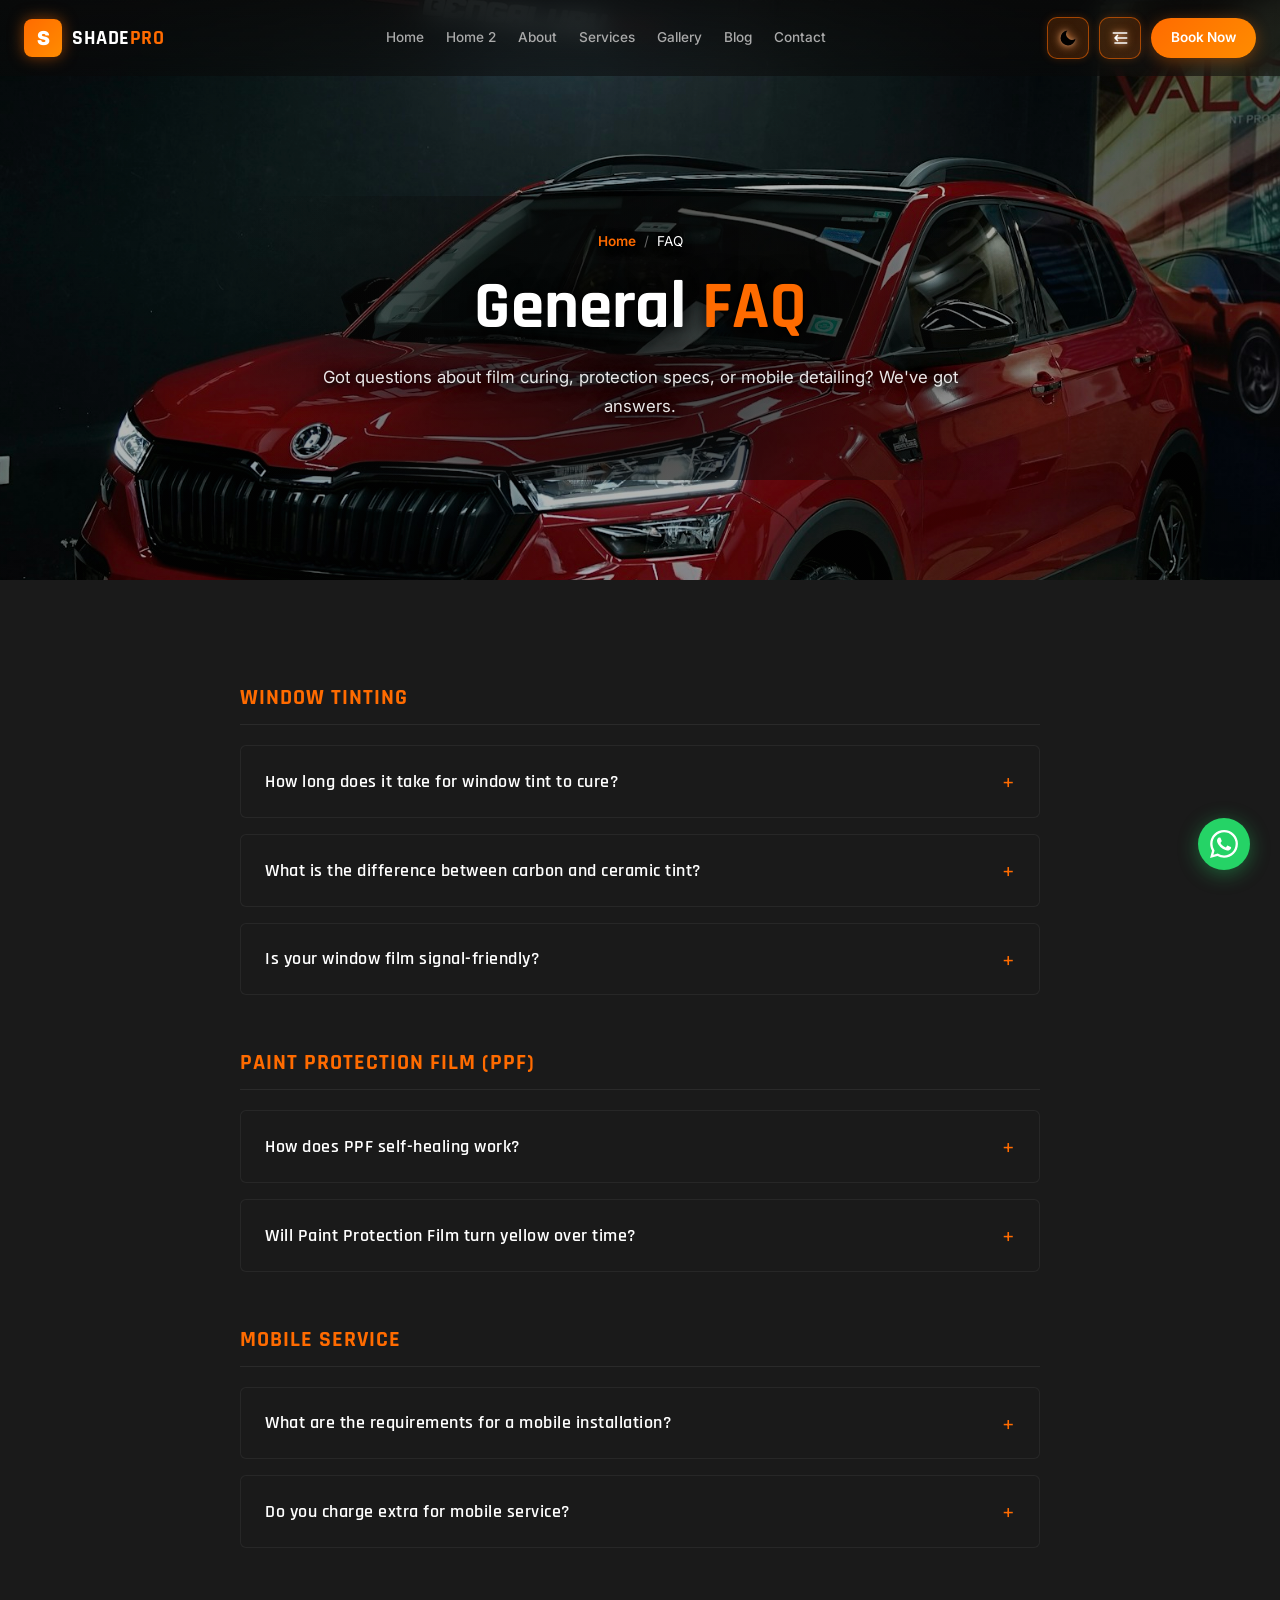
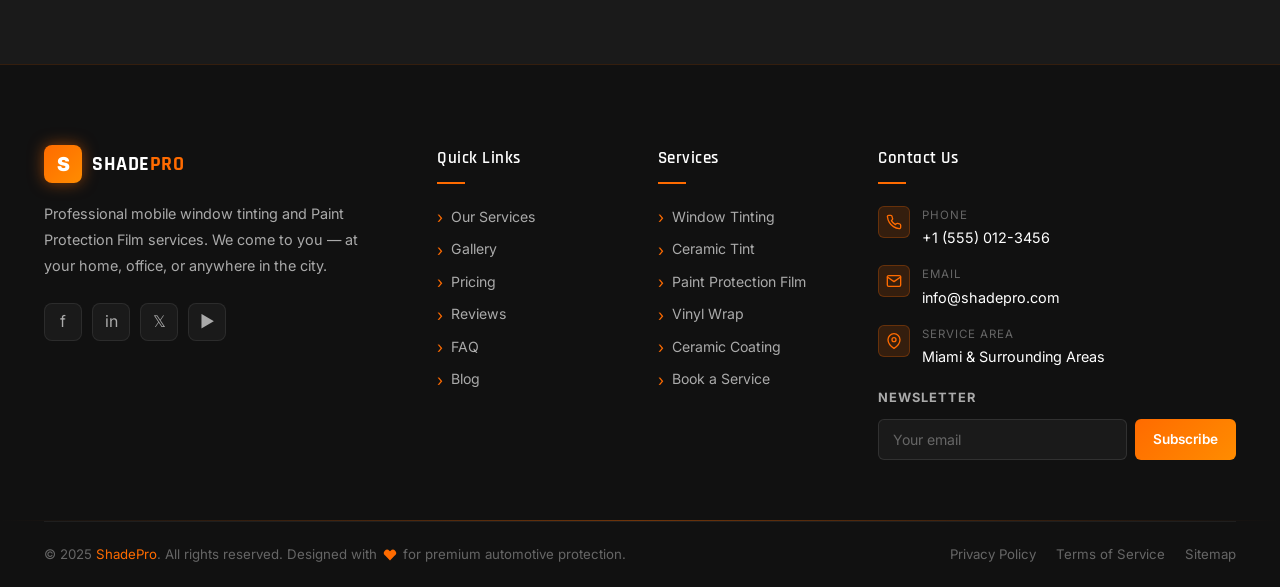
<file: faq.html>
<!DOCTYPE html>
<html lang="en">
<head>
  <meta charset="UTF-8" />
  <meta name="viewport" content="width=device-width, initial-scale=1.0" />
  <title>Frequently Asked Questions — ShadePro Premium Window Tint & PPF</title>
  <meta name="description" content="Get answers about window tint curing, mobile detailing requirements, Paint Protection Film durability, and warranty details." />
  <link rel="icon" type="image/png" href="images/favicon.png" />
  <link rel="stylesheet" href="css/global.css" />
  <link rel="stylesheet" href="css/navbar.css" />
  <link rel="stylesheet" href="css/footer.css" />
  <link rel="stylesheet" href="css/animations.css" />
  <style>
    /* ── FAQ Accordion ── */
    .faq-wrapper {
      max-width: 800px;
      margin: 0 auto;
    }
    .faq-category-title {
      font-family: var(--font-head);
      font-size: 1.4rem;
      font-weight: 700;
      color: var(--orange);
      margin-top: 50px;
      margin-bottom: 20px;
      letter-spacing: 1px;
      text-transform: uppercase;
      border-bottom: 1.5px solid var(--charcoal);
      padding-bottom: 8px;
    }
    .faq-category-title:first-of-type {
      margin-top: 0;
    }
    .faq-item {
      background: var(--black-3);
      border: 1px solid rgba(255,255,255,0.06);
      border-radius: var(--radius-sm);
      margin-bottom: 16px;
      overflow: hidden;
      transition: all var(--transition);
    }
    .faq-item.open {
      border-color: var(--orange);
      box-shadow: 0 0 20px rgba(255,107,0,0.12);
    }
    .faq-header {
      padding: 20px 24px;
      display: flex;
      justify-content: space-between;
      align-items: center;
      cursor: pointer;
      user-select: none;
      transition: background var(--transition);
    }
    .faq-header:hover {
      background: rgba(255,255,255,0.02);
    }
    .faq-question {
      font-family: var(--font-head);
      font-size: 1.15rem;
      font-weight: 600;
      color: var(--white);
      letter-spacing: 0.5px;
    }
    .faq-toggle {
      font-size: 1.2rem;
      color: var(--orange);
      transition: transform var(--transition);
    }
    .faq-item.open .faq-toggle {
      transform: rotate(45deg);
    }
    .faq-body {
      max-height: 0;
      overflow: hidden;
      transition: max-height 0.35s cubic-bezier(0.4, 0, 0.2, 1);
    }
    .faq-content {
      padding: 0 24px 24px;
      font-size: 0.9rem;
      color: var(--gray-400);
      line-height: 1.8;
    }
    @media (max-width: 480px) {
      .faq-header {
        padding: 16px 18px;
      }
      .faq-question {
        font-size: 1.02rem;
      }
      .faq-content {
        padding: 0 18px 20px;
      }
      .faq-category-title {
        font-size: 1.2rem;
        margin-top: 36px;
      }
    }
    @media (max-width: 360px) {
      .faq-header {
        padding: 14px 12px;
      }
      .faq-question {
        font-size: 0.95rem;
      }
      .faq-content {
        padding: 0 12px 16px;
      }
      .faq-toggle {
        font-size: 1rem;
      }
    }
  </style>
</head>
<body>

<!-- Nav Placeholder -->
<div id="nav-placeholder"></div>

<!-- ══ PAGE HERO ══ -->
<section class="page-hero">
  <div class="page-hero-bg" style="background-image: url('images/detailing_shop.jpg');"></div>
  <div class="page-hero-overlay"></div>
  <div class="container">
    <div class="breadcrumb">
      <a href="index.html">Home</a>
      <span>/</span>
      <span style="color:var(--white);">FAQ</span>
    </div>
    <h1 class="page-hero-title">General <span>FAQ</span></h1>
    <p class="page-hero-sub">Got questions about film curing, protection specs, or mobile detailing? We've got answers.</p>
  </div>
</section>

<!-- ══ FAQ ACCORDIONS ══ -->
<section class="section-alt">
  <div class="container">
    <div class="faq-wrapper">

      <!-- Category: Window Tinting -->
      <div class="faq-category-title reveal">Window Tinting</div>

      <div class="faq-item reveal">
        <div class="faq-header" onclick="toggleFaq(this)">
          <span class="faq-question">How long does it take for window tint to cure?</span>
          <span class="faq-toggle">+</span>
        </div>
        <div class="faq-body">
          <div class="faq-content">
            Curing typically takes between 2 to 5 days depending on the weather conditions and humidity in Florida. During this period, you may notice small water bubbles or a hazy appearance. This is completely normal and will evaporate naturally. Do not roll down your windows for at least 3 days.
          </div>
        </div>
      </div>

      <div class="faq-item reveal">
        <div class="faq-header" onclick="toggleFaq(this)">
          <span class="faq-question">What is the difference between carbon and ceramic tint?</span>
          <span class="faq-toggle">+</span>
        </div>
        <div class="faq-body">
          <div class="faq-content">
            Carbon tint uses carbon particles to absorb infrared light, blocking up to 40% of solar heat. Ceramic tint is infused with advanced nano-ceramic particles that filter out infrared heat, rejecting up to 60-65% of solar heat. Ceramic tint provides superior clarity and heat rejection.
          </div>
        </div>
      </div>

      <div class="faq-item reveal">
        <div class="faq-header" onclick="toggleFaq(this)">
          <span class="faq-question">Is your window film signal-friendly?</span>
          <span class="faq-toggle">+</span>
        </div>
        <div class="faq-body">
          <div class="faq-content">
            Yes, all our carbon and ceramic films are 100% non-metallic. They will not interfere with cellular reception, GPS navigation, satellite radio, Bluetooth, or tire pressure monitors.
          </div>
        </div>
      </div>

      <!-- Category: Paint Protection Film -->
      <div class="faq-category-title reveal">Paint Protection Film (PPF)</div>

      <div class="faq-item reveal">
        <div class="faq-header" onclick="toggleFaq(this)">
          <span class="faq-question">How does PPF self-healing work?</span>
          <span class="faq-toggle">+</span>
        </div>
        <div class="faq-body">
          <div class="faq-content">
            Our premium clear PPF is constructed from elastomeric polyurethane polymers. When exposed to heat (like direct sunlight or warm water), the polymers relax and return to their original, flat configuration, making light scratches and swirl marks disappear.
          </div>
        </div>
      </div>

      <div class="faq-item reveal">
        <div class="faq-header" onclick="toggleFaq(this)">
          <span class="faq-question">Will Paint Protection Film turn yellow over time?</span>
          <span class="faq-toggle">+</span>
        </div>
        <div class="faq-body">
          <div class="faq-content">
            No, we install only high-grade XPEL and STEK films featuring premium acrylic adhesives. They include integrated UV inhibitors that prevent yellowing, cracking, or lifting, and are backed by a 10-year manufacturer warranty.
          </div>
        </div>
      </div>

      <!-- Category: Mobile Detailing -->
      <div class="faq-category-title reveal">Mobile Service</div>

      <div class="faq-item reveal">
        <div class="faq-header" onclick="toggleFaq(this)">
          <span class="faq-question">What are the requirements for a mobile installation?</span>
          <span class="faq-toggle">+</span>
        </div>
        <div class="faq-body">
          <div class="faq-content">
            For premium window tinting and PPF installations, we require a clean, enclosed garage or shaded carport shield protected from strong winds and airborne dust. We also need access to a standard electrical outlet. If you don't have a garage, contact us, and we can discuss alternative arrangements.
          </div>
        </div>
      </div>

      <div class="faq-item reveal">
        <div class="faq-header" onclick="toggleFaq(this)">
          <span class="faq-question">Do you charge extra for mobile service?</span>
          <span class="faq-toggle">+</span>
        </div>
        <div class="faq-body">
          <div class="faq-content">
            No, our mobile service is included in all standard packages within our designated service area (Miami & surrounding cities). There are no hidden call-out fees.
          </div>
        </div>
      </div>

    </div>
  </div>
</section>

<!-- Footer Placeholder -->
<div id="footer-placeholder"></div>

<script src="js/components.js"></script>
<script src="js/main.js"></script>
<script>
  function toggleFaq(header) {
    const item = header.parentElement;
    const body = item.querySelector('.faq-body');

    if (item.classList.contains('open')) {
      body.style.maxHeight = '0px';
      item.classList.remove('open');
    } else {
      // Close all others in the same section optional
      document.querySelectorAll('.faq-item').forEach(i => {
        if (i !== item) {
          i.classList.remove('open');
          i.querySelector('.faq-body').style.maxHeight = '0px';
        }
      });

      body.style.maxHeight = body.scrollHeight + 'px';
      item.classList.add('open');
    }
  }
</script>
</body>
</html>
</file>
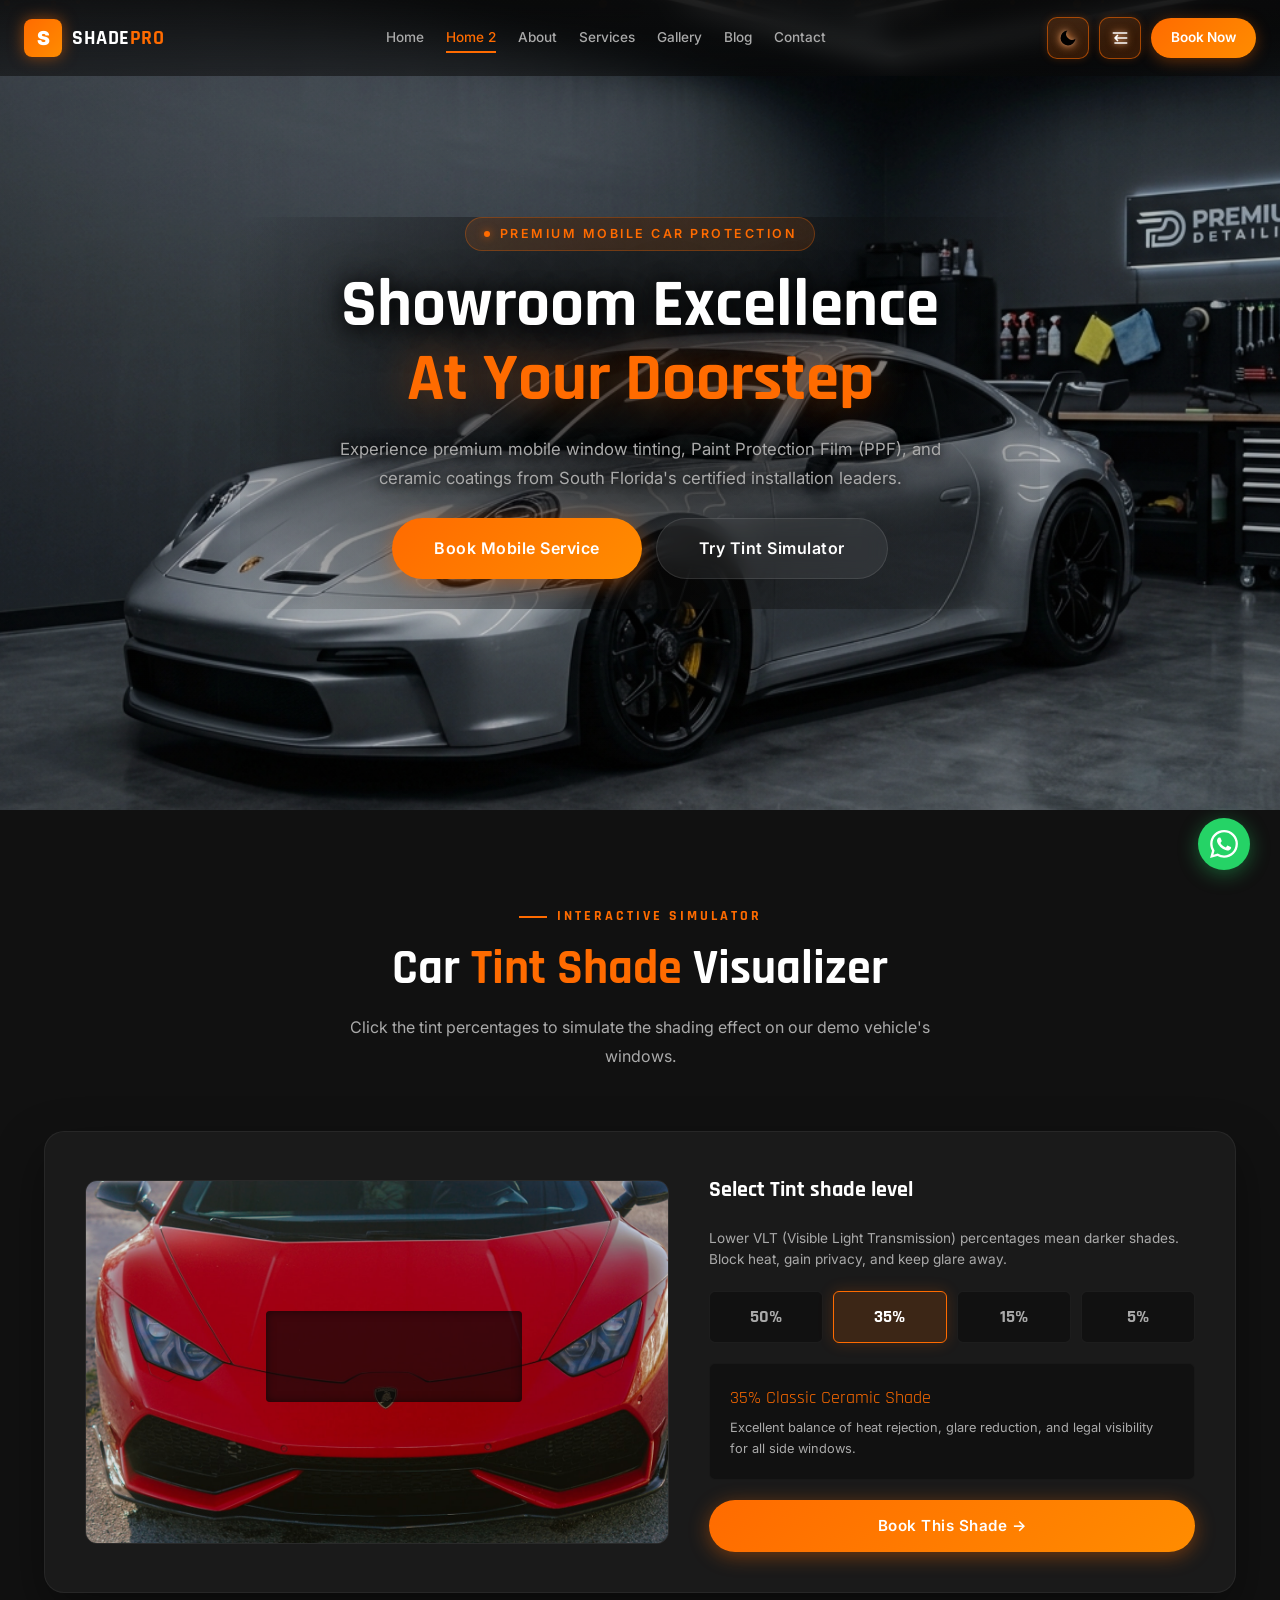
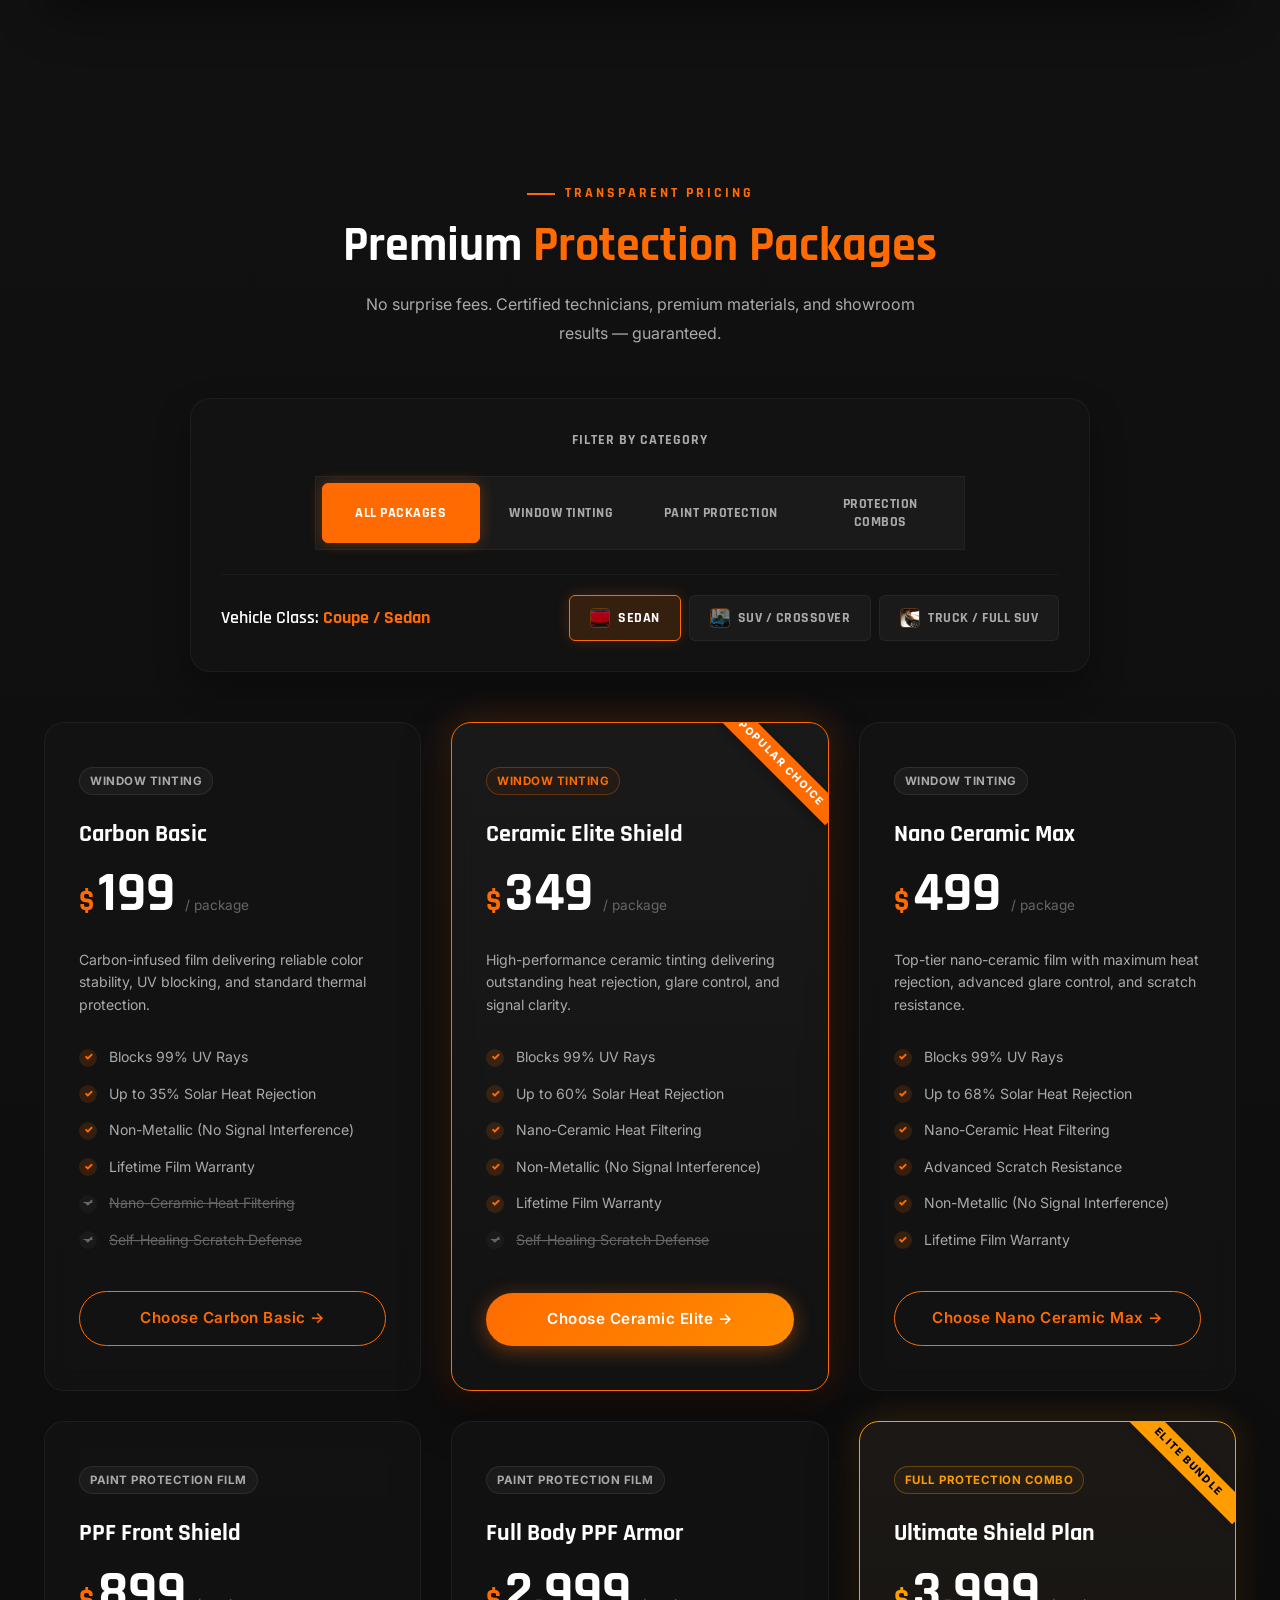
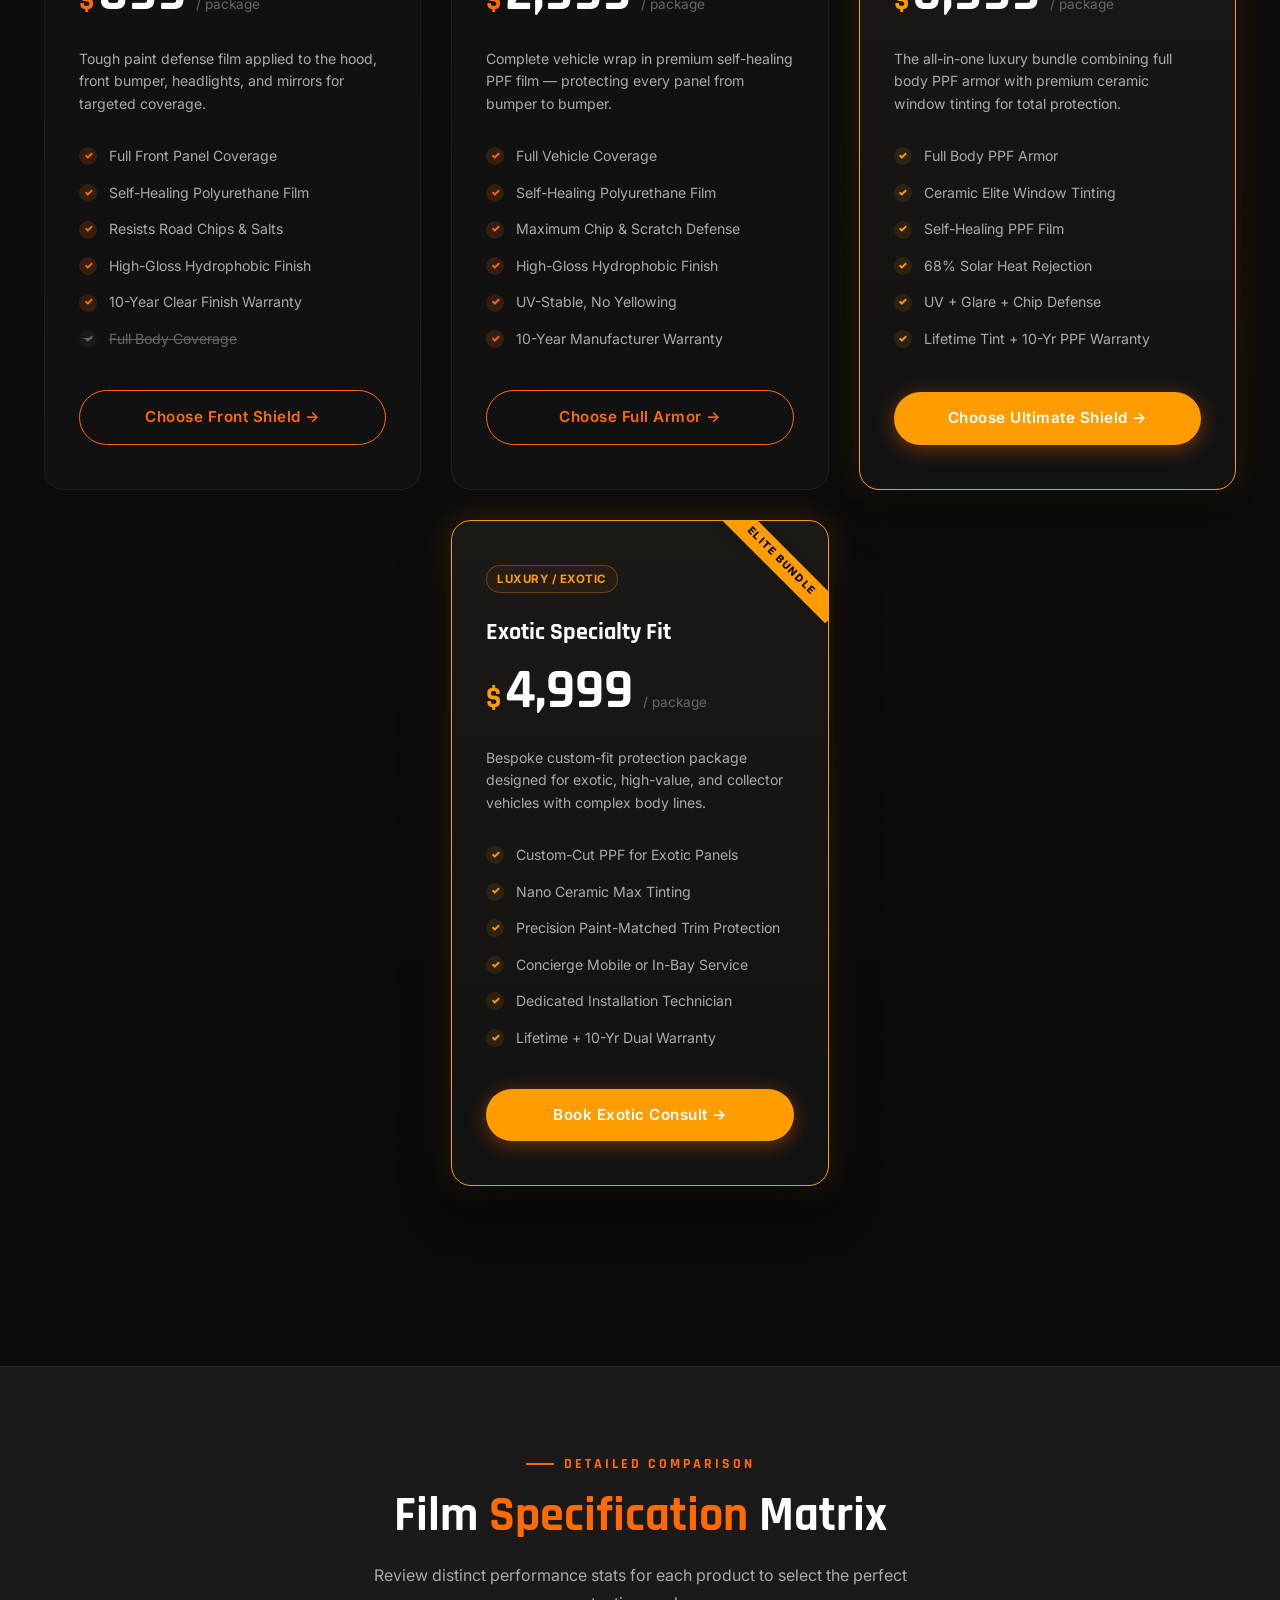
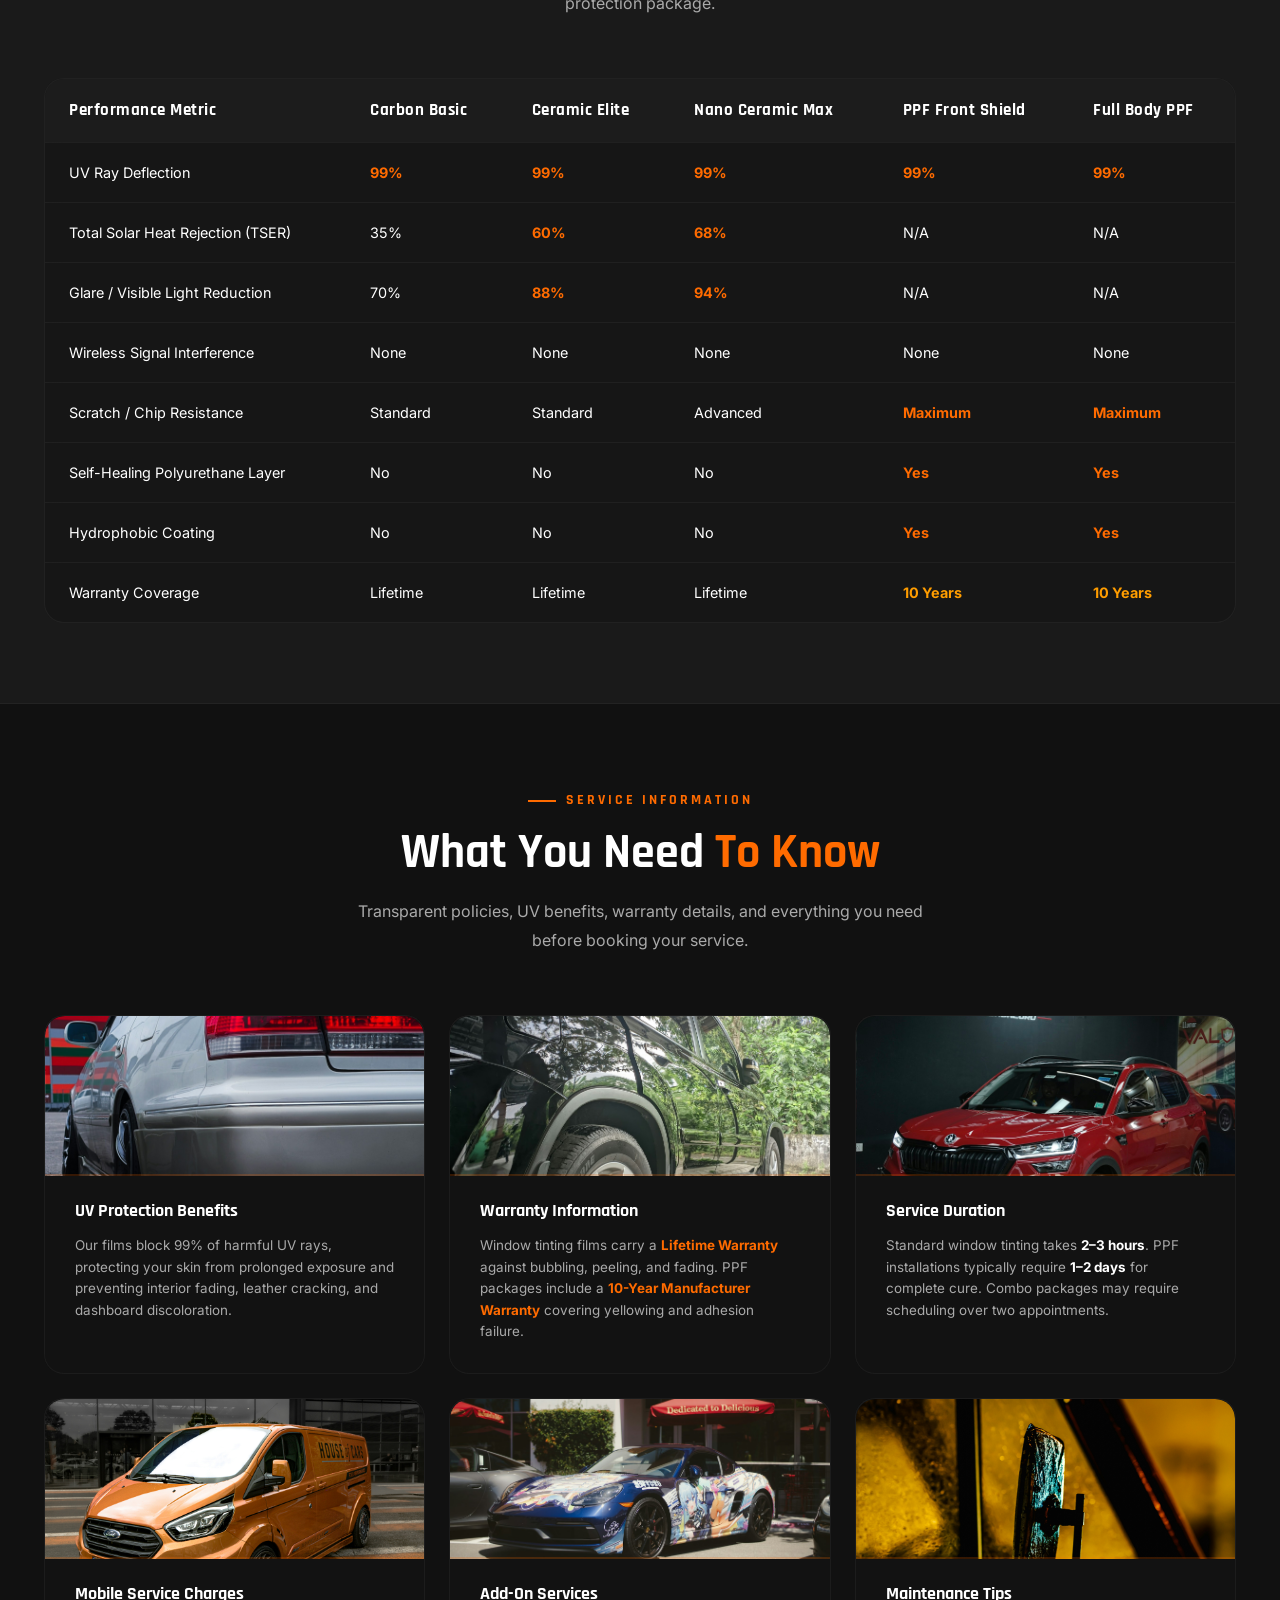
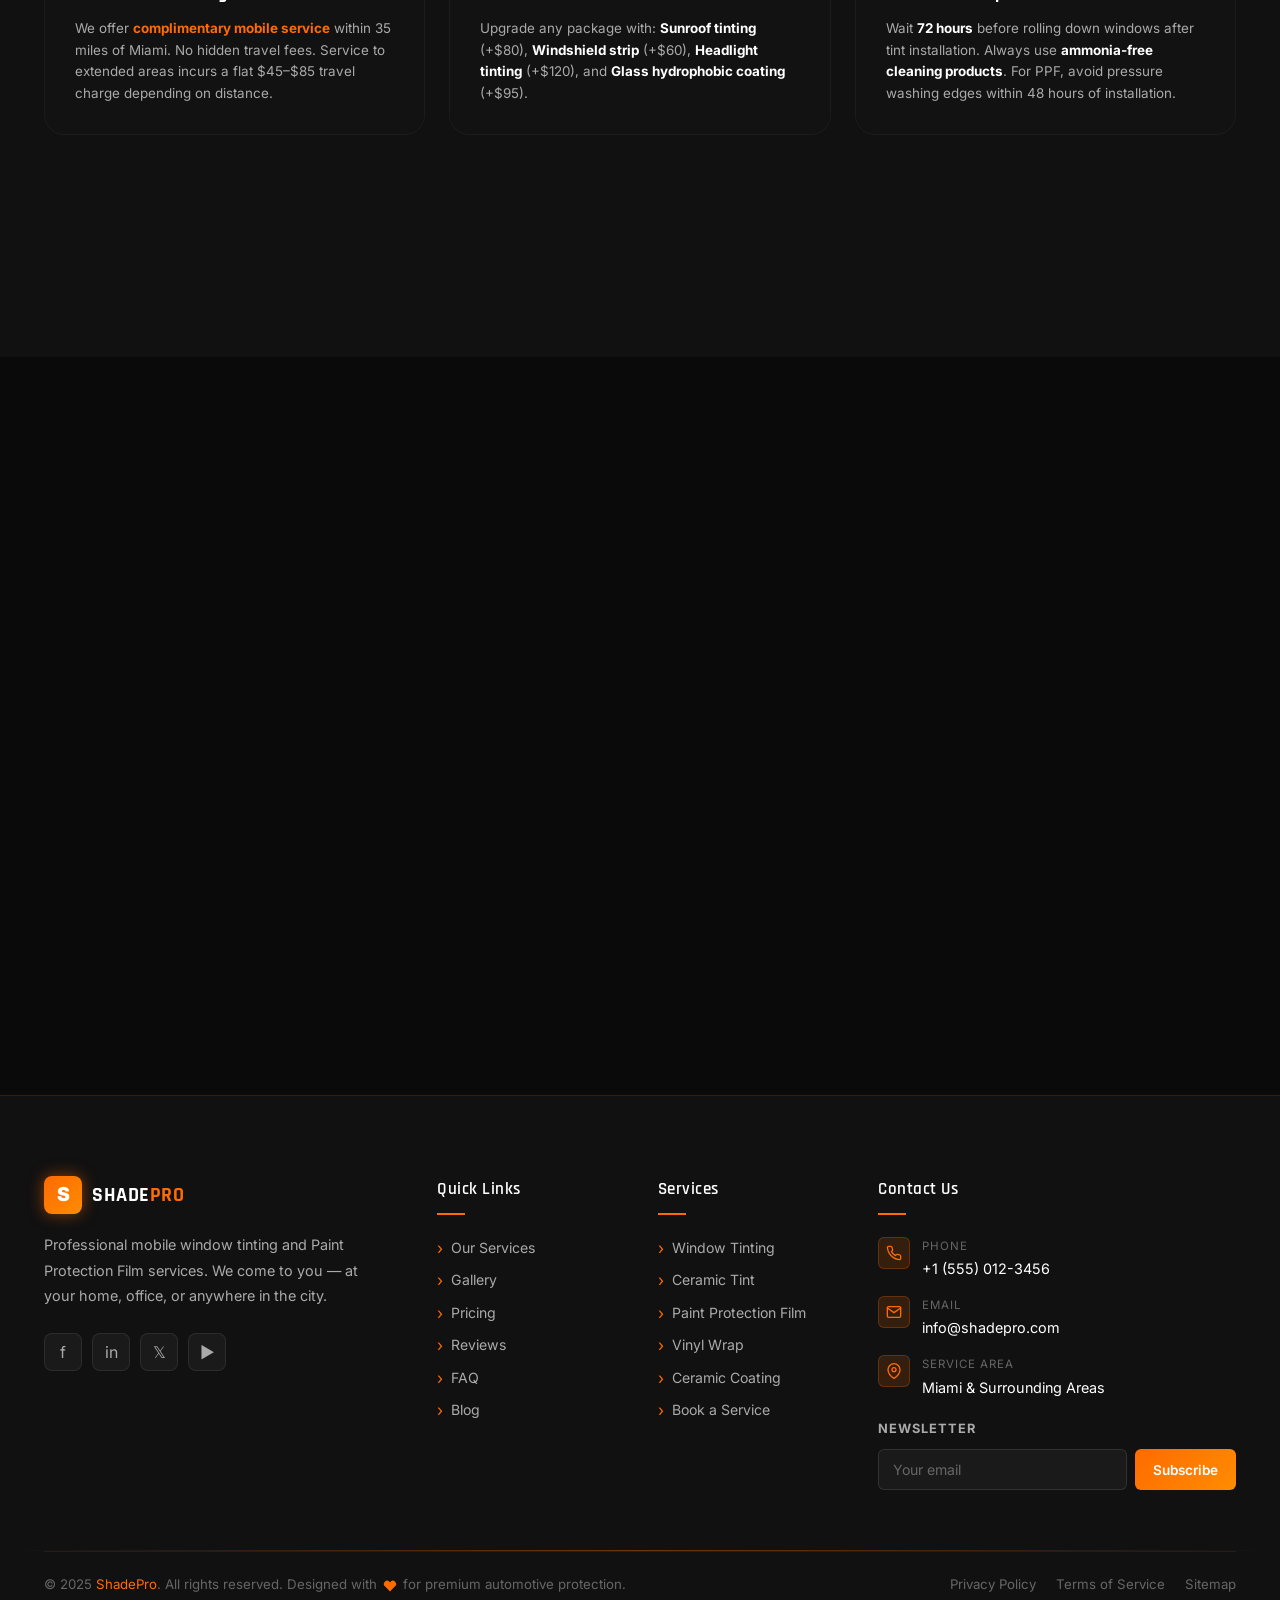
<file: home2.html>
<!DOCTYPE html>
<html lang="en">
<head>
  <meta charset="UTF-8" />
  <meta name="viewport" content="width=device-width, initial-scale=1.0" />
  <title>ShadePro — Elite Automotive Protection (Alternate Home)</title>
  <meta name="description" content="Discover premium automotive protection with our interactive tint simulator, certified PPF shields, and ceramic coatings." />
  <link rel="icon" type="image/png" href="images/favicon.png" />
  <link rel="stylesheet" href="css/global.css" />
  <link rel="stylesheet" href="css/navbar.css" />
  <link rel="stylesheet" href="css/footer.css" />
  <link rel="stylesheet" href="css/animations.css" />
  <style>
    /* ── Alternate Hero ── */
    .hero-alt {
      min-height: 90vh;
      position: relative;
      display: flex;
      align-items: center;
      justify-content: center;
      text-align: center;
      overflow: hidden;
      padding-top: calc(var(--nav-height) + 40px);
    }

    .hero-alt-bg {
      position: absolute;
      inset: 0;
      background: url('images/premium_hero_bg.png') center center / cover no-repeat;
      filter: brightness(0.85);
      transform: scale(1.03);
      transition: filter 0.5s ease;
    }
    .hero-alt-overlay {
      position: absolute;
      inset: 0;
      background: radial-gradient(circle, rgba(10,10,10,0.05) 0%, rgba(10,10,10,0.15) 100%);
      transition: background 0.5s ease;
    }

    .hero-alt-content {
      position: relative;
      z-index: 2;
      max-width: 800px;
      padding: 0 20px;
      width: 100%;
      text-align: center;
    }

    .hero-eyebrow {
      display: inline-flex;
      align-items: center;
      gap: 10px;
      background: rgba(255, 107, 0, 0.12);
      border: 1px solid rgba(255, 107, 0, 0.3);
      border-radius: 50px;
      padding: 6px 18px;
      font-size: 0.78rem;
      font-weight: 600;
      letter-spacing: 2.5px;
      text-transform: uppercase;
      color: var(--orange);
      margin-bottom: 24px;
    }
    .hero-eyebrow-dot {
      width: 6px;
      height: 6px;
      background: var(--orange);
      border-radius: 50%;
      box-shadow: 0 0 8px rgba(255, 107, 0, 0.8);
    }
    .hero-title {
      font-family: var(--font-head);
      font-size: clamp(2rem, 6vw, 4.5rem);
      font-weight: 700;
      line-height: 1.1;
      color: var(--white);
      margin-bottom: 22px;
      text-shadow: 0 2px 20px rgba(0, 0, 0, 0.95), 0 4px 40px rgba(0, 0, 0, 0.85);
    }
    .hero-title .line-orange {
      display: block;
      color: var(--orange);
      text-shadow: 0 0 40px rgba(255, 107, 0, 0.4);
    }
    .hero-subtitle {
      font-size: 1.05rem;
      color: var(--gray-400);
      line-height: 1.85;
      max-width: 640px;
      margin-bottom: 36px;
      text-shadow: 0 1px 10px rgba(0, 0, 0, 0.95), 0 2px 20px rgba(0, 0, 0, 0.8);
    }
    .hero-actions {
      display: flex;
      gap: 14px;
      flex-wrap: wrap;
      margin-bottom: 30px;
    }

    /* ── Tint Shade Visualizer ── */
    .visualizer-section {
      background: var(--black-2);
      padding: 90px 0;
    }
    .visualizer-card {
      background: var(--black-3);
      border: 1px solid rgba(255,255,255,0.06);
      border-radius: var(--radius-lg);
      padding: 40px;
      display: grid;
      grid-template-columns: 1.2fr 1fr;
      gap: 40px;
      align-items: center;
      box-shadow: 0 20px 50px rgba(0,0,0,0.4);
    }
    .vis-graphic-wrap {
      position: relative;
      width: 100%;
      aspect-ratio: 16 / 10;
      border-radius: var(--radius);
      overflow: hidden;
      border: 1px solid var(--charcoal);
    }
    .vis-car-bg {
      width: 100%;
      height: 100%;
      object-fit: cover;
      filter: brightness(0.9);
    }
    .vis-glass-overlay {
      position: absolute;
      top: 36%;
      left: 31%;
      width: 44%;
      height: 25%;
      background: rgba(10, 10, 10, 0); /* Opacity controlled by JS */
      border-radius: 4px;
      pointer-events: none;
      transition: background-color 0.4s ease;
      box-shadow: inset 0 0 10px rgba(0,0,0,0.5);
    }
    .vis-controls {
      display: flex;
      flex-direction: column;
      gap: 20px;
    }
    .vis-btn-grid {
      display: grid;
      grid-template-columns: repeat(4, 1fr);
      gap: 10px;
    }
    .vis-btn {
      padding: 14px 10px;
      background: var(--black-2);
      border: 1.5px solid rgba(255,255,255,0.05);
      border-radius: var(--radius-sm);
      font-family: var(--font-head);
      font-weight: 700;
      font-size: 1.1rem;
      color: var(--gray-400);
      cursor: pointer;
      transition: all var(--transition);
    }
    .vis-btn:hover, .vis-btn.active {
      color: var(--white);
      border-color: var(--orange);
      background: var(--orange-dim);
      box-shadow: 0 0 15px rgba(255,107,0,0.2);
    }

    /* ── Showroom categories ── */
    .showroom-grid {
      display: grid;
      grid-template-columns: repeat(4, 1fr);
      gap: 24px;
    }
    .showroom-card {
      background: var(--black-3);
      border: 1px solid rgba(255,255,255,0.06);
      border-radius: var(--radius);
      padding: 24px;
      text-align: center;
      transition: all var(--transition);
      overflow: hidden;
    }
    .showroom-card:hover {
      border-color: var(--orange);
      box-shadow: var(--orange-glow);
      transform: translateY(-5px);
    }
    .showroom-icon {
      width: 100%;
      height: 160px;
      border-radius: var(--radius) var(--radius) 0 0;
      margin: -24px 0 18px -24px;
      display: block;
      background-size: cover;
      background-position: center;
      transition: all 0.4s ease;
      border-bottom: 2px solid rgba(255, 107, 0, 0.2);
      width: calc(100% + 48px);
    }
    .showroom-card:hover .showroom-icon {
      border-bottom-color: var(--orange);
      box-shadow: 0 4px 20px rgba(255, 107, 0, 0.15);
      transform: scale(1.02);
    }
    .showroom-title {
      font-family: var(--font-head);
      font-size: 1.25rem;
      font-weight: 600;
      color: var(--white);
      margin-bottom: 8px;
    }
    .showroom-desc {
      font-size: 0.82rem;
      color: var(--gray-400);
      line-height: 1.6;
    }

    /* ── Premium Alternate Pricing Showcase ── */
    .pricing-section {
      background: linear-gradient(180deg, var(--black-2) 0%, var(--black) 100%);
      padding: 100px 0;
      position: relative;
    }
    
    .pricing-header-wrap {
      margin-bottom: 50px;
      display: flex;
      flex-direction: column;
      align-items: center;
      text-align: center;
    }
    
    .pricing-controls-container {
      display: flex;
      flex-direction: column;
      align-items: center;
      gap: 24px;
      width: 100%;
      max-width: 900px;
      margin: 0 auto 50px auto;
      padding: 30px;
      background: rgba(20, 20, 20, 0.6);
      backdrop-filter: blur(15px);
      border: 1px solid rgba(255, 255, 255, 0.05);
      border-radius: var(--radius-lg);
      box-shadow: 0 15px 35px rgba(0, 0, 0, 0.3);
    }
    
    .control-label {
      font-family: var(--font-head);
      font-size: 0.9rem;
      font-weight: 700;
      letter-spacing: 1px;
      color: var(--gray-400);
      text-transform: uppercase;
    }
    
    .tab-container {
      display: flex;
      background: var(--black-3);
      padding: 6px;
      border-radius: var(--radius-md);
      border: 1px solid rgba(255,255,255,0.04);
      gap: 4px;
      width: 100%;
      max-width: 650px;
    }
    
    .tab-btn {
      flex: 1;
      padding: 12px 16px;
      border: none;
      background: transparent;
      color: var(--gray-400);
      font-family: var(--font-head);
      font-size: 0.85rem;
      font-weight: 700;
      border-radius: var(--radius-sm);
      cursor: pointer;
      text-align: center;
      text-transform: uppercase;
      letter-spacing: 0.5px;
      transition: all var(--transition);
    }
    
    .tab-btn.active, .tab-btn:hover {
      background: rgba(255, 107, 0, 0.08);
      color: var(--orange);
      border: 1px solid rgba(255, 107, 0, 0.2);
    }
    
    .tab-btn.active {
      background: var(--orange);
      color: var(--white) !important;
      border: 1px solid var(--orange);
      box-shadow: 0 0 15px rgba(255, 107, 0, 0.3);
    }
    
    .vehicle-selector-row {
      display: flex;
      align-items: center;
      justify-content: space-between;
      width: 100%;
      border-top: 1px solid rgba(255, 255, 255, 0.04);
      padding-top: 20px;
      gap: 20px;
      flex-wrap: wrap;
    }
    
    .selected-vehicle-display {
      font-family: var(--font-head);
      font-size: 1.1rem;
      font-weight: 600;
      color: var(--white);
    }
    
    .selected-vehicle-display span {
      color: var(--orange);
      font-weight: 700;
    }
    
    .veh-btn-grid {
      display: flex;
      gap: 8px;
      flex-wrap: wrap;
    }
    
    .veh-select-btn {
      padding: 12px 20px;
      background: var(--black-3);
      border: 1px solid rgba(255, 255, 255, 0.05);
      border-radius: var(--radius-sm);
      font-family: var(--font-head);
      font-weight: 700;
      font-size: 0.85rem;
      color: var(--gray-400);
      cursor: pointer;
      text-transform: uppercase;
      letter-spacing: 0.5px;
      transition: all var(--transition);
      display: flex;
      align-items: center;
      gap: 8px;
    }
    
    .veh-select-btn.active, .veh-select-btn:hover {
      color: var(--white);
      border-color: var(--orange);
      background: var(--orange-dim);
      box-shadow: 0 0 15px rgba(255, 107, 0, 0.2);
    }
    
    /* Pricing Cards Grid */
    .pricing-grid-alt {
      display: flex;
      flex-wrap: wrap;
      justify-content: center;
      gap: 30px;
      margin-bottom: 80px;
      transition: all 0.4s ease;
    }
    
    .pricing-card-alt {
      width: calc(33.333% - 20px);
      min-width: 320px;
      background: rgba(20, 20, 20, 0.7);
      backdrop-filter: blur(12px);
      border: 1.5px solid rgba(255, 255, 255, 0.05);
      border-radius: var(--radius-lg);
      padding: 44px 34px;
      display: flex;
      flex-direction: column;
      position: relative;
      overflow: hidden;
      transition: opacity 0.3s ease, transform 0.3s ease, border-color 0.3s ease, box-shadow 0.3s ease;
      opacity: 1;
      transform: scale(1);
    }
    
    .pricing-card-alt:hover {
      transform: translateY(-8px);
      border-color: rgba(255, 107, 0, 0.5);
      box-shadow: 0 20px 45px rgba(0,0,0,0.5), 0 0 25px rgba(255,107,0,0.15);
    }
    
    .pricing-card-alt.featured {
      border-color: var(--orange);
      box-shadow: 0 20px 45px rgba(0,0,0,0.6), 0 0 35px rgba(255,107,0,0.25);
      background: linear-gradient(180deg, rgba(28, 28, 28, 0.8) 0%, rgba(20, 20, 20, 0.8) 100%);
    }
    
    .pricing-card-alt.featured::before {
      content: 'POPULAR CHOICE';
      position: absolute;
      top: 28px;
      right: -28px;
      width: 150px;
      text-align: center;
      background: var(--orange);
      color: white;
      font-size: 0.65rem;
      font-weight: 800;
      padding: 4px 0;
      transform: rotate(45deg);
      letter-spacing: 1.5px;
      box-shadow: 0 2px 10px rgba(0, 0, 0, 0.2);
    }
    
    .pricing-card-alt.combo {
      border-color: #ff9d00;
      box-shadow: 0 20px 45px rgba(0,0,0,0.6), 0 0 35px rgba(255, 157, 0, 0.18);
      background: linear-gradient(180deg, rgba(32, 28, 24, 0.8) 0%, rgba(20, 20, 20, 0.8) 100%);
    }
    
    .pricing-card-alt.combo::before {
      content: 'ELITE BUNDLE';
      position: absolute;
      top: 28px;
      right: -28px;
      width: 150px;
      text-align: center;
      background: #ff9d00;
      color: black;
      font-size: 0.65rem;
      font-weight: 800;
      padding: 4px 0;
      transform: rotate(45deg);
      letter-spacing: 1.5px;
      box-shadow: 0 2px 10px rgba(0, 0, 0, 0.2);
    }
    
    .card-category-badge {
      align-self: flex-start;
      padding: 4px 10px;
      background: rgba(255, 255, 255, 0.04);
      border: 1px solid rgba(255, 255, 255, 0.08);
      border-radius: 30px;
      font-size: 0.72rem;
      font-weight: 700;
      letter-spacing: 0.5px;
      color: var(--gray-400);
      margin-bottom: 20px;
      text-transform: uppercase;
    }
    
    .pricing-card-alt.featured .card-category-badge {
      border-color: rgba(255, 107, 0, 0.3);
      color: var(--orange);
      background: rgba(255, 107, 0, 0.05);
    }
    
    .pricing-card-alt.combo .card-category-badge {
      border-color: rgba(255, 157, 0, 0.3);
      color: #ff9d00;
      background: rgba(255, 157, 0, 0.05);
    }
    
    .pricing-table-hdr {
      font-family: var(--font-head);
      font-size: 1.5rem;
      font-weight: 700;
      color: var(--white);
      margin-bottom: 12px;
    }
    
    .pricing-price-row {
      display: flex;
      align-items: baseline;
      gap: 4px;
      margin-bottom: 24px;
    }
    
    .pricing-price-currency {
      font-family: var(--font-head);
      font-size: 1.8rem;
      font-weight: 700;
      color: var(--orange);
    }
    
    .pricing-card-alt.combo .pricing-price-currency {
      color: #ff9d00;
    }
    
    .pricing-price-val {
      font-family: var(--font-head);
      font-size: 3.5rem;
      font-weight: 700;
      color: var(--white);
      line-height: 1;
    }
    
    .pricing-price-period {
      font-size: 0.85rem;
      color: var(--gray-600);
      margin-left: 6px;
    }
    
    .pricing-card-desc {
      font-size: 0.88rem;
      color: var(--gray-400);
      line-height: 1.6;
      margin-bottom: 30px;
      min-height: 50px;
    }
    
    .pricing-features-list {
      display: flex;
      flex-direction: column;
      gap: 14px;
      margin-bottom: 40px;
      flex: 1;
    }
    
    .pricing-feat-item {
      display: flex;
      align-items: center;
      gap: 12px;
      font-size: 0.88rem;
      color: var(--gray-400);
    }
    
    .pricing-feat-item.disabled {
      color: var(--gray-600);
      text-decoration: line-through;
    }
    
    .pricing-feat-chk {
      width: 18px; height: 18px;
      border-radius: 50%;
      background: var(--orange-dim);
      color: var(--orange);
      display: flex;
      align-items: center;
      justify-content: center;
      font-size: 0.65rem;
      font-weight: 900;
      flex-shrink: 0;
    }
    
    .pricing-card-alt.combo .pricing-feat-chk {
      background: rgba(255, 157, 0, 0.1);
      color: #ff9d00;
    }
    
    .pricing-feat-item.disabled .pricing-feat-chk {
      background: rgba(255,255,255,0.03);
      color: var(--gray-600);
    }
    
    /* Specs Matrix */
    .specs-matrix-section {
      background: var(--black-3);
      padding: 80px 0;
      border-top: 1px solid rgba(255, 255, 255, 0.04);
      border-bottom: 1px solid rgba(255, 255, 255, 0.04);
    }
    
    .specs-table-wrapper {
      overflow-x: auto;
      border-radius: var(--radius-lg);
      border: 1px solid rgba(255, 255, 255, 0.05);
      background: rgba(20, 20, 20, 0.6);
      backdrop-filter: blur(10px);
    }
    
    .specs-table {
      width: 100%;
      border-collapse: collapse;
      text-align: left;
      font-size: 0.9rem;
      min-width: 800px;
    }
    
    .specs-table th, .specs-table td {
      padding: 18px 24px;
      border-bottom: 1px solid rgba(255, 255, 255, 0.04);
    }
    
    .specs-table th {
      background: rgba(30, 30, 30, 0.8);
      font-family: var(--font-head);
      font-size: 1.05rem;
      font-weight: 700;
      color: var(--white);
      letter-spacing: 0.5px;
    }
    
    .specs-table tr:last-child td {
      border-bottom: none;
    }
    
    .specs-table tr:hover td {
      background: rgba(255, 107, 0, 0.02);
    }
    
    .specs-highlight {
      color: var(--orange);
      font-weight: 700;
    }
    
    .specs-gold {
      color: #ff9d00;
      font-weight: 700;
    }
    
    /* Info Policy Grid */
    .info-grid-alt {
      display: grid;
      grid-template-columns: repeat(3, 1fr);
      gap: 24px;
      margin-top: 50px;
    }
    
    .info-card-alt {
      background: rgba(20, 20, 20, 0.5);
      backdrop-filter: blur(10px);
      border: 1px solid rgba(255, 255, 255, 0.04);
      border-radius: var(--radius-lg);
      padding: 30px;
      transition: all var(--transition);
      overflow: hidden;
    }
    
    .info-card-alt:hover {
      border-color: rgba(255, 107, 0, 0.25);
      box-shadow: 0 10px 25px rgba(0, 0, 0, 0.3), 0 0 15px rgba(255, 107, 0, 0.05);
      transform: translateY(-4px);
    }
    
    .info-icon-box {
      width: 100%;
      height: 160px;
      border-radius: var(--radius-lg) var(--radius-lg) 0 0;
      margin: -30px 0 20px -30px;
      display: block;
      background-size: cover;
      background-position: center;
      transition: all 0.4s ease;
      border-bottom: 2px solid rgba(255, 107, 0, 0.2);
      width: calc(100% + 60px);
    }
    .info-card-alt:hover .info-icon-box {
      border-bottom-color: var(--orange);
      box-shadow: 0 4px 20px rgba(255, 107, 0, 0.15);
      transform: scale(1.02);
    }
    
    .info-card-title {
      font-family: var(--font-head);
      font-size: 1.15rem;
      font-weight: 700;
      color: var(--white);
      margin-bottom: 10px;
    }
    
    .info-card-desc {
      font-size: 0.84rem;
      color: var(--gray-400);
      line-height: 1.6;
    }

    .cta-actions {
      display: flex;
      justify-content: center;
      align-items: center;
      flex-wrap: wrap;
      gap: 16px;
    }

    @media (max-width: 991px) {
      .visualizer-card {
        grid-template-columns: 1fr;
      }
      .showroom-grid {
        grid-template-columns: 1fr 1fr;
      }
      .pricing-grid-alt {
        grid-template-columns: 1fr 1fr;
      }
      .info-grid-alt {
        grid-template-columns: 1fr 1fr;
      }
    }
    @media (max-width: 768px) {
      .pricing-grid-alt {
        grid-template-columns: 1fr;
      }
      .info-grid-alt {
        grid-template-columns: 1fr;
      }
      .pricing-controls-container {
        padding: 20px;
      }
      .tab-container {
        flex-direction: column;
      }
    }
    @media (max-width: 640px) {
      .showroom-grid {
        grid-template-columns: 1fr;
      }
    }

    /* ── Light Theme Overrides for Alternate Hero ── */
    .light-theme .hero-alt-bg {
      filter: brightness(0.95) contrast(1.05) saturate(1.1) !important;
    }
    .light-theme .hero-alt-overlay {
      background: linear-gradient(135deg, rgba(252, 252, 252, 0.72) 0%, rgba(250, 250, 250, 0.58) 50%, rgba(255, 235, 215, 0.65) 100%) !important;
    }

    /* ── Light Theme Overrides for Pricing Showcase ── */
    .light-theme .pricing-section {
      background: linear-gradient(180deg, var(--black-2) 0%, var(--black) 100%);
    }
    .light-theme .pricing-controls-container {
      background: rgba(255, 255, 255, 0.85);
      border-color: rgba(0, 0, 0, 0.08);
      box-shadow: 0 15px 35px rgba(0, 0, 0, 0.05);
    }
    .light-theme .vehicle-selector-row {
      border-top-color: rgba(0, 0, 0, 0.06);
    }
    .light-theme .selected-vehicle-display {
      color: var(--white);
    }
    .light-theme .veh-select-btn {
      background: var(--black-3);
      border-color: rgba(0, 0, 0, 0.08);
      color: var(--gray-400);
    }
    .light-theme .veh-select-btn:hover {
      background: rgba(255, 107, 0, 0.05);
      border-color: var(--orange);
      color: var(--orange);
    }
    .light-theme .veh-select-btn.active {
      background: var(--orange);
      color: #ffffff !important;
      border-color: var(--orange);
      box-shadow: 0 4px 15px rgba(255, 107, 0, 0.25);
    }
    .light-theme .tab-container {
      background: var(--black-2);
      border-color: rgba(0, 0, 0, 0.06);
    }
    .light-theme .tab-btn {
      color: var(--gray-400);
    }
    .light-theme .tab-btn:hover {
      color: var(--orange);
      background: rgba(255, 107, 0, 0.05);
    }
    .light-theme .tab-btn.active {
      background: var(--orange);
      color: #ffffff !important;
      border-color: var(--orange);
      box-shadow: 0 4px 15px rgba(255, 107, 0, 0.2);
    }
    .light-theme .pricing-card-alt {
      background: #ffffff;
      border-color: rgba(0, 0, 0, 0.08);
      box-shadow: 0 10px 30px rgba(0, 0, 0, 0.03);
    }
    .light-theme .pricing-card-alt:hover {
      border-color: rgba(255, 107, 0, 0.3);
      box-shadow: 0 20px 45px rgba(0, 0, 0, 0.06), 0 0 20px rgba(255, 107, 0, 0.03);
    }
    .light-theme .pricing-card-alt.featured {
      background: linear-gradient(180deg, #fffcf9 0%, #ffffff 100%);
      border-color: var(--orange);
      box-shadow: 0 20px 45px rgba(255, 107, 0, 0.05), 0 0 35px rgba(255, 107, 0, 0.03);
    }
    .light-theme .pricing-card-alt.combo {
      background: linear-gradient(180deg, #fffdf8 0%, #ffffff 100%);
      border-color: #ff9d00;
      box-shadow: 0 20px 45px rgba(255, 157, 0, 0.05), 0 0 35px rgba(255, 157, 0, 0.03);
    }
    .light-theme .card-category-badge {
      background: rgba(0, 0, 0, 0.03);
      border-color: rgba(0, 0, 0, 0.06);
      color: var(--gray-400);
    }
    .light-theme .pricing-card-alt.featured .card-category-badge {
      border-color: rgba(255, 107, 0, 0.2);
      color: var(--orange);
      background: rgba(255, 107, 0, 0.03);
    }
    .light-theme .pricing-card-alt.combo .card-category-badge {
      border-color: rgba(255, 157, 0, 0.2);
      color: #ff9d00;
      background: rgba(255, 157, 0, 0.03);
    }
    .light-theme .pricing-feat-item.disabled .pricing-feat-chk {
      background: rgba(0, 0, 0, 0.03);
    }
    .light-theme .specs-table-wrapper {
      background: #ffffff;
      border-color: rgba(0, 0, 0, 0.08);
      box-shadow: 0 10px 30px rgba(0, 0, 0, 0.03);
    }
    .light-theme .specs-table th {
      background: var(--black-2);
      border-bottom-color: rgba(0, 0, 0, 0.08);
      color: var(--white);
    }
    .light-theme .specs-table td {
      border-bottom-color: rgba(0, 0, 0, 0.04);
    }
    .light-theme .specs-table tr:hover td {
      background: rgba(255, 107, 0, 0.015);
    }
    .light-theme .info-card-alt {
      background: #ffffff;
      border-color: rgba(0, 0, 0, 0.06);
      box-shadow: 0 10px 30px rgba(0, 0, 0, 0.03);
    }
    .light-theme .info-card-alt:hover {
      border-color: rgba(255, 107, 0, 0.2);
      box-shadow: 0 10px 25px rgba(0, 0, 0, 0.05), 0 0 15px rgba(255, 107, 0, 0.02);
    }
    @media (max-width: 480px) {
      .hero-title {
        font-size: 2.2rem;
      }
      .hero-eyebrow {
        font-size: 0.7rem;
        letter-spacing: 0.5px;
        padding: 4px 12px;
        margin-bottom: 16px;
      }
      .hero-actions {
        flex-direction: column;
        gap: 10px;
        align-items: center;
      }
      .hero-actions .btn {
        width: 100%;
        max-width: 300px;
        justify-content: center;
      }
      .visualizer-card {
        padding: 24px 16px;
      }
      .vis-btn-grid {
        grid-template-columns: repeat(2, 1fr);
      }
      .pricing-card-alt {
        padding: 30px 20px;
      }
      .info-card-alt {
        padding: 20px;
      }
      .veh-btn-grid {
        justify-content: center;
      }
      .veh-select-btn {
        padding: 10px 14px;
        font-size: 0.78rem;
      }
      .cta-actions {
        flex-direction: column;
        gap: 12px;
      }
      .cta-actions .btn {
        width: 100%;
        max-width: 300px;
        justify-content: center;
      }
    }
    @media (max-width: 360px) {
      .hero-title {
        font-size: 1.8rem;
        line-height: 1.2;
      }
      .hero-eyebrow {
        font-size: 0.65rem;
        letter-spacing: 0.2px;
        padding: 3px 8px;
        margin-bottom: 12px;
      }
      .visualizer-card {
        padding: 16px 12px;
      }
      .vis-btn {
        font-size: 0.8rem;
        padding: 10px 6px;
      }
    }
  </style>
</head>
<body>

<!-- Nav Placeholder -->
<div id="nav-placeholder"></div>

<!-- ══ HERO ALT ══ -->
<section class="hero-alt">
  <div class="hero-alt-bg"></div>
  <div class="hero-alt-overlay"></div>
  <div class="hero-particles"></div>

  <div class="hero-alt-content">
    <div class="hero-eyebrow reveal">
      <div class="hero-eyebrow-dot"></div>
      Premium Mobile Car Protection
    </div>
    <h1 class="hero-title reveal" style="opacity: 1;">
      Showroom Excellence<br>
      <span class="line-orange">At Your Doorstep</span>
    </h1>
    <p class="hero-subtitle reveal" style="opacity: 1; margin-left: auto; margin-right: auto;">
      Experience premium mobile window tinting, Paint Protection Film (PPF), and ceramic coatings from South Florida's certified installation leaders.
    </p>
    <div class="hero-actions reveal" style="opacity: 1; justify-content: center;">
      <a href="booking.html" class="btn btn-primary btn-lg pulse-glow">Book Mobile Service</a>
      <a href="#visualizer" class="btn btn-ghost btn-lg">Try Tint Simulator</a>
    </div>
  </div>
</section>

<!-- ══ TINT VISUALIZER ══ -->
<section class="visualizer-section" id="visualizer">
  <div class="container">
    <div class="section-header centered reveal">
      <div class="section-label">Interactive Simulator</div>
      <h2 class="section-title">Car <span>Tint Shade</span> Visualizer</h2>
      <p class="section-subtitle">Click the tint percentages to simulate the shading effect on our demo vehicle's windows.</p>
    </div>

    <div class="visualizer-card reveal">
      <!-- Left: Visual Representation -->
      <div class="vis-graphic-wrap">
        <img src="images/red_lambo.jpg" alt="Demo Tint Visualizer Car" class="vis-car-bg" />
        <div class="vis-glass-overlay" id="tintGlassOverlay"></div>
      </div>

      <!-- Right: Controls -->
      <div class="vis-controls">
        <h4 style="font-family:var(--font-head);font-size:1.4rem;color:var(--white);">Select Tint shade level</h4>
        <p style="font-size:.85rem;color:var(--gray-400);line-height:1.6;">
          Lower VLT (Visible Light Transmission) percentages mean darker shades. Block heat, gain privacy, and keep glare away.
        </p>

        <div class="vis-btn-grid">
          <button class="vis-btn" data-vlt="50" onclick="setVisualizerTint(this, 0.4)">50%</button>
          <button class="vis-btn active" data-vlt="35" onclick="setVisualizerTint(this, 0.65)">35%</button>
          <button class="vis-btn" data-vlt="15" onclick="setVisualizerTint(this, 0.82)">15%</button>
          <button class="vis-btn" data-vlt="5" onclick="setVisualizerTint(this, 0.94)">5%</button>
        </div>

        <div style="background:var(--black-2);padding:20px;border-radius:var(--radius-sm);border:1px solid rgba(255,255,255,0.03);">
          <div style="font-family:var(--font-head);font-size:1.1rem;color:var(--orange);margin-bottom:6px;" id="visInfoTitle">35% Ceramic Shade</div>
          <p style="font-size:.8rem;color:var(--gray-400);line-height:1.6;" id="visInfoDesc">
            Excellent balance of heat rejection, glare reduction, and legal visibility for all side windows.
          </p>
        </div>

        <a href="booking.html" class="btn btn-primary" style="justify-content:center;">Book This Shade →</a>
      </div>
    </div>
  </div>
</section>

<!-- ══ PRICING SHOWCASE ══ -->
<section class="pricing-section" id="pricing">
  <div class="container">

    <!-- Section Header -->
    <div class="pricing-header-wrap reveal">
      <div class="section-label">Transparent Pricing</div>
      <h2 class="section-title">Premium <span>Protection Packages</span></h2>
      <p class="section-subtitle">No surprise fees. Certified technicians, premium materials, and showroom results — guaranteed.</p>
    </div>

    <!-- Controls: Category Tabs + Vehicle Selector -->
    <div class="pricing-controls-container reveal">
      <div class="control-label">Filter By Category</div>
      <div class="tab-container" id="pricingTabContainer">
        <button class="tab-btn active" data-filter="all" id="tabAll">All Packages</button>
        <button class="tab-btn" data-filter="tint" id="tabTint">Window Tinting</button>
        <button class="tab-btn" data-filter="ppf" id="tabPPF">Paint Protection</button>
        <button class="tab-btn" data-filter="combo" id="tabCombo">Protection Combos</button>
      </div>

      <div class="vehicle-selector-row">
        <div class="selected-vehicle-display">
          Vehicle Class: <span id="pricingVehicleLabel">Coupe / Sedan</span>
        </div>
        <div class="veh-btn-grid">
          <button class="veh-select-btn active" data-multiplier="1.0" data-label="Coupe / Sedan" id="vehSedan"><img src="images/red_lambo.jpg" alt="" style="width:20px;height:20px;border-radius:4px;object-fit:cover;vertical-align:middle;border:1px solid rgba(255,107,0,0.3);"> Sedan</button>
          <button class="veh-select-btn" data-multiplier="1.25" data-label="Midsize SUV / Crossover" id="vehSUV"><img src="images/aston_martin.jpg" alt="" style="width:20px;height:20px;border-radius:4px;object-fit:cover;vertical-align:middle;border:1px solid rgba(255,107,0,0.3);"> SUV / Crossover</button>
          <button class="veh-select-btn" data-multiplier="1.45" data-label="Full-Size SUV / Pickup" id="vehTruck"><img src="images/golden_car.jpg" alt="" style="width:20px;height:20px;border-radius:4px;object-fit:cover;vertical-align:middle;border:1px solid rgba(255,107,0,0.3);"> Truck / Full SUV</button>
        </div>
      </div>
    </div>

    <!-- Pricing Cards Grid -->
    <div class="pricing-grid-alt" id="pricingGrid">

      <!-- 1. Carbon Basic -->
      <div class="pricing-card-alt reveal" data-category="tint">
        <span class="card-category-badge">Window Tinting</span>
        <h3 class="pricing-table-hdr">Carbon Basic</h3>
        <div class="pricing-price-row">
          <span class="pricing-price-currency">$</span>
          <span class="pricing-price-val" data-base="199" id="priceCarbon">199</span>
          <span class="pricing-price-period">/ package</span>
        </div>
        <p class="pricing-card-desc">Carbon-infused film delivering reliable color stability, UV blocking, and standard thermal protection.</p>
        <ul class="pricing-features-list">
          <li class="pricing-feat-item"><span class="pricing-feat-chk">✓</span> Blocks 99% UV Rays</li>
          <li class="pricing-feat-item"><span class="pricing-feat-chk">✓</span> Up to 35% Solar Heat Rejection</li>
          <li class="pricing-feat-item"><span class="pricing-feat-chk">✓</span> Non-Metallic (No Signal Interference)</li>
          <li class="pricing-feat-item"><span class="pricing-feat-chk">✓</span> Lifetime Film Warranty</li>
          <li class="pricing-feat-item disabled"><span class="pricing-feat-chk">✓</span> Nano-Ceramic Heat Filtering</li>
          <li class="pricing-feat-item disabled"><span class="pricing-feat-chk">✓</span> Self-Healing Scratch Defense</li>
        </ul>
        <a href="booking.html" class="btn btn-outline" style="width:100%;justify-content:center;">Choose Carbon Basic →</a>
      </div>

      <!-- 2. Ceramic Elite Shield (Featured) -->
      <div class="pricing-card-alt featured reveal" data-delay="100" data-category="tint">
        <span class="card-category-badge">Window Tinting</span>
        <h3 class="pricing-table-hdr">Ceramic Elite Shield</h3>
        <div class="pricing-price-row">
          <span class="pricing-price-currency">$</span>
          <span class="pricing-price-val" data-base="349" id="priceCeramic">349</span>
          <span class="pricing-price-period">/ package</span>
        </div>
        <p class="pricing-card-desc">High-performance ceramic tinting delivering outstanding heat rejection, glare control, and signal clarity.</p>
        <ul class="pricing-features-list">
          <li class="pricing-feat-item"><span class="pricing-feat-chk">✓</span> Blocks 99% UV Rays</li>
          <li class="pricing-feat-item"><span class="pricing-feat-chk">✓</span> Up to 60% Solar Heat Rejection</li>
          <li class="pricing-feat-item"><span class="pricing-feat-chk">✓</span> Nano-Ceramic Heat Filtering</li>
          <li class="pricing-feat-item"><span class="pricing-feat-chk">✓</span> Non-Metallic (No Signal Interference)</li>
          <li class="pricing-feat-item"><span class="pricing-feat-chk">✓</span> Lifetime Film Warranty</li>
          <li class="pricing-feat-item disabled"><span class="pricing-feat-chk">✓</span> Self-Healing Scratch Defense</li>
        </ul>
        <a href="booking.html" class="btn btn-primary" style="width:100%;justify-content:center;">Choose Ceramic Elite →</a>
      </div>

      <!-- 3. Nano Ceramic Max -->
      <div class="pricing-card-alt reveal" data-delay="200" data-category="tint">
        <span class="card-category-badge">Window Tinting</span>
        <h3 class="pricing-table-hdr">Nano Ceramic Max</h3>
        <div class="pricing-price-row">
          <span class="pricing-price-currency">$</span>
          <span class="pricing-price-val" data-base="499" id="priceNano">499</span>
          <span class="pricing-price-period">/ package</span>
        </div>
        <p class="pricing-card-desc">Top-tier nano-ceramic film with maximum heat rejection, advanced glare control, and scratch resistance.</p>
        <ul class="pricing-features-list">
          <li class="pricing-feat-item"><span class="pricing-feat-chk">✓</span> Blocks 99% UV Rays</li>
          <li class="pricing-feat-item"><span class="pricing-feat-chk">✓</span> Up to 68% Solar Heat Rejection</li>
          <li class="pricing-feat-item"><span class="pricing-feat-chk">✓</span> Nano-Ceramic Heat Filtering</li>
          <li class="pricing-feat-item"><span class="pricing-feat-chk">✓</span> Advanced Scratch Resistance</li>
          <li class="pricing-feat-item"><span class="pricing-feat-chk">✓</span> Non-Metallic (No Signal Interference)</li>
          <li class="pricing-feat-item"><span class="pricing-feat-chk">✓</span> Lifetime Film Warranty</li>
        </ul>
        <a href="booking.html" class="btn btn-outline" style="width:100%;justify-content:center;">Choose Nano Ceramic Max →</a>
      </div>

      <!-- 4. PPF Front Shield -->
      <div class="pricing-card-alt reveal" data-delay="100" data-category="ppf">
        <span class="card-category-badge">Paint Protection Film</span>
        <h3 class="pricing-table-hdr">PPF Front Shield</h3>
        <div class="pricing-price-row">
          <span class="pricing-price-currency">$</span>
          <span class="pricing-price-val" data-base="899" id="pricePPFFront">899</span>
          <span class="pricing-price-period">/ package</span>
        </div>
        <p class="pricing-card-desc">Tough paint defense film applied to the hood, front bumper, headlights, and mirrors for targeted coverage.</p>
        <ul class="pricing-features-list">
          <li class="pricing-feat-item"><span class="pricing-feat-chk">✓</span> Full Front Panel Coverage</li>
          <li class="pricing-feat-item"><span class="pricing-feat-chk">✓</span> Self-Healing Polyurethane Film</li>
          <li class="pricing-feat-item"><span class="pricing-feat-chk">✓</span> Resists Road Chips &amp; Salts</li>
          <li class="pricing-feat-item"><span class="pricing-feat-chk">✓</span> High-Gloss Hydrophobic Finish</li>
          <li class="pricing-feat-item"><span class="pricing-feat-chk">✓</span> 10-Year Clear Finish Warranty</li>
          <li class="pricing-feat-item disabled"><span class="pricing-feat-chk">✓</span> Full Body Coverage</li>
        </ul>
        <a href="booking.html" class="btn btn-outline" style="width:100%;justify-content:center;">Choose Front Shield →</a>
      </div>

      <!-- 5. Full Body PPF Armor -->
      <div class="pricing-card-alt reveal" data-delay="200" data-category="ppf">
        <span class="card-category-badge">Paint Protection Film</span>
        <h3 class="pricing-table-hdr">Full Body PPF Armor</h3>
        <div class="pricing-price-row">
          <span class="pricing-price-currency">$</span>
          <span class="pricing-price-val" data-base="2999" id="pricePPFBody">2999</span>
          <span class="pricing-price-period">/ package</span>
        </div>
        <p class="pricing-card-desc">Complete vehicle wrap in premium self-healing PPF film — protecting every panel from bumper to bumper.</p>
        <ul class="pricing-features-list">
          <li class="pricing-feat-item"><span class="pricing-feat-chk">✓</span> Full Vehicle Coverage</li>
          <li class="pricing-feat-item"><span class="pricing-feat-chk">✓</span> Self-Healing Polyurethane Film</li>
          <li class="pricing-feat-item"><span class="pricing-feat-chk">✓</span> Maximum Chip &amp; Scratch Defense</li>
          <li class="pricing-feat-item"><span class="pricing-feat-chk">✓</span> High-Gloss Hydrophobic Finish</li>
          <li class="pricing-feat-item"><span class="pricing-feat-chk">✓</span> UV-Stable, No Yellowing</li>
          <li class="pricing-feat-item"><span class="pricing-feat-chk">✓</span> 10-Year Manufacturer Warranty</li>
        </ul>
        <a href="booking.html" class="btn btn-outline" style="width:100%;justify-content:center;">Choose Full Armor →</a>
      </div>

      <!-- 6. Ultimate Shield Combo -->
      <div class="pricing-card-alt combo reveal" data-delay="100" data-category="combo">
        <span class="card-category-badge">Full Protection Combo</span>
        <h3 class="pricing-table-hdr">Ultimate Shield Plan</h3>
        <div class="pricing-price-row">
          <span class="pricing-price-currency">$</span>
          <span class="pricing-price-val" data-base="3999" id="priceUltimate">3999</span>
          <span class="pricing-price-period">/ package</span>
        </div>
        <p class="pricing-card-desc">The all-in-one luxury bundle combining full body PPF armor with premium ceramic window tinting for total protection.</p>
        <ul class="pricing-features-list">
          <li class="pricing-feat-item"><span class="pricing-feat-chk">✓</span> Full Body PPF Armor</li>
          <li class="pricing-feat-item"><span class="pricing-feat-chk">✓</span> Ceramic Elite Window Tinting</li>
          <li class="pricing-feat-item"><span class="pricing-feat-chk">✓</span> Self-Healing PPF Film</li>
          <li class="pricing-feat-item"><span class="pricing-feat-chk">✓</span> 68% Solar Heat Rejection</li>
          <li class="pricing-feat-item"><span class="pricing-feat-chk">✓</span> UV + Glare + Chip Defense</li>
          <li class="pricing-feat-item"><span class="pricing-feat-chk">✓</span> Lifetime Tint + 10-Yr PPF Warranty</li>
        </ul>
        <a href="booking.html" class="btn btn-primary" style="width:100%;justify-content:center;background:#ff9d00;border-color:#ff9d00;">Choose Ultimate Shield →</a>
      </div>

      <!-- 7. Exotic Specialty Custom Fit -->
      <div class="pricing-card-alt combo reveal" data-delay="200" data-category="combo">
        <span class="card-category-badge">Luxury / Exotic</span>
        <h3 class="pricing-table-hdr">Exotic Specialty Fit</h3>
        <div class="pricing-price-row">
          <span class="pricing-price-currency">$</span>
          <span class="pricing-price-val" data-base="4999" id="priceExotic">4999</span>
          <span class="pricing-price-period">/ package</span>
        </div>
        <p class="pricing-card-desc">Bespoke custom-fit protection package designed for exotic, high-value, and collector vehicles with complex body lines.</p>
        <ul class="pricing-features-list">
          <li class="pricing-feat-item"><span class="pricing-feat-chk">✓</span> Custom-Cut PPF for Exotic Panels</li>
          <li class="pricing-feat-item"><span class="pricing-feat-chk">✓</span> Nano Ceramic Max Tinting</li>
          <li class="pricing-feat-item"><span class="pricing-feat-chk">✓</span> Precision Paint-Matched Trim Protection</li>
          <li class="pricing-feat-item"><span class="pricing-feat-chk">✓</span> Concierge Mobile or In-Bay Service</li>
          <li class="pricing-feat-item"><span class="pricing-feat-chk">✓</span> Dedicated Installation Technician</li>
          <li class="pricing-feat-item"><span class="pricing-feat-chk">✓</span> Lifetime + 10-Yr Dual Warranty</li>
        </ul>
        <a href="booking.html" class="btn btn-primary" style="width:100%;justify-content:center;background:#ff9d00;border-color:#ff9d00;">Book Exotic Consult →</a>
      </div>

    </div><!-- /pricing-grid-alt -->
  </div><!-- /container -->
</section>

<!-- ══ FILM SPECIFICATION MATRIX ══ -->
<section class="specs-matrix-section">
  <div class="container">
    <div class="section-header centered reveal">
      <div class="section-label">Detailed Comparison</div>
      <h2 class="section-title">Film <span>Specification</span> Matrix</h2>
      <p class="section-subtitle">Review distinct performance stats for each product to select the perfect protection package.</p>
    </div>

    <div class="specs-table-wrapper reveal">
      <table class="specs-table">
        <thead>
          <tr>
            <th>Performance Metric</th>
            <th>Carbon Basic</th>
            <th>Ceramic Elite</th>
            <th>Nano Ceramic Max</th>
            <th>PPF Front Shield</th>
            <th>Full Body PPF</th>
          </tr>
        </thead>
        <tbody>
          <tr>
            <td>UV Ray Deflection</td>
            <td class="specs-highlight">99%</td>
            <td class="specs-highlight">99%</td>
            <td class="specs-highlight">99%</td>
            <td class="specs-highlight">99%</td>
            <td class="specs-highlight">99%</td>
          </tr>
          <tr>
            <td>Total Solar Heat Rejection (TSER)</td>
            <td>35%</td>
            <td class="specs-highlight">60%</td>
            <td class="specs-highlight">68%</td>
            <td>N/A</td>
            <td>N/A</td>
          </tr>
          <tr>
            <td>Glare / Visible Light Reduction</td>
            <td>70%</td>
            <td class="specs-highlight">88%</td>
            <td class="specs-highlight">94%</td>
            <td>N/A</td>
            <td>N/A</td>
          </tr>
          <tr>
            <td>Wireless Signal Interference</td>
            <td>None</td>
            <td>None</td>
            <td>None</td>
            <td>None</td>
            <td>None</td>
          </tr>
          <tr>
            <td>Scratch / Chip Resistance</td>
            <td>Standard</td>
            <td>Standard</td>
            <td>Advanced</td>
            <td class="specs-highlight">Maximum</td>
            <td class="specs-highlight">Maximum</td>
          </tr>
          <tr>
            <td>Self-Healing Polyurethane Layer</td>
            <td>No</td>
            <td>No</td>
            <td>No</td>
            <td class="specs-highlight">Yes</td>
            <td class="specs-highlight">Yes</td>
          </tr>
          <tr>
            <td>Hydrophobic Coating</td>
            <td>No</td>
            <td>No</td>
            <td>No</td>
            <td class="specs-highlight">Yes</td>
            <td class="specs-highlight">Yes</td>
          </tr>
          <tr>
            <td>Warranty Coverage</td>
            <td>Lifetime</td>
            <td>Lifetime</td>
            <td>Lifetime</td>
            <td class="specs-gold">10 Years</td>
            <td class="specs-gold">10 Years</td>
          </tr>
        </tbody>
      </table>
    </div>
  </div>
</section>

<!-- ══ INFO & POLICIES GUIDE ══ -->
<section class="pricing-section" style="padding-top:80px;padding-bottom:100px;background:var(--black-2);">
  <div class="container">
    <div class="section-header centered reveal">
      <div class="section-label">Service Information</div>
      <h2 class="section-title">What You Need <span>To Know</span></h2>
      <p class="section-subtitle">Transparent policies, UV benefits, warranty details, and everything you need before booking your service.</p>
    </div>

    <div class="info-grid-alt">

      <div class="info-card-alt reveal">
        <span class="info-icon-box" style="background-image: url('images/tint_result.jpg');"></span>
        <h4 class="info-card-title">UV Protection Benefits</h4>
        <p class="info-card-desc">Our films block 99% of harmful UV rays, protecting your skin from prolonged exposure and preventing interior fading, leather cracking, and dashboard discoloration.</p>
      </div>

      <div class="info-card-alt reveal" data-delay="100">
        <span class="info-icon-box" style="background-image: url('images/coating_detail.jpg');"></span>
        <h4 class="info-card-title">Warranty Information</h4>
        <p class="info-card-desc">Window tinting films carry a <strong style="color:var(--orange);">Lifetime Warranty</strong> against bubbling, peeling, and fading. PPF packages include a <strong style="color:var(--orange);">10-Year Manufacturer Warranty</strong> covering yellowing and adhesion failure.</p>
      </div>

      <div class="info-card-alt reveal" data-delay="200">
        <span class="info-icon-box" style="background-image: url('images/detailing_shop.jpg');"></span>
        <h4 class="info-card-title">Service Duration</h4>
        <p class="info-card-desc">Standard window tinting takes <strong style="color:var(--white);">2–3 hours</strong>. PPF installations typically require <strong style="color:var(--white);">1–2 days</strong> for complete cure. Combo packages may require scheduling over two appointments.</p>
      </div>

      <div class="info-card-alt reveal" data-delay="100">
        <span class="info-icon-box" style="background-image: url('images/orange_service_van.jpg');"></span>
        <h4 class="info-card-title">Mobile Service Charges</h4>
        <p class="info-card-desc">We offer <strong style="color:var(--orange);">complimentary mobile service</strong> within 35 miles of Miami. No hidden travel fees. Service to extended areas incurs a flat $45–$85 travel charge depending on distance.</p>
      </div>

      <div class="info-card-alt reveal" data-delay="200">
        <span class="info-icon-box" style="background-image: url('images/vinyl_wrap_porsche.jpg');"></span>
        <h4 class="info-card-title">Add-On Services</h4>
        <p class="info-card-desc">Upgrade any package with: <strong style="color:var(--white);">Sunroof tinting</strong> (+$80), <strong style="color:var(--white);">Windshield strip</strong> (+$60), <strong style="color:var(--white);">Headlight tinting</strong> (+$120), and <strong style="color:var(--white);">Glass hydrophobic coating</strong> (+$95).</p>
      </div>

      <div class="info-card-alt reveal" data-delay="300">
        <span class="info-icon-box" style="background-image: url('images/car_window_rain.jpg');"></span>
        <h4 class="info-card-title">Maintenance Tips</h4>
        <p class="info-card-desc">Wait <strong style="color:var(--white);">72 hours</strong> before rolling down windows after tint installation. Always use <strong style="color:var(--white);">ammonia-free cleaning products</strong>. For PPF, avoid pressure washing edges within 48 hours of installation.</p>
      </div>

    </div>

    <div class="cta-actions reveal" style="margin-top:60px;">
      <a href="booking.html" class="btn btn-primary btn-lg pulse-glow">Book Your Service Now</a>
      <a href="booking.html" class="btn btn-outline btn-lg">Get a Free Quote</a>
    </div>
  </div>
</section>

<!-- ══ SHOWROOM STYLES ══ -->
<section>
  <div class="container">
    <div class="section-header centered reveal">
      <div class="section-label">Vehicle Solutions</div>
      <h2 class="section-title">Tailored For <span>Your Vehicle</span></h2>
      <p class="section-subtitle">We configure film patterns specifically suited for different model curves and frame sizes.</p>
    </div>

    <div class="showroom-grid">
      <div class="showroom-card reveal">
        <span class="showroom-icon" style="background-image: url('images/red_lambo.jpg');"></span>
        <h4 class="showroom-title">Coupe & Sedan</h4>
        <p class="showroom-desc">Sporty, clean look with precise framing around frameless doors and large rear window angles.</p>
      </div>

      <div class="showroom-card reveal" data-delay="100">
        <span class="showroom-icon" style="background-image: url('images/aston_martin.jpg');"></span>
        <h4 class="showroom-title">SUV & Crossover</h4>
        <p class="showroom-desc">Heat rejection for family passengers, UV protection, and matching front windows shade to rear factory glass.</p>
      </div>

      <div class="showroom-card reveal" data-delay="200">
        <span class="showroom-icon" style="background-image: url('images/golden_car.jpg');"></span>
        <h4 class="showroom-title">Trucks & Fleets</h4>
        <p class="showroom-desc">Tough carbon tint films to endure daily service, reducing cabin heat during long drives.</p>
      </div>

      <div class="showroom-card reveal" data-delay="300">
        <span class="showroom-icon" style="background-image: url('images/mclaren_doors.jpg');"></span>
        <h4 class="showroom-title">Exotic & Specialty</h4>
        <p class="showroom-desc">Custom fit self-healing Paint Protection Film (PPF) designed to preserve high-value paint systems.</p>
      </div>
    </div>
  </div>
</section>

<!-- Footer Placeholder -->
<div id="footer-placeholder"></div>

<script src="js/components.js"></script>
<script src="js/main.js"></script>
<script>
  function setVisualizerTint(btn, opacity) {
    document.querySelectorAll('.vis-btn').forEach(b => b.classList.remove('active'));
    btn.classList.add('active');

    const overlay = document.getElementById('tintGlassOverlay');
    if (overlay) {
      overlay.style.backgroundColor = `rgba(10, 10, 10, ${opacity})`;
    }

    const infoTitle = document.getElementById('visInfoTitle');
    const infoDesc = document.getElementById('visInfoDesc');
    const vlt = btn.dataset.vlt;

    if (vlt == "50") {
      infoTitle.textContent = "50% Light Smoke Shade";
      infoDesc.textContent = "Subtle solar tint. High visible light transmission while filtering UV rays and mild heat.";
    } else if (vlt == "35") {
      infoTitle.textContent = "35% Classic Ceramic Shade";
      infoDesc.textContent = "Excellent balance of heat rejection, glare reduction, and legal visibility for all side windows.";
    } else if (vlt == "15") {
      infoTitle.textContent = "15% Premium Dark Shade";
      infoDesc.textContent = "Very popular shade. Enhances vehicle styling with excellent heat rejection and high interior privacy.";
    } else if (vlt == "5") {
      infoTitle.textContent = "5% Limo Privacy Shade";
      infoDesc.textContent = "Maximum privacy and maximum glare blockage. Ideal for rear SUV windows and special show styling.";
    }
  }

  // ── Pricing Multiplier + Category Filter Logic ──
  document.addEventListener('DOMContentLoaded', () => {
    // Pre-initialize tint visualizer
    const defaultVisBtn = document.querySelector('.vis-btn[data-vlt="35"]');
    if (defaultVisBtn) setVisualizerTint(defaultVisBtn, 0.65);

    // ── Vehicle Multiplier ──
    const vehBtns = document.querySelectorAll('.veh-select-btn');
    const vehicleLabel = document.getElementById('pricingVehicleLabel');
    const priceEls = document.querySelectorAll('.pricing-price-val[data-base]');

    function applyMultiplier(multiplier) {
      priceEls.forEach(el => {
        const base = parseFloat(el.dataset.base);
        el.textContent = Math.round(base * multiplier).toLocaleString();
      });
    }

    vehBtns.forEach(btn => {
      btn.addEventListener('click', () => {
        vehBtns.forEach(b => b.classList.remove('active'));
        btn.classList.add('active');
        const multiplier = parseFloat(btn.dataset.multiplier);
        const label = btn.dataset.label;
        if (vehicleLabel) vehicleLabel.textContent = label;
        applyMultiplier(multiplier);
      });
    });

    // ── Category Filter Tabs ──
    const tabBtns = document.querySelectorAll('.tab-btn');
    const cards = document.querySelectorAll('.pricing-card-alt');

    function filterCards(filterVal) {
      cards.forEach(card => {
        // Clear any pending timeout for this card
        if (card.dataset.timeoutId) {
          clearTimeout(parseInt(card.dataset.timeoutId));
          card.dataset.timeoutId = '';
        }

        const isMatch = (filterVal === 'all' || card.dataset.category === filterVal);

        if (isMatch) {
          // If it was hidden or display was none, make it flex
          if (card.style.display === 'none' || !card.style.display) {
            card.style.display = 'flex';
            card.style.opacity = '0';
            card.style.transform = 'scale(0.95)';
          }
          // Force a reflow to make sure display:flex is registered
          void card.offsetHeight;
          card.style.opacity = '1';
          card.style.transform = ''; // Clear inline transform so CSS hover translateY works!
          card.style.pointerEvents = 'auto';
        } else {
          card.style.opacity = '0';
          card.style.transform = 'scale(0.95)';
          card.style.pointerEvents = 'none';
          
          const tid = setTimeout(() => {
            card.style.display = 'none';
            card.dataset.timeoutId = '';
          }, 300);
          card.dataset.timeoutId = tid;
        }
      });
    }

    tabBtns.forEach(btn => {
      btn.addEventListener('click', () => {
        tabBtns.forEach(b => b.classList.remove('active'));
        btn.classList.add('active');
        const filter = btn.dataset.filter;
        filterCards(filter);
      });
    });

    // Initialize with all visible
    applyMultiplier(1.0);
  });
</script>
</body>
</html>
</file>
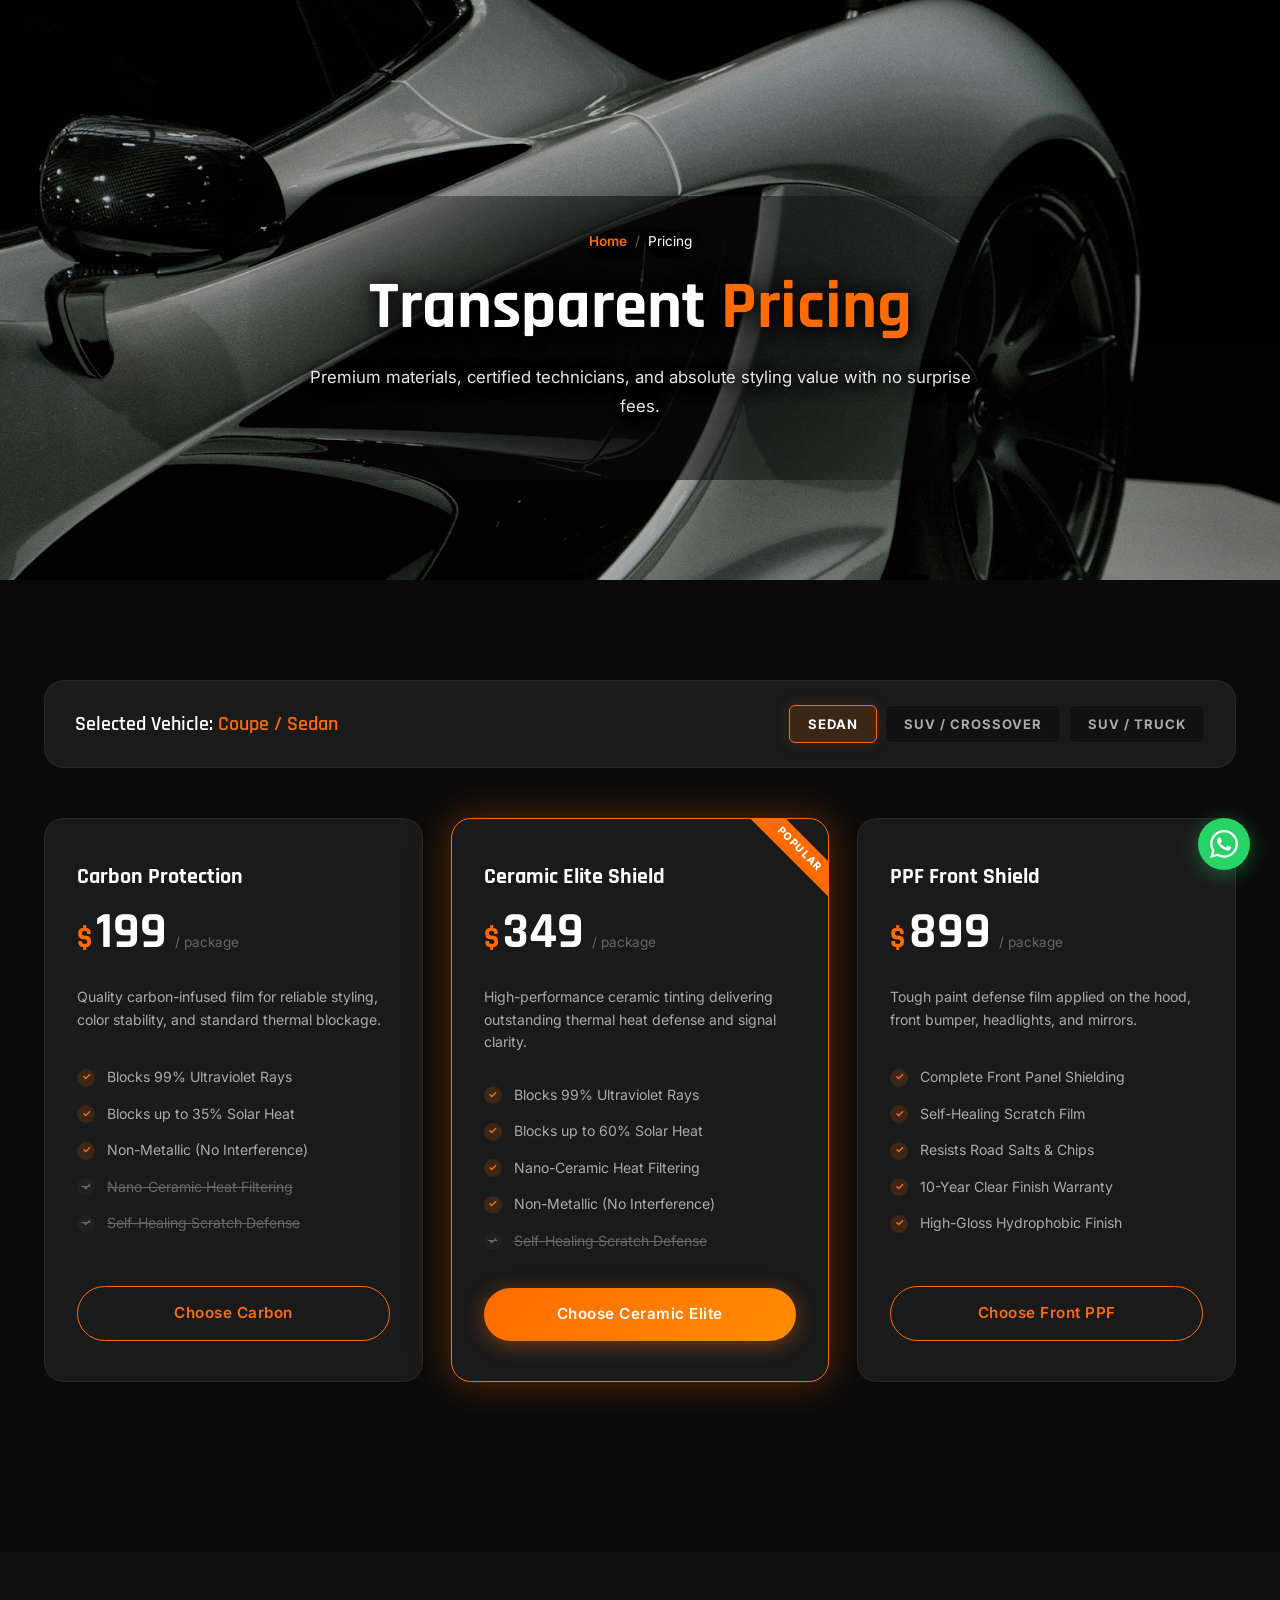
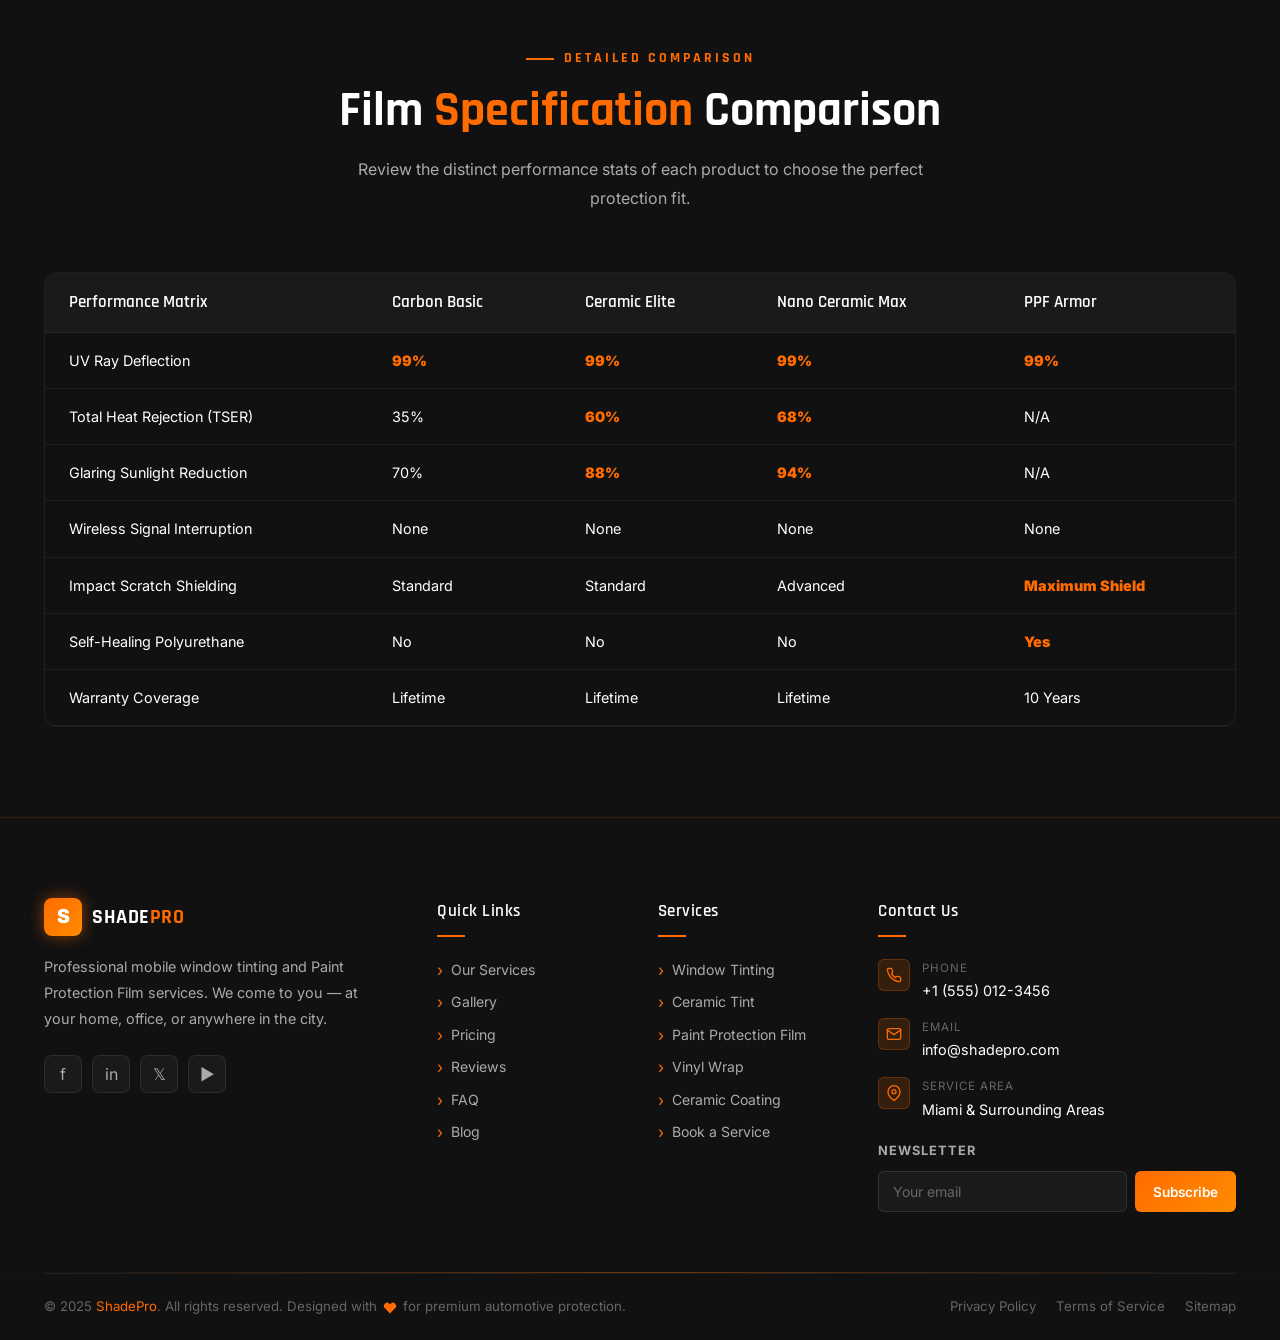
<file: pricing.html>
<!DOCTYPE html>
<html lang="en">
<head>
  <meta charset="UTF-8" />
  <meta name="viewport" content="width=device-width, initial-scale=1.0" />
  <title>Pricing Packages — ShadePro Premium Window Tint & PPF</title>
  <meta name="description" content="Transparent pricing for window tinting, ceramic tint, Paint Protection Film (PPF), and ceramic coating packages in Miami." />
  <link rel="icon" type="image/png" href="images/favicon.png" />
  <link rel="stylesheet" href="css/global.css" />
  <link rel="stylesheet" href="css/navbar.css" />
  <link rel="stylesheet" href="css/footer.css" />
  <link rel="stylesheet" href="css/animations.css" />
  <style>
    /* ── Vehicle Selector Header ── */
    .pricing-selector-wrap {
      background: var(--black-3);
      border: 1px solid rgba(255,255,255,0.06);
      border-radius: var(--radius-lg);
      padding: 24px 30px;
      margin-bottom: 50px;
      display: flex;
      align-items: center;
      justify-content: space-between;
      gap: 20px;
      flex-wrap: wrap;
    }
    .selector-text {
      font-family: var(--font-head);
      font-size: 1.25rem;
      font-weight: 600;
      color: var(--white);
    }
    .selector-text span {
      color: var(--orange);
    }
    .pricing-btns {
      display: flex;
      gap: 8px;
      flex-wrap: wrap;
    }
    .pricing-select-btn {
      padding: 10px 18px;
      border-radius: var(--radius-sm);
      font-size: 0.82rem;
      font-weight: 700;
      letter-spacing: 1px;
      text-transform: uppercase;
      color: var(--gray-400);
      background: var(--black-2);
      border: 1px solid rgba(255,255,255,0.06);
      transition: all var(--transition);
    }
    .pricing-select-btn:hover, .pricing-select-btn.active {
      color: var(--white);
      border-color: var(--orange);
      background: var(--orange-dim);
      box-shadow: 0 0 15px rgba(255,107,0,0.15);
    }

    /* ── Pricing Tables ── */
    .pricing-grid {
      display: grid;
      grid-template-columns: repeat(3, 1fr);
      gap: 28px;
      margin-bottom: 70px;
    }
    .pricing-card {
      background: var(--black-3);
      border: 1px solid rgba(255,255,255,0.06);
      border-radius: var(--radius-lg);
      padding: 40px 32px;
      display: flex;
      flex-direction: column;
      position: relative;
      overflow: hidden;
      transition: all var(--transition);
    }
    .pricing-card:hover {
      transform: translateY(-8px);
    }
    .pricing-card.featured {
      border-color: var(--orange);
      box-shadow: var(--orange-glow-lg);
    }
    .pricing-card.featured::before {
      content: 'POPULAR';
      position: absolute;
      top: 18px; right: -30px;
      background: var(--orange);
      color: white;
      font-size: 0.65rem;
      font-weight: 800;
      padding: 4px 30px;
      transform: rotate(45deg);
      letter-spacing: 1px;
    }
    .price-package-name {
      font-family: var(--font-head);
      font-size: 1.4rem;
      font-weight: 700;
      color: var(--white);
      margin-bottom: 12px;
    }
    .price-value-wrap {
      display: flex;
      align-items: baseline;
      gap: 4px;
      margin-bottom: 24px;
    }
    .price-currency {
      font-family: var(--font-head);
      font-size: 1.8rem;
      font-weight: 700;
      color: var(--orange);
    }
    .price-value {
      font-family: var(--font-head);
      font-size: 3.2rem;
      font-weight: 700;
      color: var(--white);
      line-height: 1;
    }
    .price-period {
      font-size: 0.85rem;
      color: var(--gray-600);
      margin-left: 4px;
    }
    .price-desc {
      font-size: 0.88rem;
      color: var(--gray-400);
      line-height: 1.6;
      margin-bottom: 30px;
      min-height: 50px;
    }
    .price-checklist {
      display: flex;
      flex-direction: column;
      gap: 14px;
      margin-bottom: 36px;
      flex: 1;
    }
    .price-check-item {
      display: flex;
      align-items: center;
      gap: 12px;
      font-size: 0.88rem;
      color: var(--gray-400);
    }
    .price-check-item.disabled {
      color: var(--gray-600);
      text-decoration: line-through;
    }
    .price-check-icon {
      width: 18px; height: 18px;
      border-radius: 50%;
      background: var(--orange-dim);
      color: var(--orange);
      display: flex;
      align-items: center;
      justify-content: center;
      font-size: 0.65rem;
      font-weight: 700;
      flex-shrink: 0;
    }
    .price-check-item.disabled .price-check-icon {
      background: rgba(255,255,255,0.03);
      color: var(--gray-600);
    }

    /* ── Comparison Matrix ── */
    .matrix-section {
      background: var(--black-2);
      padding: 90px 0;
    }
    .matrix-table-wrap {
      overflow-x: auto;
      border-radius: var(--radius);
      border: 1px solid rgba(255,255,255,0.06);
    }
    .matrix-table {
      width: 100%;
      border-collapse: collapse;
      text-align: left;
      font-size: 0.9rem;
      min-width: 700px;
    }
    .matrix-table th, .matrix-table td {
      padding: 16px 24px;
      border-bottom: 1px solid rgba(255,255,255,0.06);
    }
    .matrix-table th {
      background: var(--black-3);
      font-family: var(--font-head);
      font-size: 1.05rem;
      font-weight: 600;
      color: var(--white);
    }
    .matrix-table tr:hover td {
      background: rgba(255,107,0,0.02);
    }
    .matrix-check {
      color: var(--orange);
      font-weight: 900;
    }

    @media (max-width: 991px) {
      .pricing-grid {
        grid-template-columns: 1fr;
      }
    }
    @media (max-width: 640px) {
      .pricing-selector-wrap {
        flex-direction: column;
        align-items: stretch;
      }
    }
    @media (max-width: 480px) {
      .pricing-selector-wrap {
        padding: 20px 16px;
        margin-bottom: 30px;
      }
      .selector-text {
        font-size: 1.1rem;
        text-align: center;
      }
      .pricing-btns {
        justify-content: center;
      }
      .pricing-select-btn {
        padding: 8px 12px;
        font-size: 0.75rem;
        flex: 1;
        text-align: center;
      }
      .pricing-card {
        padding: 30px 20px;
      }
    }
    @media (max-width: 360px) {
      .pricing-selector-wrap {
        padding: 16px 12px;
        margin-bottom: 24px;
      }
      .pricing-btns {
        flex-direction: column;
      }
      .pricing-select-btn {
        width: 100%;
      }
      .pricing-card {
        padding: 24px 16px;
      }
      .price-value {
        font-size: 2.8rem;
      }
      .price-checklist {
        gap: 10px;
      }
    }
    
  </style>
</head>
<body>

<!-- ══ PAGE HERO ══ -->
<section class="page-hero">
  <div class="page-hero-bg" style="background-image: url('images/silver_sports_car.jpg');"></div>
  <div class="page-hero-overlay"></div>
  <div class="container">
    <div class="breadcrumb">
      <a href="index.html">Home</a>
      <span>/</span>
      <span style="color:var(--white);">Pricing</span>
    </div>
    <h1 class="page-hero-title">Transparent <span>Pricing</span></h1>
    <p class="page-hero-sub">Premium materials, certified technicians, and absolute styling value with no surprise fees.</p>
  </div>
</section>

<!-- ══ PRICING PACKAGES ══ -->
<section>
  <div class="container">
    <!-- Interactive Selector -->
    <div class="pricing-selector-wrap reveal">
      <div class="selector-text">
        Selected Vehicle: <span id="vehicleLabel">Coupe / Sedan</span>
      </div>
      <div class="pricing-btns">
        <button class="pricing-select-btn active" data-multiplier="1.0" data-label="Coupe / Sedan">Sedan</button>
        <button class="pricing-select-btn" data-multiplier="1.25" data-label="Midsize SUV / Crossover">SUV / Crossover</button>
        <button class="pricing-select-btn" data-multiplier="1.45" data-label="Full-size SUV / Pickup">SUV / Truck</button>
      </div>
    </div>

    <!-- Pricing Grid -->
    <div class="pricing-grid">
      <!-- Standard Package -->
      <div class="pricing-card reveal">
        <h3 class="price-package-name">Carbon Protection</h3>
        <div class="price-value-wrap">
          <span class="price-currency">$</span>
          <span class="price-value" id="priceStandard">199</span>
          <span class="price-period">/ package</span>
        </div>
        <p class="price-desc">Quality carbon-infused film for reliable styling, color stability, and standard thermal blockage.</p>
        <div class="price-checklist">
          <div class="price-check-item">
            <span class="price-check-icon">✓</span> Blocks 99% Ultraviolet Rays
          </div>
          <div class="price-check-item">
            <span class="price-check-icon">✓</span> Blocks up to 35% Solar Heat
          </div>
          <div class="price-check-item">
            <span class="price-check-icon">✓</span> Non-Metallic (No Interference)
          </div>
          <div class="price-check-item disabled">
            <span class="price-check-icon">✓</span> Nano-Ceramic Heat Filtering
          </div>
          <div class="price-check-item disabled">
            <span class="price-check-icon">✓</span> Self-Healing Scratch Defense
          </div>
        </div>
        <a href="booking.html" class="btn btn-outline" style="width:100%;justify-content:center;">Choose Carbon</a>
      </div>

      <!-- Ceramic Package (Bestseller) -->
      <div class="pricing-card featured reveal" data-delay="100">
        <h3 class="price-package-name">Ceramic Elite Shield</h3>
        <div class="price-value-wrap">
          <span class="price-currency">$</span>
          <span class="price-value" id="priceCeramic">349</span>
          <span class="price-period">/ package</span>
        </div>
        <p class="price-desc">High-performance ceramic tinting delivering outstanding thermal heat defense and signal clarity.</p>
        <div class="price-checklist">
          <div class="price-check-item">
            <span class="price-check-icon">✓</span> Blocks 99% Ultraviolet Rays
          </div>
          <div class="price-check-item">
            <span class="price-check-icon">✓</span> Blocks up to 60% Solar Heat
          </div>
          <div class="price-check-item">
            <span class="price-check-icon">✓</span> Nano-Ceramic Heat Filtering
          </div>
          <div class="price-check-item">
            <span class="price-check-icon">✓</span> Non-Metallic (No Interference)
          </div>
          <div class="price-check-item disabled">
            <span class="price-check-icon">✓</span> Self-Healing Scratch Defense
          </div>
        </div>
        <a href="booking.html" class="btn btn-primary" style="width:100%;justify-content:center;">Choose Ceramic Elite</a>
      </div>

      <!-- Advanced PPF Package -->
      <div class="pricing-card reveal" data-delay="200">
        <h3 class="price-package-name">PPF Front Shield</h3>
        <div class="price-value-wrap">
          <span class="price-currency">$</span>
          <span class="price-value" id="pricePPF">899</span>
          <span class="price-period">/ package</span>
        </div>
        <p class="price-desc">Tough paint defense film applied on the hood, front bumper, headlights, and mirrors.</p>
        <div class="price-checklist">
          <div class="price-check-item">
            <span class="price-check-icon">✓</span> Complete Front Panel Shielding
          </div>
          <div class="price-check-item">
            <span class="price-check-icon">✓</span> Self-Healing Scratch Film
          </div>
          <div class="price-check-item">
            <span class="price-check-icon">✓</span> Resists Road Salts & Chips
          </div>
          <div class="price-check-item">
            <span class="price-check-icon">✓</span> 10-Year Clear Finish Warranty
          </div>
          <div class="price-check-item">
            <span class="price-check-icon">✓</span> High-Gloss Hydrophobic Finish
          </div>
        </div>
        <a href="booking.html" class="btn btn-outline" style="width:100%;justify-content:center;">Choose Front PPF</a>
      </div>
    </div>
  </div>
</section>

<!-- ══ MATRIX COMPARISON ══ -->
<section class="matrix-section">
  <div class="container">
    <div class="section-header centered reveal">
      <div class="section-label">Detailed Comparison</div>
      <h2 class="section-title">Film <span>Specification</span> Comparison</h2>
      <p class="section-subtitle">Review the distinct performance stats of each product to choose the perfect protection fit.</p>
    </div>

    <div class="matrix-table-wrap reveal">
      <table class="matrix-table">
        <thead>
          <tr>
            <th>Performance Matrix</th>
            <th>Carbon Basic</th>
            <th>Ceramic Elite</th>
            <th>Nano Ceramic Max</th>
            <th>PPF Armor</th>
          </tr>
        </thead>
        <tbody>
          <tr>
            <td>UV Ray Deflection</td>
            <td class="matrix-check">99%</td>
            <td class="matrix-check">99%</td>
            <td class="matrix-check">99%</td>
            <td class="matrix-check">99%</td>
          </tr>
          <tr>
            <td>Total Heat Rejection (TSER)</td>
            <td>35%</td>
            <td class="matrix-check">60%</td>
            <td class="matrix-check">68%</td>
            <td>N/A</td>
          </tr>
          <tr>
            <td>Glaring Sunlight Reduction</td>
            <td>70%</td>
            <td class="matrix-check">88%</td>
            <td class="matrix-check">94%</td>
            <td>N/A</td>
          </tr>
          <tr>
            <td>Wireless Signal Interruption</td>
            <td>None</td>
            <td>None</td>
            <td>None</td>
            <td>None</td>
          </tr>
          <tr>
            <td>Impact Scratch Shielding</td>
            <td>Standard</td>
            <td>Standard</td>
            <td>Advanced</td>
            <td class="matrix-check">Maximum Shield</td>
          </tr>
          <tr>
            <td>Self-Healing Polyurethane</td>
            <td>No</td>
            <td>No</td>
            <td>No</td>
            <td class="matrix-check">Yes</td>
          </tr>
          <tr>
            <td>Warranty Coverage</td>
            <td>Lifetime</td>
            <td>Lifetime</td>
            <td>Lifetime</td>
            <td>10 Years</td>
          </tr>
        </tbody>
      </table>
    </div>
  </div>
</section>

<!-- Footer Placeholder -->
<div id="footer-placeholder"></div>

<script src="js/components.js"></script>
<script src="js/main.js"></script>
<script>
  // Price Multiplier Logic
  const priceStandardBase = 199;
  const priceCeramicBase = 349;
  const pricePPFBase = 899;

  const standardEl = document.getElementById('priceStandard');
  const ceramicEl = document.getElementById('priceCeramic');
  const ppfEl = document.getElementById('pricePPF');
  const labelEl = document.getElementById('vehicleLabel');

  const btns = document.querySelectorAll('.pricing-select-btn');

  btns.forEach(btn => {
    btn.addEventListener('click', () => {
      btns.forEach(b => b.classList.remove('active'));
      btn.classList.add('active');

      const multiplier = parseFloat(btn.dataset.multiplier);
      const label = btn.dataset.label;

      labelEl.textContent = label;

      if (standardEl) standardEl.textContent = Math.round(priceStandardBase * multiplier);
      if (ceramicEl) ceramicEl.textContent = Math.round(priceCeramicBase * multiplier);
      if (ppfEl) ppfEl.textContent = Math.round(pricePPFBase * multiplier);
    });
  });
</script>
</body>
</html>
</file>
<file: css/global.css>
/* ============================================================
   GLOBAL.CSS — Design Tokens, Reset, Utilities
   Premium Window Tinting & PPF Service
   ============================================================ */

@import url('https://fonts.googleapis.com/css2?family=Inter:wght@300;400;500;600;700;800;900&family=Rajdhani:wght@400;500;600;700&display=swap');

/* ── CSS Variables ── */
:root {
  /* Dynamic Theme Variables (Default Dark Mode) */
  --black:       #0a0a0a;
  --black-2:     #111111;
  --black-3:     #1a1a1a;
  --black-4:     #222222;
  --charcoal:    #2a2a2a;
  --white:       #ffffff;
  --gray-100:    #f5f5f5;
  --gray-200:    #e0e0e0;
  --gray-400:    #aaaaaa;
  --gray-600:    #666666;
  --gray-800:    #333333;
  --border-color: rgba(255, 255, 255, 0.08);
  --orange-glow: 0 0 20px rgba(255,107,0,0.45);
  --orange-glow-lg: 0 0 40px rgba(255,107,0,0.35);
  --nav-bg:      rgba(10, 10, 10, 0.97);

  /* Static Variables (Unchanged across themes) */
  --orange:      #ff6b00;
  --orange-light:#ff8c00;
  --orange-dim:  rgba(255,107,0,0.15);
  --white-static:#ffffff;
  --font-main:   'Inter', sans-serif;
  --font-head:   'Rajdhani', sans-serif;
  --radius-sm:   6px;
  --radius:      12px;
  --radius-lg:   20px;
  --radius-xl:   28px;
  --transition:  0.3s ease;
  --transition-slow: 0.6s ease;
  --container:   1240px;
  --nav-height:  76px;
}

/* Light Theme Variables */
.light-theme {
  --black:       #fcfcfc;
  --black-2:     #f4f4f4;
  --black-3:     #ffffff;
  --black-4:     #e2e2e2;
  --charcoal:    #d5d5d5;
  --white:       #1a1a1a;
  --gray-100:    #1c1c1e;
  --gray-200:    #2c2c2e;
  --gray-400:    #555555;
  --gray-600:    #777777;
  --gray-800:    #eeeeee;
  --border-color: rgba(0, 0, 0, 0.08);
  --orange-glow: 0 4px 15px rgba(255, 107, 0, 0.25);
  --orange-glow-lg: 0 6px 25px rgba(255, 107, 0, 0.2);
  --nav-bg:      rgba(252, 252, 252, 0.96);
  --mobile-menu-bg: rgba(252, 252, 252, 0.98);
}

/* ── Global Theme Transition Helper ── */
body, section, .section-alt, .card, .pricing-card, .pricing-selector-wrap, .pricing-select-btn,
.matrix-table, .matrix-table th, .matrix-table td, .form-control, .btn-ghost, .navbar, .nav-logo-name,
.nav-logo-tagline, .nav-link, .footer, .social-link,
.footer-col-title, .footer-link, .footer-contact-val, .newsletter-form input, .newsletter-form button,
.faq-item, .faq-header, .faq-question, .faq-content, .product-card, .service-card, .testimonial-card,
h1, h2, h3, h4, h5, h6, p, span, strong, a, li, label, input, select, textarea, .divider, svg {
  transition: background-color 0.4s ease, background 0.4s ease, color 0.4s ease, border-color 0.4s ease, box-shadow 0.4s ease, fill 0.4s ease, stroke 0.4s ease;
}

/* ── Reset ── */
*, *::before, *::after { box-sizing: border-box; margin: 0; padding: 0; }
html, body {
  overflow-x: hidden;
  width: 100%;
}
html { scroll-behavior: smooth; font-size: 16px; }
body {
  font-family: var(--font-main);
  background: var(--black);
  color: var(--white);
  line-height: 1.6;
  -webkit-font-smoothing: antialiased;
}
img { max-width: 100%; height: auto; display: block; }
a { text-decoration: none; color: inherit; }
ul { list-style: none; }
button { cursor: pointer; border: none; background: none; font-family: inherit; }
input, select, textarea { font-family: inherit; }

/* ── Container ── */
.container {
  max-width: var(--container);
  margin: 0 auto;
  padding: 0 24px;
}
@media (max-width: 600px) {
  .container {
    padding: 0 16px;
  }
}

/* ── Section Base ── */
section { padding: 100px 0; }
.section-alt { background: var(--black-3); }

/* ── Section Label ── */
.section-label {
  display: inline-flex;
  align-items: center;
  gap: 10px;
  font-family: var(--font-head);
  font-size: 0.85rem;
  font-weight: 700;
  letter-spacing: 3px;
  text-transform: uppercase;
  color: var(--orange);
  margin-bottom: 14px;
}
.section-label::before {
  content: '';
  display: inline-block;
  width: 28px; height: 2px;
  background: var(--orange);
}

/* ── Section Title ── */
.section-title {
  font-family: var(--font-head);
  font-size: clamp(2rem, 4vw, 3rem);
  font-weight: 700;
  line-height: 1.15;
  color: var(--white);
  margin-bottom: 16px;
}
.section-title span { color: var(--orange); }

.section-subtitle {
  font-size: 1rem;
  color: var(--gray-400);
  max-width: 580px;
  line-height: 1.8;
}

.section-header { margin-bottom: 60px; }
.section-header.centered { text-align: center; }
.section-header.centered .section-label { justify-content: center; }
.section-header.centered .section-subtitle { margin: 0 auto; }

/* ── Buttons ── */
.btn {
  display: inline-flex;
  align-items: center;
  gap: 10px;
  padding: 14px 32px;
  border-radius: 50px;
  font-size: 0.95rem;
  font-weight: 600;
  letter-spacing: 0.5px;
  transition: all var(--transition);
  cursor: pointer;
  position: relative;
  overflow: hidden;
}
.btn::before {
  content: '';
  position: absolute;
  top: 0; left: -100%;
  width: 100%; height: 100%;
  background: linear-gradient(90deg, transparent, rgba(255,255,255,0.1), transparent);
  transition: left 0.5s ease;
}
.btn:hover::before { left: 100%; }

.btn-primary {
  background: linear-gradient(135deg, var(--orange), var(--orange-light));
  color: #ffffff;
  box-shadow: 0 4px 20px rgba(255,107,0,0.4);
}
.btn-primary:hover {
  transform: translateY(-2px);
  box-shadow: 0 8px 30px rgba(255,107,0,0.55);
}

.btn-outline {
  background: transparent;
  color: var(--orange);
  border: 1.5px solid var(--orange);
}
.btn-outline:hover {
  background: var(--orange);
  color: #ffffff;
  box-shadow: var(--orange-glow);
  transform: translateY(-2px);
}

.btn-ghost {
  background: rgba(255,255,255,0.07);
  color: var(--white);
  border: 1px solid rgba(255,255,255,0.1);
  backdrop-filter: blur(10px);
}
.btn-ghost:hover {
  background: rgba(255,107,0,0.15);
  border-color: var(--orange);
  color: var(--orange);
}

.light-theme .btn-ghost {
  background: rgba(0,0,0,0.05);
  color: var(--white);
  border-color: rgba(0,0,0,0.1);
}
.light-theme .btn-ghost:hover {
  background: rgba(255,107,0,0.1);
  border-color: var(--orange);
  color: var(--orange);
}

.btn-lg { padding: 17px 42px; font-size: 1rem; }
.btn-sm { padding: 10px 22px; font-size: 0.85rem; }

/* ── Card Base ── */
.card {
  background: var(--black-3);
  border: 1px solid var(--border-color);
  border-radius: var(--radius);
  overflow: hidden;
  transition: all var(--transition);
}
.card:hover {
  border-color: var(--orange);
  box-shadow: var(--orange-glow);
  transform: translateY(-4px);
}

/* ── Orange Highlight Text ── */
.text-orange { color: var(--orange); }
.text-muted { color: var(--gray-400); }

/* ── Grid Helpers ── */
.grid { display: grid; gap: 28px; }
.grid-2 { grid-template-columns: repeat(2, 1fr); }
.grid-3 { grid-template-columns: repeat(3, 1fr); }
.grid-4 { grid-template-columns: repeat(4, 1fr); }

/* ── Badge ── */
.badge {
  display: inline-block;
  padding: 4px 12px;
  border-radius: 50px;
  font-size: 0.72rem;
  font-weight: 700;
  letter-spacing: 1px;
  text-transform: uppercase;
}
.badge-orange { background: var(--orange); color: #ffffff; }
.badge-outline { border: 1px solid var(--orange); color: var(--orange); background: transparent; }

/* ── Stars ── */
.stars { display: flex; gap: 3px; }
.star { color: var(--orange); font-size: 1rem; }

/* ── Divider ── */
.divider {
  height: 1px;
  background: linear-gradient(90deg, transparent, rgba(255,107,0,0.4), transparent);
  margin: 0;
}

/* ── Form Elements ── */
.form-group { margin-bottom: 20px; }
.form-group label {
  display: block;
  margin-bottom: 8px;
  font-size: 0.85rem;
  font-weight: 500;
  color: var(--gray-400);
  letter-spacing: 0.5px;
}
.form-control {
  width: 100%;
  padding: 13px 18px;
  background: var(--black-2);
  border: 1px solid rgba(255,255,255,0.1);
  border-radius: var(--radius-sm);
  color: var(--white);
  font-size: 0.95rem;
  transition: all var(--transition);
  outline: none;
}
.form-control:focus {
  border-color: var(--orange);
  box-shadow: 0 0 0 3px rgba(255,107,0,0.12);
}
.form-control::placeholder { color: var(--gray-600); }
select.form-control option { background: var(--black-2); }

/* ── Page Hero ── */
.page-hero {
  min-height: 480px;
  display: flex;
  align-items: center;
  justify-content: center;
  position: relative;
  overflow: hidden;
  padding-top: calc(var(--nav-height) + 120px);
  padding-bottom: 100px;
  text-align: center;
}
.page-hero-bg {
  position: absolute;
  inset: 0;
  background-size: cover;
  background-position: center;
  z-index: 1;
  transform: scale(1.02);
  transition: transform 0.5s ease, filter 0.5s ease;
  filter: brightness(0.80) contrast(1.05) saturate(1.10);
}
.page-hero-overlay {
  position: absolute;
  inset: 0;
  background: linear-gradient(180deg, rgba(10, 10, 10, 0.1) 0%, rgba(10, 10, 10, 0.15) 100%);
  z-index: 2;
  transition: background 0.5s ease;
}
.page-hero .container {
  position: relative;
  z-index: 3;
}
.hero-content,
.hero-alt-content,
.page-hero .container {
  position: relative;
  z-index: 5;
  padding: 35px 40px;
  border-radius: var(--radius-lg);
  background: radial-gradient(circle at center, rgba(10, 10, 10, 0.75) 0%, rgba(10, 10, 10, 0.45) 50%, rgba(10, 10, 10, 0) 100%);
  transition: background 0.4s ease;
}
.hero-alt-content,
.page-hero .container {
  margin: 0 auto;
}
.hero-eyebrow,
.breadcrumb {
  margin-bottom: 18px !important;
  margin-top: 0 !important;
}
.hero-title,
.page-hero-title {
  margin-top: 0 !important;
  margin-bottom: 18px !important;
  font-size: clamp(2.2rem, 5.5vw, 4.2rem) !important;
  font-weight: 800 !important;
  line-height: 1.1 !important;
}
.hero-subtitle,
.page-hero-sub {
  margin-top: 0 !important;
  margin-bottom: 24px !important;
  font-size: 1.05rem !important;
  line-height: 1.75 !important;
}
.page-hero-title {
  font-family: var(--font-head);
  color: var(--white);
  text-shadow: 0 2px 15px rgba(0, 0, 0, 0.95), 0 4px 30px rgba(0, 0, 0, 0.85);
}
.page-hero-title span { color: var(--orange); }
.page-hero-sub {
  color: rgba(255, 255, 255, 0.9);
  max-width: 700px;
  margin-left: auto;
  margin-right: auto;
  text-shadow: 0 1px 8px rgba(0, 0, 0, 0.95), 0 2px 18px rgba(0, 0, 0, 0.8);
}
.breadcrumb {
  display: flex;
  justify-content: center;
  gap: 8px;
  align-items: center;
  font-size: 0.85rem;
  color: var(--gray-400);
  text-shadow: 0 1px 8px rgba(0, 0, 0, 0.95), 0 2px 12px rgba(0, 0, 0, 0.8);
}
.breadcrumb a { color: var(--orange); text-decoration: none; font-weight: 600; transition: opacity var(--transition); }
.breadcrumb a:hover { opacity: 0.8; }
.breadcrumb span { color: var(--gray-600); }

/* Responsive Scaling for Page Hero */
@media (max-width: 991px) {
  .page-hero {
    min-height: 380px;
    padding-top: calc(var(--nav-height) + 90px);
    padding-bottom: 70px;
  }
}
@media (max-width: 576px) {
  .page-hero {
    min-height: 320px;
    padding-top: calc(var(--nav-height) + 70px);
    padding-bottom: 50px;
  }
}

/* ── Back To Top ── */
#backToTop {
  position: fixed;
  bottom: 30px; right: 90px;
  width: 46px; height: 46px;
  background: linear-gradient(135deg, var(--orange), var(--orange-light));
  border-radius: 50%;
  display: flex;
  align-items: center;
  justify-content: center;
  cursor: pointer;
  box-shadow: var(--orange-glow);
  opacity: 0;
  transform: translateY(20px);
  transition: all var(--transition);
  z-index: 999;
  border: none;
}
#backToTop.visible { opacity: 1; transform: translateY(0); }
#backToTop:hover { transform: translateY(-4px); box-shadow: var(--orange-glow-lg); }
#backToTop svg { width: 20px; height: 20px; fill: var(--white); }

/* ── WhatsApp FAB ── */
#whatsappBtn {
  position: fixed;
  bottom: 30px; right: 30px;
  width: 52px; height: 52px;
  background: #25d366;
  border-radius: 50%;
  display: flex;
  align-items: center;
  justify-content: center;
  box-shadow: 0 4px 20px rgba(37,211,102,0.4);
  z-index: 999;
  transition: all var(--transition);
}
#whatsappBtn:hover { transform: scale(1.1); box-shadow: 0 6px 28px rgba(37,211,102,0.55); }
#whatsappBtn svg { width: 28px; height: 28px; fill: white; }

/* ── Loading Overlay ── */
#loader {
  position: fixed;
  inset: 0;
  background: var(--black);
  z-index: 9999;
  display: flex;
  align-items: center;
  justify-content: center;
  flex-direction: column;
  gap: 20px;
  transition: opacity 0.5s ease, visibility 0.5s ease;
}
#loader.hidden { opacity: 0; visibility: hidden; }
.loader-logo {
  font-family: var(--font-head);
  font-size: 2.2rem;
  font-weight: 700;
  color: var(--white);
}
.loader-logo span { color: var(--orange); }
.loader-bar {
  width: 200px; height: 3px;
  background: var(--black-4);
  border-radius: 3px;
  overflow: hidden;
}
.loader-bar-inner {
  height: 100%;
  background: linear-gradient(90deg, var(--orange), var(--orange-light));
  border-radius: 3px;
  animation: loaderAnim 1.4s ease forwards;
}
@keyframes loaderAnim {
  from { width: 0; }
  to   { width: 100%; }
}

/* ── Scroll Reveal ── */
.reveal {
  opacity: 0;
  transform: translateY(30px);
  transition: opacity 0.7s ease, transform 0.7s ease;
}
.reveal.active {
  opacity: 1;
  transform: translateY(0);
}
.reveal-left {
  opacity: 0;
  transform: translateX(-40px);
  transition: opacity 0.7s ease, transform 0.7s ease;
}
.reveal-right {
  opacity: 0;
  transform: translateX(40px);
  transition: opacity 0.7s ease, transform 0.7s ease;
}
.reveal-left.active, .reveal-right.active {
  opacity: 1;
  transform: translate(0);
}
.reveal-scale {
  opacity: 0;
  transform: scale(0.9);
  transition: opacity 0.6s ease, transform 0.6s ease;
}
.reveal-scale.active {
  opacity: 1;
  transform: scale(1);
}

/* ── Counter Number ── */
.counter-num {
  font-family: var(--font-head);
  font-size: clamp(2.5rem, 5vw, 3.8rem);
  font-weight: 700;
  color: var(--orange);
  line-height: 1;
}

/* ── Glowing Orange Border ── */
.glow-border {
  border: 1px solid var(--orange);
  box-shadow: var(--orange-glow);
}

/* ── Glassmorphism Card ── */
.glass-card {
  background: rgba(255,255,255,0.04);
  backdrop-filter: blur(14px);
  border: 1px solid rgba(255,255,255,0.08);
  border-radius: var(--radius);
}
.glass-card:hover {
  background: rgba(255,107,0,0.06);
  border-color: rgba(255,107,0,0.4);
}

/* ── Orange Gradient Line ── */
.gradient-line {
  width: 60px; height: 3px;
  background: linear-gradient(90deg, var(--orange), var(--orange-light));
  border-radius: 2px;
  margin-bottom: 20px;
}

/* ── Consolidated Blog Card Styles ── */
.blog-card {
  background: var(--black-3);
  border: 1px solid rgba(255,255,255,0.06);
  border-radius: var(--radius);
  overflow: hidden;
  display: flex;
  flex-direction: column;
  height: 100%;
  transition: all var(--transition);
}
.blog-card:hover {
  border-color: var(--orange);
  box-shadow: var(--orange-glow);
  transform: translateY(-4px);
}
.blog-img-wrap {
  width: 100%;
  height: 220px;
  overflow: hidden;
  position: relative;
}
.blog-img {
  width: 100%;
  height: 100%;
  object-fit: cover;
  transition: transform 0.5s ease;
}
.blog-card:hover .blog-img {
  transform: scale(1.05);
}
.blog-content {
  padding: 24px;
  display: flex;
  flex-direction: column;
  flex-grow: 1;
}
.blog-title {
  font-family: var(--font-head);
  font-size: 1.25rem;
  font-weight: 600;
  color: var(--white);
  margin-bottom: 10px;
  line-height: 1.3;
}
.blog-excerpt {
  font-size: 0.85rem;
  color: var(--gray-400);
  line-height: 1.65;
  margin-bottom: 18px;
  flex-grow: 1;
}
.read-more-link {
  display: inline-flex;
  align-items: center;
  justify-content: center;
  gap: 6px;
  padding: 10px 22px;
  border-radius: 50px;
  border: 1.5px solid var(--orange);
  background: transparent;
  color: var(--orange);
  font-size: 0.85rem;
  font-weight: 700;
  letter-spacing: 0.5px;
  text-decoration: none;
  transition: all var(--transition);
  align-self: flex-start;
  margin-top: auto; /* Aligns all "Read More" links to bottom of cards */
}
.blog-card:hover .read-more-link {
  background: var(--orange);
  color: #ffffff;
  box-shadow: var(--orange-glow);
}
.read-more-link:hover {
  background: var(--orange-light) !important;
  border-color: var(--orange-light) !important;
  color: #ffffff !important;
  box-shadow: var(--orange-glow-lg) !important;
}

/* ── Card Height & Alignment Standardization ── */
.product-card {
  height: 100%;
  display: flex;
  flex-direction: column;
}
.product-body {
  display: flex;
  flex-direction: column;
  flex-grow: 1;
}
.product-desc {
  flex-grow: 1;
  margin-bottom: 16px;
}
.product-footer {
  margin-top: auto; /* Aligns all booking/details buttons */
}
.why-card, .team-card, .value-card {
  height: 100%;
  display: flex;
  flex-direction: column;
}
.btn-book-service {
  width: 100%;
  padding: 10px 22px;
  background: transparent;
  border: 1.5px solid var(--orange);
  color: var(--white);
  font-weight: 600;
  font-size: 0.85rem;
  letter-spacing: 0.5px;
  border-radius: 50px; /* Capsule standardized shape */
  cursor: pointer;
  display: flex;
  justify-content: center;
  align-items: center;
  gap: 8px;
  transition: all var(--transition);
  position: relative;
  overflow: hidden;
  z-index: 5;
  margin-top: auto; /* Aligns all book service buttons in row cards */
}
.btn-book-service:hover {
  background: var(--orange);
  color: #ffffff;
  box-shadow: var(--orange-glow);
  transform: translateY(-2px);
}
.btn-book-service:active {
  transform: translateY(0);
}

/* ── Responsive ── */
@media (max-width: 1024px) {
  .grid-4 { grid-template-columns: repeat(2, 1fr); }
  .grid-3 { grid-template-columns: repeat(2, 1fr); }
}
@media (max-width: 768px) {
  section { padding: 70px 0; }
  .grid-2, .grid-3, .grid-4 { grid-template-columns: 1fr; }
  .section-header { margin-bottom: 40px; }
}
@media (max-width: 480px) {
  section { padding: 55px 0; }
  .container { padding: 0 16px; }
  .btn { padding: 12px 24px; font-size: 0.9rem; }
}
@media (max-width: 360px) {
  .container { padding: 0 12px; }
  .btn { padding: 10px 20px; font-size: 0.85rem; }
  .section-title { font-size: 1.7rem; }
  .section-header { margin-bottom: 28px; }
}


/* ═══════════════════════════════════════════════════════════
   LIGHT THEME OVERRIDES
   Targets elements that use hardcoded rgba dark colors
   ═══════════════════════════════════════════════════════════ */

/* ── Body & Sections ── */
.light-theme body { background: #fcfcfc; color: #1a1a1a; }
.light-theme .section-alt { background: #f0f0f0; }

/* ── Section label & subtitle ── */
.light-theme .section-subtitle { color: #555555; }
.light-theme .section-label::before { background: var(--orange); }

/* ── Page Hero ── */
.light-theme .page-hero {
  background-color: #fcfcfc;
}
.light-theme .hero-content,
.light-theme .hero-alt-content,
.light-theme .page-hero .container {
  background: radial-gradient(circle at center, rgba(252, 252, 252, 0.85) 0%, rgba(252, 252, 252, 0.55) 50%, rgba(252, 252, 252, 0) 100%) !important;
}
.light-theme .page-hero-bg {
  filter: brightness(1.0) contrast(1.0) saturate(1.0) !important;
}
.light-theme .page-hero-overlay {
  background: linear-gradient(180deg, rgba(252, 252, 252, 0.05) 0%, rgba(252, 252, 252, 0.08) 100%) !important;
}
.light-theme .page-hero-title {
  color: #111111 !important;
  text-shadow: 0 0 6px #ffffff, 0 0 12px #ffffff, 0 1px 3px rgba(0,0,0,0.15) !important;
}
.light-theme .page-hero-sub {
  color: #222222 !important;
  text-shadow: 0 0 5px #ffffff, 0 0 10px #ffffff, 0 1px 2px rgba(0,0,0,0.15) !important;
}
.light-theme .breadcrumb {
  color: #444444 !important;
  text-shadow: 0 0 4px #ffffff, 0 0 8px #ffffff !important;
}
.light-theme .breadcrumb span {
  color: #777777 !important;
}
.light-theme .breadcrumb a {
  color: var(--orange) !important;
}

/* ── Cards ── */
.light-theme .card {
  background: #ffffff;
  border-color: rgba(0,0,0,0.08);
  box-shadow: 0 2px 12px rgba(0,0,0,0.06);
}
.light-theme .card:hover {
  border-color: var(--orange);
  box-shadow: 0 4px 20px rgba(255,107,0,0.2);
}

/* ── Glass Card ── */
.light-theme .glass-card {
  background: rgba(255,255,255,0.7);
  border-color: rgba(0,0,0,0.08);
  backdrop-filter: blur(14px);
}
.light-theme .glass-card:hover {
  background: rgba(255,107,0,0.05);
  border-color: rgba(255,107,0,0.3);
}

/* ── Form Controls ── */
.light-theme .form-control {
  background: #f8f8f8;
  border-color: rgba(0,0,0,0.12);
  color: #1a1a1a;
}
.light-theme .form-control:focus {
  border-color: var(--orange);
  box-shadow: 0 0 0 3px rgba(255,107,0,0.1);
}
.light-theme .form-control::placeholder { color: #aaaaaa; }
.light-theme select.form-control option { background: #ffffff; color: #1a1a1a; }
.light-theme .form-group label { color: #555555; }

/* ── Back to Top ── */
.light-theme #backToTop svg { fill: #ffffff; }

/* ── Loader ── */
.light-theme #loader { background: #fcfcfc; }
.light-theme .loader-logo { color: #1a1a1a; }

/* ── Divider ── */
.light-theme .divider {
  background: linear-gradient(90deg, transparent, rgba(255,107,0,0.3), transparent);
}

/* ── Counter ── */
.light-theme .counter-num { color: var(--orange); }

/* ── Glow Border ── */
.light-theme .glow-border {
  border-color: var(--orange);
  box-shadow: 0 0 12px rgba(255,107,0,0.2);
}

/* ── Shimmer text (keep readable in light) ── */
.light-theme .hero-bg,
.light-theme .hero-alt-bg {
  filter: brightness(1.0) contrast(1.0) saturate(1.0) !important;
}
.light-theme .hero-overlay,
.light-theme .hero-alt-overlay {
  background: linear-gradient(135deg, rgba(252, 252, 252, 0.05) 0%, rgba(252, 252, 252, 0.02) 100%) !important;
}
.light-theme .hero-title,
.light-theme .hero-alt .hero-title {
  color: #111111 !important;
  text-shadow: 0 0 6px #ffffff, 0 0 12px #ffffff, 0 1px 3px rgba(0,0,0,0.15) !important;
}
.light-theme .hero-subtitle,
.light-theme .hero-alt .hero-subtitle {
  color: #1a1a1a !important;
  text-shadow: 0 0 5px #ffffff, 0 0 10px #ffffff, 0 1px 2px rgba(0,0,0,0.15) !important;
}
.light-theme .shimmer-text {
  background: linear-gradient(90deg, #1a1a1a 30%, var(--orange) 50%, #1a1a1a 70%);
  background-size: 200% auto;
  -webkit-background-clip: text;
  -webkit-text-fill-color: transparent;
}

/* ── Navbar in Light Theme ── */
.light-theme .navbar {
  background: rgba(252, 252, 252, 0.95) !important;
  backdrop-filter: blur(20px) !important;
  border-bottom: 1px solid rgba(0, 0, 0, 0.05) !important;
}

/* ── Hero & Page Overlays in Light Theme ── */
.light-theme .hero,
.light-theme .hero-alt {
  background-color: #fcfcfc;
}

.light-theme .hero-eyebrow {
  background: rgba(255, 107, 0, 0.08) !important;
  border-color: rgba(255, 107, 0, 0.25) !important;
}

/* ── Hardcoded Cards & Box Overrides in Light Theme ── */
.light-theme .service-card,
.light-theme .why-card,
.light-theme .testimonial-card,
.light-theme .product-card,
.light-theme .showroom-card,
.light-theme .visualizer-card,
.light-theme .faq-item,
.light-theme .counter-card,
.light-theme .pricing-card,
.light-theme .about-card,
.light-theme .gallery-card,
.light-theme .blog-card,
.light-theme .contact-info-card,
.light-theme .contact-form-card,
.light-theme .booking-form-card,
.light-theme .pricing-selector-wrap {
  background: #ffffff !important;
  border-color: rgba(0, 0, 0, 0.08) !important;
  box-shadow: 0 10px 30px rgba(0, 0, 0, 0.05) !important;
}
.light-theme .service-card:hover,
.light-theme .why-card:hover,
.light-theme .testimonial-card:hover,
.light-theme .product-card:hover,
.light-theme .showroom-card:hover,
.light-theme .visualizer-card:hover,
.light-theme .contact-info-card:hover,
.light-theme .contact-form-card:hover,
.light-theme .booking-form-card:hover {
  border-color: var(--orange) !important;
  box-shadow: 0 15px 40px rgba(255, 107, 0, 0.15) !important;
}

/* ── Card Elements in Light Theme ── */
.light-theme .service-name,
.light-theme .why-title,
.light-theme .testimonial-name,
.light-theme .product-name,
.light-theme .showroom-title,
.light-theme .booking-form-title,
.light-theme .pricing-title,
.light-theme .pricing-card-title,
.light-theme .about-title,
.light-theme .faq-question,
.light-theme .blog-title {
  color: #1a1a1a !important;
}
.light-theme .service-desc,
.light-theme .why-desc,
.light-theme .testimonial-text,
.light-theme .testimonial-vehicle,
.light-theme .product-desc,
.light-theme .showroom-desc,
.light-theme .booking-form-sub,
.light-theme .faq-answer,
.light-theme .blog-desc {
  color: #555555 !important;
}


/* ── Counters Section ── */
.light-theme .counters-section {
  background: linear-gradient(180deg, #fcfcfc 0%, #f4f4f4 100%) !important;
  border-top-color: rgba(0, 0, 0, 0.06) !important;
  border-bottom-color: rgba(0, 0, 0, 0.06) !important;
}
.light-theme .counter-card {
  border-right-color: rgba(0, 0, 0, 0.08) !important;
}
.light-theme .counter-label {
  color: #666666 !important;
}
@media (max-width: 991px) {
  .light-theme .counter-card:nth-child(odd) {
    border-right-color: rgba(0, 0, 0, 0.08) !important;
  }
}
@media (max-width: 480px) {
  .light-theme .counter-card {
    border-bottom-color: rgba(0, 0, 0, 0.08) !important;
  }
}

/* ── Split / Badges / Lists ── */
.light-theme .split-img-badge {
  background: rgba(255, 107, 0, 0.95) !important;
}
.light-theme .check-item {
  color: #555555 !important;
}
.light-theme .check-icon {
  color: #ffffff !important;
}

/* ── CTA Banner ── */
.light-theme .cta-section {
  background: linear-gradient(135deg, #fcf4ee 0%, #f7e9df 50%, #fcf4ee 100%) !important;
}
.light-theme .cta-title {
  color: #1a1a1a !important;
}
.light-theme .cta-sub {
  color: #555555 !important;
}

/* ── Visualizer & Alternate Home Styles ── */
.light-theme .vis-btn {
  background: #f4f4f4 !important;
  border-color: rgba(0,0,0,0.08) !important;
  color: #555555 !important;
}
.light-theme .vis-btn:hover,
.light-theme .vis-btn.active {
  color: #ffffff !important;
  border-color: var(--orange) !important;
  background: var(--orange-dim) !important;
}
.light-theme .vis-controls h4 {
  color: #1a1a1a !important;
}
.light-theme .vis-controls p {
  color: #555555 !important;
}
.light-theme .vis-controls div[style*="background"] {
  background: #f8f8f8 !important;
  border-color: rgba(0,0,0,0.06) !important;
}

/* ── Contact Map Placeholder ── */
.light-theme .map-placeholder-overlay {
  background: rgba(252,252,252,0.9) !important;
}
.light-theme .map-placeholder-overlay h4 {
  color: #1a1a1a !important;
}
.light-theme .map-placeholder-overlay p {
  color: #555555 !important;
}
.light-theme .map-container {
  border-color: rgba(0, 0, 0, 0.08) !important;
}
.light-theme .map-container div[style*="background"] {
  background: #fdfdfd !important;
  background-image: radial-gradient(rgba(0, 0, 0, 0.08) 1px, transparent 1px) !important;
  background-size: 20px 20px !important;
  opacity: 0.85 !important;
}

/* ── Testimonials Section Overrides ── */
.light-theme .t-card,
.light-theme .t-stat-card,
.light-theme .submit-review-card {
  background: #ffffff !important;
  border-color: rgba(0, 0, 0, 0.08) !important;
  box-shadow: 0 10px 30px rgba(0, 0, 0, 0.04) !important;
}
.light-theme .t-avatar {
  border-color: rgba(255, 107, 0, 0.2) !important;
}
.light-theme .t-name {
  color: #1a1a1a !important;
}
.light-theme .t-vehicle {
  color: #777777 !important;
}
.light-theme .t-text {
  color: #555555 !important;
}
.light-theme .star-choice {
  color: #cccccc;
}
.light-theme .star-choice.selected,
.light-theme .star-choice:hover {
  color: var(--orange) !important;
}

/* ── Booking Section Overrides ── */
.light-theme .booking-steps-nav::before {
  background: var(--charcoal) !important;
}
.light-theme .indicator-circle {
  background: #ffffff !important;
  border-color: rgba(0, 0, 0, 0.12) !important;
  color: #777777 !important;
}
.light-theme .booking-step-indicator.active .indicator-circle {
  background: var(--orange-dim) !important;
  border-color: var(--orange) !important;
  color: var(--orange) !important;
}
.light-theme .booking-step-indicator.completed .indicator-circle {
  background: var(--orange) !important;
  border-color: var(--orange) !important;
  color: #ffffff !important;
}
.light-theme .booking-step-indicator.active .indicator-label {
  color: #1a1a1a !important;
}
.light-theme .step-panel-title {
  color: #1a1a1a !important;
}
.light-theme .select-card {
  background: #ffffff !important;
  border-color: rgba(0, 0, 0, 0.08) !important;
}
.light-theme .select-card:hover {
  border-color: rgba(255, 107, 0, 0.3) !important;
}
.light-theme .select-card.selected {
  background: var(--orange-dim) !important;
  border-color: var(--orange) !important;
}
.light-theme .select-card-name {
  color: #1a1a1a !important;
}
.light-theme .booking-btn-bar {
  border-color: rgba(0, 0, 0, 0.08) !important;
}
.light-theme .booking-card {
  background: #ffffff !important;
  border-color: rgba(0, 0, 0, 0.08) !important;
  box-shadow: 0 20px 50px rgba(0, 0, 0, 0.05) !important;
}

/* ── Product & Gallery & About Overrides ── */
.light-theme .main-image-wrap {
  background: #ffffff !important;
  border-color: rgba(0, 0, 0, 0.08) !important;
}
.light-theme .thumb-item {
  background: #ffffff !important;
  border-color: rgba(0, 0, 0, 0.08) !important;
}
.light-theme .thumb-item.active,
.light-theme .thumb-item:hover {
  border-color: var(--orange) !important;
  box-shadow: 0 4px 15px rgba(255, 107, 0, 0.2) !important;
}
.light-theme .bundle-choice-card {
  background: #ffffff !important;
  border-color: rgba(0, 0, 0, 0.08) !important;
}
.light-theme .bundle-choice-card:hover {
  border-color: rgba(255, 107, 0, 0.3) !important;
}
.light-theme .bundle-choice-card.selected {
  background: var(--orange-dim) !important;
  border-color: var(--orange) !important;
}
.light-theme .bundle-choice-name {
  color: #1a1a1a !important;
}
.light-theme .benefits-checklist,
.light-theme .p-meta {
  border-color: rgba(0, 0, 0, 0.08) !important;
}
.light-theme .benefit-item {
  color: #555555 !important;
}
.light-theme .gallery-item {
  border-color: rgba(0, 0, 0, 0.08) !important;
}
.light-theme .gallery-item:hover {
  border-color: var(--orange) !important;
}
.light-theme .team-card,
.light-theme .value-card {
  background: #ffffff !important;
  border-color: rgba(0, 0, 0, 0.08) !important;
}
.light-theme .team-name,
.light-theme .value-title {
  color: #1a1a1a !important;
}
.light-theme .value-desc {
  color: #555555 !important;
}
.light-theme .value-card:hover {
  border-color: var(--orange) !important;
  background: rgba(255, 107, 0, 0.03) !important;
}
.light-theme .cert-logo:hover {
  color: #1a1a1a !important;
}

/* ── Filter & Pricing Buttons Overrides ── */
.light-theme .filter-btn,
.light-theme .pricing-select-btn {
  background: #ffffff !important;
  border-color: rgba(0, 0, 0, 0.08) !important;
  color: #555555 !important;
}
.light-theme .filter-btn:hover,
.light-theme .filter-btn.active,
.light-theme .pricing-select-btn:hover,
.light-theme .pricing-select-btn.active {
  background: var(--orange-dim) !important;
  border-color: var(--orange) !important;
  color: var(--orange) !important;
  box-shadow: 0 4px 15px rgba(255, 107, 0, 0.15) !important;
}

/* ── Pricing Matrix Overrides ── */
.light-theme .price-package-name,
.light-theme .price-value {
  color: #1a1a1a !important;
}
.light-theme .price-period {
  color: #777777 !important;
}
.light-theme .price-desc,
.light-theme .price-check-item {
  color: #555555 !important;
}
.light-theme .price-check-item.disabled {
  color: #999999 !important;
}
.light-theme .price-check-item.disabled .price-check-icon {
  background: rgba(0, 0, 0, 0.03) !important;
  color: #999999 !important;
}
.light-theme .matrix-section {
  background: #fdfdfd !important;
}
.light-theme .matrix-table-wrap {
  border-color: rgba(0, 0, 0, 0.08) !important;
}
.light-theme .matrix-table th {
  background: #f4f4f4 !important;
  color: #1a1a1a !important;
}
.light-theme .matrix-table td {
  color: #555555 !important;
}
.light-theme .matrix-table th,
.light-theme .matrix-table td {
  border-bottom-color: rgba(0, 0, 0, 0.06) !important;
}
.light-theme .matrix-table tr:hover td {
  background: rgba(255, 107, 0, 0.03) !important;
}

/* ── Featured Post & FAQ Overrides ── */
.light-theme .featured-post-card {
  background: #ffffff !important;
  border-color: rgba(0, 0, 0, 0.08) !important;
}
.light-theme .featured-post-content h2 {
  color: #1a1a1a !important;
}
.light-theme .featured-post-content p {
  color: #555555 !important;
}
.light-theme .faq-category-title {
  border-color: rgba(0, 0, 0, 0.08) !important;
}
.light-theme .faq-header:hover {
  background: rgba(0, 0, 0, 0.02) !important;
}
.light-theme .faq-content {
  color: #555555 !important;
}

/* ── Comparison Slider & Visualizer Overrides ── */
.light-theme .comparison-container {
  border-color: var(--charcoal) !important;
  box-shadow: 0 15px 40px rgba(0, 0, 0, 0.06) !important;
}
.light-theme .comparison-label {
  background: rgba(255, 255, 255, 0.85) !important;
  color: #1a1a1a !important;
}
.light-theme .comparison-label-before {
  color: #1a1a1a !important;
}
.light-theme .comparison-label-after {
  color: var(--orange) !important;
}
.light-theme .lightbox {
  background: rgba(255, 255, 255, 0.98) !important;
}
.light-theme .lightbox-img {
  border-color: rgba(0, 0, 0, 0.08) !important;
  box-shadow: 0 15px 40px rgba(0, 0, 0, 0.15) !important;
}
.light-theme .lightbox-close {
  color: #1a1a1a !important;
}
.light-theme .lightbox-close:hover {
  color: var(--orange) !important;
}
.light-theme .lightbox-title {
  color: #1a1a1a !important;
}
.light-theme .vis-btn:hover,
.light-theme .vis-btn.active {
  color: var(--orange) !important;
  border-color: var(--orange) !important;
  background: var(--orange-dim) !important;
}

/* ── Services Page Overrides ── */
.light-theme .service-detail-card {
  background: #ffffff !important;
  border-color: rgba(0, 0, 0, 0.08) !important;
  box-shadow: 0 8px 30px rgba(0, 0, 0, 0.05) !important;
}
.light-theme .service-detail-card:hover {
  border-color: rgba(255, 107, 0, 0.3) !important;
  box-shadow: 0 20px 50px rgba(0, 0, 0, 0.08) !important;
}
.light-theme .service-detail-title {
  color: #1a1a1a !important;
}
.light-theme .service-detail-desc {
  color: #555555 !important;
}
.light-theme .spec-item {
  color: #333333 !important;
}
.light-theme .feature-card {
  background: #ffffff !important;
  border-color: rgba(0, 0, 0, 0.08) !important;
}
.light-theme .feature-card:hover {
  border-color: var(--orange) !important;
  background: rgba(255, 107, 0, 0.02) !important;
}
.light-theme .feature-title {
  color: #1a1a1a !important;
}
.light-theme .feature-desc {
  color: #555555 !important;
}

/* ── Home2 / Showroom Inline Overrides ── */
.light-theme .vis-controls div[style*="background"] {
  background: #f4f4f4 !important;
  border-color: rgba(0, 0, 0, 0.06) !important;
  color: #1a1a1a !important;
}
.light-theme .comparison-section {
  background: #f4f4f4 !important;
}
.light-theme .visualizer-section {
  background: #f0f0f0 !important;
}

/* ── Blog Card Explicit Override ── */
.light-theme .blog-card {
  background: #ffffff !important;
  border-color: rgba(0, 0, 0, 0.08) !important;
}
.light-theme .blog-card:hover {
  border-color: var(--orange) !important;
  box-shadow: 0 10px 30px rgba(255, 107, 0, 0.12) !important;
}
.light-theme .blog-title {
  color: #1a1a1a !important;
}
.light-theme .blog-excerpt {
  color: #555555 !important;
}
.light-theme .post-meta-wrap {
  color: #777777 !important;
}

/* ── Booking Card (wrapper) Override ── */
.light-theme .booking-card {
  background: #ffffff !important;
  border-color: rgba(0, 0, 0, 0.08) !important;
  box-shadow: 0 20px 50px rgba(0, 0, 0, 0.06) !important;
}

/* ── Product Page Details ── */
.light-theme .p-title {
  color: #1a1a1a !important;
}
.light-theme .p-price {
  color: #1a1a1a !important;
}
.light-theme .p-options-title {
  color: #1a1a1a !important;
}
.light-theme .p-price-old {
  color: #888888 !important;
}

/* ── Contact Info Card titles and descriptions ── */
.light-theme .c-title {
  color: #1a1a1a !important;
}
.light-theme .c-desc {
  color: #555555 !important;
}

/* ── Pricing Selector Text ── */
.light-theme .selector-text {
  color: #1a1a1a !important;
}

/* ── Misc inline style resets for section-alt backgrounds ── */
.light-theme .section-alt,
.light-theme section.section-alt {
  background: #f0f0f0 !important;
}

/* ── Comparison section (gallery.html) fix ── */
.light-theme .comparison-section {
  background: #eeeeee !important;
}

/* ── FAQ item open state ── */
.light-theme .faq-item {
  background: #ffffff !important;
  border-color: rgba(0, 0, 0, 0.08) !important;
}
.light-theme .faq-item.open {
  border-color: var(--orange) !important;
  box-shadow: 0 0 20px rgba(255, 107, 0, 0.08) !important;
}

/* ── Submit review form heading & sub ── */
.light-theme .submit-review-card h3 {
  color: #1a1a1a !important;
}
.light-theme .submit-review-card p {
  color: #555555 !important;
}

/* ── T-stat text override ── */
.light-theme .t-stat-label {
  color: #666666 !important;
}

/* ── Booking card background fix ── */
.light-theme .booking-step-indicator {
  background: var(--black) !important;
}

/* ── RTL global layout mirroring overrides ── */
html[dir="rtl"] #whatsappBtn {
  right: auto !important;
  left: 30px !important;
}
html[dir="rtl"] #backToTop {
  right: auto !important;
  left: 90px !important;
}
</file>
<file: css/navbar.css>
/* ============================================================
   NAVBAR.CSS — Sticky Navigation + Theme Toggle + Icons
   ============================================================ */

.navbar {
  position: fixed;
  top: 0; left: 0; right: 0;
  height: var(--nav-height);
  z-index: 1000;
  transition: all var(--transition);
  padding: 0 24px;
  /* Always show a background so all controls are visible above the hero */
  background: linear-gradient(180deg, rgba(10,10,10,0.82) 0%, rgba(10,10,10,0.55) 100%);
  backdrop-filter: blur(12px);
  -webkit-backdrop-filter: blur(12px);
}
.navbar::after {
  content: '';
  position: absolute;
  bottom: 0; left: 0; right: 0;
  height: 1px;
  background: linear-gradient(90deg, transparent, rgba(255,107,0,0.3), transparent);
  opacity: 0;
  transition: opacity var(--transition);
}
.navbar.scrolled {
  background: var(--nav-bg);
  backdrop-filter: blur(20px);
  -webkit-backdrop-filter: blur(20px);
  box-shadow: 0 4px 30px rgba(0,0,0,0.3);
}
.navbar.scrolled::after { opacity: 1; }

.light-theme .navbar {
  background: linear-gradient(180deg, rgba(252,252,252,0.88) 0%, rgba(252,252,252,0.65) 100%);
  backdrop-filter: blur(12px);
  -webkit-backdrop-filter: blur(12px);
  box-shadow: 0 2px 16px rgba(0,0,0,0.08);
}
.light-theme .navbar.scrolled {
  background: var(--nav-bg);
  backdrop-filter: blur(20px);
  box-shadow: 0 4px 20px rgba(0,0,0,0.1);
}


.light-theme .nav-link {
  color: #444444;
}
.light-theme .nav-link:hover {
  color: #1a1a1a;
}
.light-theme .nav-link.active {
  color: var(--orange);
}

.nav-inner {
  width: 100%;
  max-width: var(--container);
  margin: 0 auto;
  height: 100%;
  display: flex;
  align-items: center;
  justify-content: space-between;
  gap: 24px;
}

/* ── Logo ── */
.nav-logo {
  display: flex;
  align-items: center;
  gap: 10px;
  flex-shrink: 0;
  text-decoration: none;
}
.nav-logo-icon {
  width: 38px; height: 38px;
  background: linear-gradient(135deg, var(--orange), var(--orange-light));
  border-radius: 8px;
  display: flex;
  align-items: center;
  justify-content: center;
  font-size: 1.2rem;
  font-weight: 900;
  color: #ffffff;
  box-shadow: 0 0 15px rgba(255,107,0,0.5);
  flex-shrink: 0;
}
.nav-logo-text {
  display: flex;
  flex-direction: column;
  line-height: 1.1;
}
.nav-logo-name {
  font-family: var(--font-head);
  font-size: 1.25rem;
  font-weight: 700;
  color: var(--white);
  letter-spacing: 0.5px;
}
.nav-logo-name span { color: var(--orange); }
.nav-logo-tagline {
  font-size: 0.65rem;
  color: var(--gray-400);
  letter-spacing: 2px;
  text-transform: uppercase;
}

/* ── Nav Links ── */
.nav-links {
  display: flex;
  align-items: center;
  gap: 2px;
  flex: 1;
  justify-content: center;
  flex-wrap: nowrap;
  overflow-x: auto;
  -webkit-overflow-scrolling: touch;
  scrollbar-width: none;
}
.nav-links::-webkit-scrollbar { display: none; }
.nav-link {
  font-size: 0.85rem;
  font-weight: 500;
  color: var(--gray-400);
  padding: 6px 10px;
  border-radius: var(--radius-sm);
  transition: all var(--transition);
  white-space: nowrap;
  position: relative;
}
.nav-link::after {
  content: '';
  position: absolute;
  bottom: 2px; left: 10px; right: 10px;
  height: 1.5px;
  background: var(--orange);
  transform: scaleX(0);
  transition: transform var(--transition);
}
.nav-link:hover, .nav-link.active {
  color: var(--white);
}
.nav-link:hover::after, .nav-link.active::after {
  transform: scaleX(1);
}
.nav-link.active { color: var(--orange); }

/* ── Nav Actions ── */
.nav-actions {
  display: flex;
  align-items: center;
  gap: 10px;
  flex-shrink: 0;
}

/* ── Theme Toggle ── */
#theme-toggle {
  width: 42px; height: 42px;
  display: flex;
  align-items: center;
  justify-content: center;
  border-radius: 10px;
  background: rgba(255,107,0,0.18);
  border: 1.5px solid rgba(255,107,0,0.55);
  cursor: pointer;
  flex-shrink: 0;
  position: relative;
  overflow: hidden;
  transition: all 0.3s ease;
  box-shadow: 0 0 8px rgba(255,107,0,0.2);
}
#theme-toggle:hover {
  background: rgba(255,107,0,0.28);
  border-color: var(--orange);
  box-shadow: 0 0 16px rgba(255,107,0,0.55), 0 0 6px rgba(255,107,0,0.25) inset;
  transform: translateY(-2px);
}
#theme-toggle:active {
  transform: scale(0.92);
}

.theme-icon {
  position: absolute;
  width: 20px; height: 20px;
  display: flex;
  align-items: center;
  justify-content: center;
  transition: opacity 0.35s ease, transform 0.35s ease;
}
.theme-icon svg {
  width: 20px; height: 20px;
}

.icon-moon {
  opacity: 1;
  transform: rotate(0deg) scale(1);
}
.icon-moon svg { fill: #ffffff; filter: drop-shadow(0 0 5px rgba(255,107,0,0.8)) drop-shadow(0 0 2px rgba(255,255,255,0.5)); }

.icon-sun {
  opacity: 0;
  transform: rotate(90deg) scale(0.4);
}
.icon-sun svg { fill: var(--orange); filter: drop-shadow(0 0 6px rgba(255,107,0,0.9)); }

.light-theme .icon-moon {
  opacity: 0;
  transform: rotate(-90deg) scale(0.4);
}
.light-theme .icon-sun {
  opacity: 1;
  transform: rotate(0deg) scale(1);
}

.light-theme #theme-toggle {
  background: rgba(255,107,0,0.12);
  border-color: rgba(255,107,0,0.45);
  box-shadow: 0 0 8px rgba(255,107,0,0.15);
}
.light-theme #theme-toggle:hover {
  background: rgba(255,107,0,0.22);
  border-color: var(--orange);
  box-shadow: 0 0 14px rgba(255,107,0,0.35), 0 2px 8px rgba(255,107,0,0.18) inset;
}
.light-theme .icon-sun svg {
  fill: var(--orange);
  filter: drop-shadow(0 0 6px rgba(255,107,0,0.9));
}

/* ── Book Now CTA ── */
.nav-cta {
  padding: 9px 20px;
  background: linear-gradient(135deg, var(--orange), var(--orange-light));
  color: #ffffff;
  border-radius: 50px;
  font-size: 0.85rem;
  font-weight: 600;
  transition: all var(--transition);
  box-shadow: 0 3px 15px rgba(255,107,0,0.35);
  white-space: nowrap;
  flex-shrink: 0;
}
.nav-cta:hover {
  transform: translateY(-2px);
  box-shadow: 0 6px 22px rgba(255,107,0,0.5);
}

/* ── Search Overlay ── */
.search-overlay {
  position: fixed;
  inset: 0;
  background: rgba(0,0,0,0.88);
  backdrop-filter: blur(16px);
  z-index: 2000;
  display: flex;
  align-items: flex-start;
  justify-content: center;
  padding-top: 120px;
  opacity: 0;
  visibility: hidden;
  transition: opacity 0.3s ease, visibility 0.3s ease;
}
.search-overlay.open {
  opacity: 1;
  visibility: visible;
}
.light-theme .search-overlay {
  background: rgba(255,255,255,0.9);
}
.search-overlay-inner {
  width: 100%;
  max-width: 640px;
  padding: 0 24px;
  transform: translateY(-20px);
  transition: transform 0.3s ease;
}
.search-overlay.open .search-overlay-inner {
  transform: translateY(0);
}
.search-overlay-label {
  font-family: var(--font-head);
  font-size: 0.8rem;
  font-weight: 600;
  letter-spacing: 3px;
  text-transform: uppercase;
  color: var(--orange);
  margin-bottom: 16px;
}
.search-overlay-input-wrap {
  display: flex;
  align-items: center;
  gap: 0;
  background: var(--black-3);
  border: 1.5px solid var(--orange);
  border-radius: var(--radius);
  overflow: hidden;
  box-shadow: var(--orange-glow);
}
.light-theme .search-overlay-input-wrap {
  background: #ffffff;
}
.search-overlay-input {
  flex: 1;
  padding: 18px 22px;
  background: transparent;
  border: none;
  color: var(--white);
  font-size: 1.1rem;
  font-family: var(--font-main);
  outline: none;
}
.search-overlay-input::placeholder { color: var(--gray-600); }
.search-overlay-submit {
  padding: 0 22px;
  height: 60px;
  background: var(--orange);
  border: none;
  cursor: pointer;
  display: flex;
  align-items: center;
  justify-content: center;
  transition: background var(--transition);
}
.search-overlay-submit:hover { background: var(--orange-light); }
.search-overlay-submit svg { width: 22px; height: 22px; fill: #ffffff; }
.search-overlay-close {
  position: absolute;
  top: 28px; right: 28px;
  width: 44px; height: 44px;
  background: rgba(255,255,255,0.08);
  border: 1px solid rgba(255,255,255,0.1);
  border-radius: 50%;
  display: flex;
  align-items: center;
  justify-content: center;
  cursor: pointer;
  color: var(--gray-400);
  transition: all var(--transition);
}
.search-overlay-close:hover {
  background: var(--orange-dim);
  border-color: var(--orange);
  color: var(--orange);
}
.search-overlay-close svg { width: 18px; height: 18px; fill: currentColor; }

.light-theme .search-overlay-close {
  background: rgba(0,0,0,0.06);
  border-color: rgba(0,0,0,0.12);
  color: #555;
}

/* ── Navbar Social Group ── */
.nav-social-group {
  display: flex;
  align-items: center;
  gap: 10px;
  margin-left: auto;
  margin-right: 10px;
}
.nav-social-link {
  width: 32px; height: 32px;
  display: flex;
  align-items: center;
  justify-content: center;
  border-radius: 50%;
  background: rgba(255,255,255,0.04);
  border: 1px solid rgba(255,255,255,0.06);
  color: var(--gray-400);
  transition: all var(--transition);
}
.nav-social-link:hover {
  background: var(--orange-dim);
  border-color: var(--orange);
  color: var(--orange);
  transform: translateY(-2px);
  box-shadow: 0 0 10px rgba(255,107,0,0.3);
}
.nav-social-link svg {
  width: 14px; height: 14px;
  fill: none;
  stroke: currentColor;
}
.light-theme .nav-social-link {
  background: rgba(0,0,0,0.03);
  border-color: rgba(0,0,0,0.06);
  color: #555555;
}
.light-theme .nav-social-link:hover {
  background: rgba(255,107,0,0.08);
  border-color: var(--orange);
  color: var(--orange);
}

/* ── Responsive, RTL Toggle, Hamburger & Mobile Drawer Redesign ── */

/* ── RTL Toggle Button ── */
#rtl-toggle {
  width: 42px; height: 42px;
  display: flex;
  align-items: center;
  justify-content: center;
  border-radius: 10px;
  background: rgba(255,107,0,0.18);
  border: 1.5px solid rgba(255,107,0,0.55);
  cursor: pointer;
  flex-shrink: 0;
  position: relative;
  overflow: hidden;
  transition: all 0.3s ease;
  box-shadow: 0 0 8px rgba(255,107,0,0.2);
}
#rtl-toggle:hover {
  background: rgba(255,107,0,0.28);
  border-color: var(--orange);
  box-shadow: 0 0 16px rgba(255,107,0,0.55), 0 0 6px rgba(255,107,0,0.25) inset;
  transform: translateY(-2px);
}
#rtl-toggle:active {
  transform: scale(0.92);
}
.light-theme #rtl-toggle {
  background: rgba(255,107,0,0.12);
  border-color: rgba(255,107,0,0.45);
  box-shadow: 0 0 8px rgba(255,107,0,0.15);
}
.light-theme #rtl-toggle:hover {
  background: rgba(255,107,0,0.22);
  border-color: var(--orange);
  box-shadow: 0 0 14px rgba(255,107,0,0.35), 0 2px 8px rgba(255,107,0,0.18) inset;
}

/* ── RTL Icon Toggle Animation ── */
.rtl-icon {
  position: absolute;
  width: 20px; height: 20px;
  display: flex;
  align-items: center;
  justify-content: center;
  transition: opacity 0.35s ease, transform 0.35s ease;
}
.rtl-icon svg {
  width: 20px; height: 20px;
  stroke: #ffffff;
  fill: none;
  filter: drop-shadow(0 0 4px rgba(255,107,0,0.7)) drop-shadow(0 0 2px rgba(255,255,255,0.4));
}
.light-theme .rtl-icon svg {
  stroke: var(--orange);
  filter: drop-shadow(0 0 5px rgba(255,107,0,0.8));
}
.icon-ltr {
  opacity: 0;
  transform: rotate(-90deg) scale(0.4);
}
.icon-rtl {
  opacity: 1;
  transform: rotate(0deg) scale(1);
}
html[dir="rtl"] .icon-ltr {
  opacity: 1;
  transform: rotate(0deg) scale(1);
}
html[dir="rtl"] .icon-rtl {
  opacity: 0;
  transform: rotate(90deg) scale(0.4);
}

/* ── Hamburger Menu Button ── */
#hamburger-toggle {
  display: none; /* hidden on desktop */
  flex-direction: column;
  justify-content: space-between;
  width: 42px; height: 42px;
  padding: 13px 11px;
  border-radius: 10px;
  background: rgba(255,107,0,0.18);
  border: 1.5px solid rgba(255,107,0,0.55);
  cursor: pointer;
  z-index: 1600; /* stays above drawer overlay */
  transition: all 0.3s ease;
  box-shadow: 0 0 8px rgba(255,107,0,0.2);
  position: relative;
}
#hamburger-toggle span {
  display: block;
  width: 100%;
  height: 2px;
  background-color: var(--white);
  border-radius: 2px;
  transition: all 0.3s cubic-bezier(0.16, 1, 0.3, 1);
}
#hamburger-toggle:hover {
  background: rgba(255,107,0,0.2);
  border-color: var(--orange);
  box-shadow: 0 0 16px rgba(255,107,0,0.45);
  transform: translateY(-2px);
}
#hamburger-toggle:active {
  transform: scale(0.92);
}
#hamburger-toggle.active span:nth-child(1) {
  transform: translateY(6px) rotate(45deg);
}
#hamburger-toggle.active span:nth-child(2) {
  opacity: 0;
  transform: scale(0);
}
#hamburger-toggle.active span:nth-child(3) {
  transform: translateY(-6px) rotate(-45deg);
}
.light-theme #hamburger-toggle {
  background: rgba(255,107,0,0.08);
  border-color: rgba(255,107,0,0.35);
}
.light-theme #hamburger-toggle:hover {
  background: rgba(255,107,0,0.18);
  border-color: var(--orange);
  box-shadow: 0 0 14px rgba(255,107,0,0.3);
}

/* ── Mobile Navigation Drawer ── */
.mobile-nav-panel {
  position: fixed;
  top: 0;
  right: -100%; /* off-screen right by default */
  width: 320px;
  height: 100vh;
  background: var(--nav-bg);
  backdrop-filter: blur(24px);
  -webkit-backdrop-filter: blur(24px);
  z-index: 1500;
  padding: 0;
  display: flex;
  flex-direction: column;
  box-shadow: -10px 0 35px rgba(0,0,0,0.3);
  overflow: hidden;
  transition: right 0.4s cubic-bezier(0.16, 1, 0.3, 1), left 0.4s cubic-bezier(0.16, 1, 0.3, 1), background-color 0.4s ease, box-shadow 0.4s ease;
}
.mobile-nav-panel.open {
  right: 0;
}
.mobile-nav-header {
  display: flex;
  align-items: center;
  justify-content: space-between;
  border-bottom: 1px solid var(--border-color);
  padding: 28px 28px 20px;
  flex-shrink: 0;
}
#mobile-nav-close {
  width: 38px; height: 38px;
  border-radius: 50%;
  display: flex;
  align-items: center;
  justify-content: center;
  background: rgba(255,255,255,0.05);
  border: 1.5px solid rgba(255,255,255,0.1);
  color: var(--gray-400);
  cursor: pointer;
  transition: all 0.3s ease;
}
#mobile-nav-close svg {
  width: 16px; height: 16px;
  stroke: currentColor;
}
#mobile-nav-close:hover {
  background: var(--orange-dim);
  border-color: var(--orange);
  color: var(--orange);
  transform: rotate(90deg);
}
.light-theme #mobile-nav-close {
  background: rgba(0,0,0,0.04);
  border-color: rgba(0,0,0,0.08);
}
.mobile-nav-links {
  display: flex;
  flex-direction: column;
  gap: 0;
  flex: 1;
  overflow-y: auto;
  padding: 16px 28px 28px;
  -webkit-overflow-scrolling: touch;
}
.mobile-nav-link {
  font-family: var(--font-head);
  font-size: 1.3rem;
  font-weight: 600;
  color: var(--white);
  text-transform: uppercase;
  letter-spacing: 1px;
  padding: 14px 0;
  border-bottom: 1px solid var(--border-color);
  transition: all 0.3s ease;
  display: block;
  flex-shrink: 0;
}
.mobile-nav-link:hover,
.mobile-nav-link.active {
  color: var(--orange);
  border-bottom-color: var(--orange);
  padding-left: 8px;
}
.mobile-nav-cta {
  display: block;
  text-align: center;
  margin-top: 20px;
  margin-bottom: 8px;
  padding: 14px 28px;
  background: linear-gradient(135deg, var(--orange), var(--orange-light));
  color: #ffffff !important;
  border-radius: 50px;
  font-weight: 700;
  text-transform: uppercase;
  font-size: 0.9rem;
  letter-spacing: 1px;
  box-shadow: 0 4px 15px rgba(255,107,0,0.3);
  transition: all 0.3s ease;
  flex-shrink: 0;
}
.mobile-nav-cta:hover {
  transform: translateY(-2px);
  box-shadow: 0 6px 20px rgba(255,107,0,0.45);
}
/* Scrollbar styling for mobile nav links area */
.mobile-nav-links::-webkit-scrollbar {
  width: 3px;
}
.mobile-nav-links::-webkit-scrollbar-track {
  background: transparent;
}
.mobile-nav-links::-webkit-scrollbar-thumb {
  background: rgba(255,107,0,0.3);
  border-radius: 2px;
}
.mobile-nav-links::-webkit-scrollbar-thumb:hover {
  background: var(--orange);
}

/* ── RTL Modes ── */
html[dir="rtl"] .mobile-nav-panel {
  right: auto;
  left: -100%;
  box-shadow: 10px 0 35px rgba(0,0,0,0.3);
}
html[dir="rtl"] .mobile-nav-panel.open {
  left: 0;
}
html[dir="rtl"] .mobile-nav-link:hover,
html[dir="rtl"] .mobile-nav-link.active {
  padding-left: 0;
  padding-right: 8px;
}
html[dir="rtl"] #mobile-nav-close:hover {
  transform: rotate(-90deg);
}

/* ── Responsive Styling overrides ── */
@media (max-width: 991px) {
  .nav-links {
    display: none !important;
  }
  .navbar .nav-cta {
    display: none !important;
  }
  #hamburger-toggle {
    display: flex;
  }
  .nav-social-group {
    display: none !important;
  }
  .nav-inner {
    justify-content: space-between;
  }
  
  /* Make buttons slightly smaller on mobile to prevent wrapping */
  #theme-toggle, #rtl-toggle, #hamburger-toggle {
    width: 38px;
    height: 38px;
    border-radius: 8px;
  }
  #hamburger-toggle {
    padding: 11px 9px;
  }
  #hamburger-toggle.active span:nth-child(1) {
    transform: translateY(5px) rotate(45deg);
  }
  #hamburger-toggle.active span:nth-child(3) {
    transform: translateY(-5px) rotate(-45deg);
  }
  #theme-toggle .theme-icon, 
  #rtl-toggle .rtl-icon {
    width: 18px;
    height: 18px;
  }
  .nav-actions {
    gap: 8px;
  }
}

@media (max-width: 600px) {
  .navbar {
    padding: 0 16px;
  }
  .nav-inner {
    gap: 12px;
  }
  .nav-logo-icon {
    width: 32px; height: 32px;
    font-size: 1rem;
  }
  .nav-logo-name {
    font-size: 1.1rem;
  }
  .nav-logo-tagline {
    display: none;
  }
}

@media (max-width: 480px) {
  #theme-toggle, #rtl-toggle, #hamburger-toggle {
    width: 36px;
    height: 36px;
  }
  #hamburger-toggle {
    padding: 10px 8px;
  }
  #hamburger-toggle.active span:nth-child(1) {
    transform: translateY(5px) rotate(45deg);
  }
  #hamburger-toggle.active span:nth-child(3) {
    transform: translateY(-5px) rotate(-45deg);
  }
  #theme-toggle .theme-icon, 
  #rtl-toggle .rtl-icon {
    width: 16px;
    height: 16px;
  }
  .nav-actions {
    gap: 6px;
  }
  .nav-logo-name {
    font-size: 1rem;
  }
  .nav-logo-icon {
    width: 28px; height: 28px;
    font-size: 0.9rem;
  }
  .nav-inner {
    gap: 8px;
  }
}

@media (max-width: 360px) {
  .mobile-nav-panel {
    width: 100%;
  }
  .nav-logo-name {
    font-size: 0.95rem;
  }
  .nav-logo-icon {
    width: 26px; height: 26px;
    font-size: 0.85rem;
  }
  .nav-logo-text {
    display: block !important;
  }
}
</file>
<file: css/footer.css>
/* ============================================================
   FOOTER.CSS
   ============================================================ */

.footer {
  background: var(--black-2);
  border-top: 1px solid rgba(255,107,0,0.15);
  padding-top: 80px;
}

.footer-grid {
  display: grid;
  grid-template-columns: 2fr 1fr 1fr 1.5fr;
  gap: 48px;
  padding-bottom: 60px;
}

.footer-brand .nav-logo { margin-bottom: 18px; }
.footer-desc {
  font-size: 0.9rem;
  color: var(--gray-400);
  line-height: 1.8;
  margin-bottom: 24px;
}

.footer-social {
  display: flex;
  gap: 10px;
}
.social-link {
  width: 38px; height: 38px;
  background: var(--black-3);
  border: 1px solid rgba(255,255,255,0.08);
  border-radius: 8px;
  display: flex;
  align-items: center;
  justify-content: center;
  color: var(--gray-400);
  font-size: 1rem;
  transition: all var(--transition);
}
.social-link:hover {
  background: var(--orange);
  border-color: var(--orange);
  color: var(--white);
  transform: translateY(-3px);
  box-shadow: var(--orange-glow);
}

.footer-col-title {
  font-family: var(--font-head);
  font-size: 1.05rem;
  font-weight: 600;
  color: var(--white);
  letter-spacing: 0.5px;
  margin-bottom: 22px;
  position: relative;
  padding-bottom: 12px;
}
.footer-col-title::after {
  content: '';
  position: absolute;
  bottom: 0; left: 0;
  width: 28px; height: 2px;
  background: var(--orange);
}

.footer-links {
  display: flex;
  flex-direction: column;
  gap: 10px;
}
.footer-link {
  font-size: 0.88rem;
  color: var(--gray-400);
  transition: all var(--transition);
  display: flex;
  align-items: center;
  gap: 8px;
}
.footer-link::before {
  content: '›';
  color: var(--orange);
  font-size: 1rem;
  line-height: 1;
}
.footer-link:hover { color: var(--orange); padding-left: 4px; }

.footer-contact-item {
  display: flex;
  align-items: flex-start;
  gap: 12px;
  margin-bottom: 16px;
  font-size: 0.88rem;
  color: var(--gray-400);
}
.footer-contact-icon {
  width: 32px; height: 32px;
  background: var(--orange-dim);
  border: 1px solid rgba(255,107,0,0.25);
  border-radius: 6px;
  display: flex;
  align-items: center;
  justify-content: center;
  flex-shrink: 0;
}
.footer-contact-icon svg {
  width: 16px;
  height: 16px;
  fill: none;
  stroke: var(--orange);
  stroke-width: 2;
  stroke-linecap: round;
  stroke-linejoin: round;
}
.footer-contact-label {
  font-size: 0.72rem;
  color: var(--gray-600);
  text-transform: uppercase;
  letter-spacing: 1px;
  margin-bottom: 2px;
}
.footer-contact-val {
  color: var(--white);
  font-size: 0.9rem;
}

/* Newsletter */
.footer-newsletter p {
  font-size: 0.85rem;
  color: var(--gray-400);
  margin-bottom: 14px;
  line-height: 1.7;
}
.newsletter-form {
  display: flex;
  gap: 8px;
}
.newsletter-form input {
  flex: 1;
  padding: 11px 14px;
  background: var(--black-3);
  border: 1px solid rgba(255,255,255,0.1);
  border-radius: var(--radius-sm);
  color: var(--white);
  font-size: 0.88rem;
  outline: none;
  transition: border-color var(--transition);
}
.newsletter-form input:focus { border-color: var(--orange); }
.newsletter-form input::placeholder { color: var(--gray-600); }
.newsletter-form button {
  padding: 11px 18px;
  background: linear-gradient(135deg, var(--orange), var(--orange-light));
  color: var(--white);
  border: none;
  border-radius: var(--radius-sm);
  font-size: 0.85rem;
  font-weight: 600;
  cursor: pointer;
  transition: all var(--transition);
  white-space: nowrap;
}
.newsletter-form button:hover {
  box-shadow: var(--orange-glow);
  transform: translateY(-1px);
}

/* Bottom Bar */
.footer-bottom {
  border-top: 1px solid rgba(255,255,255,0.06);
  padding: 22px 0;
}
.footer-bottom-inner {
  display: flex;
  align-items: center;
  justify-content: space-between;
  gap: 16px;
  flex-wrap: wrap;
}
.footer-copy {
  font-size: 0.83rem;
  color: var(--gray-600);
}
.footer-copy span { color: var(--orange); }
.footer-legal {
  display: flex;
  gap: 20px;
}
.footer-legal a {
  font-size: 0.83rem;
  color: var(--gray-600);
  transition: color var(--transition);
}
.footer-legal a:hover { color: var(--orange); }

/* Responsive */
@media (max-width: 1024px) {
  .footer-grid { grid-template-columns: 1fr 1fr; }
}
@media (max-width: 640px) {
  .footer-grid { grid-template-columns: 1fr; gap: 36px; }
  .footer-bottom-inner { flex-direction: column; text-align: center; }
  .newsletter-form { flex-direction: column; }
}
@media (max-width: 360px) {
  .footer { padding: 40px 0; }
  .footer-bottom { padding: 16px 0; }
  .footer-legal { gap: 12px; justify-content: center; }
  .footer-desc { font-size: 0.85rem; }
}


/* ═══════════════════════════════════════════════════
   LIGHT THEME — Footer Overrides
   ═══════════════════════════════════════════════════ */
.light-theme .footer {
  background: #f0f0f0;
  border-top-color: rgba(255,107,0,0.12);
}

.light-theme .footer-desc { color: #555555; }

.light-theme .footer-col-title { color: #1a1a1a; }
.light-theme .footer-col-title::after { background: var(--orange); }

.light-theme .footer-link { color: #555555; }
.light-theme .footer-link:hover { color: var(--orange); }
.light-theme .footer-link::before { color: var(--orange); }

.light-theme .social-link {
  background: #e4e4e4;
  border-color: rgba(0,0,0,0.1);
  color: #555555;
}
.light-theme .social-link:hover {
  background: var(--orange);
  border-color: var(--orange);
  color: #ffffff;
}

.light-theme .footer-contact-item { color: #555555; }
.light-theme .footer-contact-label { color: #888888; }
.light-theme .footer-contact-val { color: #1a1a1a; }
.light-theme .footer-contact-icon {
  background: rgba(255,107,0,0.1);
  border-color: rgba(255,107,0,0.2);
}

.light-theme .newsletter-form input {
  background: #ffffff;
  border-color: rgba(0,0,0,0.12);
  color: #1a1a1a;
}
.light-theme .newsletter-form input:focus { border-color: var(--orange); }
.light-theme .newsletter-form input::placeholder { color: #aaaaaa; }
.light-theme .newsletter-form button {
  background: linear-gradient(135deg, var(--orange), var(--orange-light));
  color: #ffffff;
}

.light-theme .footer-bottom { border-top-color: rgba(0,0,0,0.08); }
.light-theme .footer-copy { color: #888888; }
.light-theme .footer-copy span { color: var(--orange); }
.light-theme .footer-legal a { color: #888888; }
.light-theme .footer-legal a:hover { color: var(--orange); }
</file>
<file: css/animations.css>
/* ============================================================
   ANIMATIONS.CSS — Micro-animations, keyframes, effects
   ============================================================ */

/* ── Shimmer Effect on Cards ── */
@keyframes shimmer {
  0% {
    background-position: -200% center;
  }

  100% {
    background-position: 200% center;
  }
}

.shimmer-text {
  background: linear-gradient(90deg, var(--white) 30%, var(--orange) 50%, var(--white) 70%);
  background-size: 200% auto;
  -webkit-background-clip: text;
  -webkit-text-fill-color: transparent;
  animation: shimmer 3s linear infinite;
}

/* ── Pulse Glow ── */
@keyframes pulseGlow {

  0%,
  100% {
    box-shadow: 0 0 15px rgba(255, 107, 0, 0.3);
  }

  50% {
    box-shadow: 0 0 35px rgba(255, 107, 0, 0.6);
  }
}

.pulse-glow {
  animation: pulseGlow 2.5s ease-in-out infinite;
}

/* ── Float ── */
@keyframes float {

  0%,
  100% {
    transform: translateY(0);
  }

  50% {
    transform: translateY(-10px);
  }
}

.float {
  animation: float 3.5s ease-in-out infinite;
}

/* ── Spin Slow ── */
@keyframes spinSlow {
  from {
    transform: rotate(0deg);
  }

  to {
    transform: rotate(360deg);
  }
}

.spin-slow {
  animation: spinSlow 12s linear infinite;
}

/* ── Fade In Up ── */
@keyframes fadeInUp {
  from {
    opacity: 0;
    transform: translateY(28px);
  }

  to {
    opacity: 1;
    transform: translateY(0);
  }
}

.fade-in-up {
  animation: fadeInUp 0.7s ease forwards;
}

/* ── Fade In ── */
@keyframes fadeIn {
  from {
    opacity: 0;
  }

  to {
    opacity: 1;
  }
}

/* ── Orange Border Glow Pulse ── */
@keyframes borderPulse {

  0%,
  100% {
    border-color: rgba(255, 107, 0, 0.4);
  }

  50% {
    border-color: rgba(255, 107, 0, 0.9);
  }
}

/* ── Slide In From Left ── */
@keyframes slideInLeft {
  from {
    opacity: 0;
    transform: translateX(-50px);
  }

  to {
    opacity: 1;
    transform: translateX(0);
  }
}

/* ── Slide In From Right ── */
@keyframes slideInRight {
  from {
    opacity: 0;
    transform: translateX(50px);
  }

  to {
    opacity: 1;
    transform: translateX(0);
  }
}

/* ── Counter Ticker ── */
@keyframes countUp {
  from {
    opacity: 0.3;
  }

  to {
    opacity: 1;
  }
}

/* ── Hero Particle ── */
.hero-particles {
  position: absolute;
  inset: 0;
  pointer-events: none;
  overflow: hidden;
}

.hero-particle {
  position: absolute;
  border-radius: 50%;
  background: var(--orange);
  opacity: 0.15;
  animation: particleFloat linear infinite;
}

@keyframes particleFloat {
  0% {
    transform: translateY(100vh) scale(0);
    opacity: 0;
  }

  10% {
    opacity: 0.15;
  }

  90% {
    opacity: 0.15;
  }

  100% {
    transform: translateY(-100px) scale(1);
    opacity: 0;
  }
}

/* ── Typing Cursor ── */
.typing-cursor::after {
  content: '|';
  color: var(--orange);
  animation: blink 1s step-end infinite;
}

@keyframes blink {

  0%,
  100% {
    opacity: 1;
  }

  50% {
    opacity: 0;
  }
}

/* ── Stagger Delays ── */
.delay-100 {
  animation-delay: 0.1s;
}

.delay-200 {
  animation-delay: 0.2s;
}

.delay-300 {
  animation-delay: 0.3s;
}

.delay-400 {
  animation-delay: 0.4s;
}

.delay-500 {
  animation-delay: 0.5s;
}

/* ── Orange Line Draw ── */
@keyframes drawLine {
  from {
    width: 0;
  }

  to {
    width: 100%;
  }
}

/* ── Card Hover Glow ── */
.hover-glow {
  transition: box-shadow var(--transition), transform var(--transition), border-color var(--transition);
}

.hover-glow:hover {
  box-shadow: 0 0 30px rgba(255, 107, 0, 0.25), 0 20px 40px rgba(0, 0, 0, 0.4);
  transform: translateY(-6px);
  border-color: rgba(255, 107, 0, 0.5);
}

/* ── Icon Bounce ── */
@keyframes iconBounce {

  0%,
  100% {
    transform: translateY(0);
  }

  30% {
    transform: translateY(-8px);
  }

  60% {
    transform: translateY(-3px);
  }
}

/* ── Swipe Slider Transition ── */
.slider-track {
  display: flex;
  transition: transform 0.5s cubic-bezier(0.4, 0, 0.2, 1);
}

/* ── Accordion Open/Close ── */
.accordion-content {
  max-height: 0;
  overflow: hidden;
  transition: max-height 0.45s ease, padding 0.45s ease;
}

.accordion-content.open {
  max-height: 500px;
}

/* ── Orange Underline Hover ── */
.underline-hover {
  position: relative;
  display: inline-block;
}

.underline-hover::after {
  content: '';
  position: absolute;
  bottom: -2px;
  left: 0;
  width: 0;
  height: 2px;
  background: var(--orange);
  transition: width var(--transition);
}

.underline-hover:hover::after {
  width: 100%;
}

/* ── Gradient Border Effect ── */
.gradient-border {
  position: relative;
}

.gradient-border::before {
  content: '';
  position: absolute;
  inset: -1px;
  border-radius: inherit;
  background: linear-gradient(135deg, var(--orange), transparent, var(--orange));
  z-index: -1;
  opacity: 0;
  transition: opacity var(--transition);
}

.gradient-border:hover::before {
  opacity: 1;
}
</file>
<file: css/blog-details.css>
/* ============================================================
   BLOG-DETAILS.CSS — Premium Automotive Blog Details Layout
   ============================================================ */

/* ── Hero Article Header ── */
.article-hero {
  position: relative;
  width: 100%;
  min-height: 480px;
  display: flex;
  align-items: center;
  justify-content: center;
  text-align: center;
  padding: calc(var(--nav-height) + 120px) 0 100px;
  background-size: cover;
  background-position: center;
  background-repeat: no-repeat;
  overflow: hidden;
}

.article-hero::before {
  content: '';
  position: absolute;
  inset: 0;
  background: linear-gradient(180deg, rgba(10, 10, 10, 0.1) 0%, rgba(10, 10, 10, 0.15) 100%);
  z-index: 1;
}

/* Light Theme Hero Overlay Override */
.light-theme .article-hero::before {
  background: linear-gradient(180deg, rgba(252, 252, 252, 0.05) 0%, rgba(252, 252, 252, 0.08) 100%) !important;
}
.light-theme .article-hero-content {
  background: radial-gradient(circle at center, rgba(252, 252, 252, 0.85) 0%, rgba(252, 252, 252, 0.55) 50%, rgba(252, 252, 252, 0) 100%) !important;
}

.article-hero-content {
  position: relative;
  z-index: 5;
  padding: 35px 40px;
  border-radius: var(--radius-lg);
  background: radial-gradient(circle at center, rgba(10, 10, 10, 0.75) 0%, rgba(10, 10, 10, 0.45) 50%, rgba(10, 10, 10, 0) 100%);
  transition: background 0.4s ease;
  margin: 0 auto;
  max-width: 900px;
  display: flex;
  flex-direction: column;
  align-items: center;
  text-align: center;
}

.article-hero-meta {
  display: flex;
  flex-wrap: wrap;
  gap: 16px;
  align-items: center;
  justify-content: center;
  font-size: 0.85rem;
  color: var(--gray-400);
  margin-bottom: 18px !important;
  margin-top: 0 !important;
  text-shadow: 0 1px 8px rgba(0, 0, 0, 0.95), 0 2px 15px rgba(0, 0, 0, 0.8);
}

.article-hero-meta span {
  display: flex;
  align-items: center;
  gap: 6px;
}

.article-category {
  background: var(--orange);
  color: var(--white-static);
  font-weight: 700;
  font-size: 0.75rem;
  text-transform: uppercase;
  padding: 4px 10px;
  border-radius: var(--radius-sm);
  letter-spacing: 0.5px;
}
.article-title {
  font-family: var(--font-head);
  font-size: clamp(2rem, 4vw, 3rem);
  font-weight: 700;
  color: var(--white);
  line-height: 1.2;
  margin-top: 0 !important;
  margin-bottom: 22px !important;
  text-transform: uppercase;
  letter-spacing: -0.5px;
  text-align: center;
  text-shadow: 0 2px 15px rgba(0, 0, 0, 0.95), 0 4px 30px rgba(0, 0, 0, 0.85);
}
.article-title span {
  color: var(--orange);
  position: relative;
  display: inline-block;
}

/* Author Header Card */
.article-author-card {
  display: flex;
  align-items: center;
  gap: 16px;
  background: rgba(255, 255, 255, 0.03);
  border: 1px solid var(--border-color);
  padding: 12px 20px;
  border-radius: 50px;
  width: fit-content;
}

.author-img {
  width: 40px;
  height: 40px;
  border-radius: 50%;
  object-fit: cover;
  border: 2px solid var(--orange);
}

.author-info-text .author-name {
  font-weight: 600;
  font-size: 0.9rem;
  color: var(--white);
  display: block;
}

.author-info-text .author-title {
  font-size: 0.72rem;
  color: var(--gray-400);
  display: block;
}

/* ── Main Article Layout Grid ── */
.article-container {
  display: grid;
  grid-template-columns: 80px 1fr 300px;
  gap: 48px;
  padding: 60px 0;
  position: relative;
}

/* ── Sidebar: Sticky Share ── */
.social-share-sidebar {
  position: sticky;
  top: 100px;
  display: flex;
  flex-direction: column;
  align-items: center;
  gap: 14px;
  height: fit-content;
  z-index: 10;
}

.share-label {
  font-family: var(--font-head);
  font-size: 0.72rem;
  font-weight: 700;
  text-transform: uppercase;
  letter-spacing: 1px;
  color: var(--gray-600);
  writing-mode: vertical-lr;
  transform: rotate(180deg);
  margin-bottom: 8px;
}

.share-btn {
  width: 44px;
  height: 44px;
  border-radius: 50%;
  background: var(--black-3);
  border: 1px solid var(--border-color);
  color: var(--gray-400);
  display: flex;
  align-items: center;
  justify-content: center;
  transition: all var(--transition);
}

.share-btn svg {
  width: 18px;
  height: 18px;
  fill: currentColor;
}

.share-btn:hover {
  background: var(--orange);
  color: var(--white-static);
  border-color: var(--orange);
  box-shadow: var(--orange-glow);
  transform: translateY(-3px);
}

/* ── Main Column Content ── */
.article-body-col {
  min-width: 0; /* prevents flex/grid overflows */
}

.article-content {
  font-size: 1.05rem;
  line-height: 1.8;
  color: var(--gray-400);
}

.article-content p {
  margin-bottom: 24px;
}

.article-content h2,
.article-content h3 {
  font-family: var(--font-head);
  color: var(--white);
  text-transform: uppercase;
  margin-top: 48px;
  margin-bottom: 20px;
  letter-spacing: 0.5px;
  scroll-margin-top: 100px; /* offset for fixed navbar */
}

.article-content h2 {
  font-size: 2rem;
  border-bottom: 2px solid var(--border-color);
  padding-bottom: 8px;
}

.article-content h2 span {
  color: var(--orange);
}

.article-content h3 {
  font-size: 1.45rem;
}

/* Highlights / Callouts */
.highlight-quote {
  background: var(--orange-dim);
  border-left: 4px solid var(--orange);
  padding: 24px 30px;
  margin: 36px 0;
  border-radius: 0 var(--radius) var(--radius) 0;
}

.highlight-quote p {
  margin-bottom: 0;
  font-style: italic;
  font-size: 1.15rem;
  color: var(--white);
  line-height: 1.7;
}

.highlight-quote cite {
  display: block;
  margin-top: 10px;
  font-size: 0.85rem;
  font-weight: 700;
  text-transform: uppercase;
  letter-spacing: 1px;
  color: var(--orange);
  font-style: normal;
}

/* Premium Content Tip Box */
.tip-card {
  background: var(--black-2);
  border: 1px solid var(--border-color);
  border-left: 4px solid var(--orange);
  border-radius: var(--radius-sm) var(--radius) var(--radius) var(--radius-sm);
  padding: 24px;
  margin: 30px 0;
}

.tip-card-title {
  display: flex;
  align-items: center;
  gap: 10px;
  font-family: var(--font-head);
  font-size: 1.2rem;
  font-weight: 700;
  color: var(--white);
  text-transform: uppercase;
  margin-bottom: 12px;
}
.tip-icon {
  width: 28px;
  height: 28px;
  border-radius: 8px;
  flex-shrink: 0;
  background: linear-gradient(135deg, var(--orange-dim) 0%, rgba(255, 107, 0, 0.1) 100%);
  border: 1.5px solid rgba(255, 107, 0, 0.3);
}

.tip-card-title span {
  color: var(--orange);
}

/* Image Galleries & Zoom */
.article-gallery {
  display: grid;
  grid-template-columns: repeat(2, 1fr);
  gap: 20px;
  margin: 36px 0;
}

.gallery-item {
  position: relative;
  overflow: hidden;
  border-radius: var(--radius);
  border: 1px solid var(--border-color);
  aspect-ratio: 4 / 3;
}

.gallery-item img {
  width: 100%;
  height: 100%;
  object-fit: cover;
  transition: transform var(--transition-slow);
}

.gallery-item:hover img {
  transform: scale(1.06);
}

.gallery-caption {
  position: absolute;
  bottom: 0;
  left: 0;
  right: 0;
  background: linear-gradient(transparent, rgba(0,0,0,0.85));
  padding: 16px;
  color: var(--white-static);
  font-size: 0.85rem;
  font-weight: 500;
  transform: translateY(100%);
  transition: transform var(--transition);
}

.gallery-item:hover .gallery-caption {
  transform: translateY(0);
}

/* Before / After Slider Styling */
.before-after-container {
  position: relative;
  width: 100%;
  aspect-ratio: 16 / 10;
  overflow: hidden;
  border-radius: var(--radius);
  border: 1px solid var(--border-color);
  margin: 36px 0;
  user-select: none;
}

.before-after-img {
  position: absolute;
  top: 0;
  left: 0;
  width: 100%;
  height: 100%;
  object-fit: cover;
  pointer-events: none;
}

.before-after-overlay {
  position: absolute;
  top: 0;
  left: 0;
  width: 50%;
  height: 100%;
  overflow: hidden;
  border-right: 3px solid var(--orange);
  z-index: 2;
}

.before-after-overlay img {
  position: absolute;
  top: 0;
  left: 0;
  width: 100%;
  height: 100%;
  max-width: none;
  object-fit: cover;
}

.before-after-slider-input {
  position: absolute;
  top: 0;
  left: 0;
  width: 100%;
  height: 100%;
  opacity: 0;
  cursor: ew-resize;
  z-index: 5;
}

.before-after-handle {
  position: absolute;
  top: 50%;
  left: 50%;
  transform: translate(-50%, -50%);
  width: 44px;
  height: 44px;
  border-radius: 50%;
  background: var(--orange);
  border: 4px solid var(--white-static);
  box-shadow: 0 0 15px rgba(0,0,0,0.5), var(--orange-glow);
  z-index: 3;
  pointer-events: none;
  display: flex;
  align-items: center;
  justify-content: center;
}

.before-after-handle::before, .before-after-handle::after {
  content: '';
  display: inline-block;
  border: solid var(--white-static);
  border-width: 0 2px 2px 0;
  padding: 3px;
}

.before-after-handle::before {
  transform: rotate(135deg);
  margin-right: 2px;
}

.before-after-handle::after {
  transform: rotate(-45deg);
  margin-left: 2px;
}

.before-after-label {
  position: absolute;
  bottom: 15px;
  background: rgba(0,0,0,0.7);
  color: var(--white-static);
  padding: 4px 10px;
  font-size: 0.72rem;
  font-weight: 700;
  text-transform: uppercase;
  border-radius: 4px;
  z-index: 3;
  letter-spacing: 0.5px;
  pointer-events: none;
}

.before-after-label.label-before { left: 15px; }
.before-after-label.label-after { right: 15px; }

/* Animated Stats Card */
.article-stats-grid {
  display: grid;
  grid-template-columns: repeat(3, 1fr);
  gap: 20px;
  margin: 36px 0;
}

.article-stat-card {
  background: var(--black-3);
  border: 1px solid var(--border-color);
  padding: 24px;
  text-align: center;
  border-radius: var(--radius);
  transition: border-color var(--transition);
}

.article-stat-card:hover {
  border-color: var(--orange);
}

.article-stat-num {
  font-family: var(--font-head);
  font-size: 2.5rem;
  font-weight: 700;
  color: var(--orange);
  line-height: 1.1;
  margin-bottom: 6px;
}

.article-stat-label {
  font-size: 0.8rem;
  color: var(--gray-400);
  text-transform: uppercase;
  letter-spacing: 0.5px;
}

/* Accordion FAQs */
.article-faq {
  margin: 40px 0;
}

.faq-accord-item {
  background: var(--black-3);
  border: 1px solid var(--border-color);
  border-radius: var(--radius-sm);
  margin-bottom: 12px;
  overflow: hidden;
  transition: border-color var(--transition);
}

.faq-accord-item:hover {
  border-color: rgba(255, 107, 0, 0.4);
}

.faq-accord-header {
  padding: 18px 24px;
  display: flex;
  justify-content: space-between;
  align-items: center;
  cursor: pointer;
  user-select: none;
}

.faq-accord-question {
  font-family: var(--font-head);
  font-size: 1.1rem;
  font-weight: 600;
  color: var(--white);
  text-transform: uppercase;
}

.faq-accord-icon {
  width: 12px;
  height: 12px;
  border-right: 2px solid var(--orange);
  border-bottom: 2px solid var(--orange);
  transform: rotate(45deg);
  transition: transform var(--transition);
}

.faq-accord-item.active .faq-accord-icon {
  transform: rotate(-135deg);
}

.faq-accord-content {
  max-height: 0;
  overflow: hidden;
  transition: max-height 0.3s ease-out, padding 0.3s ease-out;
  padding: 0 24px;
  font-size: 0.9rem;
  color: var(--gray-400);
  line-height: 1.7;
}

.faq-accord-item.active .faq-accord-content {
  padding: 0 24px 20px;
}

/* Call to Action Package Recommendation */
.premium-cta-box {
  background: linear-gradient(135deg, var(--black-3) 0%, var(--black-2) 100%);
  border: 1px solid var(--orange);
  box-shadow: var(--orange-glow);
  padding: 30px;
  border-radius: var(--radius);
  margin: 40px 0;
  display: flex;
  align-items: center;
  justify-content: space-between;
  gap: 24px;
}

.premium-cta-text h4 {
  font-family: var(--font-head);
  font-size: 1.4rem;
  color: var(--white);
  text-transform: uppercase;
  margin-bottom: 6px;
}

.premium-cta-text p {
  margin-bottom: 0;
  font-size: 0.9rem;
  color: var(--gray-400);
}

/* ── Sidebar Column ── */
.article-sidebar-col {
  position: sticky;
  top: 100px;
  height: fit-content;
}

.sidebar-widget {
  background: var(--black-3);
  border: 1px solid var(--border-color);
  padding: 24px;
  border-radius: var(--radius);
  margin-bottom: 30px;
}

.widget-title {
  font-family: var(--font-head);
  font-size: 1.25rem;
  font-weight: 700;
  color: var(--white);
  text-transform: uppercase;
  border-bottom: 2px solid var(--orange);
  padding-bottom: 8px;
  margin-bottom: 16px;
}

/* Table of Contents */
.toc-list {
  display: flex;
  flex-direction: column;
  gap: 12px;
}

.toc-link {
  font-size: 0.85rem;
  color: var(--gray-400);
  transition: all var(--transition);
  display: inline-flex;
  align-items: center;
  gap: 8px;
  cursor: pointer;
}

.toc-link::before {
  content: '';
  width: 4px;
  height: 4px;
  border-radius: 50%;
  background: var(--gray-600);
  transition: all var(--transition);
}

.toc-link:hover,
.toc-link.active {
  color: var(--orange);
  transform: translateX(4px);
}

.toc-link.active::before {
  background: var(--orange);
  width: 12px;
  border-radius: 2px;
}

/* ── Comments Section ── */
.comments-section {
  border-top: 1px solid var(--border-color);
  padding-top: 48px;
  margin-top: 60px;
}

.comments-title {
  font-family: var(--font-head);
  font-size: 1.75rem;
  color: var(--white);
  text-transform: uppercase;
  margin-bottom: 30px;
}

.comments-title span {
  color: var(--orange);
}

.comment-list {
  display: flex;
  flex-direction: column;
  gap: 28px;
  margin-bottom: 48px;
}

.comment-item {
  display: flex;
  gap: 18px;
}

.comment-avatar {
  width: 48px;
  height: 48px;
  border-radius: 50%;
  object-fit: cover;
  border: 2px solid rgba(255, 107, 0, 0.3);
  box-shadow: 0 0 8px rgba(255, 107, 0, 0.1);
}

.comment-content {
  flex: 1;
}

.comment-meta {
  display: flex;
  align-items: center;
  justify-content: space-between;
  margin-bottom: 6px;
}

.comment-author-name {
  font-family: var(--font-head);
  font-size: 1.05rem;
  font-weight: 700;
  color: var(--white);
  text-transform: uppercase;
}

.comment-date {
  font-size: 0.75rem;
  color: var(--gray-600);
}

.comment-text {
  font-size: 0.9rem;
  color: var(--gray-400);
  line-height: 1.6;
  margin-bottom: 8px;
}

.comment-reply-btn {
  font-size: 0.75rem;
  font-weight: 700;
  color: var(--orange);
  text-transform: uppercase;
  display: inline-flex;
  align-items: center;
  gap: 4px;
}

.comment-reply-btn:hover {
  color: var(--white);
}

/* Comment Form UI */
.comment-form-wrapper {
  background: var(--black-3);
  border: 1px solid var(--border-color);
  padding: 30px;
  border-radius: var(--radius);
}

.comment-form-title {
  font-family: var(--font-head);
  font-size: 1.35rem;
  color: var(--white);
  text-transform: uppercase;
  margin-bottom: 20px;
}

.comment-form-grid {
  display: grid;
  grid-template-columns: repeat(2, 1fr);
  gap: 16px;
  margin-bottom: 16px;
}

.comment-form-group {
  display: flex;
  flex-direction: column;
  gap: 6px;
}

.comment-form-group label {
  font-size: 0.75rem;
  color: var(--gray-400);
  text-transform: uppercase;
  letter-spacing: 0.5px;
}

.comment-input {
  background: var(--black-2);
  border: 1px solid var(--border-color);
  color: var(--white);
  padding: 12px 16px;
  border-radius: var(--radius-sm);
  font-size: 0.9rem;
  transition: all var(--transition);
}

.comment-input:focus {
  outline: none;
  border-color: var(--orange);
  box-shadow: var(--orange-glow);
}

.comment-form-submit {
  background: var(--orange);
  color: var(--white-static);
  font-family: var(--font-head);
  font-weight: 700;
  text-transform: uppercase;
  letter-spacing: 0.5px;
  padding: 12px 24px;
  border-radius: var(--radius-sm);
  transition: all var(--transition);
}

.comment-form-submit:hover {
  background: var(--orange-light);
  box-shadow: var(--orange-glow);
}

/* ── Related Articles Section ── */
.related-articles {
  border-top: 1px solid var(--border-color);
  padding-top: 60px;
  margin-top: 60px;
}

.related-title {
  font-family: var(--font-head);
  font-size: 2rem;
  color: var(--white);
  text-transform: uppercase;
  margin-bottom: 30px;
}

.related-title span {
  color: var(--orange);
}

/* ── Premium Mid-Page Newsletter Box ── */
.article-newsletter {
  background: radial-gradient(circle at top right, var(--black-3) 0%, var(--black-2) 100%);
  border: 1px solid var(--border-color);
  border-top: 3px solid var(--orange);
  border-radius: var(--radius);
  padding: 40px;
  margin: 60px 0;
  text-align: center;
}

.newsletter-box-title {
  font-family: var(--font-head);
  font-size: 1.8rem;
  color: var(--white);
  text-transform: uppercase;
  margin-bottom: 8px;
}

.newsletter-box-sub {
  font-size: 0.95rem;
  color: var(--gray-400);
  margin-bottom: 24px;
}

.newsletter-box-form {
  display: flex;
  max-width: 600px;
  margin: 0 auto;
  gap: 12px;
}

.newsletter-box-input {
  flex: 1;
  background: var(--black-3);
  border: 1px solid var(--border-color);
  color: var(--white);
  padding: 14px 20px;
  border-radius: var(--radius-sm);
  font-size: 0.95rem;
  transition: all var(--transition);
}

.newsletter-box-input:focus {
  outline: none;
  border-color: var(--orange);
  box-shadow: var(--orange-glow);
}

.newsletter-box-btn {
  background: var(--orange);
  color: var(--white-static);
  font-family: var(--font-head);
  font-weight: 700;
  text-transform: uppercase;
  padding: 0 30px;
  border-radius: var(--radius-sm);
  transition: all var(--transition);
}

.newsletter-box-btn:hover {
  background: var(--orange-light);
  box-shadow: var(--orange-glow);
}

/* ── Light Theme Adaptations ── */
.light-theme .article-title {
  color: #111111 !important;
  text-shadow: 0 0 6px #ffffff, 0 0 12px #ffffff, 0 1px 3px rgba(0,0,0,0.15) !important;
}
.light-theme .article-hero-meta {
  color: #333333 !important;
  text-shadow: 0 0 5px #ffffff, 0 0 10px #ffffff, 0 1px 2px rgba(0,0,0,0.15) !important;
}
.light-theme .author-info-text .author-name {
  color: #111111 !important;
}
.light-theme .author-info-text .author-title {
  color: #555555 !important;
}
.light-theme .article-author-card {
  background: rgba(0, 0, 0, 0.04) !important;
  border-color: rgba(0, 0, 0, 0.08) !important;
}
.light-theme .article-hero .breadcrumb {
  text-shadow: 0 0 4px #ffffff, 0 0 8px #ffffff !important;
}
.light-theme .article-hero .breadcrumb a {
  color: var(--orange) !important;
}
.light-theme .article-hero .breadcrumb span {
  color: #555555 !important;
}
.light-theme .article-content h2,
.light-theme .article-content h3 {
  color: #111111 !important;
}
.light-theme .highlight-quote p {
  color: #111111 !important;
}
.light-theme .faq-accord-question {
  color: #111111 !important;
}
.light-theme .widget-title {
  color: #111111 !important;
}
.light-theme .comment-author-name {
  color: #111111 !important;
}
.light-theme .comment-form-title {
  color: #111111 !important;
}
.light-theme .comments-title {
  color: #111111 !important;
}
.light-theme .related-title {
  color: #111111 !important;
}
.light-theme .newsletter-box-title {
  color: #111111 !important;
}
.light-theme .premium-cta-text h4 {
  color: #111111 !important;
}

/* ── Media Queries (Responsiveness) ── */

@media (max-width: 1200px) {
  .article-container {
    grid-template-columns: 60px 1fr 260px;
    gap: 30px;
  }
  .article-title {
    font-size: 2.8rem;
  }
}

@media (max-width: 991px) {
  .article-container {
    grid-template-columns: 1fr; /* single column layout */
    gap: 40px;
    padding-top: 40px;
  }

  .social-share-sidebar {
    position: static;
    flex-direction: row;
    justify-content: flex-start;
    padding-bottom: 20px;
    border-bottom: 1px solid var(--border-color);
    margin-bottom: 20px;
  }

  .share-label {
    writing-mode: horizontal-tb;
    transform: none;
    margin-bottom: 0;
    margin-right: 12px;
  }

  .article-sidebar-col {
    position: static;
  }

  .article-title {
    font-size: 2.3rem;
  }

  .article-hero {
    min-height: 380px;
    padding: 110px 0 70px;
  }
}

@media (max-width: 768px) {
  .article-title {
    font-size: 1.85rem;
  }
  .article-stats-grid {
    grid-template-columns: 1fr;
    gap: 12px;
  }
  .article-gallery {
    grid-template-columns: 1fr;
    gap: 16px;
  }
  .newsletter-box-form {
    flex-direction: column;
  }
  .newsletter-box-btn {
    padding: 14px;
  }
  .comment-form-grid {
    grid-template-columns: 1fr;
  }
  .premium-cta-box {
    flex-direction: column;
    text-align: center;
  }
}

@media (max-width: 480px) {
  .article-hero {
    min-height: 320px;
    padding-top: 100px;
    padding-bottom: 50px;
  }
  .article-title {
    font-size: 1.6rem;
  }
  .comment-item {
    gap: 10px;
  }
  .comment-avatar {
    width: 38px;
    height: 38px;
  }
  .comment-form-wrapper {
    padding: 18px;
  }
  .article-newsletter {
    padding: 24px 18px;
  }
}

@media (max-width: 360px) {
  .article-hero {
    min-height: 300px;
    padding-top: 90px;
    padding-bottom: 30px;
  }
  .article-title {
    font-size: 1.45rem;
  }
  .article-hero-meta {
    font-size: 0.78rem;
    gap: 10px;
  }
  .article-author-card {
    padding: 8px 12px;
  }
  .author-img {
    width: 32px;
    height: 32px;
  }
  .faq-accord-header {
    padding: 14px 16px;
  }
  .faq-accord-question {
    font-size: 0.95rem;
  }
  .comment-form-submit {
    width: 100%;
  }
}
</file>
